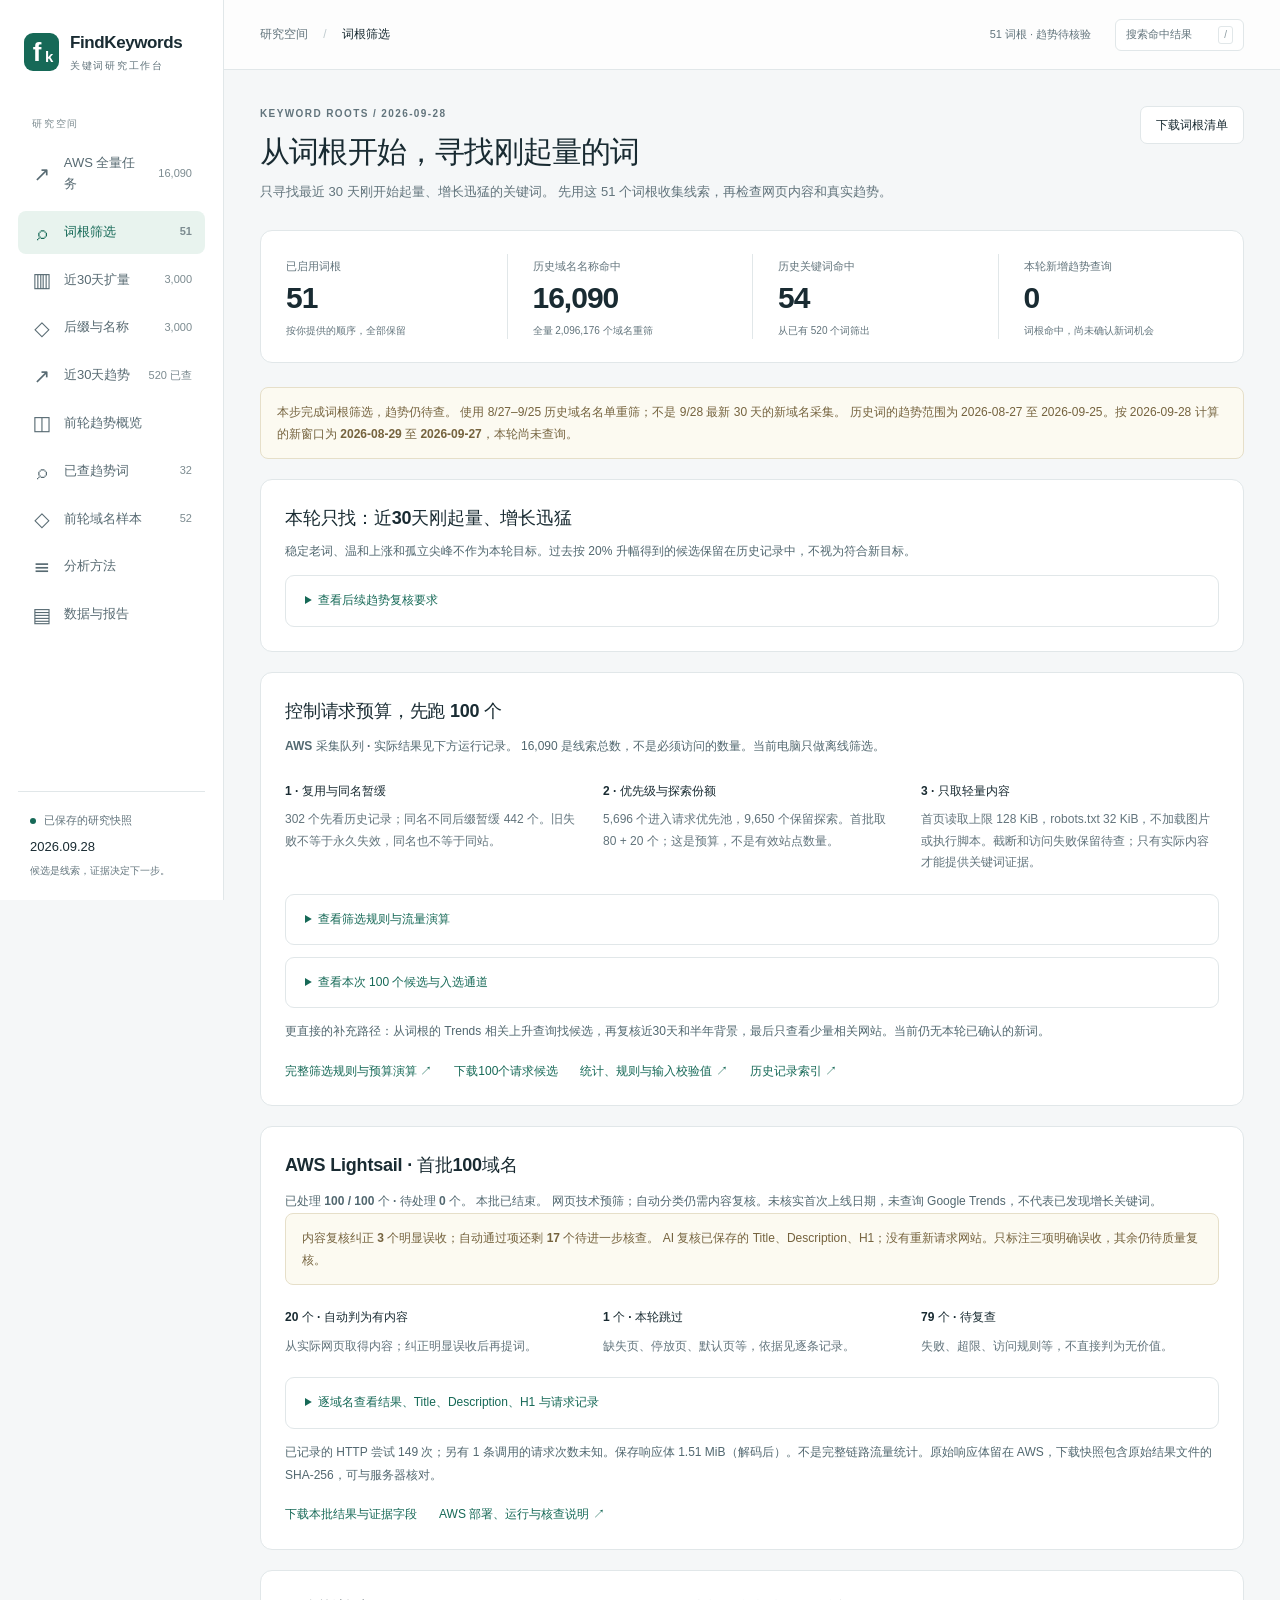
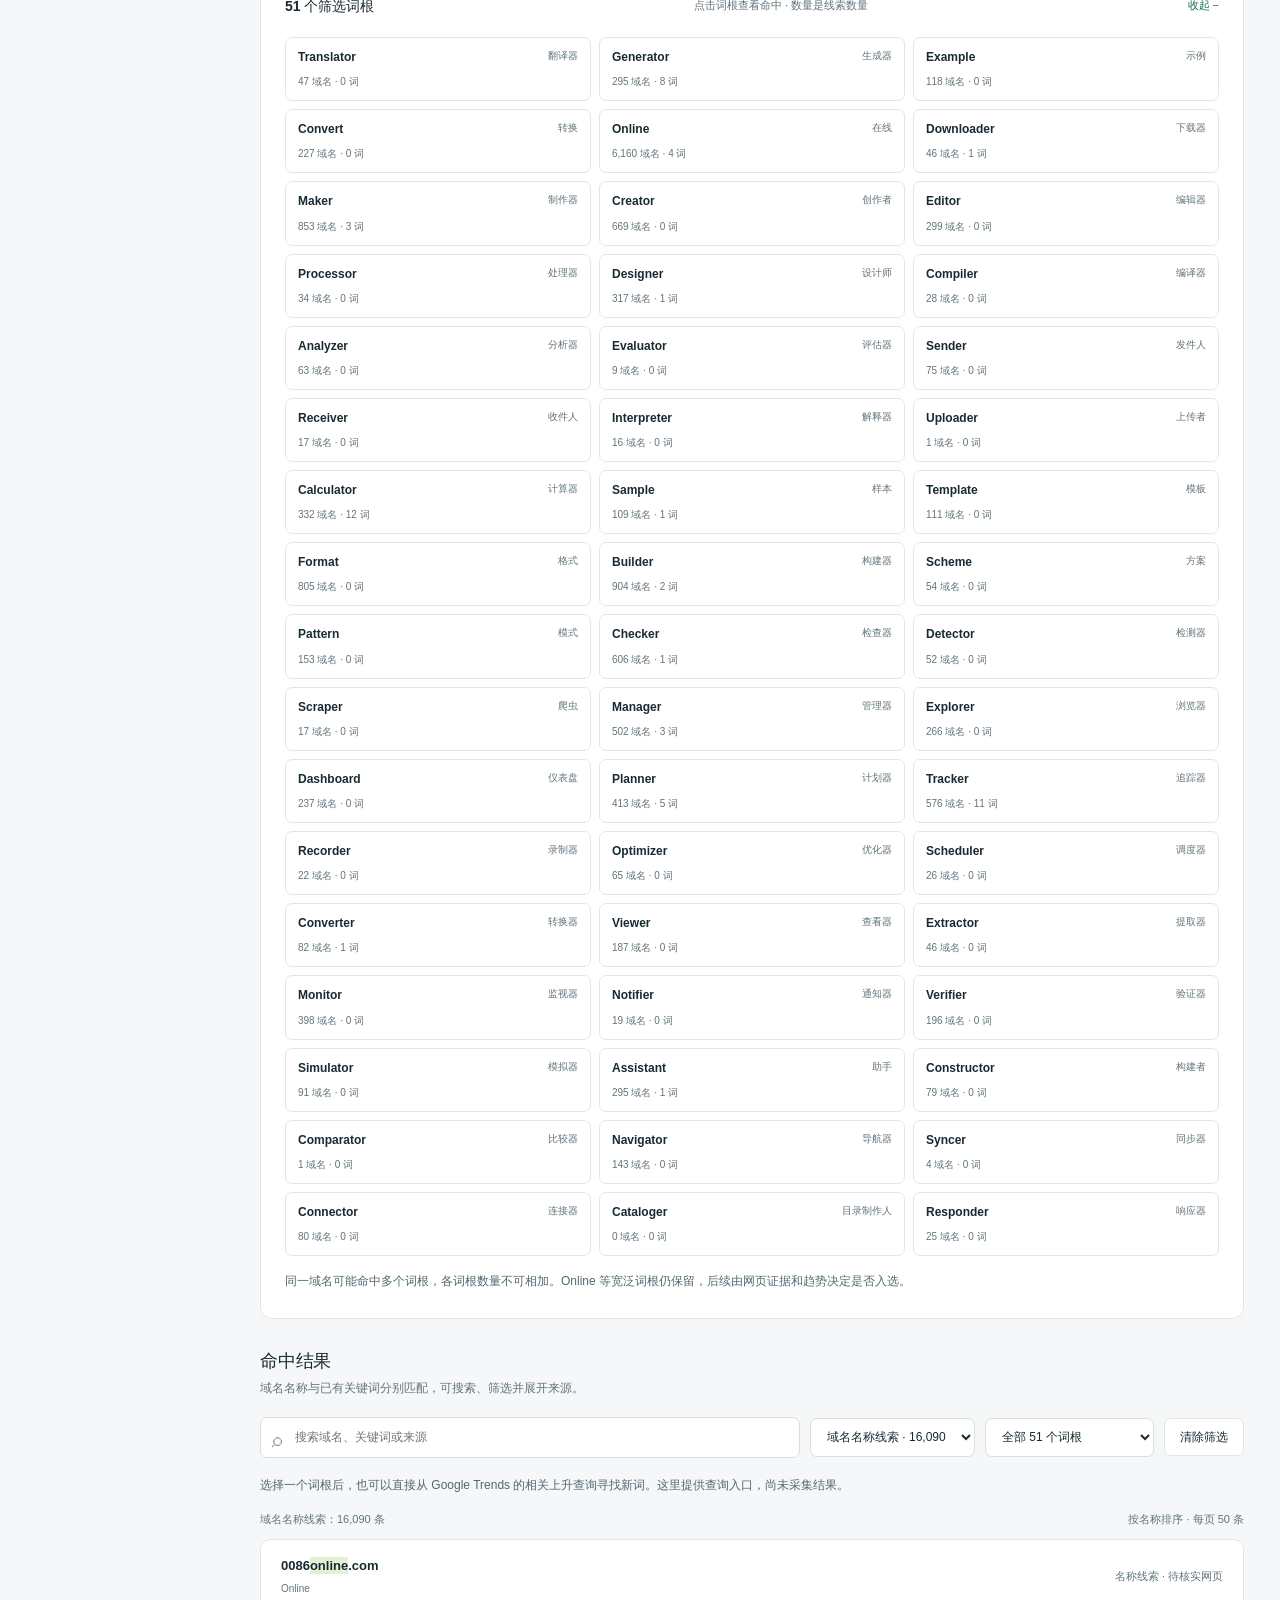
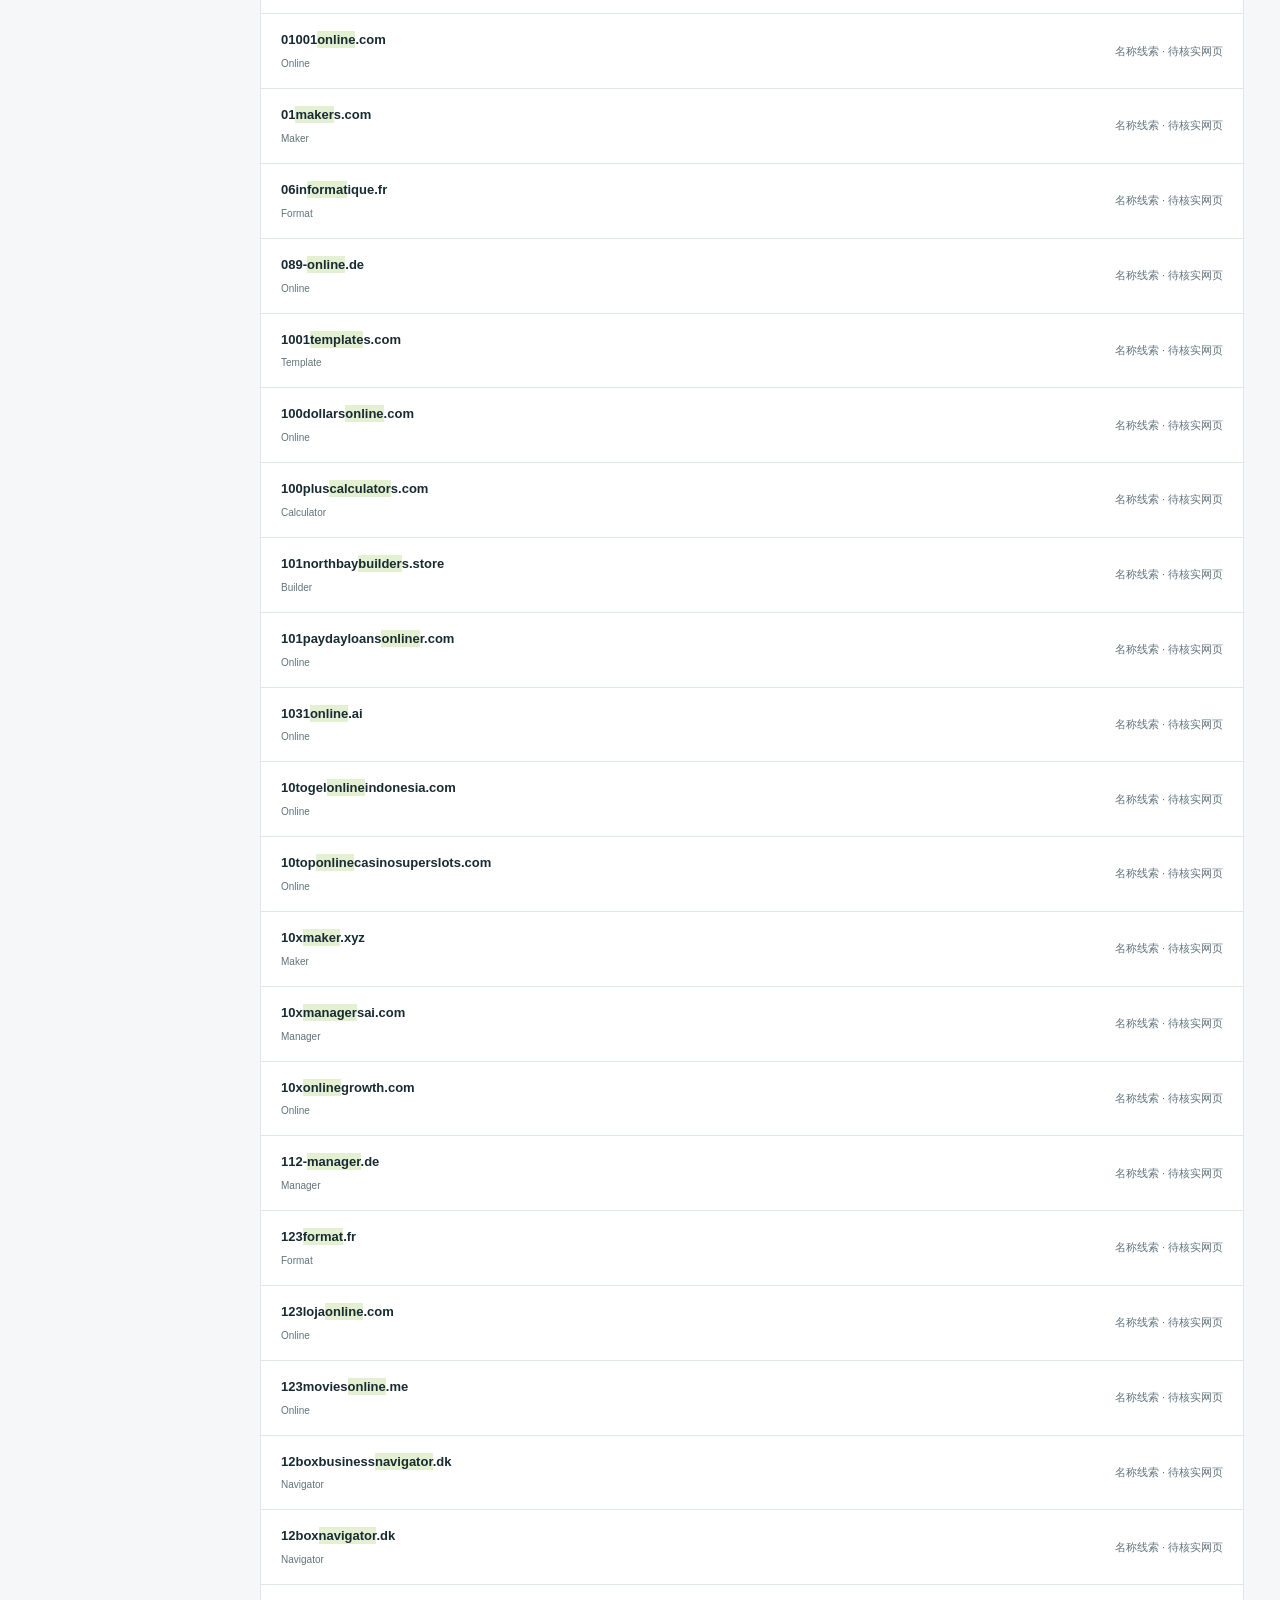
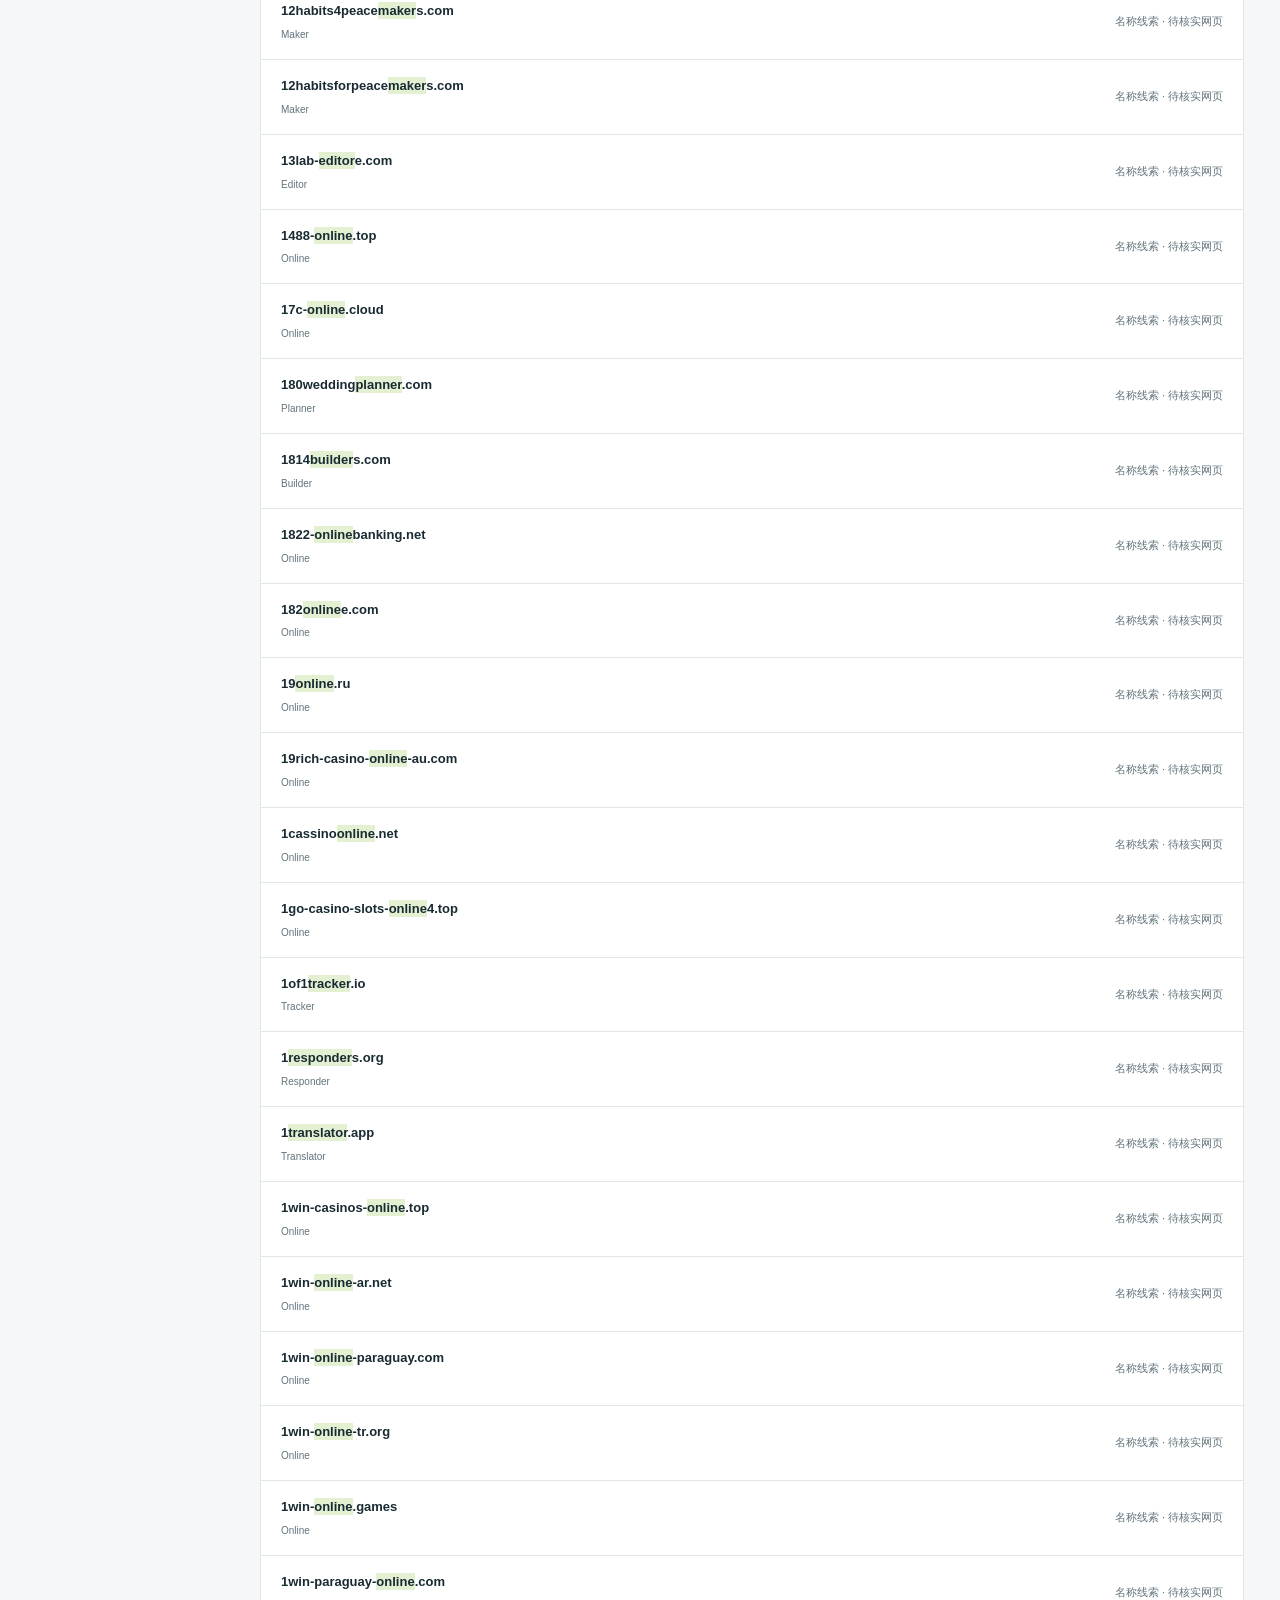
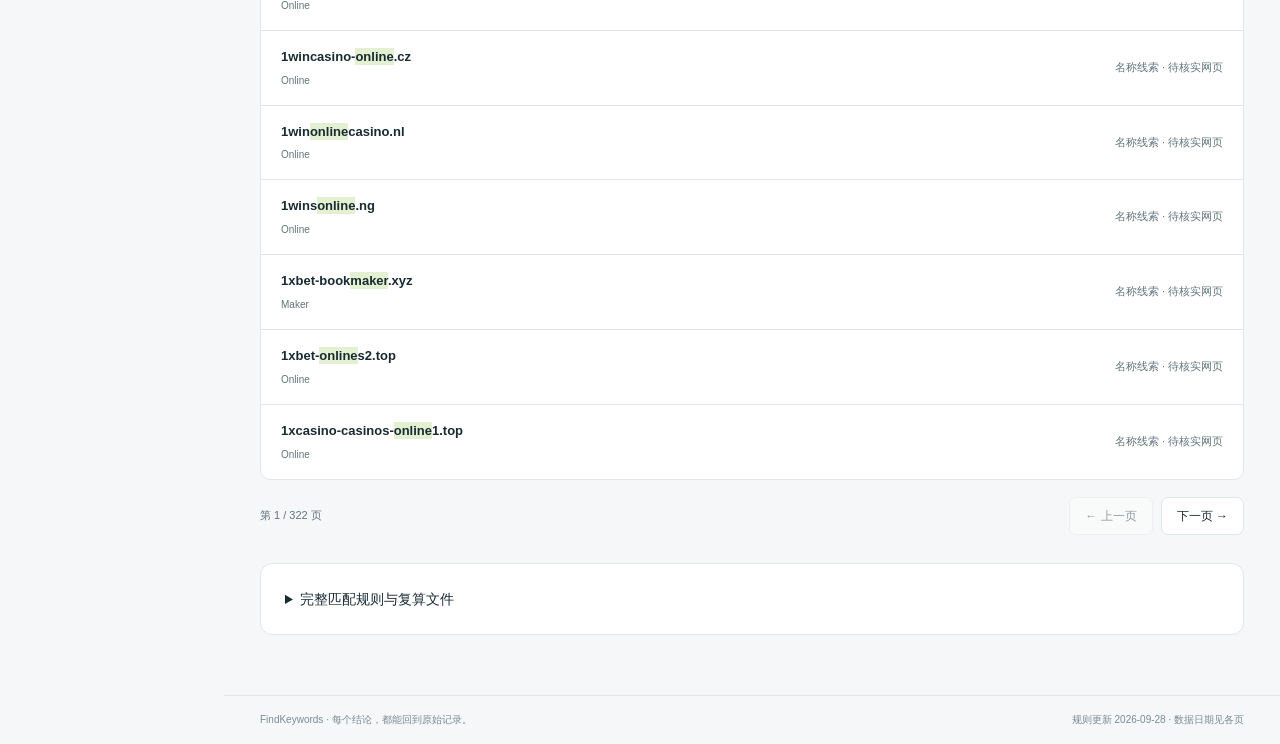
<file: site/index.html>
<!doctype html>
<html lang="zh-CN">
<head>
<meta charset="utf-8">
<meta name="viewport" content="width=device-width,initial-scale=1">
<meta name="description" content="从域名线索到关键词验证。查看筛选方法、真实趋势、量级试算与原始证据。">
<meta http-equiv="Content-Security-Policy" content="default-src 'self'; script-src 'self'; style-src 'self'; img-src 'self' data:; connect-src 'none'; object-src 'none'; base-uri 'self'; form-action 'none'">
<title>FindKeywords · 关键词研究工作台</title>
<link rel="stylesheet" href="styles.css">
<link rel="stylesheet" href="month.css">
<link rel="stylesheet" href="trends30.css">
<link rel="stylesheet" href="roots.css">
<script src="data.js" defer></script>
<script src="month-data.js" defer></script>
<script src="tld-data.js" defer></script>
<script src="trends30-data.js" defer></script>
<script src="roots-data.js" defer></script>
<script src="cost-plan.js" defer></script>
<script src="prescreen-results.js" defer></script>
<script src="tld.js" defer></script>
<script src="month.js" defer></script>
<script src="methods.js" defer></script>
<script src="trends30.js" defer></script>
<script src="roots.js" defer></script>
<script src="app.js" defer></script>
</head>
<body>
<a class="skip-link" href="#view">跳到主要内容</a>
<div class="app-shell">
<aside class="sidebar">
<a class="brand" href="#roots" aria-label="FindKeywords 首页"><span class="brand-mark">f<span>k</span></span><span>FindKeywords<small>关键词研究工作台</small></span></a>
<div class="nav-label">研究空间</div>
<nav aria-label="主导航">
<a href="full-run.html"><span class="nav-icon">↗</span>AWS 全量任务<span class="nav-count">16,090</span></a>
<a href="#roots" data-nav="roots"><span class="nav-icon">⌕</span>词根筛选<span class="nav-count" id="nav-roots">51</span></a>
<a href="#month" data-nav="month"><span class="nav-icon">▥</span>近30天扩量<span class="nav-count" id="nav-month">3,000</span></a>
<a href="#tld" data-nav="tld"><span class="nav-icon">◇</span>后缀与名称<span class="nav-count" id="nav-tld">待核验</span></a>
<a href="#trends30" data-nav="trends30"><span class="nav-icon">↗</span>近30天趋势<span class="nav-count" id="nav-trends30">整理中</span></a>
<a href="#overview" data-nav="overview"><span class="nav-icon">◫</span>前轮趋势概览</a>
<a href="#keywords" data-nav="keywords"><span class="nav-icon">⌕</span>已查趋势词<span class="nav-count" id="nav-keywords">32</span></a>
<a href="#domains" data-nav="domains"><span class="nav-icon">◇</span>前轮域名样本<span class="nav-count" id="nav-domains">52</span></a>
<a href="#methods" data-nav="methods"><span class="nav-icon">≡</span>分析方法</a>
<a href="#sources" data-nav="sources"><span class="nav-icon">▤</span>数据与报告</a>
</nav>
<div class="sidebar-bottom"><span class="snapshot-dot"></span> 已保存的研究快照<p id="sidebar-date">2026.09.26</p><small>候选是线索，证据决定下一步。</small></div>
</aside>
<div class="workspace">
<header class="topbar"><div class="breadcrumb">研究空间 <span>/</span> <strong id="page-name">研究概览</strong></div><div class="top-actions"><span class="market">美国 · 网页搜索</span><button class="quick-search" id="quick-search">搜索关键词 <kbd>/</kbd></button></div></header>
<main id="view" tabindex="-1"><div class="loading-state">正在整理已保存的研究记录…</div></main>
<footer class="app-footer"><span>FindKeywords · 每个结论，都能回到原始记录。</span><span id="footer-date"></span></footer>
</div>
</div>
<div id="toast" class="toast" role="status" aria-live="polite"></div>
<noscript><p class="notice">请启用 JavaScript，或打开 <a href="../reports/round2-2026-09-26.html">第二轮静态报告</a> 查看全部结果。</p></noscript>
</body>
</html>
</file>
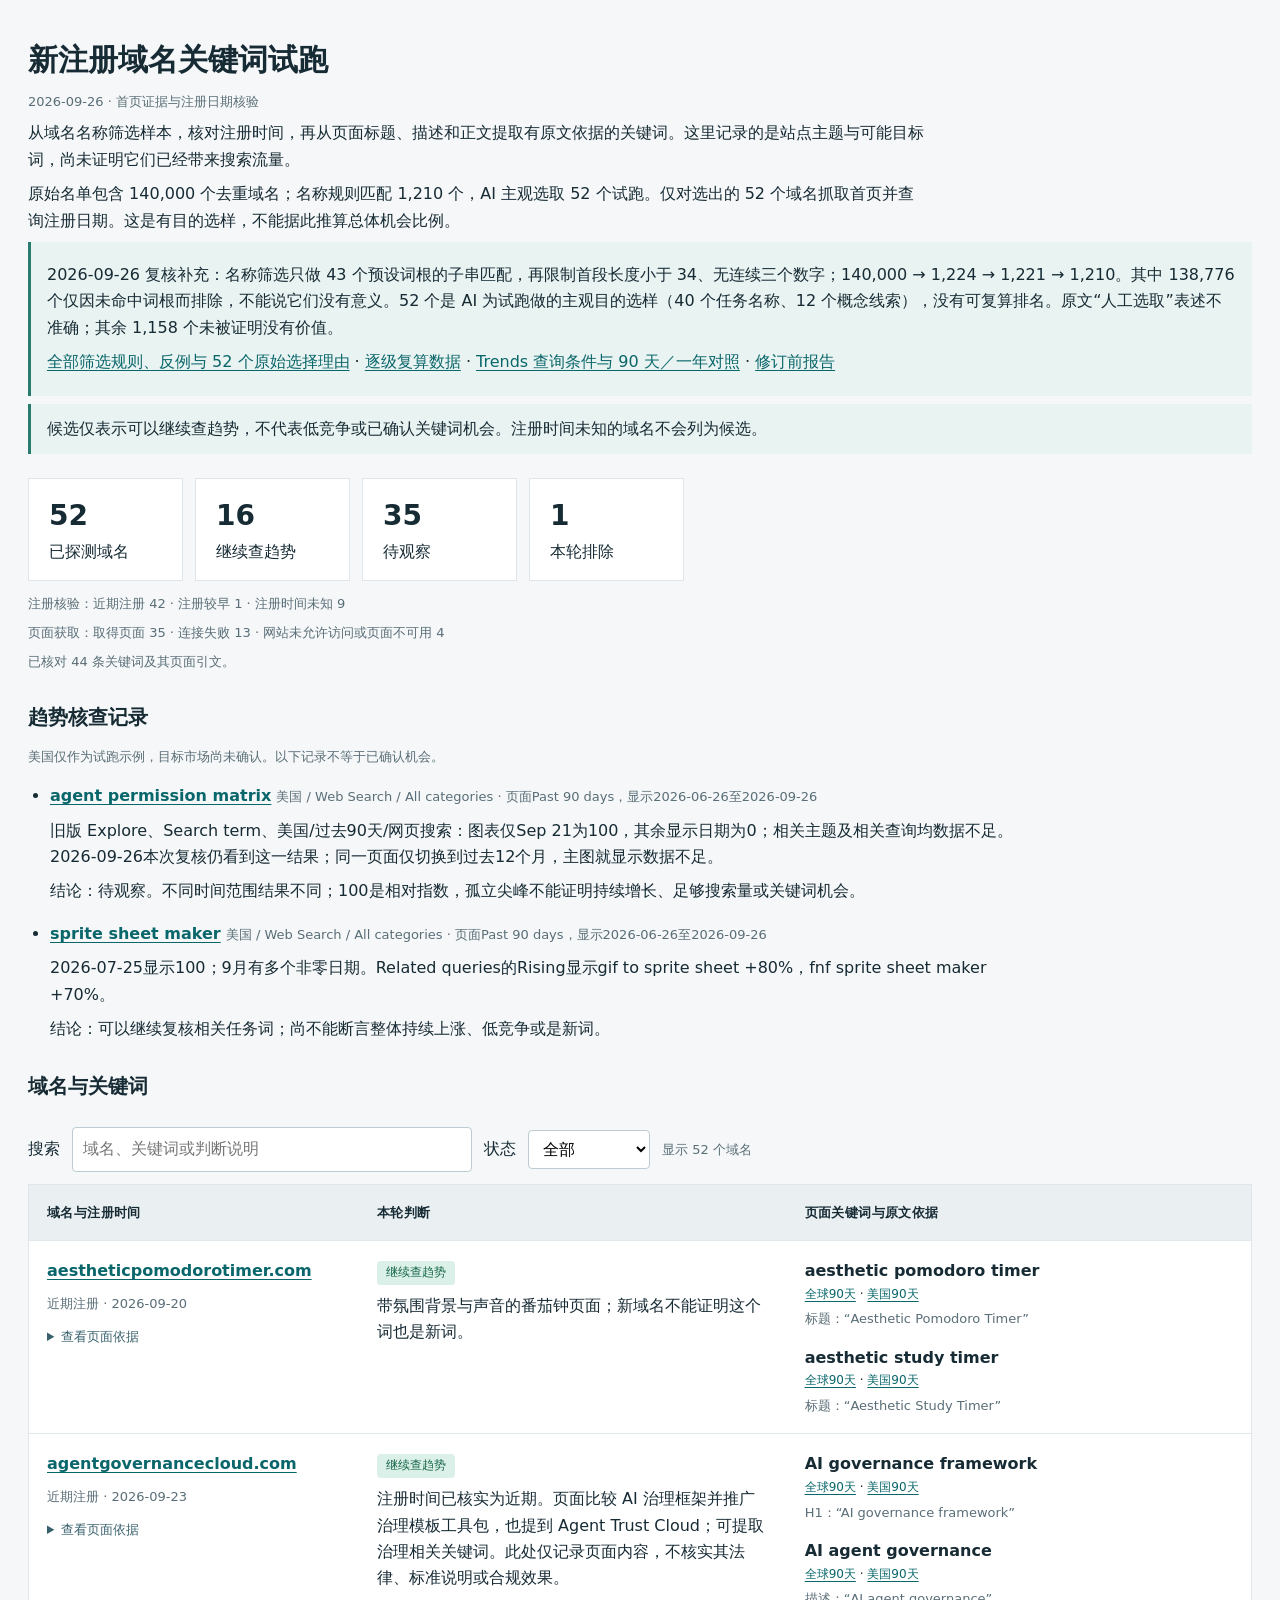
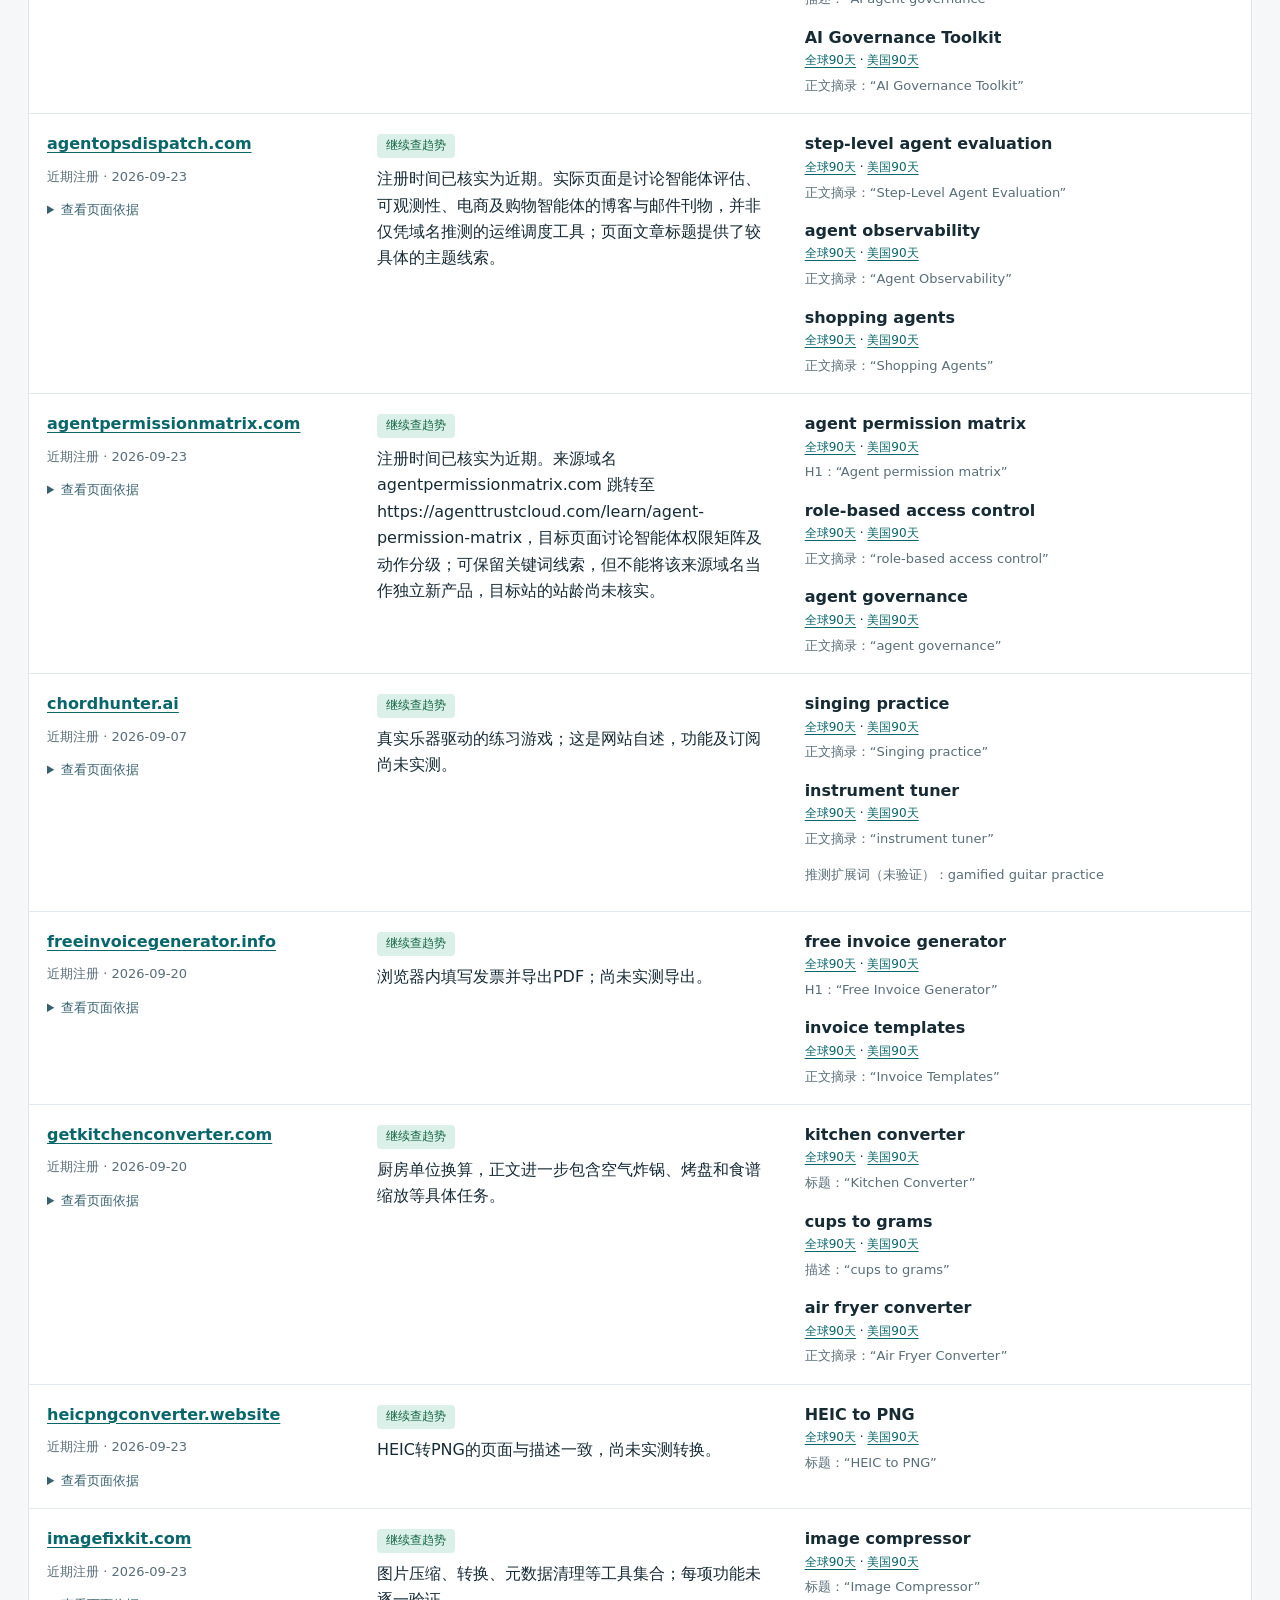
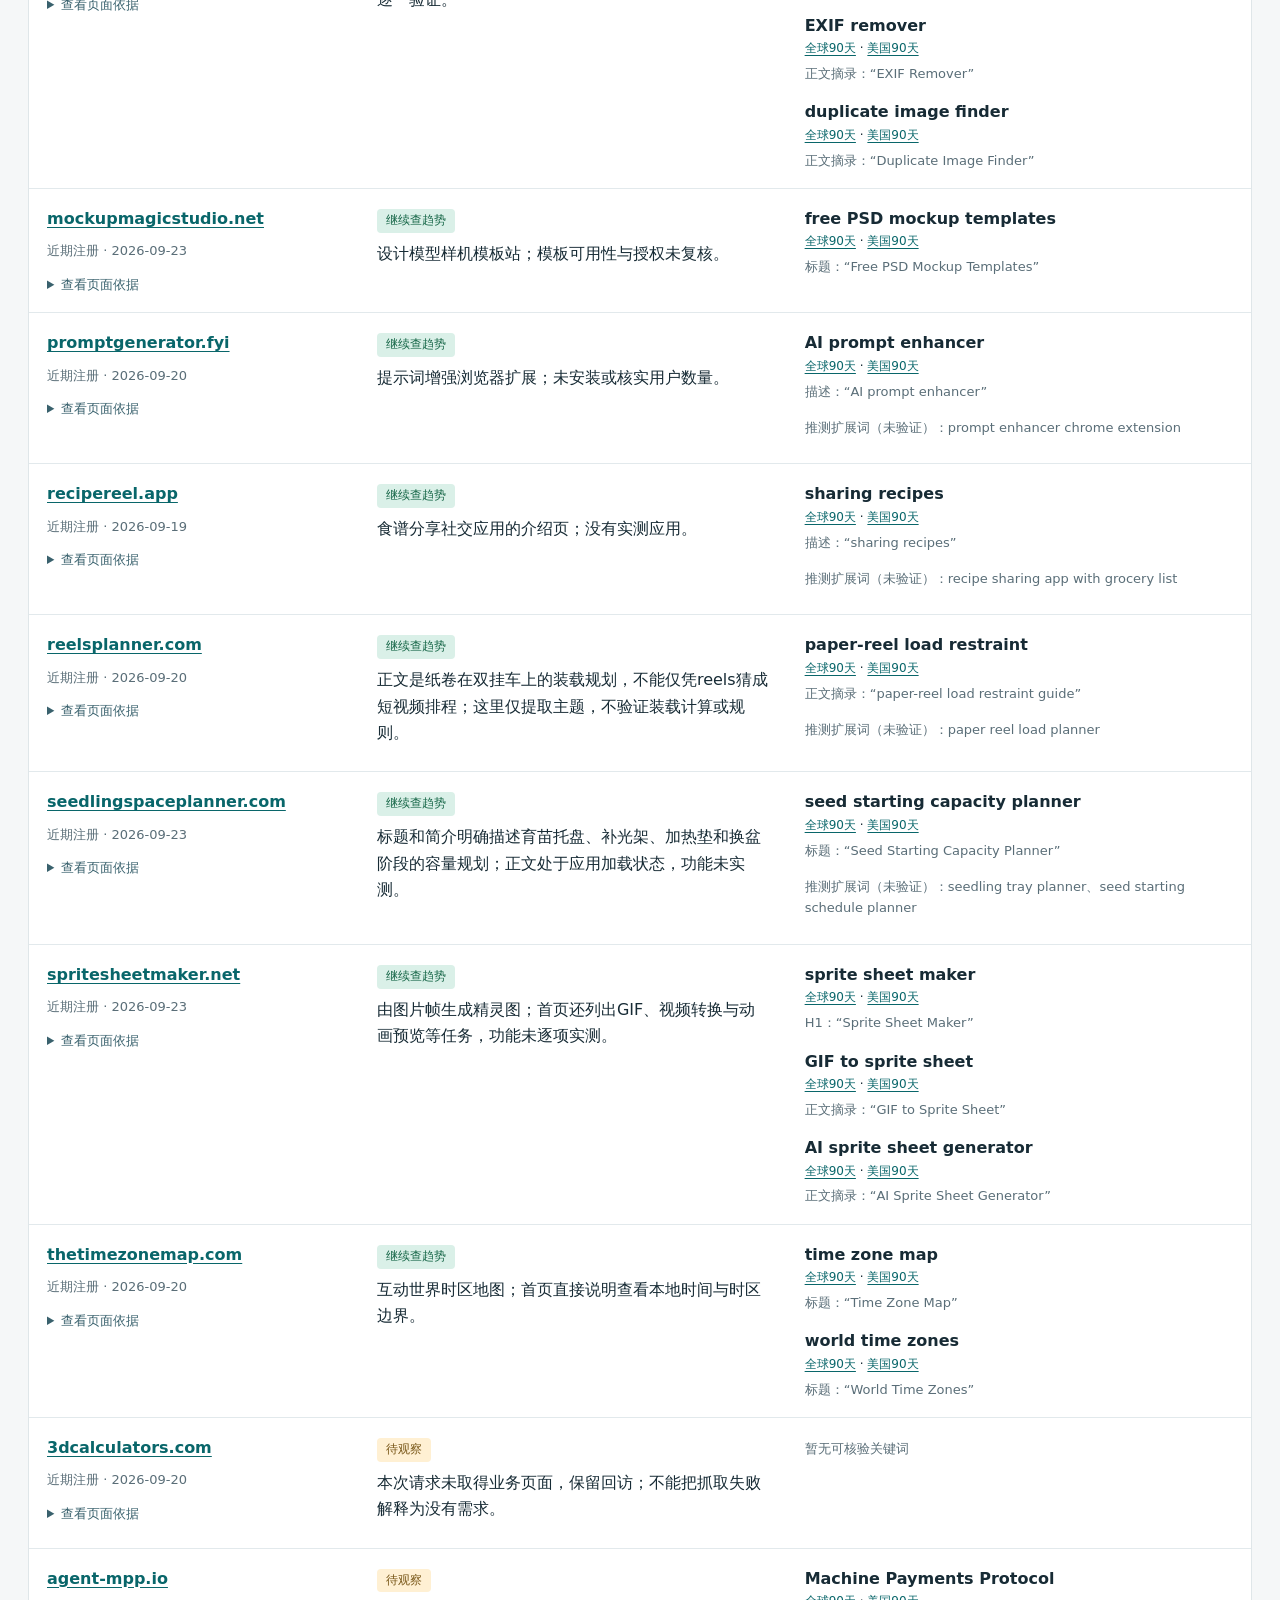
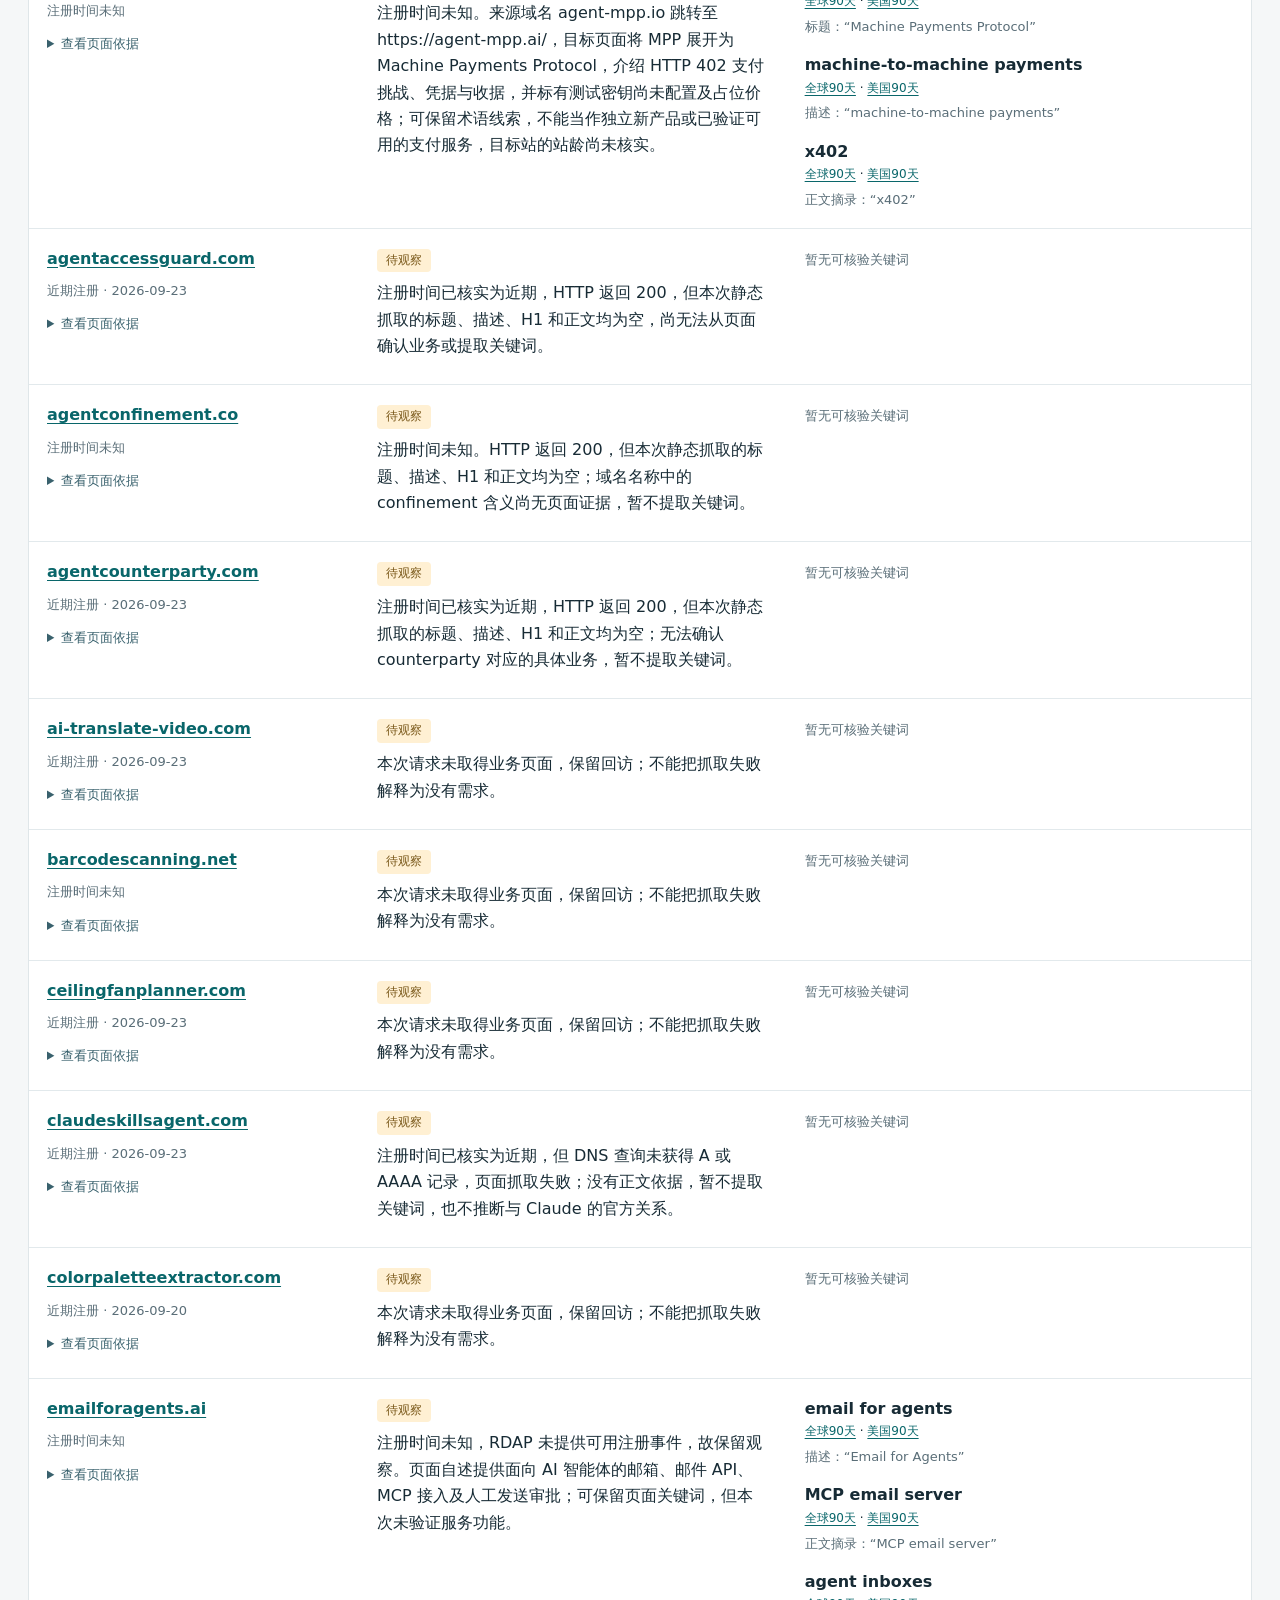
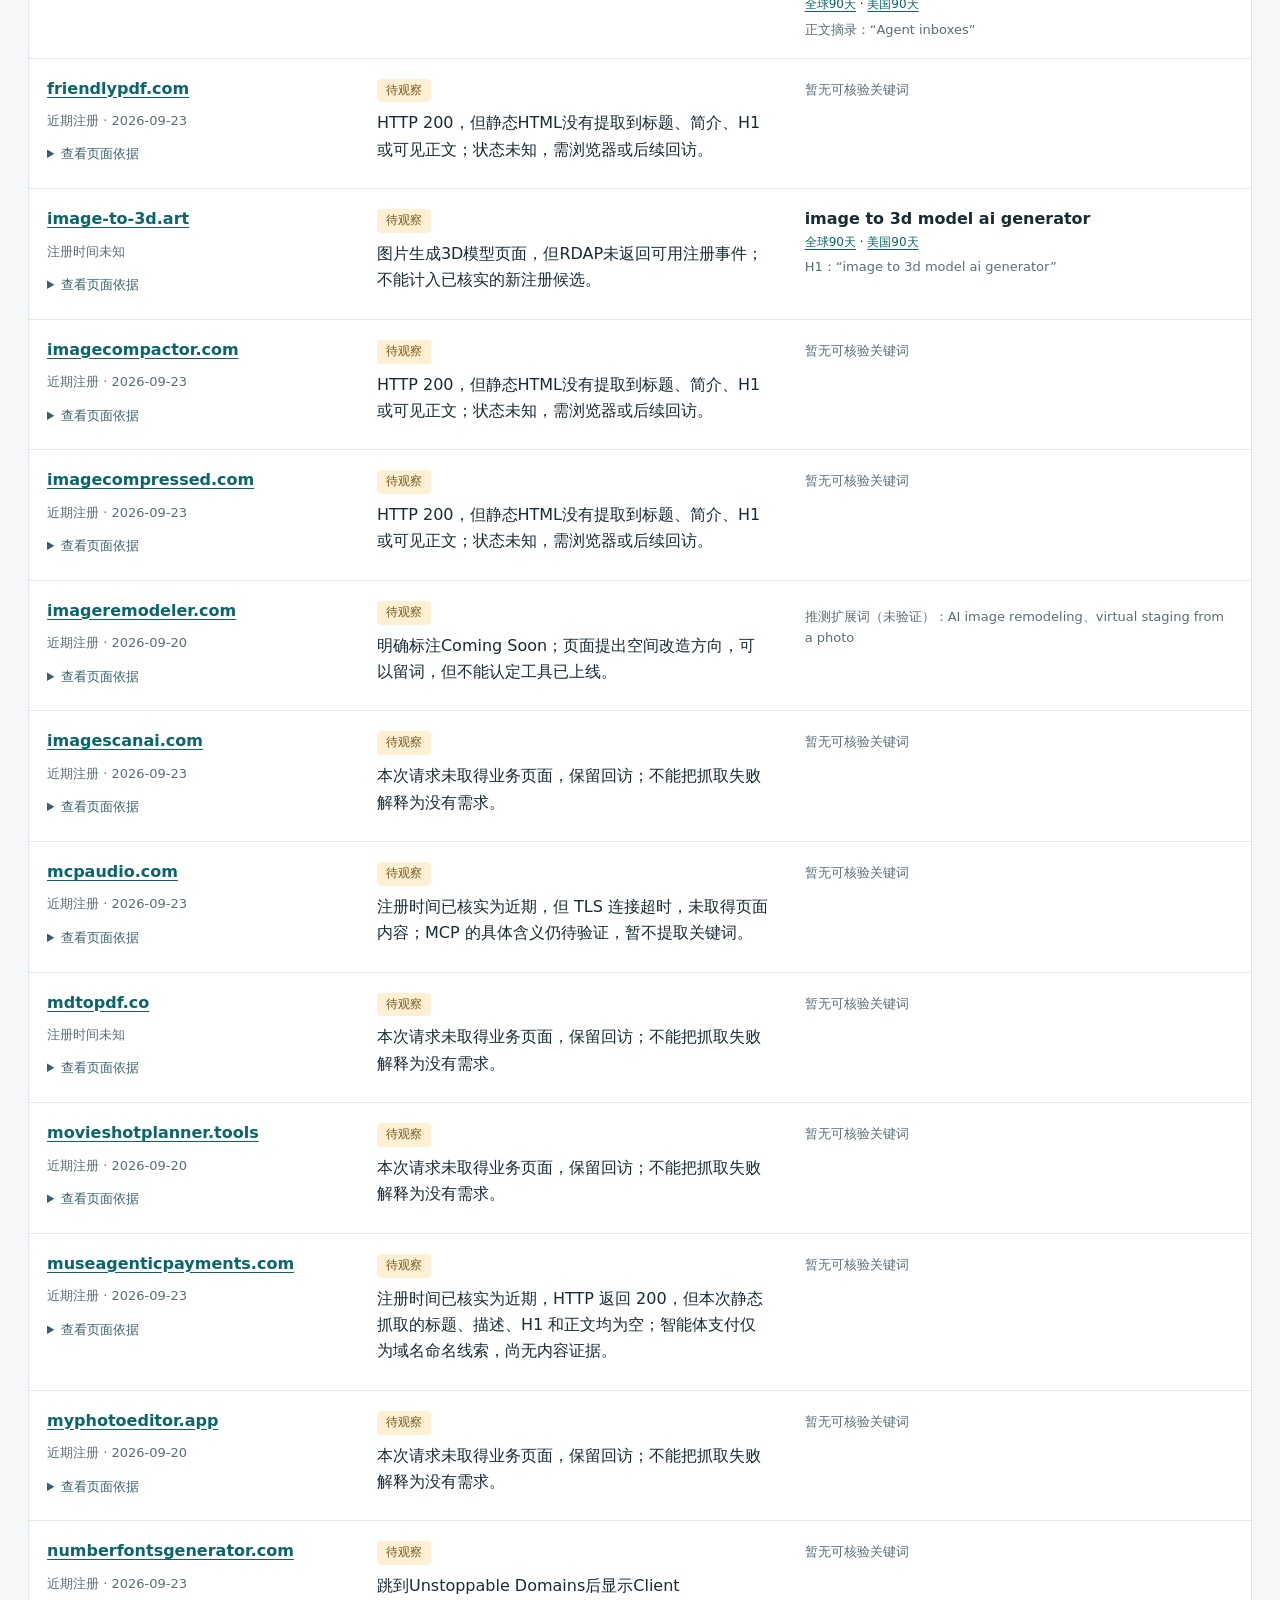
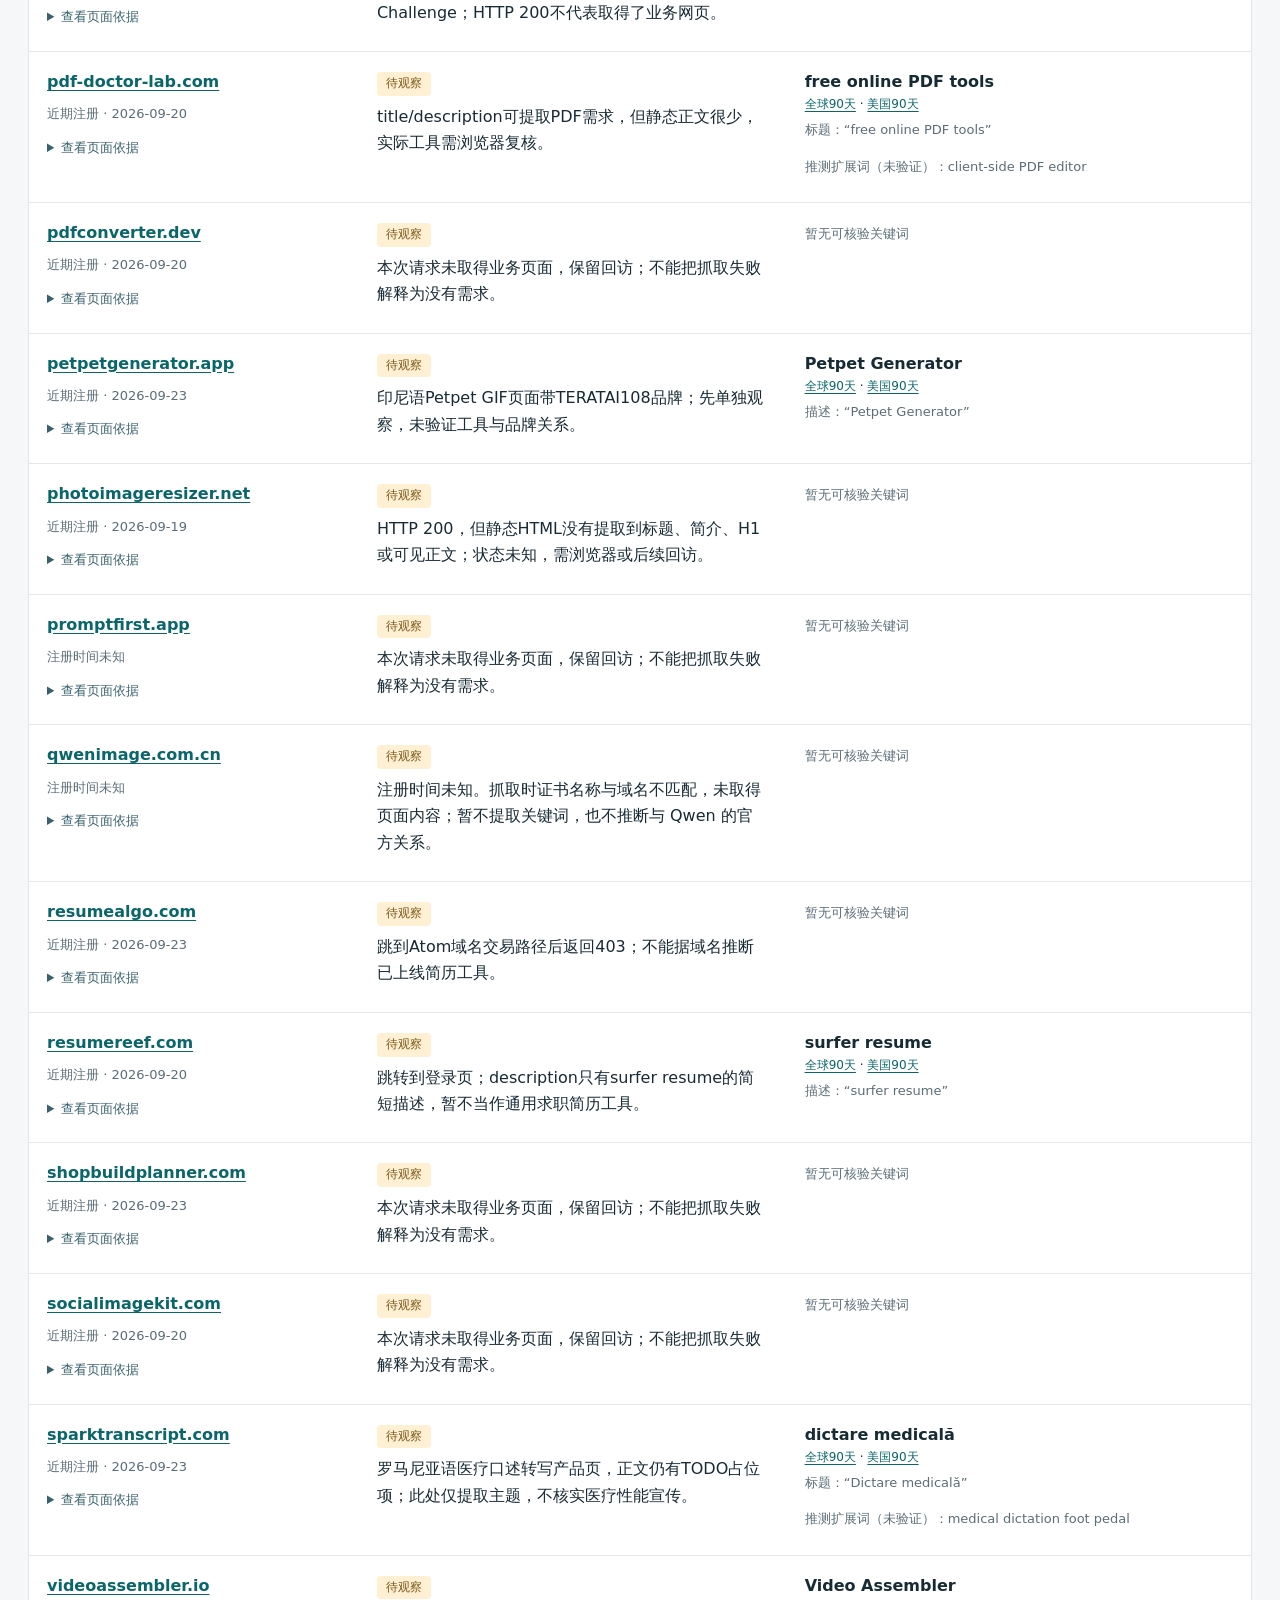
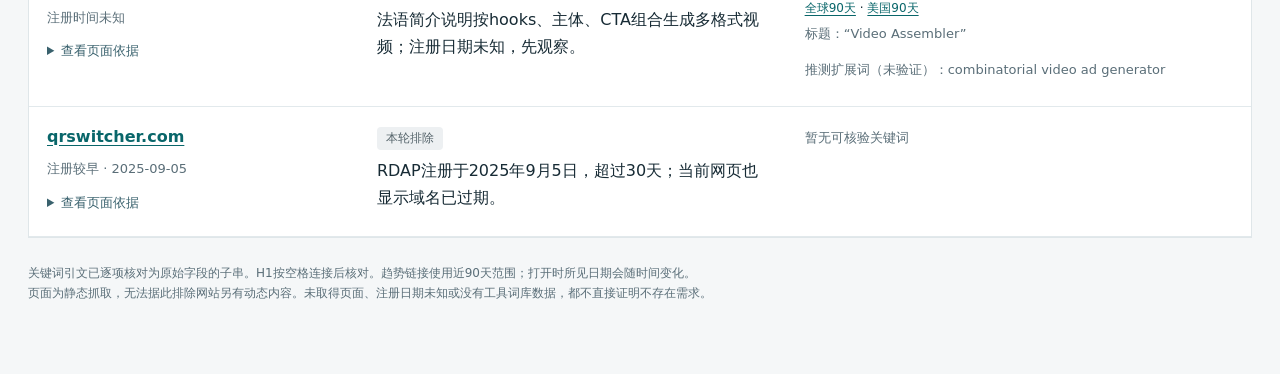
<file: reports/pilot-2026-09-26.html>
<!doctype html><html lang="zh-CN"><head><meta charset="utf-8">
<meta name="viewport" content="width=device-width, initial-scale=1">
<meta http-equiv="Content-Security-Policy" content="default-src 'none'; style-src 'unsafe-inline'; script-src 'unsafe-inline'; base-uri 'none'; form-action 'none'">
<title>新注册域名关键词试跑 · 2026-09-26</title>
<style>
:root{color-scheme:light;font-family:system-ui,-apple-system,"PingFang SC",sans-serif;color:#172b35;background:#f5f7f8}
*{box-sizing:border-box}body{margin:0;line-height:1.65}main{max-width:1440px;margin:auto;padding:40px 28px 70px}
h1{font-size:30px;line-height:1.3;margin:0 0 12px}h2{font-size:20px;margin:28px 0 12px}p{margin:8px 0}
a{color:#09666a;text-underline-offset:3px;overflow-wrap:anywhere}.intro{max-width:900px}.muted,small{color:#5a6e78;font-size:13px}
.note{padding:12px 16px;background:#e9f3f1;border-left:3px solid #287b6d}.metrics{display:flex;gap:12px;flex-wrap:wrap;margin:24px 0 12px}
.metric{padding:14px 20px;background:white;border:1px solid #dfe6e9;min-width:155px}.metric b{display:block;font-size:28px}
.filters{display:flex;align-items:center;gap:12px;flex-wrap:wrap;margin:24px 0 12px}input,select{font:inherit;padding:8px 10px;border:1px solid #bdccd2;background:white;border-radius:4px}input{width:min(400px,100%)}
.table-wrap{overflow-x:auto;background:white;border:1px solid #dfe6e9}table{border-collapse:collapse;width:100%;table-layout:fixed;min-width:850px}th{text-align:left;background:#eaf0f2;font-size:13px;letter-spacing:.03em}th,td{padding:17px 18px;vertical-align:top;border-bottom:1px solid #e2e9ec}th:nth-child(1){width:27%}th:nth-child(2){width:35%}th:nth-child(3){width:38%}
.domain{font-weight:650;overflow-wrap:anywhere}.badge{display:inline-block;padding:2px 9px;border-radius:4px;font-size:12px;background:#edf0f2;color:#46555c}.candidate{background:#daf0e8;color:#176748}.observe{background:#fff0d3;color:#775516}.exclude{background:#edf0f2;color:#54636a}
.keyword{margin-bottom:15px}.keyword:last-child{margin:0}.keyword strong{font-weight:650}.links{display:block;font-size:12px}.keyword small{display:block;margin-top:4px}q{quotes:"“" "”"}.checks{padding-left:22px;max-width:1000px}.checks li{margin:16px 0}
summary{cursor:pointer;color:#39616d;font-size:13px}details{margin-top:12px}dl{font-size:12px;overflow-wrap:anywhere}dt{font-weight:650;margin-top:10px}dd{margin:3px 0 0;color:#526771}footer{margin-top:26px;font-size:12px;color:#5a6e78}[hidden]{display:none!important}
@media(max-width:700px){main{padding:25px 14px}h1{font-size:25px}.metric{flex:1;min-width:130px;padding:10px 14px}}
</style></head><body><main>
<header><h1>新注册域名关键词试跑</h1><p class="muted">2026-09-26 · 首页证据与注册日期核验</p>
<p class="intro">从域名名称筛选样本，核对注册时间，再从页面标题、描述和正文提取有原文依据的关键词。这里记录的是站点主题与可能目标词，尚未证明它们已经带来搜索流量。</p>
<p class="intro">原始名单包含 140,000 个去重域名；名称规则匹配 1,210 个，AI 主观选取 52 个试跑。仅对选出的 52 个域名抓取首页并查询注册日期。这是有目的选样，不能据此推算总体机会比例。</p>
<div class="note"><p>2026-09-26 复核补充：名称筛选只做 43 个预设词根的子串匹配，再限制首段长度小于 34、无连续三个数字；140,000 → 1,224 → 1,221 → 1,210。其中 138,776 个仅因未命中词根而排除，不能说它们没有意义。52 个是 AI 为试跑做的主观目的选样（40 个任务名称、12 个概念线索），没有可复算排名。原文“人工选取”表述不准确；其余 1,158 个未被证明没有价值。</p><p><a href="screening-audit-2026-09-26.md">全部筛选规则、反例与 52 个原始选择理由</a> · <a href="screening-audit-data-2026-09-26.json">逐级复算数据</a> · <a href="trends-audit-2026-09-26.md">Trends 查询条件与 90 天／一年对照</a> · <a href="evidence/pilot-before-audit-2026-09-26.html">修订前报告</a></p></div>
<p class="note">候选仅表示可以继续查趋势，不代表低竞争或已确认关键词机会。注册时间未知的域名不会列为候选。</p></header>
<div class="metrics"><div class="metric"><b>52</b>已探测域名</div><div class="metric"><b>16</b>继续查趋势</div><div class="metric"><b>35</b>待观察</div><div class="metric"><b>1</b>本轮排除</div></div>
<p class="muted">注册核验：近期注册 42 · 注册较早 1 · 注册时间未知 9</p><p class="muted">页面获取：取得页面 35 · 连接失败 13 · 网站未允许访问或页面不可用 4</p>
<p class="muted">已核对 44 条关键词及其页面引文。</p>
<h2>趋势核查记录</h2><p class="muted">美国仅作为试跑示例，目标市场尚未确认。以下记录不等于已确认机会。</p><ul class="checks"><li><strong><a href="https://trends.google.com/trends/explore?date=today%203-m&amp;geo=US&amp;q=agent%20permission%20matrix&amp;hl=en" target="_blank" rel="noopener noreferrer">agent permission matrix</a></strong>
<span class="muted">美国 / Web Search / All categories · 页面Past 90 days，显示2026-06-26至2026-09-26</span>
<p>旧版 Explore、Search term、美国/过去90天/网页搜索：图表仅Sep 21为100，其余显示日期为0；相关主题及相关查询均数据不足。2026-09-26本次复核仍看到这一结果；同一页面仅切换到过去12个月，主图就显示数据不足。</p><p>结论：待观察。不同时间范围结果不同；100是相对指数，孤立尖峰不能证明持续增长、足够搜索量或关键词机会。</p></li><li><strong><a href="https://trends.google.com/trends/explore?date=today%203-m&amp;geo=US&amp;q=sprite%20sheet%20maker&amp;hl=en" target="_blank" rel="noopener noreferrer">sprite sheet maker</a></strong>
<span class="muted">美国 / Web Search / All categories · 页面Past 90 days，显示2026-06-26至2026-09-26</span>
<p>2026-07-25显示100；9月有多个非零日期。Related queries的Rising显示gif to sprite sheet +80%，fnf sprite sheet maker +70%。</p><p>结论：可以继续复核相关任务词；尚不能断言整体持续上涨、低竞争或是新词。</p></li></ul>
<h2>域名与关键词</h2><div class="filters"><label for="search">搜索</label><input id="search" type="search" placeholder="域名、关键词或判断说明" autocomplete="off">
<label for="decision">状态</label><select id="decision"><option value="all">全部</option><option value="candidate">继续查趋势</option><option value="observe">待观察</option><option value="exclude">本轮排除</option></select>
<span id="shown" class="muted" aria-live="polite">显示 52 个域名</span></div>
<div class="table-wrap"><table><thead><tr><th>域名与注册时间</th><th>本轮判断</th><th>页面关键词与原文依据</th></tr></thead><tbody><tr data-decision="candidate" data-search="aestheticpomodorotimer.com 带氛围背景与声音的番茄钟页面；新域名不能证明这个词也是新词。 content aesthetic pomodoro timer | best free aesthetic study timer online aesthetic pomodoro timer aesthetic study timer">
<td><div class="domain"><a href="https://aestheticpomodorotimer.com/" target="_blank" rel="noopener noreferrer">aestheticpomodorotimer.com</a></div>
<p class="muted">近期注册 · 2026-09-20</p>
<details><summary>查看页面依据</summary><dl><dt>标题</dt><dd>Aesthetic Pomodoro Timer | Best Free Aesthetic Study Timer Online</dd><dt>描述</dt><dd>The best aesthetic pomodoro timer for peaceful study and deep work. Scenic landscapes, procedural lofi audio, dark mode circle glow, and focus tracking with no login.</dd><dt>分享描述</dt><dd>The best aesthetic pomodoro timer for peaceful study and deep work. Scenic landscapes, procedural lofi audio, dark mode circle glow, and focus tracking with no login.</dd><dt>H1</dt><dd>Aesthetic Pomodoro Timer | Zero-Friction Flow &amp; Calm Focus Aesthetic Pomodoro Timer for Calm Study &amp; Deep Flow</dd><dt>访问结果</dt><dd>取得页面 · HTTP 200</dd><dt>实际页面</dt><dd><a href="https://aestheticpomodorotimer.com/" target="_blank" rel="noopener noreferrer">https://aestheticpomodorotimer.com/</a></dd><dt>注册日期来源</dt><dd><a href="https://rdap.verisign.com/com/v1/domain/aestheticpomodorotimer.com" target="_blank" rel="noopener noreferrer">RDAP记录</a></dd></dl></details></td>
<td><span class="badge candidate">继续查趋势</span><p>带氛围背景与声音的番茄钟页面；新域名不能证明这个词也是新词。</p>
</td>
<td><div class="keyword"><strong>aesthetic pomodoro timer</strong>
<span class="links"><a href="https://trends.google.com/trends/explore?date=today%203-m&amp;geo=&amp;q=aesthetic%20pomodoro%20timer&amp;hl=zh-CN" target="_blank" rel="noopener noreferrer">全球90天</a> · <a href="https://trends.google.com/trends/explore?date=today%203-m&amp;geo=US&amp;q=aesthetic%20pomodoro%20timer&amp;hl=zh-CN" target="_blank" rel="noopener noreferrer">美国90天</a></span>
<small>标题：<q>Aesthetic Pomodoro Timer</q></small></div><div class="keyword"><strong>aesthetic study timer</strong>
<span class="links"><a href="https://trends.google.com/trends/explore?date=today%203-m&amp;geo=&amp;q=aesthetic%20study%20timer&amp;hl=zh-CN" target="_blank" rel="noopener noreferrer">全球90天</a> · <a href="https://trends.google.com/trends/explore?date=today%203-m&amp;geo=US&amp;q=aesthetic%20study%20timer&amp;hl=zh-CN" target="_blank" rel="noopener noreferrer">美国90天</a></span>
<small>标题：<q>Aesthetic Study Timer</q></small></div></td></tr><tr data-decision="candidate" data-search="agentgovernancecloud.com 注册时间已核实为近期。页面比较 ai 治理框架并推广治理模板工具包，也提到 agent trust cloud；可提取治理相关关键词。此处仅记录页面内容，不核实其法律、标准说明或合规效果。 content ai governance framework: eu ai act vs nist ai rmf vs iso/iec 42001, and where to start ai governance framework ai agent governance ai governance toolkit">
<td><div class="domain"><a href="https://agentgovernancecloud.com/" target="_blank" rel="noopener noreferrer">agentgovernancecloud.com</a></div>
<p class="muted">近期注册 · 2026-09-23</p>
<details><summary>查看页面依据</summary><dl><dt>标题</dt><dd>AI Governance Framework: EU AI Act vs NIST AI RMF vs ISO/IEC 42001, and where to start</dd><dt>描述</dt><dd>Compare the three AI governance frameworks that matter (EU AI Act, NIST AI RMF, ISO/IEC 42001), see what AI agent governance adds, and get the templates to put them in place, from $199.</dd><dt>分享描述</dt><dd>—</dd><dt>H1</dt><dd>AI governance framework: what applies to you, and where to start</dd><dt>访问结果</dt><dd>取得页面 · HTTP 200</dd><dt>实际页面</dt><dd><a href="https://agentgovernancecloud.com/" target="_blank" rel="noopener noreferrer">https://agentgovernancecloud.com/</a></dd><dt>注册日期来源</dt><dd><a href="https://rdap.verisign.com/com/v1/domain/agentgovernancecloud.com" target="_blank" rel="noopener noreferrer">RDAP记录</a></dd></dl></details></td>
<td><span class="badge candidate">继续查趋势</span><p>注册时间已核实为近期。页面比较 AI 治理框架并推广治理模板工具包，也提到 Agent Trust Cloud；可提取治理相关关键词。此处仅记录页面内容，不核实其法律、标准说明或合规效果。</p>
</td>
<td><div class="keyword"><strong>AI governance framework</strong>
<span class="links"><a href="https://trends.google.com/trends/explore?date=today%203-m&amp;geo=&amp;q=AI%20governance%20framework&amp;hl=zh-CN" target="_blank" rel="noopener noreferrer">全球90天</a> · <a href="https://trends.google.com/trends/explore?date=today%203-m&amp;geo=US&amp;q=AI%20governance%20framework&amp;hl=zh-CN" target="_blank" rel="noopener noreferrer">美国90天</a></span>
<small>H1：<q>AI governance framework</q></small></div><div class="keyword"><strong>AI agent governance</strong>
<span class="links"><a href="https://trends.google.com/trends/explore?date=today%203-m&amp;geo=&amp;q=AI%20agent%20governance&amp;hl=zh-CN" target="_blank" rel="noopener noreferrer">全球90天</a> · <a href="https://trends.google.com/trends/explore?date=today%203-m&amp;geo=US&amp;q=AI%20agent%20governance&amp;hl=zh-CN" target="_blank" rel="noopener noreferrer">美国90天</a></span>
<small>描述：<q>AI agent governance</q></small></div><div class="keyword"><strong>AI Governance Toolkit</strong>
<span class="links"><a href="https://trends.google.com/trends/explore?date=today%203-m&amp;geo=&amp;q=AI%20Governance%20Toolkit&amp;hl=zh-CN" target="_blank" rel="noopener noreferrer">全球90天</a> · <a href="https://trends.google.com/trends/explore?date=today%203-m&amp;geo=US&amp;q=AI%20Governance%20Toolkit&amp;hl=zh-CN" target="_blank" rel="noopener noreferrer">美国90天</a></span>
<small>正文摘录：<q>AI Governance Toolkit</q></small></div></td></tr><tr data-decision="candidate" data-search="agentopsdispatch.com 注册时间已核实为近期。实际页面是讨论智能体评估、可观测性、电商及购物智能体的博客与邮件刊物，并非仅凭域名推测的运维调度工具；页面文章标题提供了较具体的主题线索。 content agentops dispatch step-level agent evaluation agent observability shopping agents">
<td><div class="domain"><a href="https://agentopsdispatch.com/" target="_blank" rel="noopener noreferrer">agentopsdispatch.com</a></div>
<p class="muted">近期注册 · 2026-09-23</p>
<details><summary>查看页面依据</summary><dl><dt>标题</dt><dd>AgentOps Dispatch</dd><dt>描述</dt><dd>A blog and newsletter on AI agent evaluation methodology and benchmarking and E-commerce and shopping agent capabilities.</dd><dt>分享描述</dt><dd>A blog and newsletter on AI agent evaluation methodology and benchmarking and E-commerce and shopping agent capabilities.</dd><dt>H1</dt><dd>AgentOps Dispatch</dd><dt>访问结果</dt><dd>取得页面 · HTTP 200</dd><dt>实际页面</dt><dd><a href="https://agentopsdispatch.com/" target="_blank" rel="noopener noreferrer">https://agentopsdispatch.com/</a></dd><dt>注册日期来源</dt><dd><a href="https://rdap.verisign.com/com/v1/domain/agentopsdispatch.com" target="_blank" rel="noopener noreferrer">RDAP记录</a></dd></dl></details></td>
<td><span class="badge candidate">继续查趋势</span><p>注册时间已核实为近期。实际页面是讨论智能体评估、可观测性、电商及购物智能体的博客与邮件刊物，并非仅凭域名推测的运维调度工具；页面文章标题提供了较具体的主题线索。</p>
</td>
<td><div class="keyword"><strong>step-level agent evaluation</strong>
<span class="links"><a href="https://trends.google.com/trends/explore?date=today%203-m&amp;geo=&amp;q=step-level%20agent%20evaluation&amp;hl=zh-CN" target="_blank" rel="noopener noreferrer">全球90天</a> · <a href="https://trends.google.com/trends/explore?date=today%203-m&amp;geo=US&amp;q=step-level%20agent%20evaluation&amp;hl=zh-CN" target="_blank" rel="noopener noreferrer">美国90天</a></span>
<small>正文摘录：<q>Step-Level Agent Evaluation</q></small></div><div class="keyword"><strong>agent observability</strong>
<span class="links"><a href="https://trends.google.com/trends/explore?date=today%203-m&amp;geo=&amp;q=agent%20observability&amp;hl=zh-CN" target="_blank" rel="noopener noreferrer">全球90天</a> · <a href="https://trends.google.com/trends/explore?date=today%203-m&amp;geo=US&amp;q=agent%20observability&amp;hl=zh-CN" target="_blank" rel="noopener noreferrer">美国90天</a></span>
<small>正文摘录：<q>Agent Observability</q></small></div><div class="keyword"><strong>shopping agents</strong>
<span class="links"><a href="https://trends.google.com/trends/explore?date=today%203-m&amp;geo=&amp;q=shopping%20agents&amp;hl=zh-CN" target="_blank" rel="noopener noreferrer">全球90天</a> · <a href="https://trends.google.com/trends/explore?date=today%203-m&amp;geo=US&amp;q=shopping%20agents&amp;hl=zh-CN" target="_blank" rel="noopener noreferrer">美国90天</a></span>
<small>正文摘录：<q>Shopping Agents</q></small></div></td></tr><tr data-decision="candidate" data-search="agentpermissionmatrix.com 注册时间已核实为近期。来源域名 agentpermissionmatrix.com 跳转至 https://agenttrustcloud.com/learn/agent-permission-matrix，目标页面讨论智能体权限矩阵及动作分级；可保留关键词线索，但不能将该来源域名当作独立新产品，目标站的站龄尚未核实。 content agent permission matrix: modelling what an ai agent may do — agent trust cloud agent permission matrix role-based access control agent governance">
<td><div class="domain"><a href="https://agentpermissionmatrix.com/" target="_blank" rel="noopener noreferrer">agentpermissionmatrix.com</a></div>
<p class="muted">近期注册 · 2026-09-23</p>
<details><summary>查看页面依据</summary><dl><dt>标题</dt><dd>Agent Permission Matrix: Modelling What an AI Agent May Do — Agent Trust Cloud</dd><dt>描述</dt><dd>An agent permission matrix maps AI agents against actions and conditions. Why RBAC breaks for agents, the read/propose/act tiers, and a worked matrix.</dd><dt>分享描述</dt><dd>An agent permission matrix maps AI agents against actions and conditions. Why RBAC breaks for agents, the read/propose/act tiers, and a worked matrix.</dd><dt>H1</dt><dd>Agent permission matrix</dd><dt>访问结果</dt><dd>取得页面 · HTTP 200</dd><dt>实际页面</dt><dd><a href="https://agenttrustcloud.com/learn/agent-permission-matrix" target="_blank" rel="noopener noreferrer">https://agenttrustcloud.com/learn/agent-permission-matrix</a></dd><dt>注册日期来源</dt><dd><a href="https://rdap.verisign.com/com/v1/domain/agentpermissionmatrix.com" target="_blank" rel="noopener noreferrer">RDAP记录</a></dd></dl></details></td>
<td><span class="badge candidate">继续查趋势</span><p>注册时间已核实为近期。来源域名 agentpermissionmatrix.com 跳转至 https://agenttrustcloud.com/learn/agent-permission-matrix，目标页面讨论智能体权限矩阵及动作分级；可保留关键词线索，但不能将该来源域名当作独立新产品，目标站的站龄尚未核实。</p>
</td>
<td><div class="keyword"><strong>agent permission matrix</strong>
<span class="links"><a href="https://trends.google.com/trends/explore?date=today%203-m&amp;geo=&amp;q=agent%20permission%20matrix&amp;hl=zh-CN" target="_blank" rel="noopener noreferrer">全球90天</a> · <a href="https://trends.google.com/trends/explore?date=today%203-m&amp;geo=US&amp;q=agent%20permission%20matrix&amp;hl=zh-CN" target="_blank" rel="noopener noreferrer">美国90天</a></span>
<small>H1：<q>Agent permission matrix</q></small></div><div class="keyword"><strong>role-based access control</strong>
<span class="links"><a href="https://trends.google.com/trends/explore?date=today%203-m&amp;geo=&amp;q=role-based%20access%20control&amp;hl=zh-CN" target="_blank" rel="noopener noreferrer">全球90天</a> · <a href="https://trends.google.com/trends/explore?date=today%203-m&amp;geo=US&amp;q=role-based%20access%20control&amp;hl=zh-CN" target="_blank" rel="noopener noreferrer">美国90天</a></span>
<small>正文摘录：<q>role-based access control</q></small></div><div class="keyword"><strong>agent governance</strong>
<span class="links"><a href="https://trends.google.com/trends/explore?date=today%203-m&amp;geo=&amp;q=agent%20governance&amp;hl=zh-CN" target="_blank" rel="noopener noreferrer">全球90天</a> · <a href="https://trends.google.com/trends/explore?date=today%203-m&amp;geo=US&amp;q=agent%20governance&amp;hl=zh-CN" target="_blank" rel="noopener noreferrer">美国90天</a></span>
<small>正文摘录：<q>agent governance</q></small></div></td></tr><tr data-decision="candidate" data-search="chordhunter.ai 真实乐器驱动的练习游戏；这是网站自述，功能及订阅尚未实测。 content chordhunter — play music. hunt monsters. singing practice instrument tuner">
<td><div class="domain"><a href="https://chordhunter.ai/" target="_blank" rel="noopener noreferrer">chordhunter.ai</a></div>
<p class="muted">近期注册 · 2026-09-07</p>
<details><summary>查看页面依据</summary><dl><dt>标题</dt><dd>ChordHunter — Play music. Hunt monsters.</dd><dt>描述</dt><dd>Practice guitar, bass, piano and singing with musical guides, private reviewed MIDI arrangements and monster battles. Real-instrument input requires compatible hardware.</dd><dt>分享描述</dt><dd>Practice guitar, bass, piano and singing with musical guides, private reviewed MIDI arrangements and monster battles. Real-instrument input requires compatible hardware.</dd><dt>H1</dt><dd>Turn your music into a spell.</dd><dt>访问结果</dt><dd>取得页面 · HTTP 200</dd><dt>实际页面</dt><dd><a href="https://www.chordhunter.ai/" target="_blank" rel="noopener noreferrer">https://www.chordhunter.ai/</a></dd><dt>注册日期来源</dt><dd><a href="https://rdap.identitydigital.services/rdap/domain/chordhunter.ai" target="_blank" rel="noopener noreferrer">RDAP记录</a></dd></dl></details></td>
<td><span class="badge candidate">继续查趋势</span><p>真实乐器驱动的练习游戏；这是网站自述，功能及订阅尚未实测。</p>
</td>
<td><div class="keyword"><strong>singing practice</strong>
<span class="links"><a href="https://trends.google.com/trends/explore?date=today%203-m&amp;geo=&amp;q=singing%20practice&amp;hl=zh-CN" target="_blank" rel="noopener noreferrer">全球90天</a> · <a href="https://trends.google.com/trends/explore?date=today%203-m&amp;geo=US&amp;q=singing%20practice&amp;hl=zh-CN" target="_blank" rel="noopener noreferrer">美国90天</a></span>
<small>正文摘录：<q>Singing practice</q></small></div><div class="keyword"><strong>instrument tuner</strong>
<span class="links"><a href="https://trends.google.com/trends/explore?date=today%203-m&amp;geo=&amp;q=instrument%20tuner&amp;hl=zh-CN" target="_blank" rel="noopener noreferrer">全球90天</a> · <a href="https://trends.google.com/trends/explore?date=today%203-m&amp;geo=US&amp;q=instrument%20tuner&amp;hl=zh-CN" target="_blank" rel="noopener noreferrer">美国90天</a></span>
<small>正文摘录：<q>instrument tuner</q></small></div><p class="muted">推测扩展词（未验证）：gamified guitar practice</p></td></tr><tr data-decision="candidate" data-search="freeinvoicegenerator.info 浏览器内填写发票并导出pdf；尚未实测导出。 content free invoice generator – no sign up, instant pdf free invoice generator invoice templates">
<td><div class="domain"><a href="https://freeinvoicegenerator.info/" target="_blank" rel="noopener noreferrer">freeinvoicegenerator.info</a></div>
<p class="muted">近期注册 · 2026-09-20</p>
<details><summary>查看页面依据</summary><dl><dt>标题</dt><dd>Free Invoice Generator – No Sign Up, Instant PDF</dd><dt>描述</dt><dd>Create a professional invoice in your browser and download a clean PDF in seconds. No signup, no watermark, no cost. Start invoicing now.</dd><dt>分享描述</dt><dd>Create a professional invoice in your browser and download a clean PDF in seconds. No signup, no watermark, no cost. Start invoicing now.</dd><dt>H1</dt><dd>Free Invoice Generator</dd><dt>访问结果</dt><dd>取得页面 · HTTP 200</dd><dt>实际页面</dt><dd><a href="https://freeinvoicegenerator.info/" target="_blank" rel="noopener noreferrer">https://freeinvoicegenerator.info/</a></dd><dt>注册日期来源</dt><dd><a href="https://rdap.identitydigital.services/rdap/domain/freeinvoicegenerator.info" target="_blank" rel="noopener noreferrer">RDAP记录</a></dd></dl></details></td>
<td><span class="badge candidate">继续查趋势</span><p>浏览器内填写发票并导出PDF；尚未实测导出。</p>
</td>
<td><div class="keyword"><strong>free invoice generator</strong>
<span class="links"><a href="https://trends.google.com/trends/explore?date=today%203-m&amp;geo=&amp;q=free%20invoice%20generator&amp;hl=zh-CN" target="_blank" rel="noopener noreferrer">全球90天</a> · <a href="https://trends.google.com/trends/explore?date=today%203-m&amp;geo=US&amp;q=free%20invoice%20generator&amp;hl=zh-CN" target="_blank" rel="noopener noreferrer">美国90天</a></span>
<small>H1：<q>Free Invoice Generator</q></small></div><div class="keyword"><strong>invoice templates</strong>
<span class="links"><a href="https://trends.google.com/trends/explore?date=today%203-m&amp;geo=&amp;q=invoice%20templates&amp;hl=zh-CN" target="_blank" rel="noopener noreferrer">全球90天</a> · <a href="https://trends.google.com/trends/explore?date=today%203-m&amp;geo=US&amp;q=invoice%20templates&amp;hl=zh-CN" target="_blank" rel="noopener noreferrer">美国90天</a></span>
<small>正文摘录：<q>Invoice Templates</q></small></div></td></tr><tr data-decision="candidate" data-search="getkitchenconverter.com 厨房单位换算，正文进一步包含空气炸锅、烤盘和食谱缩放等具体任务。 content kitchen converter – precise cooking &amp; baking unit converter kitchen converter cups to grams air fryer converter">
<td><div class="domain"><a href="https://getkitchenconverter.com/" target="_blank" rel="noopener noreferrer">getkitchenconverter.com</a></div>
<p class="muted">近期注册 · 2026-09-20</p>
<details><summary>查看页面依据</summary><dl><dt>标题</dt><dd>Kitchen Converter – Precise Cooking &amp; Baking Unit Converter</dd><dt>描述</dt><dd>Convert cups to grams, ounces, milliliters, oven temperatures, and air fryer times. Fast, accurate, density-aware kitchen converter for bakers and cooks.</dd><dt>分享描述</dt><dd>Convert cups to grams, ounces, milliliters, oven temperatures, and air fryer times. Fast, accurate, density-aware kitchen converter for bakers and cooks.</dd><dt>H1</dt><dd>Bake and cook with confidence. Never guess a cup again.</dd><dt>访问结果</dt><dd>取得页面 · HTTP 200</dd><dt>实际页面</dt><dd><a href="https://getkitchenconverter.com/" target="_blank" rel="noopener noreferrer">https://getkitchenconverter.com/</a></dd><dt>注册日期来源</dt><dd><a href="https://rdap.verisign.com/com/v1/domain/getkitchenconverter.com" target="_blank" rel="noopener noreferrer">RDAP记录</a></dd></dl></details></td>
<td><span class="badge candidate">继续查趋势</span><p>厨房单位换算，正文进一步包含空气炸锅、烤盘和食谱缩放等具体任务。</p>
</td>
<td><div class="keyword"><strong>kitchen converter</strong>
<span class="links"><a href="https://trends.google.com/trends/explore?date=today%203-m&amp;geo=&amp;q=kitchen%20converter&amp;hl=zh-CN" target="_blank" rel="noopener noreferrer">全球90天</a> · <a href="https://trends.google.com/trends/explore?date=today%203-m&amp;geo=US&amp;q=kitchen%20converter&amp;hl=zh-CN" target="_blank" rel="noopener noreferrer">美国90天</a></span>
<small>标题：<q>Kitchen Converter</q></small></div><div class="keyword"><strong>cups to grams</strong>
<span class="links"><a href="https://trends.google.com/trends/explore?date=today%203-m&amp;geo=&amp;q=cups%20to%20grams&amp;hl=zh-CN" target="_blank" rel="noopener noreferrer">全球90天</a> · <a href="https://trends.google.com/trends/explore?date=today%203-m&amp;geo=US&amp;q=cups%20to%20grams&amp;hl=zh-CN" target="_blank" rel="noopener noreferrer">美国90天</a></span>
<small>描述：<q>cups to grams</q></small></div><div class="keyword"><strong>air fryer converter</strong>
<span class="links"><a href="https://trends.google.com/trends/explore?date=today%203-m&amp;geo=&amp;q=air%20fryer%20converter&amp;hl=zh-CN" target="_blank" rel="noopener noreferrer">全球90天</a> · <a href="https://trends.google.com/trends/explore?date=today%203-m&amp;geo=US&amp;q=air%20fryer%20converter&amp;hl=zh-CN" target="_blank" rel="noopener noreferrer">美国90天</a></span>
<small>正文摘录：<q>Air Fryer Converter</q></small></div></td></tr><tr data-decision="candidate" data-search="heicpngconverter.website heic转png的页面与描述一致，尚未实测转换。 content heicpngconverter - convert heic to png online heic to png">
<td><div class="domain"><a href="https://heicpngconverter.website/" target="_blank" rel="noopener noreferrer">heicpngconverter.website</a></div>
<p class="muted">近期注册 · 2026-09-23</p>
<details><summary>查看页面依据</summary><dl><dt>标题</dt><dd>HEICPNGCONVERTER - Convert HEIC to PNG Online</dd><dt>描述</dt><dd>Convert HEIC images into universally compatible PNG files directly in your browser. Fast, private, and free.</dd><dt>分享描述</dt><dd>Convert HEIC images into universally compatible PNG files directly in your browser. Fast, private, and free.</dd><dt>H1</dt><dd>HEICPNGCONVERTER - Convert HEIC to PNG Online</dd><dt>访问结果</dt><dd>取得页面 · HTTP 200</dd><dt>实际页面</dt><dd><a href="https://heicpngconverter.website/" target="_blank" rel="noopener noreferrer">https://heicpngconverter.website/</a></dd><dt>注册日期来源</dt><dd><a href="https://rdap.radix.host/rdap/domain/heicpngconverter.website" target="_blank" rel="noopener noreferrer">RDAP记录</a></dd></dl></details></td>
<td><span class="badge candidate">继续查趋势</span><p>HEIC转PNG的页面与描述一致，尚未实测转换。</p>
</td>
<td><div class="keyword"><strong>HEIC to PNG</strong>
<span class="links"><a href="https://trends.google.com/trends/explore?date=today%203-m&amp;geo=&amp;q=HEIC%20to%20PNG&amp;hl=zh-CN" target="_blank" rel="noopener noreferrer">全球90天</a> · <a href="https://trends.google.com/trends/explore?date=today%203-m&amp;geo=US&amp;q=HEIC%20to%20PNG&amp;hl=zh-CN" target="_blank" rel="noopener noreferrer">美国90天</a></span>
<small>标题：<q>HEIC to PNG</q></small></div></td></tr><tr data-decision="candidate" data-search="imagefixkit.com 图片压缩、转换、元数据清理等工具集合；每项功能未逐一验证。 content free image compressor, resizer &amp; converter | imagefixkit image compressor exif remover duplicate image finder">
<td><div class="domain"><a href="https://imagefixkit.com/" target="_blank" rel="noopener noreferrer">imagefixkit.com</a></div>
<p class="muted">近期注册 · 2026-09-23</p>
<details><summary>查看页面依据</summary><dl><dt>标题</dt><dd>Free Image Compressor, Resizer &amp; Converter | ImageFixKit</dd><dt>描述</dt><dd>Compress, resize, convert, crop, and edit JPG, PNG, WebP, and HEIC images online for free. Private browser processing with no uploads or signup.</dd><dt>分享描述</dt><dd>Compress, resize, convert, crop, and edit JPG, PNG, WebP, and HEIC images online for free. Private browser processing with no uploads or signup.</dd><dt>H1</dt><dd>Free Image Tools</dd><dt>访问结果</dt><dd>取得页面 · HTTP 200</dd><dt>实际页面</dt><dd><a href="https://imagefixkit.com/en" target="_blank" rel="noopener noreferrer">https://imagefixkit.com/en</a></dd><dt>注册日期来源</dt><dd><a href="https://rdap.verisign.com/com/v1/domain/imagefixkit.com" target="_blank" rel="noopener noreferrer">RDAP记录</a></dd></dl></details></td>
<td><span class="badge candidate">继续查趋势</span><p>图片压缩、转换、元数据清理等工具集合；每项功能未逐一验证。</p>
</td>
<td><div class="keyword"><strong>image compressor</strong>
<span class="links"><a href="https://trends.google.com/trends/explore?date=today%203-m&amp;geo=&amp;q=image%20compressor&amp;hl=zh-CN" target="_blank" rel="noopener noreferrer">全球90天</a> · <a href="https://trends.google.com/trends/explore?date=today%203-m&amp;geo=US&amp;q=image%20compressor&amp;hl=zh-CN" target="_blank" rel="noopener noreferrer">美国90天</a></span>
<small>标题：<q>Image Compressor</q></small></div><div class="keyword"><strong>EXIF remover</strong>
<span class="links"><a href="https://trends.google.com/trends/explore?date=today%203-m&amp;geo=&amp;q=EXIF%20remover&amp;hl=zh-CN" target="_blank" rel="noopener noreferrer">全球90天</a> · <a href="https://trends.google.com/trends/explore?date=today%203-m&amp;geo=US&amp;q=EXIF%20remover&amp;hl=zh-CN" target="_blank" rel="noopener noreferrer">美国90天</a></span>
<small>正文摘录：<q>EXIF Remover</q></small></div><div class="keyword"><strong>duplicate image finder</strong>
<span class="links"><a href="https://trends.google.com/trends/explore?date=today%203-m&amp;geo=&amp;q=duplicate%20image%20finder&amp;hl=zh-CN" target="_blank" rel="noopener noreferrer">全球90天</a> · <a href="https://trends.google.com/trends/explore?date=today%203-m&amp;geo=US&amp;q=duplicate%20image%20finder&amp;hl=zh-CN" target="_blank" rel="noopener noreferrer">美国90天</a></span>
<small>正文摘录：<q>Duplicate Image Finder</q></small></div></td></tr><tr data-decision="candidate" data-search="mockupmagicstudio.net 设计模型样机模板站；模板可用性与授权未复核。 content mockup magic studio – free psd mockup templates for designers &amp; brands free psd mockup templates">
<td><div class="domain"><a href="https://mockupmagicstudio.net/" target="_blank" rel="noopener noreferrer">mockupmagicstudio.net</a></div>
<p class="muted">近期注册 · 2026-09-23</p>
<details><summary>查看页面依据</summary><dl><dt>标题</dt><dd>Mockup Magic Studio – Free PSD Mockup Templates for Designers &amp; Brands</dd><dt>描述</dt><dd>—</dd><dt>分享描述</dt><dd>—</dd><dt>H1</dt><dd>Mockups</dd><dt>访问结果</dt><dd>取得页面 · HTTP 200</dd><dt>实际页面</dt><dd><a href="https://mockupmagicstudio.net/" target="_blank" rel="noopener noreferrer">https://mockupmagicstudio.net/</a></dd><dt>注册日期来源</dt><dd><a href="https://rdap.verisign.com/net/v1/domain/mockupmagicstudio.net" target="_blank" rel="noopener noreferrer">RDAP记录</a></dd></dl></details></td>
<td><span class="badge candidate">继续查趋势</span><p>设计模型样机模板站；模板可用性与授权未复核。</p>
</td>
<td><div class="keyword"><strong>free PSD mockup templates</strong>
<span class="links"><a href="https://trends.google.com/trends/explore?date=today%203-m&amp;geo=&amp;q=free%20PSD%20mockup%20templates&amp;hl=zh-CN" target="_blank" rel="noopener noreferrer">全球90天</a> · <a href="https://trends.google.com/trends/explore?date=today%203-m&amp;geo=US&amp;q=free%20PSD%20mockup%20templates&amp;hl=zh-CN" target="_blank" rel="noopener noreferrer">美国90天</a></span>
<small>标题：<q>Free PSD Mockup Templates</q></small></div></td></tr><tr data-decision="candidate" data-search="promptgenerator.fyi 提示词增强浏览器扩展；未安装或核实用户数量。 content prompt helper gemini — better prompts for chatgpt, gemini, claude &amp; more ai prompt enhancer">
<td><div class="domain"><a href="https://promptgenerator.fyi/" target="_blank" rel="noopener noreferrer">promptgenerator.fyi</a></div>
<p class="muted">近期注册 · 2026-09-20</p>
<details><summary>查看页面依据</summary><dl><dt>标题</dt><dd>Prompt Helper Gemini — Better Prompts for ChatGPT, Gemini, Claude &amp; More</dd><dt>描述</dt><dd>One-click AI prompt enhancer for ChatGPT, Claude, Gemini &amp; Grok. PHG turns rough ideas into sharp, structured prompts. Free Chrome extension.</dd><dt>分享描述</dt><dd>One-click AI prompt enhancer for ChatGPT, Claude, Gemini &amp; Grok. PHG turns rough ideas into sharp, structured prompts. Free Chrome extension.</dd><dt>H1</dt><dd>Upgrade Your Prompts for ChatGPT, Gemini, Claude &amp; More</dd><dt>访问结果</dt><dd>取得页面 · HTTP 200</dd><dt>实际页面</dt><dd><a href="https://promptgenerator.fyi/" target="_blank" rel="noopener noreferrer">https://promptgenerator.fyi/</a></dd><dt>注册日期来源</dt><dd><a href="https://rdap.identitydigital.services/rdap/domain/promptgenerator.fyi" target="_blank" rel="noopener noreferrer">RDAP记录</a></dd></dl></details></td>
<td><span class="badge candidate">继续查趋势</span><p>提示词增强浏览器扩展；未安装或核实用户数量。</p>
</td>
<td><div class="keyword"><strong>AI prompt enhancer</strong>
<span class="links"><a href="https://trends.google.com/trends/explore?date=today%203-m&amp;geo=&amp;q=AI%20prompt%20enhancer&amp;hl=zh-CN" target="_blank" rel="noopener noreferrer">全球90天</a> · <a href="https://trends.google.com/trends/explore?date=today%203-m&amp;geo=US&amp;q=AI%20prompt%20enhancer&amp;hl=zh-CN" target="_blank" rel="noopener noreferrer">美国90天</a></span>
<small>描述：<q>AI prompt enhancer</q></small></div><p class="muted">推测扩展词（未验证）：prompt enhancer chrome extension</p></td></tr><tr data-decision="candidate" data-search="recipereel.app 食谱分享社交应用的介绍页；没有实测应用。 content recipereel – cook it. reel it. share it. sharing recipes">
<td><div class="domain"><a href="https://recipereel.app/" target="_blank" rel="noopener noreferrer">recipereel.app</a></div>
<p class="muted">近期注册 · 2026-09-19</p>
<details><summary>查看页面依据</summary><dl><dt>标题</dt><dd>RecipeReel – Cook it. Reel it. Share it.</dd><dt>描述</dt><dd>RecipeReel is a social app for sharing recipes with photos, step-by-step instructions, grocery lists and messages.</dd><dt>分享描述</dt><dd>—</dd><dt>H1</dt><dd>Cook it. Reel it. Share it.</dd><dt>访问结果</dt><dd>取得页面 · HTTP 200</dd><dt>实际页面</dt><dd><a href="https://recipereel.app/" target="_blank" rel="noopener noreferrer">https://recipereel.app/</a></dd><dt>注册日期来源</dt><dd><a href="https://pubapi.registry.google/rdap/domain/recipereel.app" target="_blank" rel="noopener noreferrer">RDAP记录</a></dd></dl></details></td>
<td><span class="badge candidate">继续查趋势</span><p>食谱分享社交应用的介绍页；没有实测应用。</p>
</td>
<td><div class="keyword"><strong>sharing recipes</strong>
<span class="links"><a href="https://trends.google.com/trends/explore?date=today%203-m&amp;geo=&amp;q=sharing%20recipes&amp;hl=zh-CN" target="_blank" rel="noopener noreferrer">全球90天</a> · <a href="https://trends.google.com/trends/explore?date=today%203-m&amp;geo=US&amp;q=sharing%20recipes&amp;hl=zh-CN" target="_blank" rel="noopener noreferrer">美国90天</a></span>
<small>描述：<q>sharing recipes</q></small></div><p class="muted">推测扩展词（未验证）：recipe sharing app with grocery list</p></td></tr><tr data-decision="candidate" data-search="reelsplanner.com 正文是纸卷在双挂车上的装载规划，不能仅凭reels猜成短视频排程；这里仅提取主题，不验证装载计算或规则。 content reelsplanner paper-reel load restraint">
<td><div class="domain"><a href="https://reelsplanner.com/" target="_blank" rel="noopener noreferrer">reelsplanner.com</a></div>
<p class="muted">近期注册 · 2026-09-20</p>
<details><summary>查看页面依据</summary><dl><dt>标题</dt><dd>ReelsPlanner</dd><dt>描述</dt><dd>—</dd><dt>分享描述</dt><dd>—</dd><dt>H1</dt><dd>—</dd><dt>访问结果</dt><dd>取得页面 · HTTP 200</dd><dt>实际页面</dt><dd><a href="https://reelsplanner.com/" target="_blank" rel="noopener noreferrer">https://reelsplanner.com/</a></dd><dt>注册日期来源</dt><dd><a href="https://rdap.verisign.com/com/v1/domain/reelsplanner.com" target="_blank" rel="noopener noreferrer">RDAP记录</a></dd></dl></details></td>
<td><span class="badge candidate">继续查趋势</span><p>正文是纸卷在双挂车上的装载规划，不能仅凭reels猜成短视频排程；这里仅提取主题，不验证装载计算或规则。</p>
</td>
<td><div class="keyword"><strong>paper-reel load restraint</strong>
<span class="links"><a href="https://trends.google.com/trends/explore?date=today%203-m&amp;geo=&amp;q=paper-reel%20load%20restraint&amp;hl=zh-CN" target="_blank" rel="noopener noreferrer">全球90天</a> · <a href="https://trends.google.com/trends/explore?date=today%203-m&amp;geo=US&amp;q=paper-reel%20load%20restraint&amp;hl=zh-CN" target="_blank" rel="noopener noreferrer">美国90天</a></span>
<small>正文摘录：<q>paper-reel load restraint guide</q></small></div><p class="muted">推测扩展词（未验证）：paper reel load planner</p></td></tr><tr data-decision="candidate" data-search="seedlingspaceplanner.com 标题和简介明确描述育苗托盘、补光架、加热垫和换盆阶段的容量规划；正文处于应用加载状态，功能未实测。 metadata_only seedling space — seed starting capacity planner seed starting capacity planner">
<td><div class="domain"><a href="https://seedlingspaceplanner.com/" target="_blank" rel="noopener noreferrer">seedlingspaceplanner.com</a></div>
<p class="muted">近期注册 · 2026-09-23</p>
<details><summary>查看页面依据</summary><dl><dt>标题</dt><dd>Seedling Space — Seed Starting Capacity Planner</dd><dt>描述</dt><dd>Plan your seedling trays, grow-light shelves, heat mats, and pot-up stages. Find crowded weeks and repair your seed-starting schedule.</dd><dt>分享描述</dt><dd>Check whether your seedlings fit from sowing through pot-up and transplant.</dd><dt>H1</dt><dd>Seedling Space</dd><dt>访问结果</dt><dd>取得页面 · HTTP 200</dd><dt>实际页面</dt><dd><a href="https://seedlingspaceplanner.com/" target="_blank" rel="noopener noreferrer">https://seedlingspaceplanner.com/</a></dd><dt>注册日期来源</dt><dd><a href="https://rdap.verisign.com/com/v1/domain/seedlingspaceplanner.com" target="_blank" rel="noopener noreferrer">RDAP记录</a></dd></dl></details></td>
<td><span class="badge candidate">继续查趋势</span><p>标题和简介明确描述育苗托盘、补光架、加热垫和换盆阶段的容量规划；正文处于应用加载状态，功能未实测。</p>
</td>
<td><div class="keyword"><strong>seed starting capacity planner</strong>
<span class="links"><a href="https://trends.google.com/trends/explore?date=today%203-m&amp;geo=&amp;q=seed%20starting%20capacity%20planner&amp;hl=zh-CN" target="_blank" rel="noopener noreferrer">全球90天</a> · <a href="https://trends.google.com/trends/explore?date=today%203-m&amp;geo=US&amp;q=seed%20starting%20capacity%20planner&amp;hl=zh-CN" target="_blank" rel="noopener noreferrer">美国90天</a></span>
<small>标题：<q>Seed Starting Capacity Planner</q></small></div><p class="muted">推测扩展词（未验证）：seedling tray planner、seed starting schedule planner</p></td></tr><tr data-decision="candidate" data-search="spritesheetmaker.net 由图片帧生成精灵图；首页还列出gif、视频转换与动画预览等任务，功能未逐项实测。 content sprite sheet maker – free online sprite sheet generator sprite sheet maker gif to sprite sheet ai sprite sheet generator">
<td><div class="domain"><a href="https://spritesheetmaker.net/" target="_blank" rel="noopener noreferrer">spritesheetmaker.net</a></div>
<p class="muted">近期注册 · 2026-09-23</p>
<details><summary>查看页面依据</summary><dl><dt>标题</dt><dd>Sprite Sheet Maker – Free Online Sprite Sheet Generator</dd><dt>描述</dt><dd>Use Sprite Sheet Maker to create sprite sheets from PNG, JPG and WebP frames in your browser. Arrange frames, preview animation, adjust the grid, and export PNG.</dd><dt>分享描述</dt><dd>Use Sprite Sheet Maker to create sprite sheets from PNG, JPG and WebP frames in your browser. Arrange frames, preview animation, adjust the grid, and export PNG.</dd><dt>H1</dt><dd>Sprite Sheet Maker</dd><dt>访问结果</dt><dd>取得页面 · HTTP 200</dd><dt>实际页面</dt><dd><a href="https://spritesheetmaker.net/" target="_blank" rel="noopener noreferrer">https://spritesheetmaker.net/</a></dd><dt>注册日期来源</dt><dd><a href="https://rdap.verisign.com/net/v1/domain/spritesheetmaker.net" target="_blank" rel="noopener noreferrer">RDAP记录</a></dd></dl></details></td>
<td><span class="badge candidate">继续查趋势</span><p>由图片帧生成精灵图；首页还列出GIF、视频转换与动画预览等任务，功能未逐项实测。</p>
</td>
<td><div class="keyword"><strong>sprite sheet maker</strong>
<span class="links"><a href="https://trends.google.com/trends/explore?date=today%203-m&amp;geo=&amp;q=sprite%20sheet%20maker&amp;hl=zh-CN" target="_blank" rel="noopener noreferrer">全球90天</a> · <a href="https://trends.google.com/trends/explore?date=today%203-m&amp;geo=US&amp;q=sprite%20sheet%20maker&amp;hl=zh-CN" target="_blank" rel="noopener noreferrer">美国90天</a></span>
<small>H1：<q>Sprite Sheet Maker</q></small></div><div class="keyword"><strong>GIF to sprite sheet</strong>
<span class="links"><a href="https://trends.google.com/trends/explore?date=today%203-m&amp;geo=&amp;q=GIF%20to%20sprite%20sheet&amp;hl=zh-CN" target="_blank" rel="noopener noreferrer">全球90天</a> · <a href="https://trends.google.com/trends/explore?date=today%203-m&amp;geo=US&amp;q=GIF%20to%20sprite%20sheet&amp;hl=zh-CN" target="_blank" rel="noopener noreferrer">美国90天</a></span>
<small>正文摘录：<q>GIF to Sprite Sheet</q></small></div><div class="keyword"><strong>AI sprite sheet generator</strong>
<span class="links"><a href="https://trends.google.com/trends/explore?date=today%203-m&amp;geo=&amp;q=AI%20sprite%20sheet%20generator&amp;hl=zh-CN" target="_blank" rel="noopener noreferrer">全球90天</a> · <a href="https://trends.google.com/trends/explore?date=today%203-m&amp;geo=US&amp;q=AI%20sprite%20sheet%20generator&amp;hl=zh-CN" target="_blank" rel="noopener noreferrer">美国90天</a></span>
<small>正文摘录：<q>AI Sprite Sheet Generator</q></small></div></td></tr><tr data-decision="candidate" data-search="thetimezonemap.com 互动世界时区地图；首页直接说明查看本地时间与时区边界。 content time zone map - world time zones with current local time time zone map world time zones">
<td><div class="domain"><a href="https://thetimezonemap.com/" target="_blank" rel="noopener noreferrer">thetimezonemap.com</a></div>
<p class="muted">近期注册 · 2026-09-20</p>
<details><summary>查看页面依据</summary><dl><dt>标题</dt><dd>Time Zone Map - World Time Zones with Current Local Time</dd><dt>描述</dt><dd>Free interactive world time zone map. See the current local time in every zone, switch to UTC, and zoom to street level to see exactly where each border runs.</dd><dt>分享描述</dt><dd>Free interactive world time zone map. See the current local time in every zone and zoom to street level to see exactly where each border runs.</dd><dt>H1</dt><dd>The Time Zone Map</dd><dt>访问结果</dt><dd>取得页面 · HTTP 200</dd><dt>实际页面</dt><dd><a href="https://thetimezonemap.com/" target="_blank" rel="noopener noreferrer">https://thetimezonemap.com/</a></dd><dt>注册日期来源</dt><dd><a href="https://rdap.verisign.com/com/v1/domain/thetimezonemap.com" target="_blank" rel="noopener noreferrer">RDAP记录</a></dd></dl></details></td>
<td><span class="badge candidate">继续查趋势</span><p>互动世界时区地图；首页直接说明查看本地时间与时区边界。</p>
</td>
<td><div class="keyword"><strong>time zone map</strong>
<span class="links"><a href="https://trends.google.com/trends/explore?date=today%203-m&amp;geo=&amp;q=time%20zone%20map&amp;hl=zh-CN" target="_blank" rel="noopener noreferrer">全球90天</a> · <a href="https://trends.google.com/trends/explore?date=today%203-m&amp;geo=US&amp;q=time%20zone%20map&amp;hl=zh-CN" target="_blank" rel="noopener noreferrer">美国90天</a></span>
<small>标题：<q>Time Zone Map</q></small></div><div class="keyword"><strong>world time zones</strong>
<span class="links"><a href="https://trends.google.com/trends/explore?date=today%203-m&amp;geo=&amp;q=world%20time%20zones&amp;hl=zh-CN" target="_blank" rel="noopener noreferrer">全球90天</a> · <a href="https://trends.google.com/trends/explore?date=today%203-m&amp;geo=US&amp;q=world%20time%20zones&amp;hl=zh-CN" target="_blank" rel="noopener noreferrer">美国90天</a></span>
<small>标题：<q>World Time Zones</q></small></div></td></tr><tr data-decision="observe" data-search="3dcalculators.com 本次请求未取得业务页面，保留回访；不能把抓取失败解释为没有需求。 fetch_failed  ">
<td><div class="domain"><a href="https://3dcalculators.com/" target="_blank" rel="noopener noreferrer">3dcalculators.com</a></div>
<p class="muted">近期注册 · 2026-09-20</p>
<details><summary>查看页面依据</summary><dl><dt>标题</dt><dd>—</dd><dt>描述</dt><dd>—</dd><dt>分享描述</dt><dd>—</dd><dt>H1</dt><dd>—</dd><dt>抓取说明</dt><dd>public DNS-over-HTTPS lookup failed: DNS response was not successful</dd><dt>访问结果</dt><dd>连接失败</dd><dt>实际页面</dt><dd><a href="https://3dcalculators.com/" target="_blank" rel="noopener noreferrer">https://3dcalculators.com/</a></dd><dt>注册日期来源</dt><dd><a href="https://rdap.verisign.com/com/v1/domain/3dcalculators.com" target="_blank" rel="noopener noreferrer">RDAP记录</a></dd></dl></details></td>
<td><span class="badge observe">待观察</span><p>本次请求未取得业务页面，保留回访；不能把抓取失败解释为没有需求。</p>
</td>
<td><span class="muted">暂无可核验关键词</span></td></tr><tr data-decision="observe" data-search="agent-mpp.io 注册时间未知。来源域名 agent-mpp.io 跳转至 https://agent-mpp.ai/，目标页面将 mpp 展开为 machine payments protocol，介绍 http 402 支付挑战、凭据与收据，并标有测试密钥尚未配置及占位价格；可保留术语线索，不能当作独立新产品或已验证可用的支付服务，目标站的站龄尚未核实。 content machine payments protocol (mpp) — financial comptroller machine payments protocol machine-to-machine payments x402">
<td><div class="domain"><a href="https://agent-mpp.io/" target="_blank" rel="noopener noreferrer">agent-mpp.io</a></div>
<p class="muted">注册时间未知</p>
<details><summary>查看页面依据</summary><dl><dt>标题</dt><dd>Machine Payments Protocol (MPP) — Financial Comptroller</dd><dt>描述</dt><dd>The Machine Payments Protocol (MPP) is an open standard for machine-to-machine payments over HTTP 402. A resource that costs money answers 402 with a</dd><dt>分享描述</dt><dd>—</dd><dt>H1</dt><dd>Machine Payments Protocol — a 402 challenge, a credential, a receipt</dd><dt>访问结果</dt><dd>取得页面 · HTTP 200</dd><dt>实际页面</dt><dd><a href="https://agent-mpp.ai/" target="_blank" rel="noopener noreferrer">https://agent-mpp.ai/</a></dd><dt>注册日期来源</dt><dd><a href="https://rdap.org/domain/agent-mpp.io" target="_blank" rel="noopener noreferrer">RDAP记录</a></dd><dt>注册查询说明</dt><dd>HTTP 404</dd></dl></details></td>
<td><span class="badge observe">待观察</span><p>注册时间未知。来源域名 agent-mpp.io 跳转至 https://agent-mpp.ai/，目标页面将 MPP 展开为 Machine Payments Protocol，介绍 HTTP 402 支付挑战、凭据与收据，并标有测试密钥尚未配置及占位价格；可保留术语线索，不能当作独立新产品或已验证可用的支付服务，目标站的站龄尚未核实。</p>
</td>
<td><div class="keyword"><strong>Machine Payments Protocol</strong>
<span class="links"><a href="https://trends.google.com/trends/explore?date=today%203-m&amp;geo=&amp;q=Machine%20Payments%20Protocol&amp;hl=zh-CN" target="_blank" rel="noopener noreferrer">全球90天</a> · <a href="https://trends.google.com/trends/explore?date=today%203-m&amp;geo=US&amp;q=Machine%20Payments%20Protocol&amp;hl=zh-CN" target="_blank" rel="noopener noreferrer">美国90天</a></span>
<small>标题：<q>Machine Payments Protocol</q></small></div><div class="keyword"><strong>machine-to-machine payments</strong>
<span class="links"><a href="https://trends.google.com/trends/explore?date=today%203-m&amp;geo=&amp;q=machine-to-machine%20payments&amp;hl=zh-CN" target="_blank" rel="noopener noreferrer">全球90天</a> · <a href="https://trends.google.com/trends/explore?date=today%203-m&amp;geo=US&amp;q=machine-to-machine%20payments&amp;hl=zh-CN" target="_blank" rel="noopener noreferrer">美国90天</a></span>
<small>描述：<q>machine-to-machine payments</q></small></div><div class="keyword"><strong>x402</strong>
<span class="links"><a href="https://trends.google.com/trends/explore?date=today%203-m&amp;geo=&amp;q=x402&amp;hl=zh-CN" target="_blank" rel="noopener noreferrer">全球90天</a> · <a href="https://trends.google.com/trends/explore?date=today%203-m&amp;geo=US&amp;q=x402&amp;hl=zh-CN" target="_blank" rel="noopener noreferrer">美国90天</a></span>
<small>正文摘录：<q>x402</q></small></div></td></tr><tr data-decision="observe" data-search="agentaccessguard.com 注册时间已核实为近期，http 返回 200，但本次静态抓取的标题、描述、h1 和正文均为空，尚无法从页面确认业务或提取关键词。 empty_static  ">
<td><div class="domain"><a href="https://agentaccessguard.com/" target="_blank" rel="noopener noreferrer">agentaccessguard.com</a></div>
<p class="muted">近期注册 · 2026-09-23</p>
<details><summary>查看页面依据</summary><dl><dt>标题</dt><dd>—</dd><dt>描述</dt><dd>—</dd><dt>分享描述</dt><dd>—</dd><dt>H1</dt><dd>—</dd><dt>访问结果</dt><dd>取得页面 · HTTP 200</dd><dt>实际页面</dt><dd><a href="https://agentaccessguard.com/" target="_blank" rel="noopener noreferrer">https://agentaccessguard.com/</a></dd><dt>注册日期来源</dt><dd><a href="https://rdap.verisign.com/com/v1/domain/agentaccessguard.com" target="_blank" rel="noopener noreferrer">RDAP记录</a></dd></dl></details></td>
<td><span class="badge observe">待观察</span><p>注册时间已核实为近期，HTTP 返回 200，但本次静态抓取的标题、描述、H1 和正文均为空，尚无法从页面确认业务或提取关键词。</p>
</td>
<td><span class="muted">暂无可核验关键词</span></td></tr><tr data-decision="observe" data-search="agentconfinement.co 注册时间未知。http 返回 200，但本次静态抓取的标题、描述、h1 和正文均为空；域名名称中的 confinement 含义尚无页面证据，暂不提取关键词。 empty_static  ">
<td><div class="domain"><a href="https://agentconfinement.co/" target="_blank" rel="noopener noreferrer">agentconfinement.co</a></div>
<p class="muted">注册时间未知</p>
<details><summary>查看页面依据</summary><dl><dt>标题</dt><dd>—</dd><dt>描述</dt><dd>—</dd><dt>分享描述</dt><dd>—</dd><dt>H1</dt><dd>—</dd><dt>访问结果</dt><dd>取得页面 · HTTP 200</dd><dt>实际页面</dt><dd><a href="https://agentconfinement.co/" target="_blank" rel="noopener noreferrer">https://agentconfinement.co/</a></dd><dt>注册日期来源</dt><dd><a href="https://rdap.org/domain/agentconfinement.co" target="_blank" rel="noopener noreferrer">RDAP记录</a></dd><dt>注册查询说明</dt><dd>HTTP 404</dd></dl></details></td>
<td><span class="badge observe">待观察</span><p>注册时间未知。HTTP 返回 200，但本次静态抓取的标题、描述、H1 和正文均为空；域名名称中的 confinement 含义尚无页面证据，暂不提取关键词。</p>
</td>
<td><span class="muted">暂无可核验关键词</span></td></tr><tr data-decision="observe" data-search="agentcounterparty.com 注册时间已核实为近期，http 返回 200，但本次静态抓取的标题、描述、h1 和正文均为空；无法确认 counterparty 对应的具体业务，暂不提取关键词。 empty_static  ">
<td><div class="domain"><a href="https://agentcounterparty.com/" target="_blank" rel="noopener noreferrer">agentcounterparty.com</a></div>
<p class="muted">近期注册 · 2026-09-23</p>
<details><summary>查看页面依据</summary><dl><dt>标题</dt><dd>—</dd><dt>描述</dt><dd>—</dd><dt>分享描述</dt><dd>—</dd><dt>H1</dt><dd>—</dd><dt>访问结果</dt><dd>取得页面 · HTTP 200</dd><dt>实际页面</dt><dd><a href="https://agentcounterparty.com/" target="_blank" rel="noopener noreferrer">https://agentcounterparty.com/</a></dd><dt>注册日期来源</dt><dd><a href="https://rdap.verisign.com/com/v1/domain/agentcounterparty.com" target="_blank" rel="noopener noreferrer">RDAP记录</a></dd></dl></details></td>
<td><span class="badge observe">待观察</span><p>注册时间已核实为近期，HTTP 返回 200，但本次静态抓取的标题、描述、H1 和正文均为空；无法确认 counterparty 对应的具体业务，暂不提取关键词。</p>
</td>
<td><span class="muted">暂无可核验关键词</span></td></tr><tr data-decision="observe" data-search="ai-translate-video.com 本次请求未取得业务页面，保留回访；不能把抓取失败解释为没有需求。 fetch_failed  ">
<td><div class="domain"><a href="https://ai-translate-video.com/" target="_blank" rel="noopener noreferrer">ai-translate-video.com</a></div>
<p class="muted">近期注册 · 2026-09-23</p>
<details><summary>查看页面依据</summary><dl><dt>标题</dt><dd>—</dd><dt>描述</dt><dd>—</dd><dt>分享描述</dt><dd>—</dd><dt>H1</dt><dd>—</dd><dt>抓取说明</dt><dd>HTTP 404</dd><dt>访问结果</dt><dd>网站未允许访问或页面不可用 · HTTP 404</dd><dt>实际页面</dt><dd><a href="https://ai-translate-video.com/" target="_blank" rel="noopener noreferrer">https://ai-translate-video.com/</a></dd><dt>注册日期来源</dt><dd><a href="https://rdap.verisign.com/com/v1/domain/ai-translate-video.com" target="_blank" rel="noopener noreferrer">RDAP记录</a></dd></dl></details></td>
<td><span class="badge observe">待观察</span><p>本次请求未取得业务页面，保留回访；不能把抓取失败解释为没有需求。</p>
</td>
<td><span class="muted">暂无可核验关键词</span></td></tr><tr data-decision="observe" data-search="barcodescanning.net 本次请求未取得业务页面，保留回访；不能把抓取失败解释为没有需求。 fetch_failed  ">
<td><div class="domain"><a href="https://barcodescanning.net/" target="_blank" rel="noopener noreferrer">barcodescanning.net</a></div>
<p class="muted">注册时间未知</p>
<details><summary>查看页面依据</summary><dl><dt>标题</dt><dd>—</dd><dt>描述</dt><dd>—</dd><dt>分享描述</dt><dd>—</dd><dt>H1</dt><dd>—</dd><dt>抓取说明</dt><dd>public DNS-over-HTTPS lookup failed: DNS response was not successful</dd><dt>访问结果</dt><dd>连接失败</dd><dt>实际页面</dt><dd><a href="https://barcodescanning.net/" target="_blank" rel="noopener noreferrer">https://barcodescanning.net/</a></dd><dt>注册日期来源</dt><dd><a href="https://rdap.verisign.com/net/v1/domain/barcodescanning.net" target="_blank" rel="noopener noreferrer">RDAP记录</a></dd><dt>注册查询说明</dt><dd>HTTP 404</dd></dl></details></td>
<td><span class="badge observe">待观察</span><p>本次请求未取得业务页面，保留回访；不能把抓取失败解释为没有需求。</p>
</td>
<td><span class="muted">暂无可核验关键词</span></td></tr><tr data-decision="observe" data-search="ceilingfanplanner.com 本次请求未取得业务页面，保留回访；不能把抓取失败解释为没有需求。 fetch_failed  ">
<td><div class="domain"><a href="https://ceilingfanplanner.com/" target="_blank" rel="noopener noreferrer">ceilingfanplanner.com</a></div>
<p class="muted">近期注册 · 2026-09-23</p>
<details><summary>查看页面依据</summary><dl><dt>标题</dt><dd>—</dd><dt>描述</dt><dd>—</dd><dt>分享描述</dt><dd>—</dd><dt>H1</dt><dd>—</dd><dt>抓取说明</dt><dd>public DNS-over-HTTPS lookup failed: DNS response has no A/AAAA records</dd><dt>访问结果</dt><dd>连接失败</dd><dt>实际页面</dt><dd><a href="https://ceilingfanplanner.com/" target="_blank" rel="noopener noreferrer">https://ceilingfanplanner.com/</a></dd><dt>注册日期来源</dt><dd><a href="https://rdap.verisign.com/com/v1/domain/ceilingfanplanner.com" target="_blank" rel="noopener noreferrer">RDAP记录</a></dd></dl></details></td>
<td><span class="badge observe">待观察</span><p>本次请求未取得业务页面，保留回访；不能把抓取失败解释为没有需求。</p>
</td>
<td><span class="muted">暂无可核验关键词</span></td></tr><tr data-decision="observe" data-search="claudeskillsagent.com 注册时间已核实为近期，但 dns 查询未获得 a 或 aaaa 记录，页面抓取失败；没有正文依据，暂不提取关键词，也不推断与 claude 的官方关系。 fetch_failed  ">
<td><div class="domain"><a href="https://claudeskillsagent.com/" target="_blank" rel="noopener noreferrer">claudeskillsagent.com</a></div>
<p class="muted">近期注册 · 2026-09-23</p>
<details><summary>查看页面依据</summary><dl><dt>标题</dt><dd>—</dd><dt>描述</dt><dd>—</dd><dt>分享描述</dt><dd>—</dd><dt>H1</dt><dd>—</dd><dt>抓取说明</dt><dd>public DNS-over-HTTPS lookup failed: DNS response has no A/AAAA records</dd><dt>访问结果</dt><dd>连接失败</dd><dt>实际页面</dt><dd><a href="https://claudeskillsagent.com/" target="_blank" rel="noopener noreferrer">https://claudeskillsagent.com/</a></dd><dt>注册日期来源</dt><dd><a href="https://rdap.verisign.com/com/v1/domain/claudeskillsagent.com" target="_blank" rel="noopener noreferrer">RDAP记录</a></dd></dl></details></td>
<td><span class="badge observe">待观察</span><p>注册时间已核实为近期，但 DNS 查询未获得 A 或 AAAA 记录，页面抓取失败；没有正文依据，暂不提取关键词，也不推断与 Claude 的官方关系。</p>
</td>
<td><span class="muted">暂无可核验关键词</span></td></tr><tr data-decision="observe" data-search="colorpaletteextractor.com 本次请求未取得业务页面，保留回访；不能把抓取失败解释为没有需求。 blocked  ">
<td><div class="domain"><a href="https://colorpaletteextractor.com/" target="_blank" rel="noopener noreferrer">colorpaletteextractor.com</a></div>
<p class="muted">近期注册 · 2026-09-20</p>
<details><summary>查看页面依据</summary><dl><dt>标题</dt><dd>—</dd><dt>描述</dt><dd>—</dd><dt>分享描述</dt><dd>—</dd><dt>H1</dt><dd>—</dd><dt>抓取说明</dt><dd>HTTP 403</dd><dt>访问结果</dt><dd>网站未允许访问或页面不可用 · HTTP 403</dd><dt>实际页面</dt><dd><a href="https://colorpaletteextractor.com/" target="_blank" rel="noopener noreferrer">https://colorpaletteextractor.com/</a></dd><dt>注册日期来源</dt><dd><a href="https://rdap.verisign.com/com/v1/domain/colorpaletteextractor.com" target="_blank" rel="noopener noreferrer">RDAP记录</a></dd></dl></details></td>
<td><span class="badge observe">待观察</span><p>本次请求未取得业务页面，保留回访；不能把抓取失败解释为没有需求。</p>
</td>
<td><span class="muted">暂无可核验关键词</span></td></tr><tr data-decision="observe" data-search="emailforagents.ai 注册时间未知，rdap 未提供可用注册事件，故保留观察。页面自述提供面向 ai 智能体的邮箱、邮件 api、mcp 接入及人工发送审批；可保留页面关键词，但本次未验证服务功能。 content give your ai agent a real email inbox · email for agents email for agents mcp email server agent inboxes">
<td><div class="domain"><a href="https://emailforagents.ai/" target="_blank" rel="noopener noreferrer">emailforagents.ai</a></div>
<p class="muted">注册时间未知</p>
<details><summary>查看页面依据</summary><dl><dt>标题</dt><dd>Give Your AI Agent a Real Email Inbox · Email for Agents</dd><dt>描述</dt><dd>Email for Agents is an email API and MCP server that gives an AI agent its own inbox to read and reply from, with a console where a human approves what sends.</dd><dt>分享描述</dt><dd>Email for Agents is an email API and MCP server that gives an AI agent its own inbox to read and reply from, with a console where a human approves what sends.</dd><dt>H1</dt><dd>Your AI agent needs an email address.</dd><dt>访问结果</dt><dd>取得页面 · HTTP 200</dd><dt>实际页面</dt><dd><a href="https://emailforagents.ai/" target="_blank" rel="noopener noreferrer">https://emailforagents.ai/</a></dd><dt>注册日期来源</dt><dd><a href="https://rdap.identitydigital.services/rdap/domain/emailforagents.ai" target="_blank" rel="noopener noreferrer">RDAP记录</a></dd><dt>注册查询说明</dt><dd>RDAP has no usable registration event</dd></dl></details></td>
<td><span class="badge observe">待观察</span><p>注册时间未知，RDAP 未提供可用注册事件，故保留观察。页面自述提供面向 AI 智能体的邮箱、邮件 API、MCP 接入及人工发送审批；可保留页面关键词，但本次未验证服务功能。</p>
</td>
<td><div class="keyword"><strong>email for agents</strong>
<span class="links"><a href="https://trends.google.com/trends/explore?date=today%203-m&amp;geo=&amp;q=email%20for%20agents&amp;hl=zh-CN" target="_blank" rel="noopener noreferrer">全球90天</a> · <a href="https://trends.google.com/trends/explore?date=today%203-m&amp;geo=US&amp;q=email%20for%20agents&amp;hl=zh-CN" target="_blank" rel="noopener noreferrer">美国90天</a></span>
<small>描述：<q>Email for Agents</q></small></div><div class="keyword"><strong>MCP email server</strong>
<span class="links"><a href="https://trends.google.com/trends/explore?date=today%203-m&amp;geo=&amp;q=MCP%20email%20server&amp;hl=zh-CN" target="_blank" rel="noopener noreferrer">全球90天</a> · <a href="https://trends.google.com/trends/explore?date=today%203-m&amp;geo=US&amp;q=MCP%20email%20server&amp;hl=zh-CN" target="_blank" rel="noopener noreferrer">美国90天</a></span>
<small>正文摘录：<q>MCP email server</q></small></div><div class="keyword"><strong>agent inboxes</strong>
<span class="links"><a href="https://trends.google.com/trends/explore?date=today%203-m&amp;geo=&amp;q=agent%20inboxes&amp;hl=zh-CN" target="_blank" rel="noopener noreferrer">全球90天</a> · <a href="https://trends.google.com/trends/explore?date=today%203-m&amp;geo=US&amp;q=agent%20inboxes&amp;hl=zh-CN" target="_blank" rel="noopener noreferrer">美国90天</a></span>
<small>正文摘录：<q>Agent inboxes</q></small></div></td></tr><tr data-decision="observe" data-search="friendlypdf.com http 200，但静态html没有提取到标题、简介、h1或可见正文；状态未知，需浏览器或后续回访。 empty_static  ">
<td><div class="domain"><a href="https://friendlypdf.com/" target="_blank" rel="noopener noreferrer">friendlypdf.com</a></div>
<p class="muted">近期注册 · 2026-09-23</p>
<details><summary>查看页面依据</summary><dl><dt>标题</dt><dd>—</dd><dt>描述</dt><dd>—</dd><dt>分享描述</dt><dd>—</dd><dt>H1</dt><dd>—</dd><dt>访问结果</dt><dd>取得页面 · HTTP 200</dd><dt>实际页面</dt><dd><a href="https://friendlypdf.com/" target="_blank" rel="noopener noreferrer">https://friendlypdf.com/</a></dd><dt>注册日期来源</dt><dd><a href="https://rdap.verisign.com/com/v1/domain/friendlypdf.com" target="_blank" rel="noopener noreferrer">RDAP记录</a></dd></dl></details></td>
<td><span class="badge observe">待观察</span><p>HTTP 200，但静态HTML没有提取到标题、简介、H1或可见正文；状态未知，需浏览器或后续回访。</p>
</td>
<td><span class="muted">暂无可核验关键词</span></td></tr><tr data-decision="observe" data-search="image-to-3d.art 图片生成3d模型页面，但rdap未返回可用注册事件；不能计入已核实的新注册候选。 content free image to 3d model ai generator | image to 3d image to 3d model ai generator">
<td><div class="domain"><a href="https://image-to-3d.art/" target="_blank" rel="noopener noreferrer">image-to-3d.art</a></div>
<p class="muted">注册时间未知</p>
<details><summary>查看页面依据</summary><dl><dt>标题</dt><dd>Free image to 3d model ai generator | Image To 3d</dd><dt>描述</dt><dd>Turn a reference image into a 3D asset with image to 3d model ai. Explore examples, learn how to choose a clear image, and start creating for free.</dd><dt>分享描述</dt><dd>Turn a reference image into a 3D asset with image to 3d model ai. Explore examples, learn how to choose a clear image, and start creating for free.</dd><dt>H1</dt><dd>Free image to 3d model ai generator</dd><dt>访问结果</dt><dd>取得页面 · HTTP 200</dd><dt>实际页面</dt><dd><a href="https://image-to-3d.art/" target="_blank" rel="noopener noreferrer">https://image-to-3d.art/</a></dd><dt>注册日期来源</dt><dd><a href="https://rdap.centralnic.com/art/domain/image-to-3d.art" target="_blank" rel="noopener noreferrer">RDAP记录</a></dd><dt>注册查询说明</dt><dd>RDAP has no usable registration event</dd></dl></details></td>
<td><span class="badge observe">待观察</span><p>图片生成3D模型页面，但RDAP未返回可用注册事件；不能计入已核实的新注册候选。</p>
</td>
<td><div class="keyword"><strong>image to 3d model ai generator</strong>
<span class="links"><a href="https://trends.google.com/trends/explore?date=today%203-m&amp;geo=&amp;q=image%20to%203d%20model%20ai%20generator&amp;hl=zh-CN" target="_blank" rel="noopener noreferrer">全球90天</a> · <a href="https://trends.google.com/trends/explore?date=today%203-m&amp;geo=US&amp;q=image%20to%203d%20model%20ai%20generator&amp;hl=zh-CN" target="_blank" rel="noopener noreferrer">美国90天</a></span>
<small>H1：<q>image to 3d model ai generator</q></small></div></td></tr><tr data-decision="observe" data-search="imagecompactor.com http 200，但静态html没有提取到标题、简介、h1或可见正文；状态未知，需浏览器或后续回访。 empty_static  ">
<td><div class="domain"><a href="https://imagecompactor.com/" target="_blank" rel="noopener noreferrer">imagecompactor.com</a></div>
<p class="muted">近期注册 · 2026-09-23</p>
<details><summary>查看页面依据</summary><dl><dt>标题</dt><dd>—</dd><dt>描述</dt><dd>—</dd><dt>分享描述</dt><dd>—</dd><dt>H1</dt><dd>—</dd><dt>访问结果</dt><dd>取得页面 · HTTP 200</dd><dt>实际页面</dt><dd><a href="https://imagecompactor.com/" target="_blank" rel="noopener noreferrer">https://imagecompactor.com/</a></dd><dt>注册日期来源</dt><dd><a href="https://rdap.verisign.com/com/v1/domain/imagecompactor.com" target="_blank" rel="noopener noreferrer">RDAP记录</a></dd></dl></details></td>
<td><span class="badge observe">待观察</span><p>HTTP 200，但静态HTML没有提取到标题、简介、H1或可见正文；状态未知，需浏览器或后续回访。</p>
</td>
<td><span class="muted">暂无可核验关键词</span></td></tr><tr data-decision="observe" data-search="imagecompressed.com http 200，但静态html没有提取到标题、简介、h1或可见正文；状态未知，需浏览器或后续回访。 empty_static  ">
<td><div class="domain"><a href="https://imagecompressed.com/" target="_blank" rel="noopener noreferrer">imagecompressed.com</a></div>
<p class="muted">近期注册 · 2026-09-23</p>
<details><summary>查看页面依据</summary><dl><dt>标题</dt><dd>—</dd><dt>描述</dt><dd>—</dd><dt>分享描述</dt><dd>—</dd><dt>H1</dt><dd>—</dd><dt>访问结果</dt><dd>取得页面 · HTTP 200</dd><dt>实际页面</dt><dd><a href="https://imagecompressed.com/" target="_blank" rel="noopener noreferrer">https://imagecompressed.com/</a></dd><dt>注册日期来源</dt><dd><a href="https://rdap.verisign.com/com/v1/domain/imagecompressed.com" target="_blank" rel="noopener noreferrer">RDAP记录</a></dd></dl></details></td>
<td><span class="badge observe">待观察</span><p>HTTP 200，但静态HTML没有提取到标题、简介、H1或可见正文；状态未知，需浏览器或后续回访。</p>
</td>
<td><span class="muted">暂无可核验关键词</span></td></tr><tr data-decision="observe" data-search="imageremodeler.com 明确标注coming soon；页面提出空间改造方向，可以留词，但不能认定工具已上线。 coming_soon image remodeler — coming soon ">
<td><div class="domain"><a href="https://imageremodeler.com/" target="_blank" rel="noopener noreferrer">imageremodeler.com</a></div>
<p class="muted">近期注册 · 2026-09-20</p>
<details><summary>查看页面依据</summary><dl><dt>标题</dt><dd>Image Remodeler — Coming Soon</dd><dt>描述</dt><dd>Image Remodeler is building a more intelligent way to stage, renovate and reimagine spaces from a single image.</dd><dt>分享描述</dt><dd>—</dd><dt>H1</dt><dd>Image Remodeler</dd><dt>访问结果</dt><dd>取得页面 · HTTP 200</dd><dt>实际页面</dt><dd><a href="https://imageremodeler.com/" target="_blank" rel="noopener noreferrer">https://imageremodeler.com/</a></dd><dt>注册日期来源</dt><dd><a href="https://rdap.verisign.com/com/v1/domain/imageremodeler.com" target="_blank" rel="noopener noreferrer">RDAP记录</a></dd></dl></details></td>
<td><span class="badge observe">待观察</span><p>明确标注Coming Soon；页面提出空间改造方向，可以留词，但不能认定工具已上线。</p>
</td>
<td><p class="muted">推测扩展词（未验证）：AI image remodeling、virtual staging from a photo</p></td></tr><tr data-decision="observe" data-search="imagescanai.com 本次请求未取得业务页面，保留回访；不能把抓取失败解释为没有需求。 fetch_failed  ">
<td><div class="domain"><a href="https://imagescanai.com/" target="_blank" rel="noopener noreferrer">imagescanai.com</a></div>
<p class="muted">近期注册 · 2026-09-23</p>
<details><summary>查看页面依据</summary><dl><dt>标题</dt><dd>—</dd><dt>描述</dt><dd>—</dd><dt>分享描述</dt><dd>—</dd><dt>H1</dt><dd>—</dd><dt>抓取说明</dt><dd>curl: (28) SSL connection timeout</dd><dt>访问结果</dt><dd>连接失败</dd><dt>实际页面</dt><dd><a href="https://imagescanai.com/" target="_blank" rel="noopener noreferrer">https://imagescanai.com/</a></dd><dt>注册日期来源</dt><dd><a href="https://rdap.verisign.com/com/v1/domain/imagescanai.com" target="_blank" rel="noopener noreferrer">RDAP记录</a></dd></dl></details></td>
<td><span class="badge observe">待观察</span><p>本次请求未取得业务页面，保留回访；不能把抓取失败解释为没有需求。</p>
</td>
<td><span class="muted">暂无可核验关键词</span></td></tr><tr data-decision="observe" data-search="mcpaudio.com 注册时间已核实为近期，但 tls 连接超时，未取得页面内容；mcp 的具体含义仍待验证，暂不提取关键词。 fetch_failed  ">
<td><div class="domain"><a href="https://mcpaudio.com/" target="_blank" rel="noopener noreferrer">mcpaudio.com</a></div>
<p class="muted">近期注册 · 2026-09-23</p>
<details><summary>查看页面依据</summary><dl><dt>标题</dt><dd>—</dd><dt>描述</dt><dd>—</dd><dt>分享描述</dt><dd>—</dd><dt>H1</dt><dd>—</dd><dt>抓取说明</dt><dd>curl: (28) SSL connection timeout</dd><dt>访问结果</dt><dd>连接失败</dd><dt>实际页面</dt><dd><a href="https://mcpaudio.com/" target="_blank" rel="noopener noreferrer">https://mcpaudio.com/</a></dd><dt>注册日期来源</dt><dd><a href="https://rdap.verisign.com/com/v1/domain/mcpaudio.com" target="_blank" rel="noopener noreferrer">RDAP记录</a></dd></dl></details></td>
<td><span class="badge observe">待观察</span><p>注册时间已核实为近期，但 TLS 连接超时，未取得页面内容；MCP 的具体含义仍待验证，暂不提取关键词。</p>
</td>
<td><span class="muted">暂无可核验关键词</span></td></tr><tr data-decision="observe" data-search="mdtopdf.co 本次请求未取得业务页面，保留回访；不能把抓取失败解释为没有需求。 fetch_failed  ">
<td><div class="domain"><a href="https://mdtopdf.co/" target="_blank" rel="noopener noreferrer">mdtopdf.co</a></div>
<p class="muted">注册时间未知</p>
<details><summary>查看页面依据</summary><dl><dt>标题</dt><dd>—</dd><dt>描述</dt><dd>—</dd><dt>分享描述</dt><dd>—</dd><dt>H1</dt><dd>—</dd><dt>抓取说明</dt><dd>public DNS-over-HTTPS lookup failed: DNS response has no A/AAAA records</dd><dt>访问结果</dt><dd>连接失败</dd><dt>实际页面</dt><dd><a href="https://mdtopdf.co/" target="_blank" rel="noopener noreferrer">https://mdtopdf.co/</a></dd><dt>注册日期来源</dt><dd><a href="https://rdap.org/domain/mdtopdf.co" target="_blank" rel="noopener noreferrer">RDAP记录</a></dd><dt>注册查询说明</dt><dd>HTTP 404</dd></dl></details></td>
<td><span class="badge observe">待观察</span><p>本次请求未取得业务页面，保留回访；不能把抓取失败解释为没有需求。</p>
</td>
<td><span class="muted">暂无可核验关键词</span></td></tr><tr data-decision="observe" data-search="movieshotplanner.tools 本次请求未取得业务页面，保留回访；不能把抓取失败解释为没有需求。 fetch_failed  ">
<td><div class="domain"><a href="https://movieshotplanner.tools/" target="_blank" rel="noopener noreferrer">movieshotplanner.tools</a></div>
<p class="muted">近期注册 · 2026-09-20</p>
<details><summary>查看页面依据</summary><dl><dt>标题</dt><dd>—</dd><dt>描述</dt><dd>—</dd><dt>分享描述</dt><dd>—</dd><dt>H1</dt><dd>—</dd><dt>抓取说明</dt><dd>public DNS-over-HTTPS lookup failed: DNS response has no A/AAAA records</dd><dt>访问结果</dt><dd>连接失败</dd><dt>实际页面</dt><dd><a href="https://movieshotplanner.tools/" target="_blank" rel="noopener noreferrer">https://movieshotplanner.tools/</a></dd><dt>注册日期来源</dt><dd><a href="https://rdap.identitydigital.services/rdap/domain/movieshotplanner.tools" target="_blank" rel="noopener noreferrer">RDAP记录</a></dd></dl></details></td>
<td><span class="badge observe">待观察</span><p>本次请求未取得业务页面，保留回访；不能把抓取失败解释为没有需求。</p>
</td>
<td><span class="muted">暂无可核验关键词</span></td></tr><tr data-decision="observe" data-search="museagenticpayments.com 注册时间已核实为近期，http 返回 200，但本次静态抓取的标题、描述、h1 和正文均为空；智能体支付仅为域名命名线索，尚无内容证据。 empty_static  ">
<td><div class="domain"><a href="https://museagenticpayments.com/" target="_blank" rel="noopener noreferrer">museagenticpayments.com</a></div>
<p class="muted">近期注册 · 2026-09-23</p>
<details><summary>查看页面依据</summary><dl><dt>标题</dt><dd>—</dd><dt>描述</dt><dd>—</dd><dt>分享描述</dt><dd>—</dd><dt>H1</dt><dd>—</dd><dt>访问结果</dt><dd>取得页面 · HTTP 200</dd><dt>实际页面</dt><dd><a href="https://museagenticpayments.com/" target="_blank" rel="noopener noreferrer">https://museagenticpayments.com/</a></dd><dt>注册日期来源</dt><dd><a href="https://rdap.verisign.com/com/v1/domain/museagenticpayments.com" target="_blank" rel="noopener noreferrer">RDAP记录</a></dd></dl></details></td>
<td><span class="badge observe">待观察</span><p>注册时间已核实为近期，HTTP 返回 200，但本次静态抓取的标题、描述、H1 和正文均为空；智能体支付仅为域名命名线索，尚无内容证据。</p>
</td>
<td><span class="muted">暂无可核验关键词</span></td></tr><tr data-decision="observe" data-search="myphotoeditor.app 本次请求未取得业务页面，保留回访；不能把抓取失败解释为没有需求。 fetch_failed  ">
<td><div class="domain"><a href="https://myphotoeditor.app/" target="_blank" rel="noopener noreferrer">myphotoeditor.app</a></div>
<p class="muted">近期注册 · 2026-09-20</p>
<details><summary>查看页面依据</summary><dl><dt>标题</dt><dd>—</dd><dt>描述</dt><dd>—</dd><dt>分享描述</dt><dd>—</dd><dt>H1</dt><dd>—</dd><dt>抓取说明</dt><dd>public DNS-over-HTTPS lookup failed: DNS response has no A/AAAA records</dd><dt>访问结果</dt><dd>连接失败</dd><dt>实际页面</dt><dd><a href="https://myphotoeditor.app/" target="_blank" rel="noopener noreferrer">https://myphotoeditor.app/</a></dd><dt>注册日期来源</dt><dd><a href="https://pubapi.registry.google/rdap/domain/myphotoeditor.app" target="_blank" rel="noopener noreferrer">RDAP记录</a></dd></dl></details></td>
<td><span class="badge observe">待观察</span><p>本次请求未取得业务页面，保留回访；不能把抓取失败解释为没有需求。</p>
</td>
<td><span class="muted">暂无可核验关键词</span></td></tr><tr data-decision="observe" data-search="numberfontsgenerator.com 跳到unstoppable domains后显示client challenge；http 200不代表取得了业务网页。 blocked client challenge ">
<td><div class="domain"><a href="https://numberfontsgenerator.com/" target="_blank" rel="noopener noreferrer">numberfontsgenerator.com</a></div>
<p class="muted">近期注册 · 2026-09-23</p>
<details><summary>查看页面依据</summary><dl><dt>标题</dt><dd>Client Challenge</dd><dt>描述</dt><dd>—</dd><dt>分享描述</dt><dd>—</dd><dt>H1</dt><dd>—</dd><dt>访问结果</dt><dd>取得页面 · HTTP 200</dd><dt>实际页面</dt><dd><a href="https://unstoppabledomains.com/d/numberfontsgenerator.com" target="_blank" rel="noopener noreferrer">https://unstoppabledomains.com/d/numberfontsgenerator.com</a></dd><dt>注册日期来源</dt><dd><a href="https://rdap.verisign.com/com/v1/domain/numberfontsgenerator.com" target="_blank" rel="noopener noreferrer">RDAP记录</a></dd></dl></details></td>
<td><span class="badge observe">待观察</span><p>跳到Unstoppable Domains后显示Client Challenge；HTTP 200不代表取得了业务网页。</p>
</td>
<td><span class="muted">暂无可核验关键词</span></td></tr><tr data-decision="observe" data-search="pdf-doctor-lab.com title/description可提取pdf需求，但静态正文很少，实际工具需浏览器复核。 metadata_only pdf-doctor-pdf | free online pdf tools free online pdf tools">
<td><div class="domain"><a href="https://pdf-doctor-lab.com/" target="_blank" rel="noopener noreferrer">pdf-doctor-lab.com</a></div>
<p class="muted">近期注册 · 2026-09-20</p>
<details><summary>查看页面依据</summary><dl><dt>标题</dt><dd>pdf-doctor-pdf | free online PDF tools</dd><dt>描述</dt><dd>PDF Doctor Lab provides free online PDF tools to merge, split, and compress files directly in your browser. Our secure client-side PDF editor ensures your sensitive documents never leave your device. Fast, private, and free.</dd><dt>分享描述</dt><dd>PDF Doctor Lab provides free online PDF tools to merge, split, and compress files directly in your browser. Our secure client-side PDF editor ensures your sensitive documents never leave your device. Fast, private, and free.</dd><dt>H1</dt><dd>—</dd><dt>访问结果</dt><dd>取得页面 · HTTP 200</dd><dt>实际页面</dt><dd><a href="https://www.pdf-doctor-lab.com/" target="_blank" rel="noopener noreferrer">https://www.pdf-doctor-lab.com/</a></dd><dt>注册日期来源</dt><dd><a href="https://rdap.verisign.com/com/v1/domain/pdf-doctor-lab.com" target="_blank" rel="noopener noreferrer">RDAP记录</a></dd></dl></details></td>
<td><span class="badge observe">待观察</span><p>title/description可提取PDF需求，但静态正文很少，实际工具需浏览器复核。</p>
</td>
<td><div class="keyword"><strong>free online PDF tools</strong>
<span class="links"><a href="https://trends.google.com/trends/explore?date=today%203-m&amp;geo=&amp;q=free%20online%20PDF%20tools&amp;hl=zh-CN" target="_blank" rel="noopener noreferrer">全球90天</a> · <a href="https://trends.google.com/trends/explore?date=today%203-m&amp;geo=US&amp;q=free%20online%20PDF%20tools&amp;hl=zh-CN" target="_blank" rel="noopener noreferrer">美国90天</a></span>
<small>标题：<q>free online PDF tools</q></small></div><p class="muted">推测扩展词（未验证）：client-side PDF editor</p></td></tr><tr data-decision="observe" data-search="pdfconverter.dev 本次请求未取得业务页面，保留回访；不能把抓取失败解释为没有需求。 fetch_failed  ">
<td><div class="domain"><a href="https://pdfconverter.dev/" target="_blank" rel="noopener noreferrer">pdfconverter.dev</a></div>
<p class="muted">近期注册 · 2026-09-20</p>
<details><summary>查看页面依据</summary><dl><dt>标题</dt><dd>—</dd><dt>描述</dt><dd>—</dd><dt>分享描述</dt><dd>—</dd><dt>H1</dt><dd>—</dd><dt>抓取说明</dt><dd>public DNS-over-HTTPS lookup failed: DNS response has no A/AAAA records</dd><dt>访问结果</dt><dd>连接失败</dd><dt>实际页面</dt><dd><a href="https://pdfconverter.dev/" target="_blank" rel="noopener noreferrer">https://pdfconverter.dev/</a></dd><dt>注册日期来源</dt><dd><a href="https://pubapi.registry.google/rdap/domain/pdfconverter.dev" target="_blank" rel="noopener noreferrer">RDAP记录</a></dd></dl></details></td>
<td><span class="badge observe">待观察</span><p>本次请求未取得业务页面，保留回访；不能把抓取失败解释为没有需求。</p>
</td>
<td><span class="muted">暂无可核验关键词</span></td></tr><tr data-decision="observe" data-search="petpetgenerator.app 印尼语petpet gif页面带teratai108品牌；先单独观察，未验证工具与品牌关系。 content teratai108 - buat gif meme usap kepala lucu petpet generator petpet generator">
<td><div class="domain"><a href="https://petpetgenerator.app/" target="_blank" rel="noopener noreferrer">petpetgenerator.app</a></div>
<p class="muted">近期注册 · 2026-09-23</p>
<details><summary>查看页面依据</summary><dl><dt>标题</dt><dd>TERATAI108 - Buat GIF Meme Usap Kepala Lucu Petpet Generator</dd><dt>描述</dt><dd>TERATAI108 Tempat Unggah foto atau gambar pilihanmu dan ubah menjadi animasi GIF usap kepala yang lucu secara gratis dengan Petpet Generator.</dd><dt>分享描述</dt><dd>—</dd><dt>H1</dt><dd>Buat Meme Usap Kepala (Petpet) Lucu Secara Gratis</dd><dt>访问结果</dt><dd>取得页面 · HTTP 200</dd><dt>实际页面</dt><dd><a href="https://petpetgenerator.app/" target="_blank" rel="noopener noreferrer">https://petpetgenerator.app/</a></dd><dt>注册日期来源</dt><dd><a href="https://pubapi.registry.google/rdap/domain/petpetgenerator.app" target="_blank" rel="noopener noreferrer">RDAP记录</a></dd></dl></details></td>
<td><span class="badge observe">待观察</span><p>印尼语Petpet GIF页面带TERATAI108品牌；先单独观察，未验证工具与品牌关系。</p>
</td>
<td><div class="keyword"><strong>Petpet Generator</strong>
<span class="links"><a href="https://trends.google.com/trends/explore?date=today%203-m&amp;geo=&amp;q=Petpet%20Generator&amp;hl=zh-CN" target="_blank" rel="noopener noreferrer">全球90天</a> · <a href="https://trends.google.com/trends/explore?date=today%203-m&amp;geo=US&amp;q=Petpet%20Generator&amp;hl=zh-CN" target="_blank" rel="noopener noreferrer">美国90天</a></span>
<small>描述：<q>Petpet Generator</q></small></div></td></tr><tr data-decision="observe" data-search="photoimageresizer.net http 200，但静态html没有提取到标题、简介、h1或可见正文；状态未知，需浏览器或后续回访。 empty_static  ">
<td><div class="domain"><a href="https://photoimageresizer.net/" target="_blank" rel="noopener noreferrer">photoimageresizer.net</a></div>
<p class="muted">近期注册 · 2026-09-19</p>
<details><summary>查看页面依据</summary><dl><dt>标题</dt><dd>—</dd><dt>描述</dt><dd>—</dd><dt>分享描述</dt><dd>—</dd><dt>H1</dt><dd>—</dd><dt>访问结果</dt><dd>取得页面 · HTTP 200</dd><dt>实际页面</dt><dd><a href="https://photoimageresizer.net/" target="_blank" rel="noopener noreferrer">https://photoimageresizer.net/</a></dd><dt>注册日期来源</dt><dd><a href="https://rdap.verisign.com/net/v1/domain/photoimageresizer.net" target="_blank" rel="noopener noreferrer">RDAP记录</a></dd></dl></details></td>
<td><span class="badge observe">待观察</span><p>HTTP 200，但静态HTML没有提取到标题、简介、H1或可见正文；状态未知，需浏览器或后续回访。</p>
</td>
<td><span class="muted">暂无可核验关键词</span></td></tr><tr data-decision="observe" data-search="promptfirst.app 本次请求未取得业务页面，保留回访；不能把抓取失败解释为没有需求。 fetch_failed  ">
<td><div class="domain"><a href="https://promptfirst.app/" target="_blank" rel="noopener noreferrer">promptfirst.app</a></div>
<p class="muted">注册时间未知</p>
<details><summary>查看页面依据</summary><dl><dt>标题</dt><dd>—</dd><dt>描述</dt><dd>—</dd><dt>分享描述</dt><dd>—</dd><dt>H1</dt><dd>—</dd><dt>抓取说明</dt><dd>public DNS-over-HTTPS lookup failed: DNS response was not successful</dd><dt>访问结果</dt><dd>连接失败</dd><dt>实际页面</dt><dd><a href="https://promptfirst.app/" target="_blank" rel="noopener noreferrer">https://promptfirst.app/</a></dd><dt>注册日期来源</dt><dd><a href="https://pubapi.registry.google/rdap/domain/promptfirst.app" target="_blank" rel="noopener noreferrer">RDAP记录</a></dd><dt>注册查询说明</dt><dd>HTTP 404</dd></dl></details></td>
<td><span class="badge observe">待观察</span><p>本次请求未取得业务页面，保留回访；不能把抓取失败解释为没有需求。</p>
</td>
<td><span class="muted">暂无可核验关键词</span></td></tr><tr data-decision="observe" data-search="qwenimage.com.cn 注册时间未知。抓取时证书名称与域名不匹配，未取得页面内容；暂不提取关键词，也不推断与 qwen 的官方关系。 fetch_failed  ">
<td><div class="domain"><a href="https://qwenimage.com.cn/" target="_blank" rel="noopener noreferrer">qwenimage.com.cn</a></div>
<p class="muted">注册时间未知</p>
<details><summary>查看页面依据</summary><dl><dt>标题</dt><dd>—</dd><dt>描述</dt><dd>—</dd><dt>分享描述</dt><dd>—</dd><dt>H1</dt><dd>—</dd><dt>抓取说明</dt><dd>curl: (60) SSL: no alternative certificate subject name matches target host name &#x27;qwenimage.com.cn&#x27;
More details here: https://curl.se/docs/sslcerts.html

curl failed to verify the legitimacy of the server and therefore could not
establish a secure connection to it. To learn more about this situation and
how to fix it, please visit the web page mentioned above.</dd><dt>访问结果</dt><dd>连接失败</dd><dt>实际页面</dt><dd><a href="https://qwenimage.com.cn/" target="_blank" rel="noopener noreferrer">https://qwenimage.com.cn/</a></dd><dt>注册日期来源</dt><dd><a href="https://rdap.org/domain/qwenimage.com.cn" target="_blank" rel="noopener noreferrer">RDAP记录</a></dd><dt>注册查询说明</dt><dd>HTTP 404</dd></dl></details></td>
<td><span class="badge observe">待观察</span><p>注册时间未知。抓取时证书名称与域名不匹配，未取得页面内容；暂不提取关键词，也不推断与 Qwen 的官方关系。</p>
</td>
<td><span class="muted">暂无可核验关键词</span></td></tr><tr data-decision="observe" data-search="resumealgo.com 跳到atom域名交易路径后返回403；不能据域名推断已上线简历工具。 blocked  ">
<td><div class="domain"><a href="https://resumealgo.com/" target="_blank" rel="noopener noreferrer">resumealgo.com</a></div>
<p class="muted">近期注册 · 2026-09-23</p>
<details><summary>查看页面依据</summary><dl><dt>标题</dt><dd>—</dd><dt>描述</dt><dd>—</dd><dt>分享描述</dt><dd>—</dd><dt>H1</dt><dd>—</dd><dt>抓取说明</dt><dd>HTTP 403</dd><dt>访问结果</dt><dd>网站未允许访问或页面不可用 · HTTP 403</dd><dt>实际页面</dt><dd><a href="https://www.atom.com/name/ResumeAlgo" target="_blank" rel="noopener noreferrer">https://www.atom.com/name/ResumeAlgo</a></dd><dt>注册日期来源</dt><dd><a href="https://rdap.verisign.com/com/v1/domain/resumealgo.com" target="_blank" rel="noopener noreferrer">RDAP记录</a></dd></dl></details></td>
<td><span class="badge observe">待观察</span><p>跳到Atom域名交易路径后返回403；不能据域名推断已上线简历工具。</p>
</td>
<td><span class="muted">暂无可核验关键词</span></td></tr><tr data-decision="observe" data-search="resumereef.com 跳转到登录页；description只有surfer resume的简短描述，暂不当作通用求职简历工具。 login resume reef surfer resume">
<td><div class="domain"><a href="https://resumereef.com/" target="_blank" rel="noopener noreferrer">resumereef.com</a></div>
<p class="muted">近期注册 · 2026-09-20</p>
<details><summary>查看页面依据</summary><dl><dt>标题</dt><dd>Resume Reef</dd><dt>描述</dt><dd>The surfer resume you actually want to send.</dd><dt>分享描述</dt><dd>—</dd><dt>H1</dt><dd>—</dd><dt>访问结果</dt><dd>取得页面 · HTTP 200</dd><dt>实际页面</dt><dd><a href="https://www.resumereef.com/login" target="_blank" rel="noopener noreferrer">https://www.resumereef.com/login</a></dd><dt>注册日期来源</dt><dd><a href="https://rdap.verisign.com/com/v1/domain/resumereef.com" target="_blank" rel="noopener noreferrer">RDAP记录</a></dd></dl></details></td>
<td><span class="badge observe">待观察</span><p>跳转到登录页；description只有surfer resume的简短描述，暂不当作通用求职简历工具。</p>
</td>
<td><div class="keyword"><strong>surfer resume</strong>
<span class="links"><a href="https://trends.google.com/trends/explore?date=today%203-m&amp;geo=&amp;q=surfer%20resume&amp;hl=zh-CN" target="_blank" rel="noopener noreferrer">全球90天</a> · <a href="https://trends.google.com/trends/explore?date=today%203-m&amp;geo=US&amp;q=surfer%20resume&amp;hl=zh-CN" target="_blank" rel="noopener noreferrer">美国90天</a></span>
<small>描述：<q>surfer resume</q></small></div></td></tr><tr data-decision="observe" data-search="shopbuildplanner.com 本次请求未取得业务页面，保留回访；不能把抓取失败解释为没有需求。 fetch_failed  ">
<td><div class="domain"><a href="https://shopbuildplanner.com/" target="_blank" rel="noopener noreferrer">shopbuildplanner.com</a></div>
<p class="muted">近期注册 · 2026-09-23</p>
<details><summary>查看页面依据</summary><dl><dt>标题</dt><dd>—</dd><dt>描述</dt><dd>—</dd><dt>分享描述</dt><dd>—</dd><dt>H1</dt><dd>—</dd><dt>抓取说明</dt><dd>curl: (28) SSL connection timeout</dd><dt>访问结果</dt><dd>连接失败</dd><dt>实际页面</dt><dd><a href="https://shopbuildplanner.com/" target="_blank" rel="noopener noreferrer">https://shopbuildplanner.com/</a></dd><dt>注册日期来源</dt><dd><a href="https://rdap.verisign.com/com/v1/domain/shopbuildplanner.com" target="_blank" rel="noopener noreferrer">RDAP记录</a></dd></dl></details></td>
<td><span class="badge observe">待观察</span><p>本次请求未取得业务页面，保留回访；不能把抓取失败解释为没有需求。</p>
</td>
<td><span class="muted">暂无可核验关键词</span></td></tr><tr data-decision="observe" data-search="socialimagekit.com 本次请求未取得业务页面，保留回访；不能把抓取失败解释为没有需求。 blocked  ">
<td><div class="domain"><a href="https://socialimagekit.com/" target="_blank" rel="noopener noreferrer">socialimagekit.com</a></div>
<p class="muted">近期注册 · 2026-09-20</p>
<details><summary>查看页面依据</summary><dl><dt>标题</dt><dd>—</dd><dt>描述</dt><dd>—</dd><dt>分享描述</dt><dd>—</dd><dt>H1</dt><dd>—</dd><dt>抓取说明</dt><dd>HTTP 403</dd><dt>访问结果</dt><dd>网站未允许访问或页面不可用 · HTTP 403</dd><dt>实际页面</dt><dd><a href="https://socialimagekit.com/" target="_blank" rel="noopener noreferrer">https://socialimagekit.com/</a></dd><dt>注册日期来源</dt><dd><a href="https://rdap.verisign.com/com/v1/domain/socialimagekit.com" target="_blank" rel="noopener noreferrer">RDAP记录</a></dd></dl></details></td>
<td><span class="badge observe">待观察</span><p>本次请求未取得业务页面，保留回访；不能把抓取失败解释为没有需求。</p>
</td>
<td><span class="muted">暂无可核验关键词</span></td></tr><tr data-decision="observe" data-search="sparktranscript.com 罗马尼亚语医疗口述转写产品页，正文仍有todo占位项；此处仅提取主题，不核实医疗性能宣传。 content sparktranscript | dictare medicală dictare medicală">
<td><div class="domain"><a href="https://sparktranscript.com/" target="_blank" rel="noopener noreferrer">sparktranscript.com</a></div>
<p class="muted">近期注册 · 2026-09-23</p>
<details><summary>查看页面依据</summary><dl><dt>标题</dt><dd>SparkTranscript | Dictare medicală</dd><dt>描述</dt><dd>SparkTranscript transcrie dictarea medicală. Pornești înregistrarea cu o pedală, iar un model antrenat pe terminologie medicală scrie ce spui. Un produs PhotonSpark.</dd><dt>分享描述</dt><dd>SparkTranscript transcrie dictarea medicală. Pornești înregistrarea cu o pedală, iar un model antrenat pe terminologie medicală scrie ce spui. Un produs PhotonSpark.</dd><dt>H1</dt><dd>Apeși pedala și dictezi. Textul apare pe ecran.</dd><dt>访问结果</dt><dd>取得页面 · HTTP 200</dd><dt>实际页面</dt><dd><a href="https://sparktranscript.com/" target="_blank" rel="noopener noreferrer">https://sparktranscript.com/</a></dd><dt>注册日期来源</dt><dd><a href="https://rdap.verisign.com/com/v1/domain/sparktranscript.com" target="_blank" rel="noopener noreferrer">RDAP记录</a></dd></dl></details></td>
<td><span class="badge observe">待观察</span><p>罗马尼亚语医疗口述转写产品页，正文仍有TODO占位项；此处仅提取主题，不核实医疗性能宣传。</p>
</td>
<td><div class="keyword"><strong>dictare medicală</strong>
<span class="links"><a href="https://trends.google.com/trends/explore?date=today%203-m&amp;geo=&amp;q=dictare%20medical%C4%83&amp;hl=zh-CN" target="_blank" rel="noopener noreferrer">全球90天</a> · <a href="https://trends.google.com/trends/explore?date=today%203-m&amp;geo=US&amp;q=dictare%20medical%C4%83&amp;hl=zh-CN" target="_blank" rel="noopener noreferrer">美国90天</a></span>
<small>标题：<q>Dictare medicală</q></small></div><p class="muted">推测扩展词（未验证）：medical dictation foot pedal</p></td></tr><tr data-decision="observe" data-search="videoassembler.io 法语简介说明按hooks、主体、cta组合生成多格式视频；注册日期未知，先观察。 metadata_only video assembler video assembler">
<td><div class="domain"><a href="https://videoassembler.io/" target="_blank" rel="noopener noreferrer">videoassembler.io</a></div>
<p class="muted">注册时间未知</p>
<details><summary>查看页面依据</summary><dl><dt>标题</dt><dd>Video Assembler</dd><dt>描述</dt><dd>Upload tes hooks, bodies et CTAs. Sélectionne la matrice. Video Assembler génère chaque combinaison × chaque format : YouTube, Instagram, Facebook. En parallèle.</dd><dt>分享描述</dt><dd>Outil d&#x27;assemblage vidéo combinatoire pour créateurs de contenu short-form. Matrice de sélection, export multi-format, rendu parallèle FFmpeg.</dd><dt>H1</dt><dd>—</dd><dt>访问结果</dt><dd>取得页面 · HTTP 200</dd><dt>实际页面</dt><dd><a href="https://videoassembler.io/" target="_blank" rel="noopener noreferrer">https://videoassembler.io/</a></dd><dt>注册日期来源</dt><dd><a href="https://rdap.org/domain/videoassembler.io" target="_blank" rel="noopener noreferrer">RDAP记录</a></dd><dt>注册查询说明</dt><dd>HTTP 404</dd></dl></details></td>
<td><span class="badge observe">待观察</span><p>法语简介说明按hooks、主体、CTA组合生成多格式视频；注册日期未知，先观察。</p>
</td>
<td><div class="keyword"><strong>Video Assembler</strong>
<span class="links"><a href="https://trends.google.com/trends/explore?date=today%203-m&amp;geo=&amp;q=Video%20Assembler&amp;hl=zh-CN" target="_blank" rel="noopener noreferrer">全球90天</a> · <a href="https://trends.google.com/trends/explore?date=today%203-m&amp;geo=US&amp;q=Video%20Assembler&amp;hl=zh-CN" target="_blank" rel="noopener noreferrer">美国90天</a></span>
<small>标题：<q>Video Assembler</q></small></div><p class="muted">推测扩展词（未验证）：combinatorial video ad generator</p></td></tr><tr data-decision="exclude" data-search="qrswitcher.com rdap注册于2025年9月5日，超过30天；当前网页也显示域名已过期。 expired porkbun.com | expired domain ">
<td><div class="domain"><a href="https://qrswitcher.com/" target="_blank" rel="noopener noreferrer">qrswitcher.com</a></div>
<p class="muted">注册较早 · 2025-09-05</p>
<details><summary>查看页面依据</summary><dl><dt>标题</dt><dd>porkbun.com | expired domain</dd><dt>描述</dt><dd>—</dd><dt>分享描述</dt><dd>—</dd><dt>H1</dt><dd>This domain is expired.</dd><dt>访问结果</dt><dd>取得页面 · HTTP 200</dd><dt>实际页面</dt><dd><a href="https://qrswitcher.com/" target="_blank" rel="noopener noreferrer">https://qrswitcher.com/</a></dd><dt>注册日期来源</dt><dd><a href="https://rdap.verisign.com/com/v1/domain/qrswitcher.com" target="_blank" rel="noopener noreferrer">RDAP记录</a></dd></dl></details></td>
<td><span class="badge exclude">本轮排除</span><p>RDAP注册于2025年9月5日，超过30天；当前网页也显示域名已过期。</p>
</td>
<td><span class="muted">暂无可核验关键词</span></td></tr></tbody></table></div>
<footer>关键词引文已逐项核对为原始字段的子串。H1按空格连接后核对。趋势链接使用近90天范围；打开时所见日期会随时间变化。
<br>页面为静态抓取，无法据此排除网站另有动态内容。未取得页面、注册日期未知或没有工具词库数据，都不直接证明不存在需求。</footer>
</main><script>
const search=document.getElementById('search'), decision=document.getElementById('decision');
const rows=Array.from(document.querySelectorAll('tbody tr'));
function applyFilters(){const query=search.value.trim().toLocaleLowerCase(), choice=decision.value;let shown=0;
for(const row of rows){row.hidden=!(choice==='all'||row.dataset.decision===choice)||!row.dataset.search.includes(query);if(!row.hidden)shown++;}
document.getElementById('shown').textContent='显示 '+shown+' / '+rows.length+' 个域名';}
search.addEventListener('input',applyFilters);decision.addEventListener('change',applyFilters);
</script></body></html>
</file>
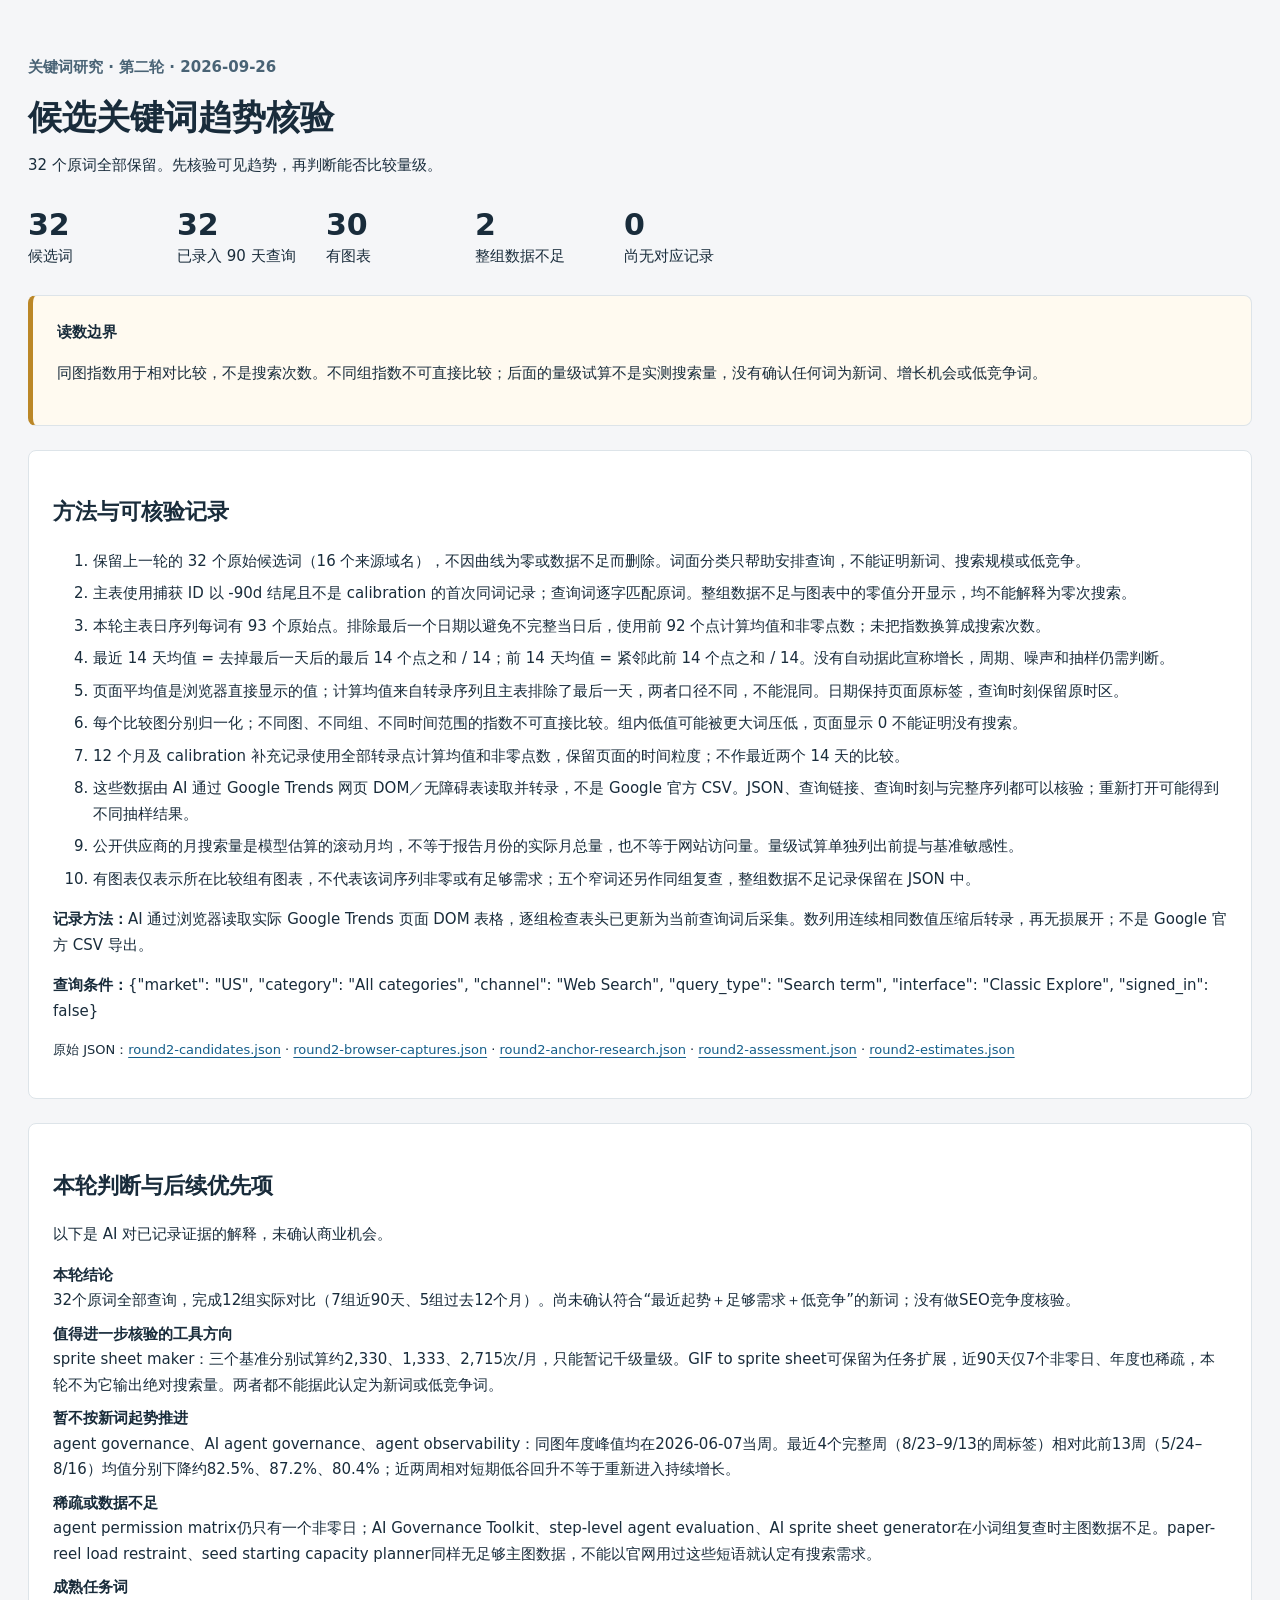
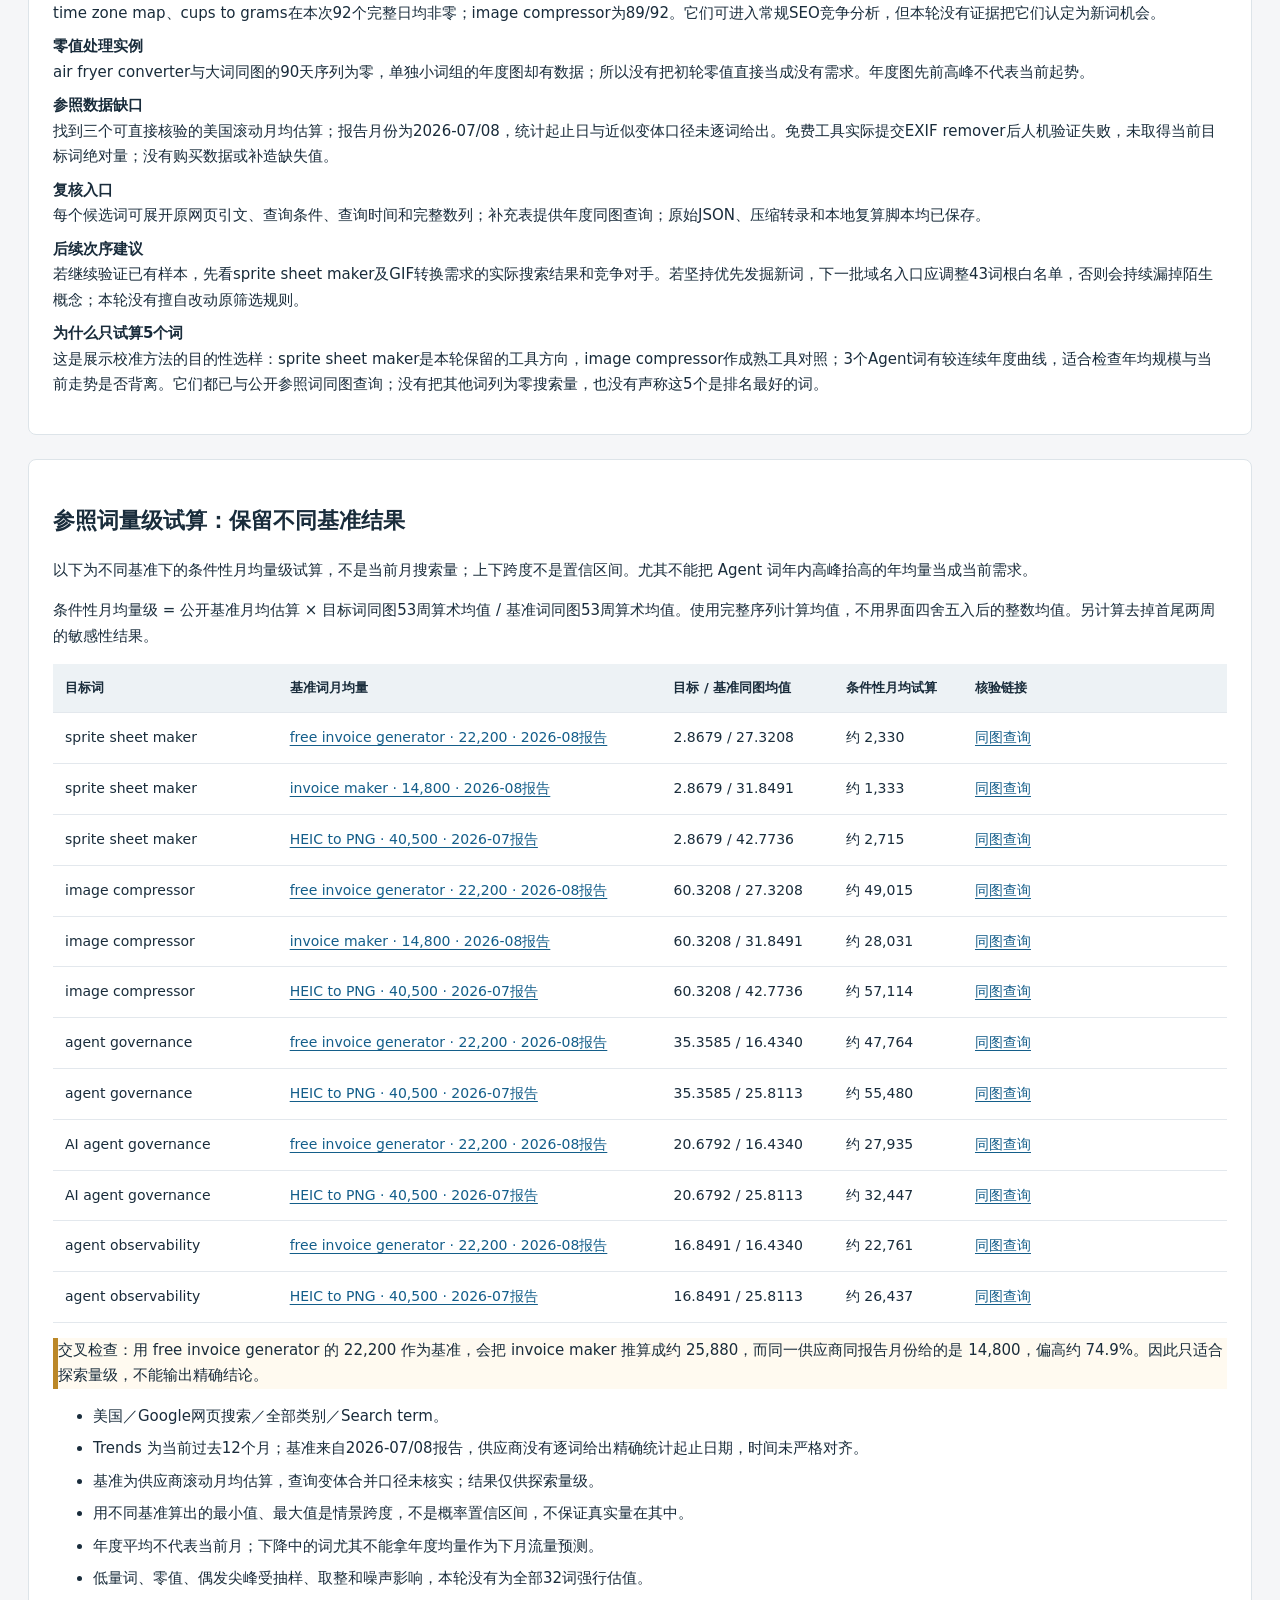
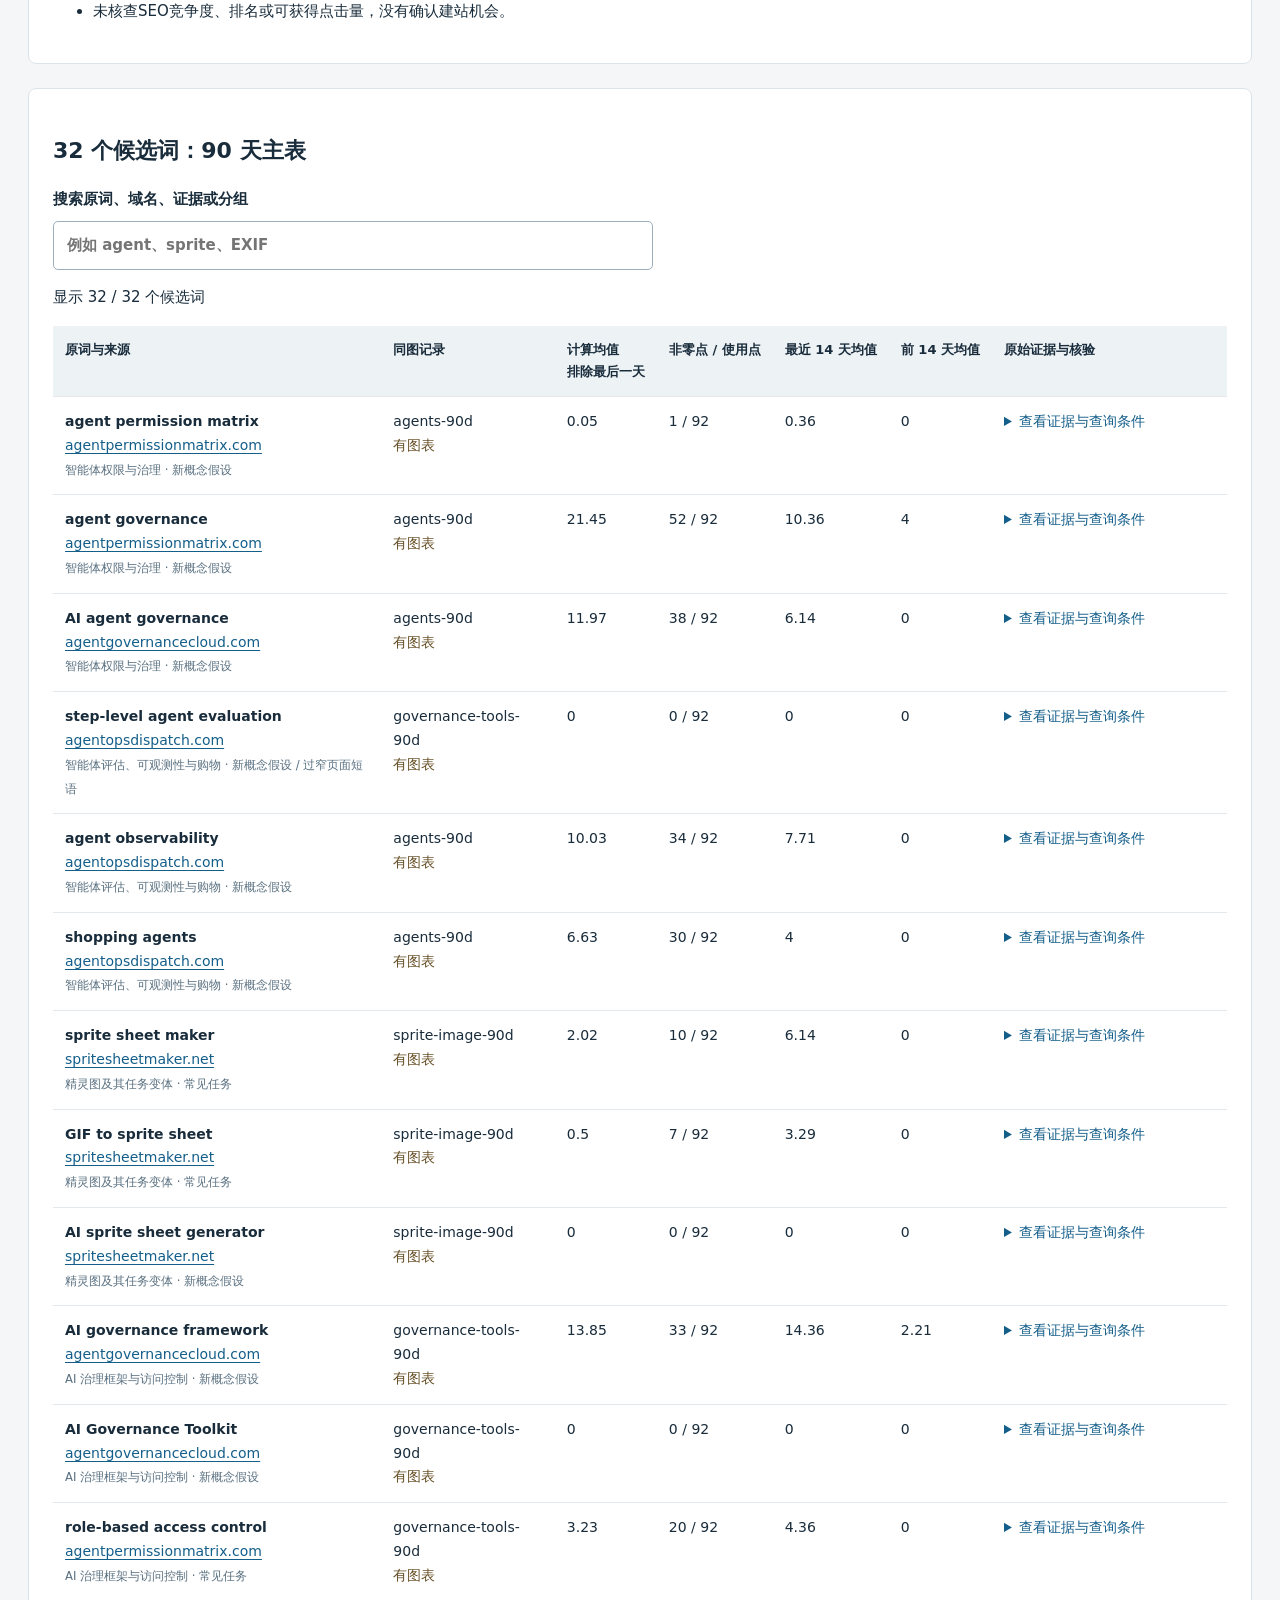
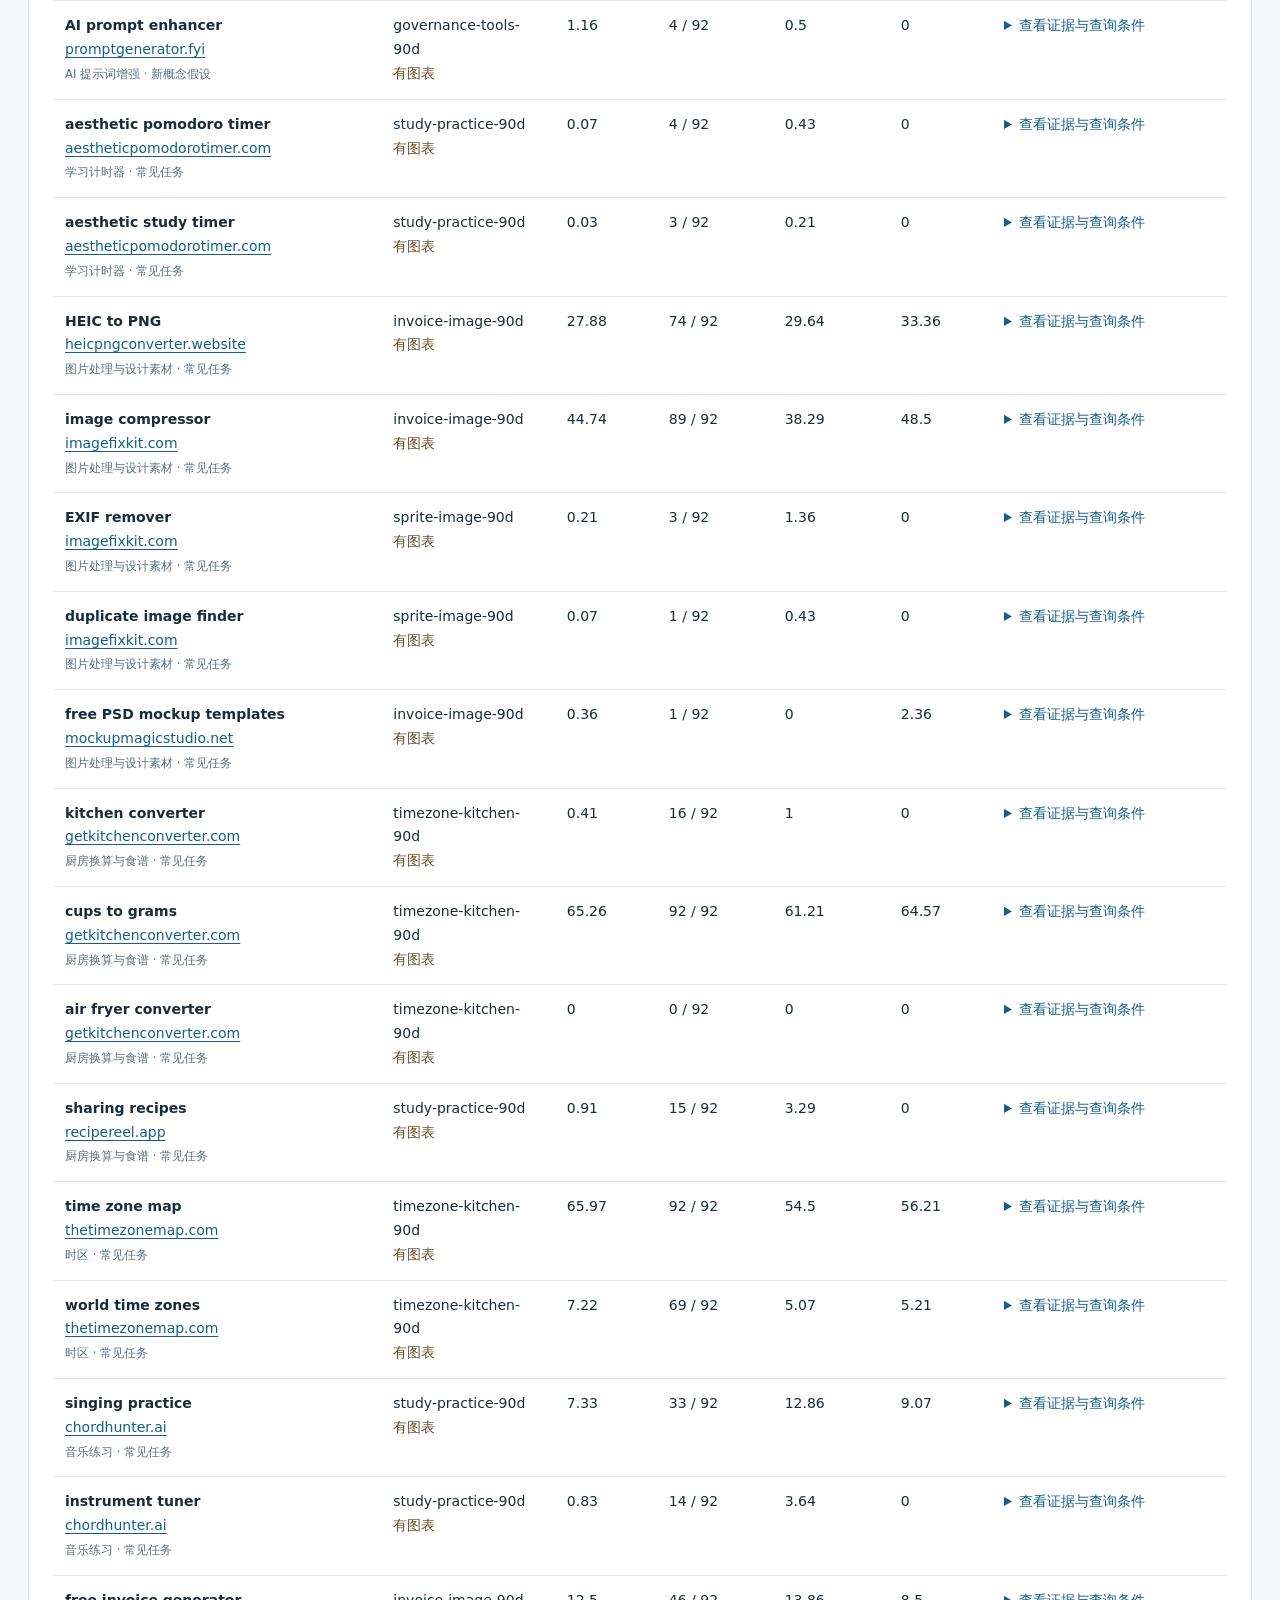
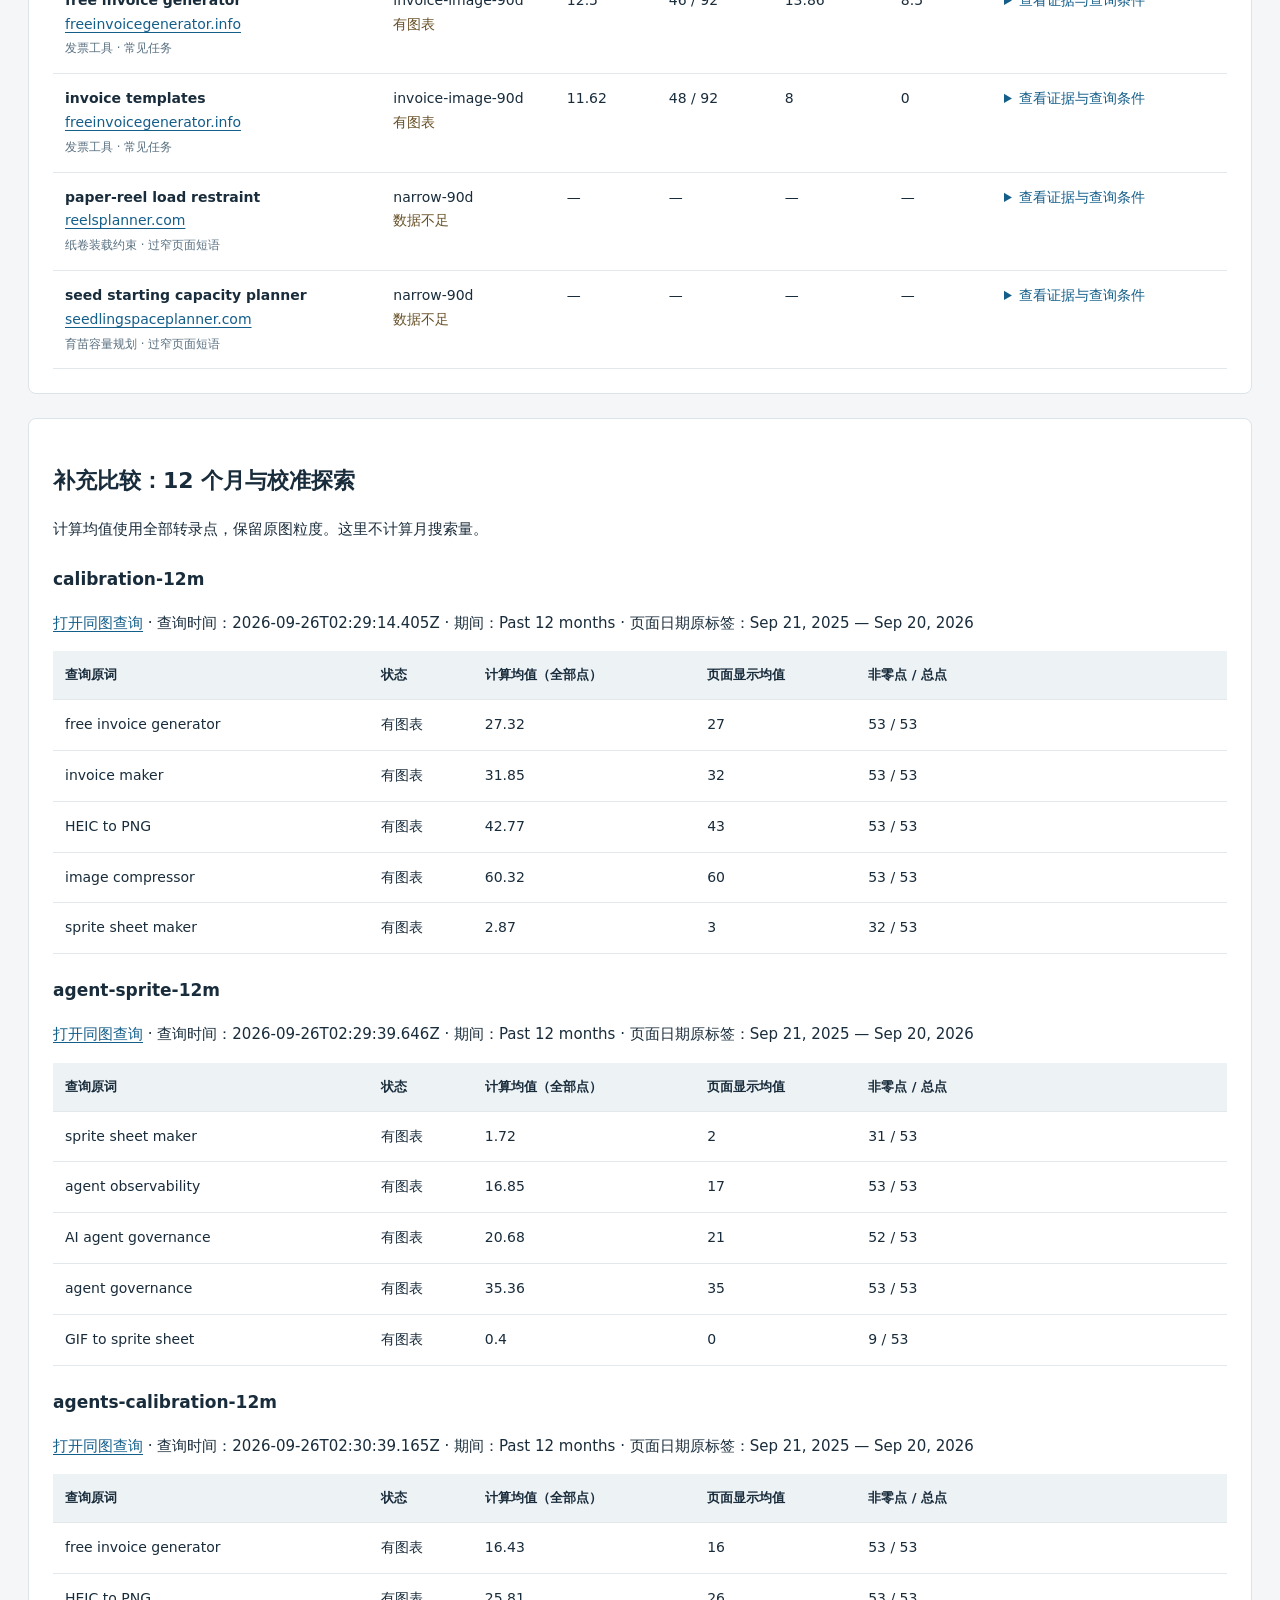
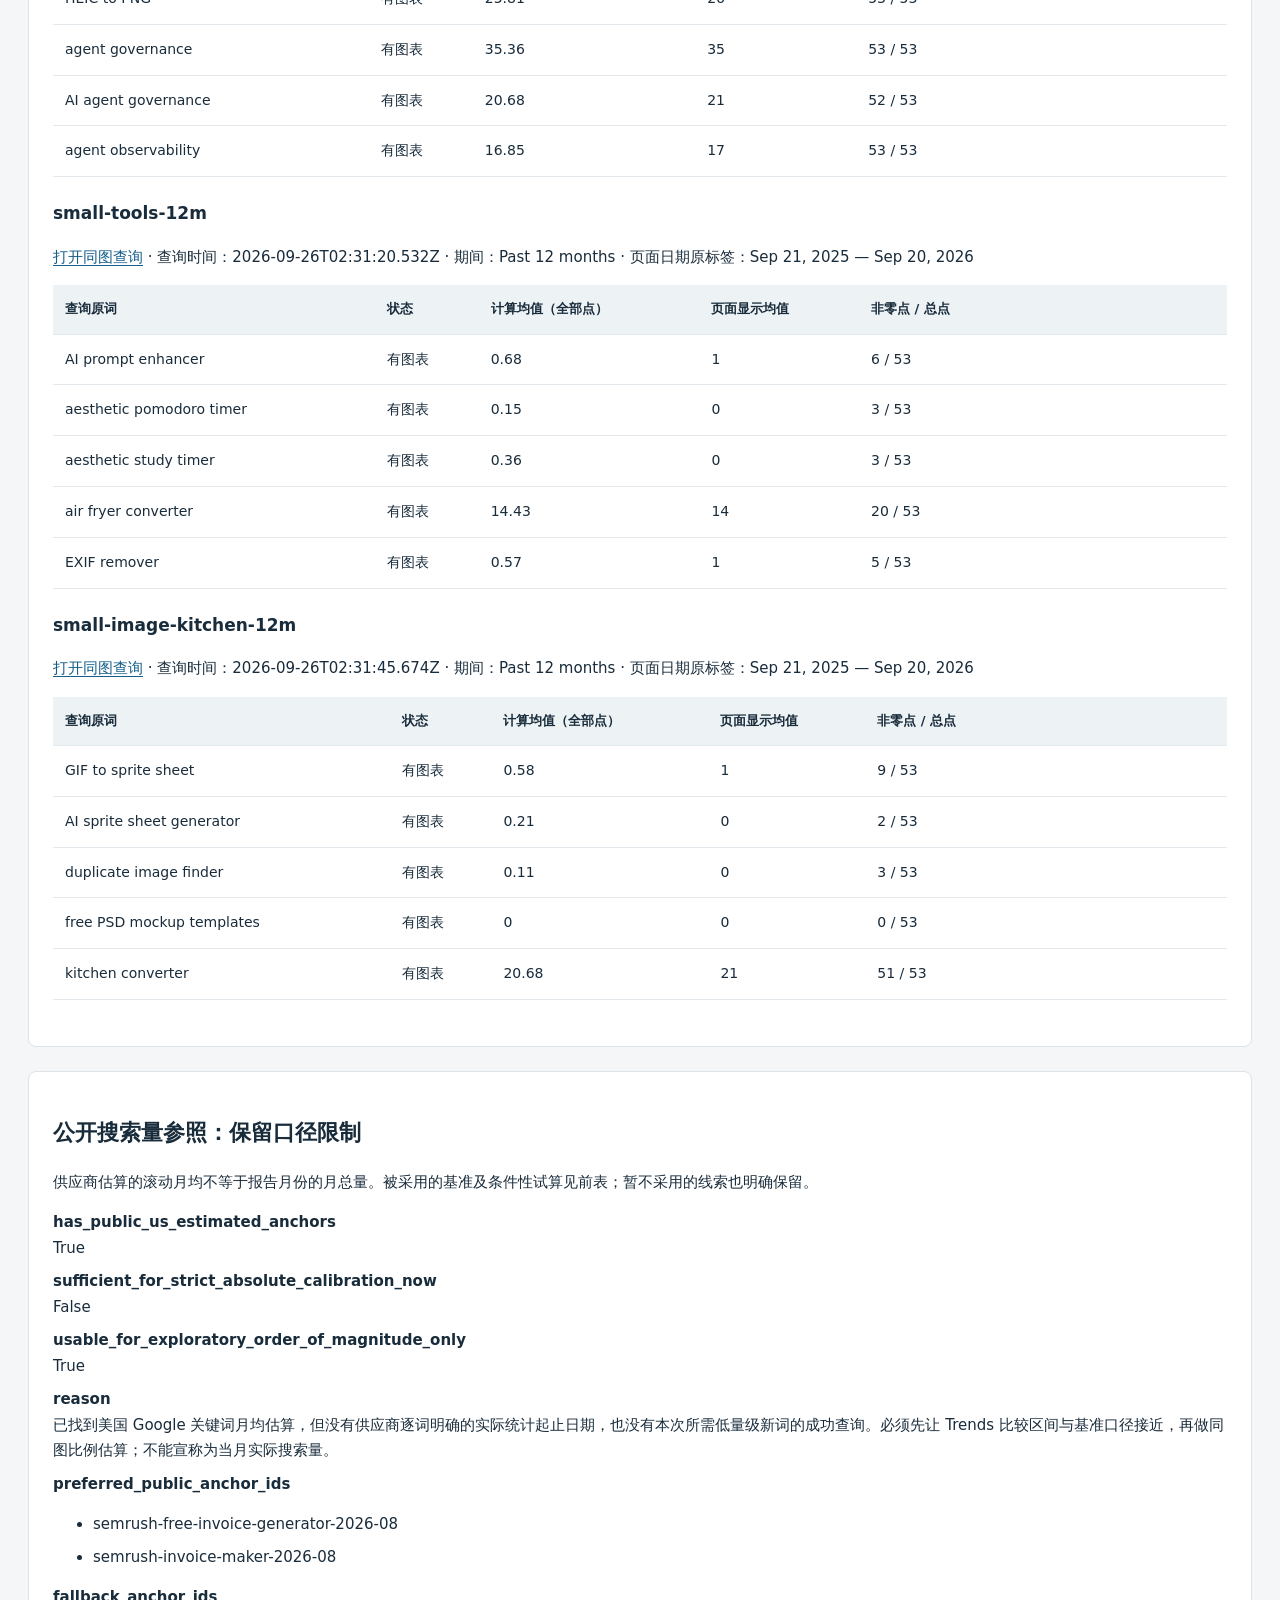
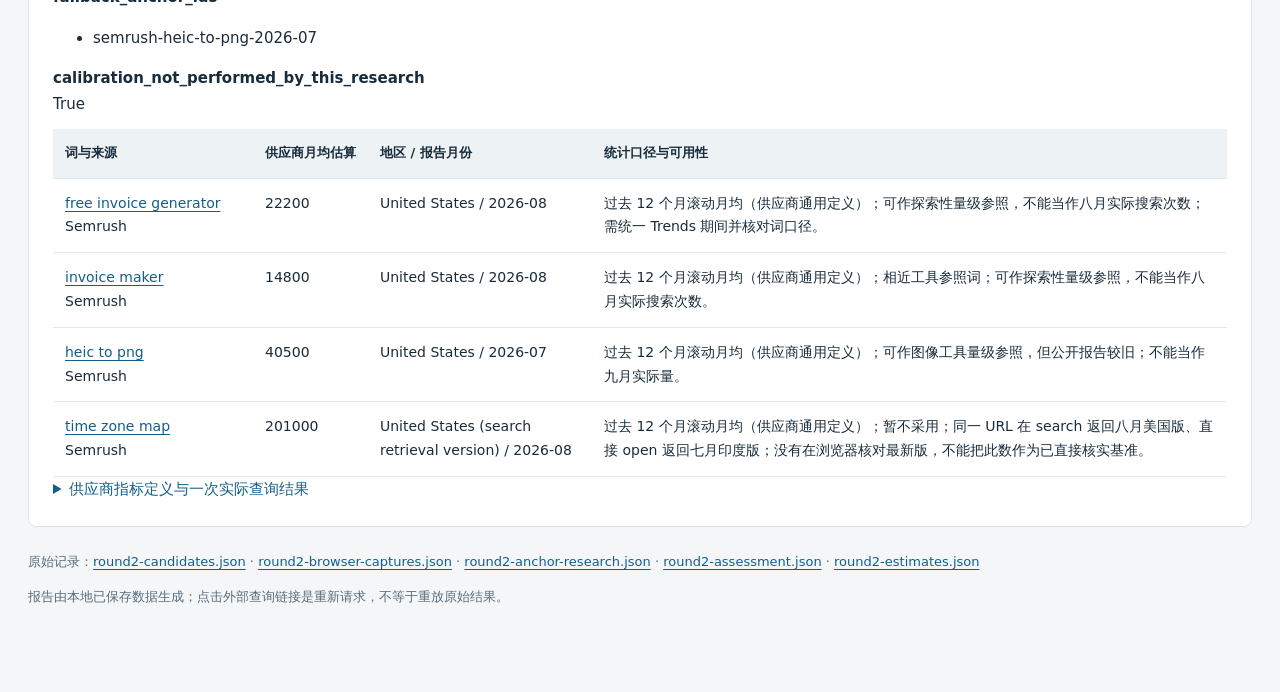
<file: reports/round2-2026-09-26.html>
<!doctype html><html lang="zh-CN"><head><meta charset="utf-8"><meta name="viewport" content="width=device-width,initial-scale=1"><title>关键词第二轮核验 · 2026-09-26</title><style>*{box-sizing:border-box}body{margin:0;background:#f5f6f8;color:#192c3b;font:15px/1.7 system-ui,-apple-system,"PingFang SC",sans-serif}main{max-width:1480px;margin:auto;padding:40px 28px 70px}h1{font-size:34px;line-height:1.25;margin:8px 0}h2{font-size:22px}h3{font-size:17px}.eyebrow{color:#496375;font-weight:650}.stats{display:flex;flex-wrap:wrap;gap:24px;margin:26px 0}.stats span{min-width:125px}.stats b{display:block;font-size:30px;line-height:1.3}section{background:#fff;border:1px solid #dde4e9;border-radius:8px;padding:24px;margin:24px 0}.notice{border-left:5px solid #bb8727;background:#fffaf0}a{color:#145e8a;text-underline-offset:3px}li{margin:7px 0}.table-wrap{overflow:auto}table{border-collapse:collapse;width:100%;font-size:14px}th,td{text-align:left;vertical-align:top;padding:13px 12px;border-bottom:1px solid #e3e8ed}th{background:#edf2f5;font-size:13px;white-space:nowrap}td:nth-child(1){min-width:200px}td:last-child{min-width:235px}small{color:#597080}.status{color:#675027}details summary{cursor:pointer;color:#145e8a}details p{margin:10px 0}dl{margin:12px 0}dt{font-weight:650;margin-top:8px}dd{margin:0 0 8px;overflow-wrap:anywhere}pre{white-space:pre-wrap;overflow-wrap:anywhere;font-size:12px;background:#f5f7f9;padding:12px;max-height:400px;overflow:auto}.search{display:block;font-weight:600}.search input{display:block;width:min(100%,600px);border:1px solid #9dafbc;border-radius:5px;padding:11px 13px;margin-top:8px;font:inherit}.raw,footer{font-size:13px;overflow-wrap:anywhere}article{margin:22px 0}footer{color:#566d7d}[hidden]{display:none!important}@media(max-width:650px){main{padding:20px 12px}section{padding:16px}.stats{gap:15px}h1{font-size:27px}}</style></head><body><main><header><p class="eyebrow">关键词研究 · 第二轮 · 2026-09-26</p><h1>候选关键词趋势核验</h1><p>32 个原词全部保留。先核验可见趋势，再判断能否比较量级。</p><div class="stats"><span><b>32</b>候选词</span><span><b>32</b>已录入 90 天查询</span><span><b>30</b>有图表</span><span><b>2</b>整组数据不足</span><span><b>0</b>尚无对应记录</span></div></header><section class="notice"><strong>读数边界</strong><p>同图指数用于相对比较，不是搜索次数。不同组指数不可直接比较；后面的量级试算不是实测搜索量，没有确认任何词为新词、增长机会或低竞争词。</p></section><section><h2>方法与可核验记录</h2><ol><li>保留上一轮的 32 个原始候选词（16 个来源域名），不因曲线为零或数据不足而删除。词面分类只帮助安排查询，不能证明新词、搜索规模或低竞争。</li><li>主表使用捕获 ID 以 -90d 结尾且不是 calibration 的首次同词记录；查询词逐字匹配原词。整组数据不足与图表中的零值分开显示，均不能解释为零次搜索。</li><li>本轮主表日序列每词有 93 个原始点。排除最后一个日期以避免不完整当日后，使用前 92 个点计算均值和非零点数；未把指数换算成搜索次数。</li><li>最近 14 天均值 = 去掉最后一天后的最后 14 个点之和 / 14；前 14 天均值 = 紧邻此前 14 个点之和 / 14。没有自动据此宣称增长，周期、噪声和抽样仍需判断。</li><li>页面平均值是浏览器直接显示的值；计算均值来自转录序列且主表排除了最后一天，两者口径不同，不能混同。日期保持页面原标签，查询时刻保留原时区。</li><li>每个比较图分别归一化；不同图、不同组、不同时间范围的指数不可直接比较。组内低值可能被更大词压低，页面显示 0 不能证明没有搜索。</li><li>12 个月及 calibration 补充记录使用全部转录点计算均值和非零点数，保留页面的时间粒度；不作最近两个 14 天的比较。</li><li>这些数据由 AI 通过 Google Trends 网页 DOM／无障碍表读取并转录，不是 Google 官方 CSV。JSON、查询链接、查询时刻与完整序列都可以核验；重新打开可能得到不同抽样结果。</li><li>公开供应商的月搜索量是模型估算的滚动月均，不等于报告月份的实际月总量，也不等于网站访问量。量级试算单独列出前提与基准敏感性。</li><li>有图表仅表示所在比较组有图表，不代表该词序列非零或有足够需求；五个窄词还另作同组复查，整组数据不足记录保留在 JSON 中。</li></ol><p><strong>记录方法：</strong>AI 通过浏览器读取实际 Google Trends 页面 DOM 表格，逐组检查表头已更新为当前查询词后采集。数列用连续相同数值压缩后转录，再无损展开；不是 Google 官方 CSV 导出。</p><p><strong>查询条件：</strong>{&quot;market&quot;: &quot;US&quot;, &quot;category&quot;: &quot;All categories&quot;, &quot;channel&quot;: &quot;Web Search&quot;, &quot;query_type&quot;: &quot;Search term&quot;, &quot;interface&quot;: &quot;Classic Explore&quot;, &quot;signed_in&quot;: false}</p><p class="raw">原始 JSON：<a href="../data/runs/2026-09-26/round2-candidates.json" download>round2-candidates.json</a> · <a href="../data/runs/2026-09-26/round2-browser-captures.json" download>round2-browser-captures.json</a> · <a href="../data/runs/2026-09-26/round2-anchor-research.json" download>round2-anchor-research.json</a> · <a href="../data/runs/2026-09-26/round2-assessment.json" download>round2-assessment.json</a> · <a href="../data/runs/2026-09-26/round2-estimates.json" download>round2-estimates.json</a></p></section><section><h2>本轮判断与后续优先项</h2><p>以下是 AI 对已记录证据的解释，未确认商业机会。</p><dl><dt>本轮结论</dt><dd><span>32个原词全部查询，完成12组实际对比（7组近90天、5组过去12个月）。尚未确认符合“最近起势＋足够需求＋低竞争”的新词；没有做SEO竞争度核验。</span></dd><dt>值得进一步核验的工具方向</dt><dd><span>sprite sheet maker：三个基准分别试算约2,330、1,333、2,715次/月，只能暂记千级量级。GIF to sprite sheet可保留为任务扩展，近90天仅7个非零日、年度也稀疏，本轮不为它输出绝对搜索量。两者都不能据此认定为新词或低竞争词。</span></dd><dt>暂不按新词起势推进</dt><dd><span>agent governance、AI agent governance、agent observability：同图年度峰值均在2026-06-07当周。最近4个完整周（8/23–9/13的周标签）相对此前13周（5/24–8/16）均值分别下降约82.5%、87.2%、80.4%；近两周相对短期低谷回升不等于重新进入持续增长。</span></dd><dt>稀疏或数据不足</dt><dd><span>agent permission matrix仍只有一个非零日；AI Governance Toolkit、step-level agent evaluation、AI sprite sheet generator在小词组复查时主图数据不足。paper-reel load restraint、seed starting capacity planner同样无足够主图数据，不能以官网用过这些短语就认定有搜索需求。</span></dd><dt>成熟任务词</dt><dd><span>time zone map、cups to grams在本次92个完整日均非零；image compressor为89/92。它们可进入常规SEO竞争分析，但本轮没有证据把它们认定为新词机会。</span></dd><dt>零值处理实例</dt><dd><span>air fryer converter与大词同图的90天序列为零，单独小词组的年度图却有数据；所以没有把初轮零值直接当成没有需求。年度图先前高峰不代表当前起势。</span></dd><dt>参照数据缺口</dt><dd><span>找到三个可直接核验的美国滚动月均估算；报告月份为2026-07/08，统计起止日与近似变体口径未逐词给出。免费工具实际提交EXIF remover后人机验证失败，未取得当前目标词绝对量；没有购买数据或补造缺失值。</span></dd><dt>复核入口</dt><dd><span>每个候选词可展开原网页引文、查询条件、查询时间和完整数列；补充表提供年度同图查询；原始JSON、压缩转录和本地复算脚本均已保存。</span></dd><dt>后续次序建议</dt><dd><span>若继续验证已有样本，先看sprite sheet maker及GIF转换需求的实际搜索结果和竞争对手。若坚持优先发掘新词，下一批域名入口应调整43词根白名单，否则会持续漏掉陌生概念；本轮没有擅自改动原筛选规则。</span></dd><dt>为什么只试算5个词</dt><dd><span>这是展示校准方法的目的性选样：sprite sheet maker是本轮保留的工具方向，image compressor作成熟工具对照；3个Agent词有较连续年度曲线，适合检查年均规模与当前走势是否背离。它们都已与公开参照词同图查询；没有把其他词列为零搜索量，也没有声称这5个是排名最好的词。</span></dd></dl></section><section><h2>参照词量级试算：保留不同基准结果</h2><p>以下为不同基准下的条件性月均量级试算，不是当前月搜索量；上下跨度不是置信区间。尤其不能把 Agent 词年内高峰抬高的年均量当成当前需求。</p><p>条件性月均量级 = 公开基准月均估算 × 目标词同图53周算术均值 / 基准词同图53周算术均值。使用完整序列计算均值，不用界面四舍五入后的整数均值。另计算去掉首尾两周的敏感性结果。</p><div class="table-wrap"><table><thead><tr><th>目标词</th><th>基准词月均量</th><th>目标 / 基准同图均值</th><th>条件性月均试算</th><th>核验链接</th></tr></thead><tbody><tr><td>sprite sheet maker</td><td><a href="https://www.semrush.com/website/invoice-generator.com/overview/" target="_blank" rel="noopener noreferrer">free invoice generator · 22,200 · 2026-08报告</a></td><td>2.8679 / 27.3208</td><td>约 2,330</td><td><a href="https://trends.google.com/trends/explore?geo=US&amp;q=free%20invoice%20generator,invoice%20maker,HEIC%20to%20PNG,image%20compressor,sprite%20sheet%20maker&amp;hl=en" target="_blank" rel="noopener noreferrer">同图查询</a></td></tr><tr><td>sprite sheet maker</td><td><a href="https://www.semrush.com/website/invoice-generator.com/overview/" target="_blank" rel="noopener noreferrer">invoice maker · 14,800 · 2026-08报告</a></td><td>2.8679 / 31.8491</td><td>约 1,333</td><td><a href="https://trends.google.com/trends/explore?geo=US&amp;q=free%20invoice%20generator,invoice%20maker,HEIC%20to%20PNG,image%20compressor,sprite%20sheet%20maker&amp;hl=en" target="_blank" rel="noopener noreferrer">同图查询</a></td></tr><tr><td>sprite sheet maker</td><td><a href="https://www.semrush.com/website/aftershoot.com/overview/" target="_blank" rel="noopener noreferrer">HEIC to PNG · 40,500 · 2026-07报告</a></td><td>2.8679 / 42.7736</td><td>约 2,715</td><td><a href="https://trends.google.com/trends/explore?geo=US&amp;q=free%20invoice%20generator,invoice%20maker,HEIC%20to%20PNG,image%20compressor,sprite%20sheet%20maker&amp;hl=en" target="_blank" rel="noopener noreferrer">同图查询</a></td></tr><tr><td>image compressor</td><td><a href="https://www.semrush.com/website/invoice-generator.com/overview/" target="_blank" rel="noopener noreferrer">free invoice generator · 22,200 · 2026-08报告</a></td><td>60.3208 / 27.3208</td><td>约 49,015</td><td><a href="https://trends.google.com/trends/explore?geo=US&amp;q=free%20invoice%20generator,invoice%20maker,HEIC%20to%20PNG,image%20compressor,sprite%20sheet%20maker&amp;hl=en" target="_blank" rel="noopener noreferrer">同图查询</a></td></tr><tr><td>image compressor</td><td><a href="https://www.semrush.com/website/invoice-generator.com/overview/" target="_blank" rel="noopener noreferrer">invoice maker · 14,800 · 2026-08报告</a></td><td>60.3208 / 31.8491</td><td>约 28,031</td><td><a href="https://trends.google.com/trends/explore?geo=US&amp;q=free%20invoice%20generator,invoice%20maker,HEIC%20to%20PNG,image%20compressor,sprite%20sheet%20maker&amp;hl=en" target="_blank" rel="noopener noreferrer">同图查询</a></td></tr><tr><td>image compressor</td><td><a href="https://www.semrush.com/website/aftershoot.com/overview/" target="_blank" rel="noopener noreferrer">HEIC to PNG · 40,500 · 2026-07报告</a></td><td>60.3208 / 42.7736</td><td>约 57,114</td><td><a href="https://trends.google.com/trends/explore?geo=US&amp;q=free%20invoice%20generator,invoice%20maker,HEIC%20to%20PNG,image%20compressor,sprite%20sheet%20maker&amp;hl=en" target="_blank" rel="noopener noreferrer">同图查询</a></td></tr><tr><td>agent governance</td><td><a href="https://www.semrush.com/website/invoice-generator.com/overview/" target="_blank" rel="noopener noreferrer">free invoice generator · 22,200 · 2026-08报告</a></td><td>35.3585 / 16.4340</td><td>约 47,764</td><td><a href="https://trends.google.com/trends/explore?geo=US&amp;q=free%20invoice%20generator,HEIC%20to%20PNG,agent%20governance,AI%20agent%20governance,agent%20observability&amp;hl=en" target="_blank" rel="noopener noreferrer">同图查询</a></td></tr><tr><td>agent governance</td><td><a href="https://www.semrush.com/website/aftershoot.com/overview/" target="_blank" rel="noopener noreferrer">HEIC to PNG · 40,500 · 2026-07报告</a></td><td>35.3585 / 25.8113</td><td>约 55,480</td><td><a href="https://trends.google.com/trends/explore?geo=US&amp;q=free%20invoice%20generator,HEIC%20to%20PNG,agent%20governance,AI%20agent%20governance,agent%20observability&amp;hl=en" target="_blank" rel="noopener noreferrer">同图查询</a></td></tr><tr><td>AI agent governance</td><td><a href="https://www.semrush.com/website/invoice-generator.com/overview/" target="_blank" rel="noopener noreferrer">free invoice generator · 22,200 · 2026-08报告</a></td><td>20.6792 / 16.4340</td><td>约 27,935</td><td><a href="https://trends.google.com/trends/explore?geo=US&amp;q=free%20invoice%20generator,HEIC%20to%20PNG,agent%20governance,AI%20agent%20governance,agent%20observability&amp;hl=en" target="_blank" rel="noopener noreferrer">同图查询</a></td></tr><tr><td>AI agent governance</td><td><a href="https://www.semrush.com/website/aftershoot.com/overview/" target="_blank" rel="noopener noreferrer">HEIC to PNG · 40,500 · 2026-07报告</a></td><td>20.6792 / 25.8113</td><td>约 32,447</td><td><a href="https://trends.google.com/trends/explore?geo=US&amp;q=free%20invoice%20generator,HEIC%20to%20PNG,agent%20governance,AI%20agent%20governance,agent%20observability&amp;hl=en" target="_blank" rel="noopener noreferrer">同图查询</a></td></tr><tr><td>agent observability</td><td><a href="https://www.semrush.com/website/invoice-generator.com/overview/" target="_blank" rel="noopener noreferrer">free invoice generator · 22,200 · 2026-08报告</a></td><td>16.8491 / 16.4340</td><td>约 22,761</td><td><a href="https://trends.google.com/trends/explore?geo=US&amp;q=free%20invoice%20generator,HEIC%20to%20PNG,agent%20governance,AI%20agent%20governance,agent%20observability&amp;hl=en" target="_blank" rel="noopener noreferrer">同图查询</a></td></tr><tr><td>agent observability</td><td><a href="https://www.semrush.com/website/aftershoot.com/overview/" target="_blank" rel="noopener noreferrer">HEIC to PNG · 40,500 · 2026-07报告</a></td><td>16.8491 / 25.8113</td><td>约 26,437</td><td><a href="https://trends.google.com/trends/explore?geo=US&amp;q=free%20invoice%20generator,HEIC%20to%20PNG,agent%20governance,AI%20agent%20governance,agent%20observability&amp;hl=en" target="_blank" rel="noopener noreferrer">同图查询</a></td></tr></tbody></table></div><p class="notice">交叉检查：用 free invoice generator 的 22,200 作为基准，会把 invoice maker 推算成约 25,880，而同一供应商同报告月份给的是 14,800，偏高约 74.9%。因此只适合探索量级，不能输出精确结论。</p><ul><li>美国／Google网页搜索／全部类别／Search term。</li><li>Trends 为当前过去12个月；基准来自2026-07/08报告，供应商没有逐词给出精确统计起止日期，时间未严格对齐。</li><li>基准为供应商滚动月均估算，查询变体合并口径未核实；结果仅供探索量级。</li><li>用不同基准算出的最小值、最大值是情景跨度，不是概率置信区间，不保证真实量在其中。</li><li>年度平均不代表当前月；下降中的词尤其不能拿年度均量作为下月流量预测。</li><li>低量词、零值、偶发尖峰受抽样、取整和噪声影响，本轮没有为全部32词强行估值。</li><li>未核查SEO竞争度、排名或可获得点击量，没有确认建站机会。</li></ul></section><section><h2>32 个候选词：90 天主表</h2><label class="search">搜索原词、域名、证据或分组<input id="search" type="search" placeholder="例如 agent、sprite、EXIF" autocomplete="off"></label><p id="count" aria-live="polite">显示 32 / 32 个候选词</p><div class="table-wrap"><table id="candidates"><thead><tr><th>原词与来源</th><th>同图记录</th><th>计算均值<br>排除最后一天</th><th>非零点 / 使用点</th><th>最近 14 天均值</th><th>前 14 天均值</th><th>原始证据与核验</th></tr></thead><tbody><tr><td><strong>agent permission matrix</strong><br><a href="https://agentpermissionmatrix.com" target="_blank" rel="noopener noreferrer">agentpermissionmatrix.com</a><br><small>智能体权限与治理 · 新概念假设</small></td><td>agents-90d<br><span class="status">有图表</span></td><td>0.05</td><td>1 / 92</td><td>0.36</td><td>0</td><td><details><summary>查看证据与查询条件</summary><p>h1：Agent permission matrix</p><p>注册时间已核实为近期。来源域名 agentpermissionmatrix.com 跳转至 https://agenttrustcloud.com/learn/agent-permission-matrix，目标页面讨论智能体权限矩阵及动作分级；可保留关键词线索，但不能将该来源域名当作独立新产品，目标站的站龄尚未核实。</p><dl><dt>查询时间</dt><dd>2026-09-26T02:24:21.104Z</dd><dt>请求期间</dt><dd>Past 90 days</dd><dt>页面日期原标签</dt><dd>Jun 26 — Sep 26</dd><dt>同图词</dt><dd>agent permission matrix / agent governance / AI agent governance / agent observability / shopping agents</dd><dt>页面显示平均值</dt><dd>0</dd><dt>计算使用日期</dt><dd>Jun 26 — Sep 25</dd><dt>原始点 / 使用点</dt><dd>93 / 92</dd><dt>排除的最后日期</dt><dd>Sep 26</dd><dt>最近 14 天窗口</dt><dd>Sep 12 — Sep 25</dd><dt>前 14 天窗口</dt><dd>Aug 29 — Sep 11</dd></dl><p><a href="https://trends.google.com/trends/explore?date=today%203-m&amp;geo=US&amp;q=agent%20permission%20matrix,agent%20governance,AI%20agent%20governance,agent%20observability,shopping%20agents&amp;hl=en" target="_blank" rel="noopener noreferrer">打开原同图查询</a></p><details><summary>原始日期与该词完整序列</summary><pre>{
  &quot;dates&quot;: [
    &quot;Jun 26&quot;,
    &quot;Jun 27&quot;,
    &quot;Jun 28&quot;,
    &quot;Jun 29&quot;,
    &quot;Jun 30&quot;,
    &quot;Jul 1&quot;,
    &quot;Jul 2&quot;,
    &quot;Jul 3&quot;,
    &quot;Jul 4&quot;,
    &quot;Jul 5&quot;,
    &quot;Jul 6&quot;,
    &quot;Jul 7&quot;,
    &quot;Jul 8&quot;,
    &quot;Jul 9&quot;,
    &quot;Jul 10&quot;,
    &quot;Jul 11&quot;,
    &quot;Jul 12&quot;,
    &quot;Jul 13&quot;,
    &quot;Jul 14&quot;,
    &quot;Jul 15&quot;,
    &quot;Jul 16&quot;,
    &quot;Jul 17&quot;,
    &quot;Jul 18&quot;,
    &quot;Jul 19&quot;,
    &quot;Jul 20&quot;,
    &quot;Jul 21&quot;,
    &quot;Jul 22&quot;,
    &quot;Jul 23&quot;,
    &quot;Jul 24&quot;,
    &quot;Jul 25&quot;,
    &quot;Jul 26&quot;,
    &quot;Jul 27&quot;,
    &quot;Jul 28&quot;,
    &quot;Jul 29&quot;,
    &quot;Jul 30&quot;,
    &quot;Jul 31&quot;,
    &quot;Aug 1&quot;,
    &quot;Aug 2&quot;,
    &quot;Aug 3&quot;,
    &quot;Aug 4&quot;,
    &quot;Aug 5&quot;,
    &quot;Aug 6&quot;,
    &quot;Aug 7&quot;,
    &quot;Aug 8&quot;,
    &quot;Aug 9&quot;,
    &quot;Aug 10&quot;,
    &quot;Aug 11&quot;,
    &quot;Aug 12&quot;,
    &quot;Aug 13&quot;,
    &quot;Aug 14&quot;,
    &quot;Aug 15&quot;,
    &quot;Aug 16&quot;,
    &quot;Aug 17&quot;,
    &quot;Aug 18&quot;,
    &quot;Aug 19&quot;,
    &quot;Aug 20&quot;,
    &quot;Aug 21&quot;,
    &quot;Aug 22&quot;,
    &quot;Aug 23&quot;,
    &quot;Aug 24&quot;,
    &quot;Aug 25&quot;,
    &quot;Aug 26&quot;,
    &quot;Aug 27&quot;,
    &quot;Aug 28&quot;,
    &quot;Aug 29&quot;,
    &quot;Aug 30&quot;,
    &quot;Aug 31&quot;,
    &quot;Sep 1&quot;,
    &quot;Sep 2&quot;,
    &quot;Sep 3&quot;,
    &quot;Sep 4&quot;,
    &quot;Sep 5&quot;,
    &quot;Sep 6&quot;,
    &quot;Sep 7&quot;,
    &quot;Sep 8&quot;,
    &quot;Sep 9&quot;,
    &quot;Sep 10&quot;,
    &quot;Sep 11&quot;,
    &quot;Sep 12&quot;,
    &quot;Sep 13&quot;,
    &quot;Sep 14&quot;,
    &quot;Sep 15&quot;,
    &quot;Sep 16&quot;,
    &quot;Sep 17&quot;,
    &quot;Sep 18&quot;,
    &quot;Sep 19&quot;,
    &quot;Sep 20&quot;,
    &quot;Sep 21&quot;,
    &quot;Sep 22&quot;,
    &quot;Sep 23&quot;,
    &quot;Sep 24&quot;,
    &quot;Sep 25&quot;,
    &quot;Sep 26&quot;
  ],
  &quot;series&quot;: [
    0,
    0,
    0,
    0,
    0,
    0,
    0,
    0,
    0,
    0,
    0,
    0,
    0,
    0,
    0,
    0,
    0,
    0,
    0,
    0,
    0,
    0,
    0,
    0,
    0,
    0,
    0,
    0,
    0,
    0,
    0,
    0,
    0,
    0,
    0,
    0,
    0,
    0,
    0,
    0,
    0,
    0,
    0,
    0,
    0,
    0,
    0,
    0,
    0,
    0,
    0,
    0,
    0,
    0,
    0,
    0,
    0,
    0,
    0,
    0,
    0,
    0,
    0,
    0,
    0,
    0,
    0,
    0,
    0,
    0,
    0,
    0,
    0,
    0,
    0,
    0,
    0,
    0,
    0,
    0,
    0,
    0,
    0,
    0,
    0,
    0,
    0,
    5,
    0,
    0,
    0,
    0,
    0
  ]
}</pre></details></details></td></tr><tr><td><strong>agent governance</strong><br><a href="https://agentpermissionmatrix.com" target="_blank" rel="noopener noreferrer">agentpermissionmatrix.com</a><br><small>智能体权限与治理 · 新概念假设</small></td><td>agents-90d<br><span class="status">有图表</span></td><td>21.45</td><td>52 / 92</td><td>10.36</td><td>4</td><td><details><summary>查看证据与查询条件</summary><p>visible_text：agent governance</p><p>注册时间已核实为近期。来源域名 agentpermissionmatrix.com 跳转至 https://agenttrustcloud.com/learn/agent-permission-matrix，目标页面讨论智能体权限矩阵及动作分级；可保留关键词线索，但不能将该来源域名当作独立新产品，目标站的站龄尚未核实。</p><dl><dt>查询时间</dt><dd>2026-09-26T02:24:21.104Z</dd><dt>请求期间</dt><dd>Past 90 days</dd><dt>页面日期原标签</dt><dd>Jun 26 — Sep 26</dd><dt>同图词</dt><dd>agent permission matrix / agent governance / AI agent governance / agent observability / shopping agents</dd><dt>页面显示平均值</dt><dd>21</dd><dt>计算使用日期</dt><dd>Jun 26 — Sep 25</dd><dt>原始点 / 使用点</dt><dd>93 / 92</dd><dt>排除的最后日期</dt><dd>Sep 26</dd><dt>最近 14 天窗口</dt><dd>Sep 12 — Sep 25</dd><dt>前 14 天窗口</dt><dd>Aug 29 — Sep 11</dd></dl><p><a href="https://trends.google.com/trends/explore?date=today%203-m&amp;geo=US&amp;q=agent%20permission%20matrix,agent%20governance,AI%20agent%20governance,agent%20observability,shopping%20agents&amp;hl=en" target="_blank" rel="noopener noreferrer">打开原同图查询</a></p><details><summary>原始日期与该词完整序列</summary><pre>{
  &quot;dates&quot;: [
    &quot;Jun 26&quot;,
    &quot;Jun 27&quot;,
    &quot;Jun 28&quot;,
    &quot;Jun 29&quot;,
    &quot;Jun 30&quot;,
    &quot;Jul 1&quot;,
    &quot;Jul 2&quot;,
    &quot;Jul 3&quot;,
    &quot;Jul 4&quot;,
    &quot;Jul 5&quot;,
    &quot;Jul 6&quot;,
    &quot;Jul 7&quot;,
    &quot;Jul 8&quot;,
    &quot;Jul 9&quot;,
    &quot;Jul 10&quot;,
    &quot;Jul 11&quot;,
    &quot;Jul 12&quot;,
    &quot;Jul 13&quot;,
    &quot;Jul 14&quot;,
    &quot;Jul 15&quot;,
    &quot;Jul 16&quot;,
    &quot;Jul 17&quot;,
    &quot;Jul 18&quot;,
    &quot;Jul 19&quot;,
    &quot;Jul 20&quot;,
    &quot;Jul 21&quot;,
    &quot;Jul 22&quot;,
    &quot;Jul 23&quot;,
    &quot;Jul 24&quot;,
    &quot;Jul 25&quot;,
    &quot;Jul 26&quot;,
    &quot;Jul 27&quot;,
    &quot;Jul 28&quot;,
    &quot;Jul 29&quot;,
    &quot;Jul 30&quot;,
    &quot;Jul 31&quot;,
    &quot;Aug 1&quot;,
    &quot;Aug 2&quot;,
    &quot;Aug 3&quot;,
    &quot;Aug 4&quot;,
    &quot;Aug 5&quot;,
    &quot;Aug 6&quot;,
    &quot;Aug 7&quot;,
    &quot;Aug 8&quot;,
    &quot;Aug 9&quot;,
    &quot;Aug 10&quot;,
    &quot;Aug 11&quot;,
    &quot;Aug 12&quot;,
    &quot;Aug 13&quot;,
    &quot;Aug 14&quot;,
    &quot;Aug 15&quot;,
    &quot;Aug 16&quot;,
    &quot;Aug 17&quot;,
    &quot;Aug 18&quot;,
    &quot;Aug 19&quot;,
    &quot;Aug 20&quot;,
    &quot;Aug 21&quot;,
    &quot;Aug 22&quot;,
    &quot;Aug 23&quot;,
    &quot;Aug 24&quot;,
    &quot;Aug 25&quot;,
    &quot;Aug 26&quot;,
    &quot;Aug 27&quot;,
    &quot;Aug 28&quot;,
    &quot;Aug 29&quot;,
    &quot;Aug 30&quot;,
    &quot;Aug 31&quot;,
    &quot;Sep 1&quot;,
    &quot;Sep 2&quot;,
    &quot;Sep 3&quot;,
    &quot;Sep 4&quot;,
    &quot;Sep 5&quot;,
    &quot;Sep 6&quot;,
    &quot;Sep 7&quot;,
    &quot;Sep 8&quot;,
    &quot;Sep 9&quot;,
    &quot;Sep 10&quot;,
    &quot;Sep 11&quot;,
    &quot;Sep 12&quot;,
    &quot;Sep 13&quot;,
    &quot;Sep 14&quot;,
    &quot;Sep 15&quot;,
    &quot;Sep 16&quot;,
    &quot;Sep 17&quot;,
    &quot;Sep 18&quot;,
    &quot;Sep 19&quot;,
    &quot;Sep 20&quot;,
    &quot;Sep 21&quot;,
    &quot;Sep 22&quot;,
    &quot;Sep 23&quot;,
    &quot;Sep 24&quot;,
    &quot;Sep 25&quot;,
    &quot;Sep 26&quot;
  ],
  &quot;series&quot;: [
    62,
    77,
    73,
    100,
    93,
    84,
    82,
    62,
    65,
    71,
    85,
    81,
    92,
    91,
    76,
    70,
    56,
    60,
    32,
    0,
    20,
    27,
    26,
    0,
    22,
    0,
    0,
    26,
    0,
    0,
    0,
    25,
    18,
    22,
    19,
    0,
    0,
    0,
    0,
    28,
    22,
    0,
    0,
    0,
    0,
    20,
    0,
    0,
    0,
    29,
    0,
    0,
    20,
    18,
    18,
    0,
    0,
    0,
    0,
    0,
    0,
    0,
    0,
    0,
    0,
    0,
    0,
    0,
    0,
    0,
    0,
    0,
    0,
    0,
    17,
    21,
    18,
    0,
    6,
    5,
    5,
    9,
    8,
    13,
    9,
    16,
    16,
    21,
    13,
    9,
    8,
    7,
    0
  ]
}</pre></details></details></td></tr><tr><td><strong>AI agent governance</strong><br><a href="https://agentgovernancecloud.com" target="_blank" rel="noopener noreferrer">agentgovernancecloud.com</a><br><small>智能体权限与治理 · 新概念假设</small></td><td>agents-90d<br><span class="status">有图表</span></td><td>11.97</td><td>38 / 92</td><td>6.14</td><td>0</td><td><details><summary>查看证据与查询条件</summary><p>description：AI agent governance</p><p>注册时间已核实为近期。页面比较 AI 治理框架并推广治理模板工具包，也提到 Agent Trust Cloud；可提取治理相关关键词。此处仅记录页面内容，不核实其法律、标准说明或合规效果。</p><dl><dt>查询时间</dt><dd>2026-09-26T02:24:21.104Z</dd><dt>请求期间</dt><dd>Past 90 days</dd><dt>页面日期原标签</dt><dd>Jun 26 — Sep 26</dd><dt>同图词</dt><dd>agent permission matrix / agent governance / AI agent governance / agent observability / shopping agents</dd><dt>页面显示平均值</dt><dd>12</dd><dt>计算使用日期</dt><dd>Jun 26 — Sep 25</dd><dt>原始点 / 使用点</dt><dd>93 / 92</dd><dt>排除的最后日期</dt><dd>Sep 26</dd><dt>最近 14 天窗口</dt><dd>Sep 12 — Sep 25</dd><dt>前 14 天窗口</dt><dd>Aug 29 — Sep 11</dd></dl><p><a href="https://trends.google.com/trends/explore?date=today%203-m&amp;geo=US&amp;q=agent%20permission%20matrix,agent%20governance,AI%20agent%20governance,agent%20observability,shopping%20agents&amp;hl=en" target="_blank" rel="noopener noreferrer">打开原同图查询</a></p><details><summary>原始日期与该词完整序列</summary><pre>{
  &quot;dates&quot;: [
    &quot;Jun 26&quot;,
    &quot;Jun 27&quot;,
    &quot;Jun 28&quot;,
    &quot;Jun 29&quot;,
    &quot;Jun 30&quot;,
    &quot;Jul 1&quot;,
    &quot;Jul 2&quot;,
    &quot;Jul 3&quot;,
    &quot;Jul 4&quot;,
    &quot;Jul 5&quot;,
    &quot;Jul 6&quot;,
    &quot;Jul 7&quot;,
    &quot;Jul 8&quot;,
    &quot;Jul 9&quot;,
    &quot;Jul 10&quot;,
    &quot;Jul 11&quot;,
    &quot;Jul 12&quot;,
    &quot;Jul 13&quot;,
    &quot;Jul 14&quot;,
    &quot;Jul 15&quot;,
    &quot;Jul 16&quot;,
    &quot;Jul 17&quot;,
    &quot;Jul 18&quot;,
    &quot;Jul 19&quot;,
    &quot;Jul 20&quot;,
    &quot;Jul 21&quot;,
    &quot;Jul 22&quot;,
    &quot;Jul 23&quot;,
    &quot;Jul 24&quot;,
    &quot;Jul 25&quot;,
    &quot;Jul 26&quot;,
    &quot;Jul 27&quot;,
    &quot;Jul 28&quot;,
    &quot;Jul 29&quot;,
    &quot;Jul 30&quot;,
    &quot;Jul 31&quot;,
    &quot;Aug 1&quot;,
    &quot;Aug 2&quot;,
    &quot;Aug 3&quot;,
    &quot;Aug 4&quot;,
    &quot;Aug 5&quot;,
    &quot;Aug 6&quot;,
    &quot;Aug 7&quot;,
    &quot;Aug 8&quot;,
    &quot;Aug 9&quot;,
    &quot;Aug 10&quot;,
    &quot;Aug 11&quot;,
    &quot;Aug 12&quot;,
    &quot;Aug 13&quot;,
    &quot;Aug 14&quot;,
    &quot;Aug 15&quot;,
    &quot;Aug 16&quot;,
    &quot;Aug 17&quot;,
    &quot;Aug 18&quot;,
    &quot;Aug 19&quot;,
    &quot;Aug 20&quot;,
    &quot;Aug 21&quot;,
    &quot;Aug 22&quot;,
    &quot;Aug 23&quot;,
    &quot;Aug 24&quot;,
    &quot;Aug 25&quot;,
    &quot;Aug 26&quot;,
    &quot;Aug 27&quot;,
    &quot;Aug 28&quot;,
    &quot;Aug 29&quot;,
    &quot;Aug 30&quot;,
    &quot;Aug 31&quot;,
    &quot;Sep 1&quot;,
    &quot;Sep 2&quot;,
    &quot;Sep 3&quot;,
    &quot;Sep 4&quot;,
    &quot;Sep 5&quot;,
    &quot;Sep 6&quot;,
    &quot;Sep 7&quot;,
    &quot;Sep 8&quot;,
    &quot;Sep 9&quot;,
    &quot;Sep 10&quot;,
    &quot;Sep 11&quot;,
    &quot;Sep 12&quot;,
    &quot;Sep 13&quot;,
    &quot;Sep 14&quot;,
    &quot;Sep 15&quot;,
    &quot;Sep 16&quot;,
    &quot;Sep 17&quot;,
    &quot;Sep 18&quot;,
    &quot;Sep 19&quot;,
    &quot;Sep 20&quot;,
    &quot;Sep 21&quot;,
    &quot;Sep 22&quot;,
    &quot;Sep 23&quot;,
    &quot;Sep 24&quot;,
    &quot;Sep 25&quot;,
    &quot;Sep 26&quot;
  ],
  &quot;series&quot;: [
    48,
    57,
    38,
    68,
    61,
    51,
    63,
    35,
    44,
    55,
    58,
    38,
    69,
    52,
    44,
    39,
    35,
    39,
    18,
    0,
    0,
    20,
    0,
    0,
    0,
    0,
    0,
    0,
    0,
    0,
    0,
    0,
    0,
    0,
    0,
    0,
    0,
    0,
    0,
    0,
    0,
    20,
    20,
    0,
    0,
    20,
    0,
    0,
    0,
    23,
    0,
    0,
    0,
    0,
    0,
    0,
    0,
    0,
    0,
    0,
    0,
    0,
    0,
    0,
    0,
    0,
    0,
    0,
    0,
    0,
    0,
    0,
    0,
    0,
    0,
    0,
    0,
    0,
    4,
    3,
    4,
    5,
    4,
    7,
    4,
    12,
    10,
    11,
    9,
    5,
    5,
    3,
    0
  ]
}</pre></details></details></td></tr><tr><td><strong>step-level agent evaluation</strong><br><a href="https://agentopsdispatch.com" target="_blank" rel="noopener noreferrer">agentopsdispatch.com</a><br><small>智能体评估、可观测性与购物 · 新概念假设 / 过窄页面短语</small></td><td>governance-tools-90d<br><span class="status">有图表</span></td><td>0</td><td>0 / 92</td><td>0</td><td>0</td><td><details><summary>查看证据与查询条件</summary><p>visible_text：Step-Level Agent Evaluation</p><p>注册时间已核实为近期。实际页面是讨论智能体评估、可观测性、电商及购物智能体的博客与邮件刊物，并非仅凭域名推测的运维调度工具；页面文章标题提供了较具体的主题线索。</p><dl><dt>查询时间</dt><dd>2026-09-26T02:25:34.706Z</dd><dt>请求期间</dt><dd>Past 90 days</dd><dt>页面日期原标签</dt><dd>Jun 26 — Sep 26</dd><dt>同图词</dt><dd>role-based access control / AI governance framework / AI Governance Toolkit / step-level agent evaluation / AI prompt enhancer</dd><dt>页面显示平均值</dt><dd>0</dd><dt>计算使用日期</dt><dd>Jun 26 — Sep 25</dd><dt>原始点 / 使用点</dt><dd>93 / 92</dd><dt>排除的最后日期</dt><dd>Sep 26</dd><dt>最近 14 天窗口</dt><dd>Sep 12 — Sep 25</dd><dt>前 14 天窗口</dt><dd>Aug 29 — Sep 11</dd></dl><p><a href="https://trends.google.com/trends/explore?date=today%203-m&amp;geo=US&amp;q=role-based%20access%20control,AI%20governance%20framework,AI%20Governance%20Toolkit,step-level%20agent%20evaluation,AI%20prompt%20enhancer&amp;hl=en" target="_blank" rel="noopener noreferrer">打开原同图查询</a></p><details><summary>原始日期与该词完整序列</summary><pre>{
  &quot;dates&quot;: [
    &quot;Jun 26&quot;,
    &quot;Jun 27&quot;,
    &quot;Jun 28&quot;,
    &quot;Jun 29&quot;,
    &quot;Jun 30&quot;,
    &quot;Jul 1&quot;,
    &quot;Jul 2&quot;,
    &quot;Jul 3&quot;,
    &quot;Jul 4&quot;,
    &quot;Jul 5&quot;,
    &quot;Jul 6&quot;,
    &quot;Jul 7&quot;,
    &quot;Jul 8&quot;,
    &quot;Jul 9&quot;,
    &quot;Jul 10&quot;,
    &quot;Jul 11&quot;,
    &quot;Jul 12&quot;,
    &quot;Jul 13&quot;,
    &quot;Jul 14&quot;,
    &quot;Jul 15&quot;,
    &quot;Jul 16&quot;,
    &quot;Jul 17&quot;,
    &quot;Jul 18&quot;,
    &quot;Jul 19&quot;,
    &quot;Jul 20&quot;,
    &quot;Jul 21&quot;,
    &quot;Jul 22&quot;,
    &quot;Jul 23&quot;,
    &quot;Jul 24&quot;,
    &quot;Jul 25&quot;,
    &quot;Jul 26&quot;,
    &quot;Jul 27&quot;,
    &quot;Jul 28&quot;,
    &quot;Jul 29&quot;,
    &quot;Jul 30&quot;,
    &quot;Jul 31&quot;,
    &quot;Aug 1&quot;,
    &quot;Aug 2&quot;,
    &quot;Aug 3&quot;,
    &quot;Aug 4&quot;,
    &quot;Aug 5&quot;,
    &quot;Aug 6&quot;,
    &quot;Aug 7&quot;,
    &quot;Aug 8&quot;,
    &quot;Aug 9&quot;,
    &quot;Aug 10&quot;,
    &quot;Aug 11&quot;,
    &quot;Aug 12&quot;,
    &quot;Aug 13&quot;,
    &quot;Aug 14&quot;,
    &quot;Aug 15&quot;,
    &quot;Aug 16&quot;,
    &quot;Aug 17&quot;,
    &quot;Aug 18&quot;,
    &quot;Aug 19&quot;,
    &quot;Aug 20&quot;,
    &quot;Aug 21&quot;,
    &quot;Aug 22&quot;,
    &quot;Aug 23&quot;,
    &quot;Aug 24&quot;,
    &quot;Aug 25&quot;,
    &quot;Aug 26&quot;,
    &quot;Aug 27&quot;,
    &quot;Aug 28&quot;,
    &quot;Aug 29&quot;,
    &quot;Aug 30&quot;,
    &quot;Aug 31&quot;,
    &quot;Sep 1&quot;,
    &quot;Sep 2&quot;,
    &quot;Sep 3&quot;,
    &quot;Sep 4&quot;,
    &quot;Sep 5&quot;,
    &quot;Sep 6&quot;,
    &quot;Sep 7&quot;,
    &quot;Sep 8&quot;,
    &quot;Sep 9&quot;,
    &quot;Sep 10&quot;,
    &quot;Sep 11&quot;,
    &quot;Sep 12&quot;,
    &quot;Sep 13&quot;,
    &quot;Sep 14&quot;,
    &quot;Sep 15&quot;,
    &quot;Sep 16&quot;,
    &quot;Sep 17&quot;,
    &quot;Sep 18&quot;,
    &quot;Sep 19&quot;,
    &quot;Sep 20&quot;,
    &quot;Sep 21&quot;,
    &quot;Sep 22&quot;,
    &quot;Sep 23&quot;,
    &quot;Sep 24&quot;,
    &quot;Sep 25&quot;,
    &quot;Sep 26&quot;
  ],
  &quot;series&quot;: [
    0,
    0,
    0,
    0,
    0,
    0,
    0,
    0,
    0,
    0,
    0,
    0,
    0,
    0,
    0,
    0,
    0,
    0,
    0,
    0,
    0,
    0,
    0,
    0,
    0,
    0,
    0,
    0,
    0,
    0,
    0,
    0,
    0,
    0,
    0,
    0,
    0,
    0,
    0,
    0,
    0,
    0,
    0,
    0,
    0,
    0,
    0,
    0,
    0,
    0,
    0,
    0,
    0,
    0,
    0,
    0,
    0,
    0,
    0,
    0,
    0,
    0,
    0,
    0,
    0,
    0,
    0,
    0,
    0,
    0,
    0,
    0,
    0,
    0,
    0,
    0,
    0,
    0,
    0,
    0,
    0,
    0,
    0,
    0,
    0,
    0,
    0,
    0,
    0,
    0,
    0,
    0,
    0
  ]
}</pre></details></details></td></tr><tr><td><strong>agent observability</strong><br><a href="https://agentopsdispatch.com" target="_blank" rel="noopener noreferrer">agentopsdispatch.com</a><br><small>智能体评估、可观测性与购物 · 新概念假设</small></td><td>agents-90d<br><span class="status">有图表</span></td><td>10.03</td><td>34 / 92</td><td>7.71</td><td>0</td><td><details><summary>查看证据与查询条件</summary><p>visible_text：Agent Observability</p><p>注册时间已核实为近期。实际页面是讨论智能体评估、可观测性、电商及购物智能体的博客与邮件刊物，并非仅凭域名推测的运维调度工具；页面文章标题提供了较具体的主题线索。</p><dl><dt>查询时间</dt><dd>2026-09-26T02:24:21.104Z</dd><dt>请求期间</dt><dd>Past 90 days</dd><dt>页面日期原标签</dt><dd>Jun 26 — Sep 26</dd><dt>同图词</dt><dd>agent permission matrix / agent governance / AI agent governance / agent observability / shopping agents</dd><dt>页面显示平均值</dt><dd>10</dd><dt>计算使用日期</dt><dd>Jun 26 — Sep 25</dd><dt>原始点 / 使用点</dt><dd>93 / 92</dd><dt>排除的最后日期</dt><dd>Sep 26</dd><dt>最近 14 天窗口</dt><dd>Sep 12 — Sep 25</dd><dt>前 14 天窗口</dt><dd>Aug 29 — Sep 11</dd></dl><p><a href="https://trends.google.com/trends/explore?date=today%203-m&amp;geo=US&amp;q=agent%20permission%20matrix,agent%20governance,AI%20agent%20governance,agent%20observability,shopping%20agents&amp;hl=en" target="_blank" rel="noopener noreferrer">打开原同图查询</a></p><details><summary>原始日期与该词完整序列</summary><pre>{
  &quot;dates&quot;: [
    &quot;Jun 26&quot;,
    &quot;Jun 27&quot;,
    &quot;Jun 28&quot;,
    &quot;Jun 29&quot;,
    &quot;Jun 30&quot;,
    &quot;Jul 1&quot;,
    &quot;Jul 2&quot;,
    &quot;Jul 3&quot;,
    &quot;Jul 4&quot;,
    &quot;Jul 5&quot;,
    &quot;Jul 6&quot;,
    &quot;Jul 7&quot;,
    &quot;Jul 8&quot;,
    &quot;Jul 9&quot;,
    &quot;Jul 10&quot;,
    &quot;Jul 11&quot;,
    &quot;Jul 12&quot;,
    &quot;Jul 13&quot;,
    &quot;Jul 14&quot;,
    &quot;Jul 15&quot;,
    &quot;Jul 16&quot;,
    &quot;Jul 17&quot;,
    &quot;Jul 18&quot;,
    &quot;Jul 19&quot;,
    &quot;Jul 20&quot;,
    &quot;Jul 21&quot;,
    &quot;Jul 22&quot;,
    &quot;Jul 23&quot;,
    &quot;Jul 24&quot;,
    &quot;Jul 25&quot;,
    &quot;Jul 26&quot;,
    &quot;Jul 27&quot;,
    &quot;Jul 28&quot;,
    &quot;Jul 29&quot;,
    &quot;Jul 30&quot;,
    &quot;Jul 31&quot;,
    &quot;Aug 1&quot;,
    &quot;Aug 2&quot;,
    &quot;Aug 3&quot;,
    &quot;Aug 4&quot;,
    &quot;Aug 5&quot;,
    &quot;Aug 6&quot;,
    &quot;Aug 7&quot;,
    &quot;Aug 8&quot;,
    &quot;Aug 9&quot;,
    &quot;Aug 10&quot;,
    &quot;Aug 11&quot;,
    &quot;Aug 12&quot;,
    &quot;Aug 13&quot;,
    &quot;Aug 14&quot;,
    &quot;Aug 15&quot;,
    &quot;Aug 16&quot;,
    &quot;Aug 17&quot;,
    &quot;Aug 18&quot;,
    &quot;Aug 19&quot;,
    &quot;Aug 20&quot;,
    &quot;Aug 21&quot;,
    &quot;Aug 22&quot;,
    &quot;Aug 23&quot;,
    &quot;Aug 24&quot;,
    &quot;Aug 25&quot;,
    &quot;Aug 26&quot;,
    &quot;Aug 27&quot;,
    &quot;Aug 28&quot;,
    &quot;Aug 29&quot;,
    &quot;Aug 30&quot;,
    &quot;Aug 31&quot;,
    &quot;Sep 1&quot;,
    &quot;Sep 2&quot;,
    &quot;Sep 3&quot;,
    &quot;Sep 4&quot;,
    &quot;Sep 5&quot;,
    &quot;Sep 6&quot;,
    &quot;Sep 7&quot;,
    &quot;Sep 8&quot;,
    &quot;Sep 9&quot;,
    &quot;Sep 10&quot;,
    &quot;Sep 11&quot;,
    &quot;Sep 12&quot;,
    &quot;Sep 13&quot;,
    &quot;Sep 14&quot;,
    &quot;Sep 15&quot;,
    &quot;Sep 16&quot;,
    &quot;Sep 17&quot;,
    &quot;Sep 18&quot;,
    &quot;Sep 19&quot;,
    &quot;Sep 20&quot;,
    &quot;Sep 21&quot;,
    &quot;Sep 22&quot;,
    &quot;Sep 23&quot;,
    &quot;Sep 24&quot;,
    &quot;Sep 25&quot;,
    &quot;Sep 26&quot;
  ],
  &quot;series&quot;: [
    48,
    55,
    29,
    62,
    73,
    45,
    43,
    51,
    48,
    34,
    38,
    36,
    47,
    44,
    46,
    24,
    0,
    23,
    0,
    26,
    0,
    0,
    0,
    0,
    0,
    0,
    0,
    0,
    21,
    0,
    0,
    0,
    0,
    0,
    0,
    0,
    22,
    0,
    0,
    0,
    0,
    0,
    0,
    0,
    0,
    0,
    0,
    0,
    0,
    0,
    0,
    0,
    0,
    0,
    0,
    0,
    0,
    0,
    0,
    0,
    0,
    0,
    0,
    0,
    0,
    0,
    0,
    0,
    0,
    0,
    0,
    0,
    0,
    0,
    0,
    0,
    0,
    0,
    4,
    3,
    5,
    7,
    6,
    9,
    7,
    15,
    14,
    13,
    8,
    7,
    6,
    4,
    0
  ]
}</pre></details></details></td></tr><tr><td><strong>shopping agents</strong><br><a href="https://agentopsdispatch.com" target="_blank" rel="noopener noreferrer">agentopsdispatch.com</a><br><small>智能体评估、可观测性与购物 · 新概念假设</small></td><td>agents-90d<br><span class="status">有图表</span></td><td>6.63</td><td>30 / 92</td><td>4</td><td>0</td><td><details><summary>查看证据与查询条件</summary><p>visible_text：Shopping Agents</p><p>注册时间已核实为近期。实际页面是讨论智能体评估、可观测性、电商及购物智能体的博客与邮件刊物，并非仅凭域名推测的运维调度工具；页面文章标题提供了较具体的主题线索。</p><dl><dt>查询时间</dt><dd>2026-09-26T02:24:21.104Z</dd><dt>请求期间</dt><dd>Past 90 days</dd><dt>页面日期原标签</dt><dd>Jun 26 — Sep 26</dd><dt>同图词</dt><dd>agent permission matrix / agent governance / AI agent governance / agent observability / shopping agents</dd><dt>页面显示平均值</dt><dd>7</dd><dt>计算使用日期</dt><dd>Jun 26 — Sep 25</dd><dt>原始点 / 使用点</dt><dd>93 / 92</dd><dt>排除的最后日期</dt><dd>Sep 26</dd><dt>最近 14 天窗口</dt><dd>Sep 12 — Sep 25</dd><dt>前 14 天窗口</dt><dd>Aug 29 — Sep 11</dd></dl><p><a href="https://trends.google.com/trends/explore?date=today%203-m&amp;geo=US&amp;q=agent%20permission%20matrix,agent%20governance,AI%20agent%20governance,agent%20observability,shopping%20agents&amp;hl=en" target="_blank" rel="noopener noreferrer">打开原同图查询</a></p><details><summary>原始日期与该词完整序列</summary><pre>{
  &quot;dates&quot;: [
    &quot;Jun 26&quot;,
    &quot;Jun 27&quot;,
    &quot;Jun 28&quot;,
    &quot;Jun 29&quot;,
    &quot;Jun 30&quot;,
    &quot;Jul 1&quot;,
    &quot;Jul 2&quot;,
    &quot;Jul 3&quot;,
    &quot;Jul 4&quot;,
    &quot;Jul 5&quot;,
    &quot;Jul 6&quot;,
    &quot;Jul 7&quot;,
    &quot;Jul 8&quot;,
    &quot;Jul 9&quot;,
    &quot;Jul 10&quot;,
    &quot;Jul 11&quot;,
    &quot;Jul 12&quot;,
    &quot;Jul 13&quot;,
    &quot;Jul 14&quot;,
    &quot;Jul 15&quot;,
    &quot;Jul 16&quot;,
    &quot;Jul 17&quot;,
    &quot;Jul 18&quot;,
    &quot;Jul 19&quot;,
    &quot;Jul 20&quot;,
    &quot;Jul 21&quot;,
    &quot;Jul 22&quot;,
    &quot;Jul 23&quot;,
    &quot;Jul 24&quot;,
    &quot;Jul 25&quot;,
    &quot;Jul 26&quot;,
    &quot;Jul 27&quot;,
    &quot;Jul 28&quot;,
    &quot;Jul 29&quot;,
    &quot;Jul 30&quot;,
    &quot;Jul 31&quot;,
    &quot;Aug 1&quot;,
    &quot;Aug 2&quot;,
    &quot;Aug 3&quot;,
    &quot;Aug 4&quot;,
    &quot;Aug 5&quot;,
    &quot;Aug 6&quot;,
    &quot;Aug 7&quot;,
    &quot;Aug 8&quot;,
    &quot;Aug 9&quot;,
    &quot;Aug 10&quot;,
    &quot;Aug 11&quot;,
    &quot;Aug 12&quot;,
    &quot;Aug 13&quot;,
    &quot;Aug 14&quot;,
    &quot;Aug 15&quot;,
    &quot;Aug 16&quot;,
    &quot;Aug 17&quot;,
    &quot;Aug 18&quot;,
    &quot;Aug 19&quot;,
    &quot;Aug 20&quot;,
    &quot;Aug 21&quot;,
    &quot;Aug 22&quot;,
    &quot;Aug 23&quot;,
    &quot;Aug 24&quot;,
    &quot;Aug 25&quot;,
    &quot;Aug 26&quot;,
    &quot;Aug 27&quot;,
    &quot;Aug 28&quot;,
    &quot;Aug 29&quot;,
    &quot;Aug 30&quot;,
    &quot;Aug 31&quot;,
    &quot;Sep 1&quot;,
    &quot;Sep 2&quot;,
    &quot;Sep 3&quot;,
    &quot;Sep 4&quot;,
    &quot;Sep 5&quot;,
    &quot;Sep 6&quot;,
    &quot;Sep 7&quot;,
    &quot;Sep 8&quot;,
    &quot;Sep 9&quot;,
    &quot;Sep 10&quot;,
    &quot;Sep 11&quot;,
    &quot;Sep 12&quot;,
    &quot;Sep 13&quot;,
    &quot;Sep 14&quot;,
    &quot;Sep 15&quot;,
    &quot;Sep 16&quot;,
    &quot;Sep 17&quot;,
    &quot;Sep 18&quot;,
    &quot;Sep 19&quot;,
    &quot;Sep 20&quot;,
    &quot;Sep 21&quot;,
    &quot;Sep 22&quot;,
    &quot;Sep 23&quot;,
    &quot;Sep 24&quot;,
    &quot;Sep 25&quot;,
    &quot;Sep 26&quot;
  ],
  &quot;series&quot;: [
    28,
    42,
    37,
    41,
    31,
    30,
    49,
    26,
    33,
    34,
    29,
    21,
    48,
    28,
    30,
    24,
    23,
    0,
    0,
    0,
    0,
    0,
    0,
    0,
    0,
    0,
    0,
    0,
    0,
    0,
    0,
    0,
    0,
    0,
    0,
    0,
    0,
    0,
    0,
    0,
    0,
    0,
    0,
    0,
    0,
    0,
    0,
    0,
    0,
    0,
    0,
    0,
    0,
    0,
    0,
    0,
    0,
    0,
    0,
    0,
    0,
    0,
    0,
    0,
    0,
    0,
    0,
    0,
    0,
    0,
    0,
    0,
    0,
    0,
    0,
    0,
    0,
    0,
    2,
    3,
    3,
    4,
    3,
    5,
    3,
    8,
    0,
    7,
    6,
    4,
    4,
    4,
    0
  ]
}</pre></details></details></td></tr><tr><td><strong>sprite sheet maker</strong><br><a href="https://spritesheetmaker.net" target="_blank" rel="noopener noreferrer">spritesheetmaker.net</a><br><small>精灵图及其任务变体 · 常见任务</small></td><td>sprite-image-90d<br><span class="status">有图表</span></td><td>2.02</td><td>10 / 92</td><td>6.14</td><td>0</td><td><details><summary>查看证据与查询条件</summary><p>h1：Sprite Sheet Maker</p><p>由图片帧生成精灵图；首页还列出GIF、视频转换与动画预览等任务，功能未逐项实测。</p><dl><dt>查询时间</dt><dd>2026-09-26T02:25:50.280Z</dd><dt>请求期间</dt><dd>Past 90 days</dd><dt>页面日期原标签</dt><dd>Jun 26 — Sep 26</dd><dt>同图词</dt><dd>sprite sheet maker / GIF to sprite sheet / AI sprite sheet generator / EXIF remover / duplicate image finder</dd><dt>页面显示平均值</dt><dd>2</dd><dt>计算使用日期</dt><dd>Jun 26 — Sep 25</dd><dt>原始点 / 使用点</dt><dd>93 / 92</dd><dt>排除的最后日期</dt><dd>Sep 26</dd><dt>最近 14 天窗口</dt><dd>Sep 12 — Sep 25</dd><dt>前 14 天窗口</dt><dd>Aug 29 — Sep 11</dd></dl><p><a href="https://trends.google.com/trends/explore?date=today%203-m&amp;geo=US&amp;q=sprite%20sheet%20maker,GIF%20to%20sprite%20sheet,AI%20sprite%20sheet%20generator,EXIF%20remover,duplicate%20image%20finder&amp;hl=en" target="_blank" rel="noopener noreferrer">打开原同图查询</a></p><details><summary>原始日期与该词完整序列</summary><pre>{
  &quot;dates&quot;: [
    &quot;Jun 26&quot;,
    &quot;Jun 27&quot;,
    &quot;Jun 28&quot;,
    &quot;Jun 29&quot;,
    &quot;Jun 30&quot;,
    &quot;Jul 1&quot;,
    &quot;Jul 2&quot;,
    &quot;Jul 3&quot;,
    &quot;Jul 4&quot;,
    &quot;Jul 5&quot;,
    &quot;Jul 6&quot;,
    &quot;Jul 7&quot;,
    &quot;Jul 8&quot;,
    &quot;Jul 9&quot;,
    &quot;Jul 10&quot;,
    &quot;Jul 11&quot;,
    &quot;Jul 12&quot;,
    &quot;Jul 13&quot;,
    &quot;Jul 14&quot;,
    &quot;Jul 15&quot;,
    &quot;Jul 16&quot;,
    &quot;Jul 17&quot;,
    &quot;Jul 18&quot;,
    &quot;Jul 19&quot;,
    &quot;Jul 20&quot;,
    &quot;Jul 21&quot;,
    &quot;Jul 22&quot;,
    &quot;Jul 23&quot;,
    &quot;Jul 24&quot;,
    &quot;Jul 25&quot;,
    &quot;Jul 26&quot;,
    &quot;Jul 27&quot;,
    &quot;Jul 28&quot;,
    &quot;Jul 29&quot;,
    &quot;Jul 30&quot;,
    &quot;Jul 31&quot;,
    &quot;Aug 1&quot;,
    &quot;Aug 2&quot;,
    &quot;Aug 3&quot;,
    &quot;Aug 4&quot;,
    &quot;Aug 5&quot;,
    &quot;Aug 6&quot;,
    &quot;Aug 7&quot;,
    &quot;Aug 8&quot;,
    &quot;Aug 9&quot;,
    &quot;Aug 10&quot;,
    &quot;Aug 11&quot;,
    &quot;Aug 12&quot;,
    &quot;Aug 13&quot;,
    &quot;Aug 14&quot;,
    &quot;Aug 15&quot;,
    &quot;Aug 16&quot;,
    &quot;Aug 17&quot;,
    &quot;Aug 18&quot;,
    &quot;Aug 19&quot;,
    &quot;Aug 20&quot;,
    &quot;Aug 21&quot;,
    &quot;Aug 22&quot;,
    &quot;Aug 23&quot;,
    &quot;Aug 24&quot;,
    &quot;Aug 25&quot;,
    &quot;Aug 26&quot;,
    &quot;Aug 27&quot;,
    &quot;Aug 28&quot;,
    &quot;Aug 29&quot;,
    &quot;Aug 30&quot;,
    &quot;Aug 31&quot;,
    &quot;Sep 1&quot;,
    &quot;Sep 2&quot;,
    &quot;Sep 3&quot;,
    &quot;Sep 4&quot;,
    &quot;Sep 5&quot;,
    &quot;Sep 6&quot;,
    &quot;Sep 7&quot;,
    &quot;Sep 8&quot;,
    &quot;Sep 9&quot;,
    &quot;Sep 10&quot;,
    &quot;Sep 11&quot;,
    &quot;Sep 12&quot;,
    &quot;Sep 13&quot;,
    &quot;Sep 14&quot;,
    &quot;Sep 15&quot;,
    &quot;Sep 16&quot;,
    &quot;Sep 17&quot;,
    &quot;Sep 18&quot;,
    &quot;Sep 19&quot;,
    &quot;Sep 20&quot;,
    &quot;Sep 21&quot;,
    &quot;Sep 22&quot;,
    &quot;Sep 23&quot;,
    &quot;Sep 24&quot;,
    &quot;Sep 25&quot;,
    &quot;Sep 26&quot;
  ],
  &quot;series&quot;: [
    0,
    0,
    0,
    0,
    0,
    0,
    0,
    0,
    0,
    0,
    0,
    0,
    0,
    0,
    0,
    0,
    0,
    0,
    0,
    0,
    0,
    0,
    0,
    0,
    0,
    0,
    0,
    0,
    0,
    100,
    0,
    0,
    0,
    0,
    0,
    0,
    0,
    0,
    0,
    0,
    0,
    0,
    0,
    0,
    0,
    0,
    0,
    0,
    0,
    0,
    0,
    0,
    0,
    0,
    0,
    0,
    0,
    0,
    0,
    0,
    0,
    0,
    0,
    0,
    0,
    0,
    0,
    0,
    0,
    0,
    0,
    0,
    0,
    0,
    0,
    0,
    0,
    0,
    11,
    7,
    11,
    12,
    8,
    9,
    0,
    0,
    0,
    0,
    11,
    9,
    8,
    0,
    0
  ]
}</pre></details></details></td></tr><tr><td><strong>GIF to sprite sheet</strong><br><a href="https://spritesheetmaker.net" target="_blank" rel="noopener noreferrer">spritesheetmaker.net</a><br><small>精灵图及其任务变体 · 常见任务</small></td><td>sprite-image-90d<br><span class="status">有图表</span></td><td>0.5</td><td>7 / 92</td><td>3.29</td><td>0</td><td><details><summary>查看证据与查询条件</summary><p>visible_text：GIF to Sprite Sheet</p><p>由图片帧生成精灵图；首页还列出GIF、视频转换与动画预览等任务，功能未逐项实测。</p><dl><dt>查询时间</dt><dd>2026-09-26T02:25:50.280Z</dd><dt>请求期间</dt><dd>Past 90 days</dd><dt>页面日期原标签</dt><dd>Jun 26 — Sep 26</dd><dt>同图词</dt><dd>sprite sheet maker / GIF to sprite sheet / AI sprite sheet generator / EXIF remover / duplicate image finder</dd><dt>页面显示平均值</dt><dd>0</dd><dt>计算使用日期</dt><dd>Jun 26 — Sep 25</dd><dt>原始点 / 使用点</dt><dd>93 / 92</dd><dt>排除的最后日期</dt><dd>Sep 26</dd><dt>最近 14 天窗口</dt><dd>Sep 12 — Sep 25</dd><dt>前 14 天窗口</dt><dd>Aug 29 — Sep 11</dd></dl><p><a href="https://trends.google.com/trends/explore?date=today%203-m&amp;geo=US&amp;q=sprite%20sheet%20maker,GIF%20to%20sprite%20sheet,AI%20sprite%20sheet%20generator,EXIF%20remover,duplicate%20image%20finder&amp;hl=en" target="_blank" rel="noopener noreferrer">打开原同图查询</a></p><details><summary>原始日期与该词完整序列</summary><pre>{
  &quot;dates&quot;: [
    &quot;Jun 26&quot;,
    &quot;Jun 27&quot;,
    &quot;Jun 28&quot;,
    &quot;Jun 29&quot;,
    &quot;Jun 30&quot;,
    &quot;Jul 1&quot;,
    &quot;Jul 2&quot;,
    &quot;Jul 3&quot;,
    &quot;Jul 4&quot;,
    &quot;Jul 5&quot;,
    &quot;Jul 6&quot;,
    &quot;Jul 7&quot;,
    &quot;Jul 8&quot;,
    &quot;Jul 9&quot;,
    &quot;Jul 10&quot;,
    &quot;Jul 11&quot;,
    &quot;Jul 12&quot;,
    &quot;Jul 13&quot;,
    &quot;Jul 14&quot;,
    &quot;Jul 15&quot;,
    &quot;Jul 16&quot;,
    &quot;Jul 17&quot;,
    &quot;Jul 18&quot;,
    &quot;Jul 19&quot;,
    &quot;Jul 20&quot;,
    &quot;Jul 21&quot;,
    &quot;Jul 22&quot;,
    &quot;Jul 23&quot;,
    &quot;Jul 24&quot;,
    &quot;Jul 25&quot;,
    &quot;Jul 26&quot;,
    &quot;Jul 27&quot;,
    &quot;Jul 28&quot;,
    &quot;Jul 29&quot;,
    &quot;Jul 30&quot;,
    &quot;Jul 31&quot;,
    &quot;Aug 1&quot;,
    &quot;Aug 2&quot;,
    &quot;Aug 3&quot;,
    &quot;Aug 4&quot;,
    &quot;Aug 5&quot;,
    &quot;Aug 6&quot;,
    &quot;Aug 7&quot;,
    &quot;Aug 8&quot;,
    &quot;Aug 9&quot;,
    &quot;Aug 10&quot;,
    &quot;Aug 11&quot;,
    &quot;Aug 12&quot;,
    &quot;Aug 13&quot;,
    &quot;Aug 14&quot;,
    &quot;Aug 15&quot;,
    &quot;Aug 16&quot;,
    &quot;Aug 17&quot;,
    &quot;Aug 18&quot;,
    &quot;Aug 19&quot;,
    &quot;Aug 20&quot;,
    &quot;Aug 21&quot;,
    &quot;Aug 22&quot;,
    &quot;Aug 23&quot;,
    &quot;Aug 24&quot;,
    &quot;Aug 25&quot;,
    &quot;Aug 26&quot;,
    &quot;Aug 27&quot;,
    &quot;Aug 28&quot;,
    &quot;Aug 29&quot;,
    &quot;Aug 30&quot;,
    &quot;Aug 31&quot;,
    &quot;Sep 1&quot;,
    &quot;Sep 2&quot;,
    &quot;Sep 3&quot;,
    &quot;Sep 4&quot;,
    &quot;Sep 5&quot;,
    &quot;Sep 6&quot;,
    &quot;Sep 7&quot;,
    &quot;Sep 8&quot;,
    &quot;Sep 9&quot;,
    &quot;Sep 10&quot;,
    &quot;Sep 11&quot;,
    &quot;Sep 12&quot;,
    &quot;Sep 13&quot;,
    &quot;Sep 14&quot;,
    &quot;Sep 15&quot;,
    &quot;Sep 16&quot;,
    &quot;Sep 17&quot;,
    &quot;Sep 18&quot;,
    &quot;Sep 19&quot;,
    &quot;Sep 20&quot;,
    &quot;Sep 21&quot;,
    &quot;Sep 22&quot;,
    &quot;Sep 23&quot;,
    &quot;Sep 24&quot;,
    &quot;Sep 25&quot;,
    &quot;Sep 26&quot;
  ],
  &quot;series&quot;: [
    0,
    0,
    0,
    0,
    0,
    0,
    0,
    0,
    0,
    0,
    0,
    0,
    0,
    0,
    0,
    0,
    0,
    0,
    0,
    0,
    0,
    0,
    0,
    0,
    0,
    0,
    0,
    0,
    0,
    0,
    0,
    0,
    0,
    0,
    0,
    0,
    0,
    0,
    0,
    0,
    0,
    0,
    0,
    0,
    0,
    0,
    0,
    0,
    0,
    0,
    0,
    0,
    0,
    0,
    0,
    0,
    0,
    0,
    0,
    0,
    0,
    0,
    0,
    0,
    0,
    0,
    0,
    0,
    0,
    0,
    0,
    0,
    0,
    0,
    0,
    0,
    0,
    0,
    7,
    7,
    0,
    7,
    6,
    5,
    7,
    0,
    0,
    0,
    0,
    0,
    7,
    0,
    0
  ]
}</pre></details></details></td></tr><tr><td><strong>AI sprite sheet generator</strong><br><a href="https://spritesheetmaker.net" target="_blank" rel="noopener noreferrer">spritesheetmaker.net</a><br><small>精灵图及其任务变体 · 新概念假设</small></td><td>sprite-image-90d<br><span class="status">有图表</span></td><td>0</td><td>0 / 92</td><td>0</td><td>0</td><td><details><summary>查看证据与查询条件</summary><p>visible_text：AI Sprite Sheet Generator</p><p>由图片帧生成精灵图；首页还列出GIF、视频转换与动画预览等任务，功能未逐项实测。</p><dl><dt>查询时间</dt><dd>2026-09-26T02:25:50.280Z</dd><dt>请求期间</dt><dd>Past 90 days</dd><dt>页面日期原标签</dt><dd>Jun 26 — Sep 26</dd><dt>同图词</dt><dd>sprite sheet maker / GIF to sprite sheet / AI sprite sheet generator / EXIF remover / duplicate image finder</dd><dt>页面显示平均值</dt><dd>0</dd><dt>计算使用日期</dt><dd>Jun 26 — Sep 25</dd><dt>原始点 / 使用点</dt><dd>93 / 92</dd><dt>排除的最后日期</dt><dd>Sep 26</dd><dt>最近 14 天窗口</dt><dd>Sep 12 — Sep 25</dd><dt>前 14 天窗口</dt><dd>Aug 29 — Sep 11</dd></dl><p><a href="https://trends.google.com/trends/explore?date=today%203-m&amp;geo=US&amp;q=sprite%20sheet%20maker,GIF%20to%20sprite%20sheet,AI%20sprite%20sheet%20generator,EXIF%20remover,duplicate%20image%20finder&amp;hl=en" target="_blank" rel="noopener noreferrer">打开原同图查询</a></p><details><summary>原始日期与该词完整序列</summary><pre>{
  &quot;dates&quot;: [
    &quot;Jun 26&quot;,
    &quot;Jun 27&quot;,
    &quot;Jun 28&quot;,
    &quot;Jun 29&quot;,
    &quot;Jun 30&quot;,
    &quot;Jul 1&quot;,
    &quot;Jul 2&quot;,
    &quot;Jul 3&quot;,
    &quot;Jul 4&quot;,
    &quot;Jul 5&quot;,
    &quot;Jul 6&quot;,
    &quot;Jul 7&quot;,
    &quot;Jul 8&quot;,
    &quot;Jul 9&quot;,
    &quot;Jul 10&quot;,
    &quot;Jul 11&quot;,
    &quot;Jul 12&quot;,
    &quot;Jul 13&quot;,
    &quot;Jul 14&quot;,
    &quot;Jul 15&quot;,
    &quot;Jul 16&quot;,
    &quot;Jul 17&quot;,
    &quot;Jul 18&quot;,
    &quot;Jul 19&quot;,
    &quot;Jul 20&quot;,
    &quot;Jul 21&quot;,
    &quot;Jul 22&quot;,
    &quot;Jul 23&quot;,
    &quot;Jul 24&quot;,
    &quot;Jul 25&quot;,
    &quot;Jul 26&quot;,
    &quot;Jul 27&quot;,
    &quot;Jul 28&quot;,
    &quot;Jul 29&quot;,
    &quot;Jul 30&quot;,
    &quot;Jul 31&quot;,
    &quot;Aug 1&quot;,
    &quot;Aug 2&quot;,
    &quot;Aug 3&quot;,
    &quot;Aug 4&quot;,
    &quot;Aug 5&quot;,
    &quot;Aug 6&quot;,
    &quot;Aug 7&quot;,
    &quot;Aug 8&quot;,
    &quot;Aug 9&quot;,
    &quot;Aug 10&quot;,
    &quot;Aug 11&quot;,
    &quot;Aug 12&quot;,
    &quot;Aug 13&quot;,
    &quot;Aug 14&quot;,
    &quot;Aug 15&quot;,
    &quot;Aug 16&quot;,
    &quot;Aug 17&quot;,
    &quot;Aug 18&quot;,
    &quot;Aug 19&quot;,
    &quot;Aug 20&quot;,
    &quot;Aug 21&quot;,
    &quot;Aug 22&quot;,
    &quot;Aug 23&quot;,
    &quot;Aug 24&quot;,
    &quot;Aug 25&quot;,
    &quot;Aug 26&quot;,
    &quot;Aug 27&quot;,
    &quot;Aug 28&quot;,
    &quot;Aug 29&quot;,
    &quot;Aug 30&quot;,
    &quot;Aug 31&quot;,
    &quot;Sep 1&quot;,
    &quot;Sep 2&quot;,
    &quot;Sep 3&quot;,
    &quot;Sep 4&quot;,
    &quot;Sep 5&quot;,
    &quot;Sep 6&quot;,
    &quot;Sep 7&quot;,
    &quot;Sep 8&quot;,
    &quot;Sep 9&quot;,
    &quot;Sep 10&quot;,
    &quot;Sep 11&quot;,
    &quot;Sep 12&quot;,
    &quot;Sep 13&quot;,
    &quot;Sep 14&quot;,
    &quot;Sep 15&quot;,
    &quot;Sep 16&quot;,
    &quot;Sep 17&quot;,
    &quot;Sep 18&quot;,
    &quot;Sep 19&quot;,
    &quot;Sep 20&quot;,
    &quot;Sep 21&quot;,
    &quot;Sep 22&quot;,
    &quot;Sep 23&quot;,
    &quot;Sep 24&quot;,
    &quot;Sep 25&quot;,
    &quot;Sep 26&quot;
  ],
  &quot;series&quot;: [
    0,
    0,
    0,
    0,
    0,
    0,
    0,
    0,
    0,
    0,
    0,
    0,
    0,
    0,
    0,
    0,
    0,
    0,
    0,
    0,
    0,
    0,
    0,
    0,
    0,
    0,
    0,
    0,
    0,
    0,
    0,
    0,
    0,
    0,
    0,
    0,
    0,
    0,
    0,
    0,
    0,
    0,
    0,
    0,
    0,
    0,
    0,
    0,
    0,
    0,
    0,
    0,
    0,
    0,
    0,
    0,
    0,
    0,
    0,
    0,
    0,
    0,
    0,
    0,
    0,
    0,
    0,
    0,
    0,
    0,
    0,
    0,
    0,
    0,
    0,
    0,
    0,
    0,
    0,
    0,
    0,
    0,
    0,
    0,
    0,
    0,
    0,
    0,
    0,
    0,
    0,
    0,
    0
  ]
}</pre></details></details></td></tr><tr><td><strong>AI governance framework</strong><br><a href="https://agentgovernancecloud.com" target="_blank" rel="noopener noreferrer">agentgovernancecloud.com</a><br><small>AI 治理框架与访问控制 · 新概念假设</small></td><td>governance-tools-90d<br><span class="status">有图表</span></td><td>13.85</td><td>33 / 92</td><td>14.36</td><td>2.21</td><td><details><summary>查看证据与查询条件</summary><p>h1：AI governance framework</p><p>注册时间已核实为近期。页面比较 AI 治理框架并推广治理模板工具包，也提到 Agent Trust Cloud；可提取治理相关关键词。此处仅记录页面内容，不核实其法律、标准说明或合规效果。</p><dl><dt>查询时间</dt><dd>2026-09-26T02:25:34.706Z</dd><dt>请求期间</dt><dd>Past 90 days</dd><dt>页面日期原标签</dt><dd>Jun 26 — Sep 26</dd><dt>同图词</dt><dd>role-based access control / AI governance framework / AI Governance Toolkit / step-level agent evaluation / AI prompt enhancer</dd><dt>页面显示平均值</dt><dd>14</dd><dt>计算使用日期</dt><dd>Jun 26 — Sep 25</dd><dt>原始点 / 使用点</dt><dd>93 / 92</dd><dt>排除的最后日期</dt><dd>Sep 26</dd><dt>最近 14 天窗口</dt><dd>Sep 12 — Sep 25</dd><dt>前 14 天窗口</dt><dd>Aug 29 — Sep 11</dd></dl><p><a href="https://trends.google.com/trends/explore?date=today%203-m&amp;geo=US&amp;q=role-based%20access%20control,AI%20governance%20framework,AI%20Governance%20Toolkit,step-level%20agent%20evaluation,AI%20prompt%20enhancer&amp;hl=en" target="_blank" rel="noopener noreferrer">打开原同图查询</a></p><details><summary>原始日期与该词完整序列</summary><pre>{
  &quot;dates&quot;: [
    &quot;Jun 26&quot;,
    &quot;Jun 27&quot;,
    &quot;Jun 28&quot;,
    &quot;Jun 29&quot;,
    &quot;Jun 30&quot;,
    &quot;Jul 1&quot;,
    &quot;Jul 2&quot;,
    &quot;Jul 3&quot;,
    &quot;Jul 4&quot;,
    &quot;Jul 5&quot;,
    &quot;Jul 6&quot;,
    &quot;Jul 7&quot;,
    &quot;Jul 8&quot;,
    &quot;Jul 9&quot;,
    &quot;Jul 10&quot;,
    &quot;Jul 11&quot;,
    &quot;Jul 12&quot;,
    &quot;Jul 13&quot;,
    &quot;Jul 14&quot;,
    &quot;Jul 15&quot;,
    &quot;Jul 16&quot;,
    &quot;Jul 17&quot;,
    &quot;Jul 18&quot;,
    &quot;Jul 19&quot;,
    &quot;Jul 20&quot;,
    &quot;Jul 21&quot;,
    &quot;Jul 22&quot;,
    &quot;Jul 23&quot;,
    &quot;Jul 24&quot;,
    &quot;Jul 25&quot;,
    &quot;Jul 26&quot;,
    &quot;Jul 27&quot;,
    &quot;Jul 28&quot;,
    &quot;Jul 29&quot;,
    &quot;Jul 30&quot;,
    &quot;Jul 31&quot;,
    &quot;Aug 1&quot;,
    &quot;Aug 2&quot;,
    &quot;Aug 3&quot;,
    &quot;Aug 4&quot;,
    &quot;Aug 5&quot;,
    &quot;Aug 6&quot;,
    &quot;Aug 7&quot;,
    &quot;Aug 8&quot;,
    &quot;Aug 9&quot;,
    &quot;Aug 10&quot;,
    &quot;Aug 11&quot;,
    &quot;Aug 12&quot;,
    &quot;Aug 13&quot;,
    &quot;Aug 14&quot;,
    &quot;Aug 15&quot;,
    &quot;Aug 16&quot;,
    &quot;Aug 17&quot;,
    &quot;Aug 18&quot;,
    &quot;Aug 19&quot;,
    &quot;Aug 20&quot;,
    &quot;Aug 21&quot;,
    &quot;Aug 22&quot;,
    &quot;Aug 23&quot;,
    &quot;Aug 24&quot;,
    &quot;Aug 25&quot;,
    &quot;Aug 26&quot;,
    &quot;Aug 27&quot;,
    &quot;Aug 28&quot;,
    &quot;Aug 29&quot;,
    &quot;Aug 30&quot;,
    &quot;Aug 31&quot;,
    &quot;Sep 1&quot;,
    &quot;Sep 2&quot;,
    &quot;Sep 3&quot;,
    &quot;Sep 4&quot;,
    &quot;Sep 5&quot;,
    &quot;Sep 6&quot;,
    &quot;Sep 7&quot;,
    &quot;Sep 8&quot;,
    &quot;Sep 9&quot;,
    &quot;Sep 10&quot;,
    &quot;Sep 11&quot;,
    &quot;Sep 12&quot;,
    &quot;Sep 13&quot;,
    &quot;Sep 14&quot;,
    &quot;Sep 15&quot;,
    &quot;Sep 16&quot;,
    &quot;Sep 17&quot;,
    &quot;Sep 18&quot;,
    &quot;Sep 19&quot;,
    &quot;Sep 20&quot;,
    &quot;Sep 21&quot;,
    &quot;Sep 22&quot;,
    &quot;Sep 23&quot;,
    &quot;Sep 24&quot;,
    &quot;Sep 25&quot;,
    &quot;Sep 26&quot;
  ],
  &quot;series&quot;: [
    50,
    64,
    68,
    77,
    55,
    77,
    74,
    36,
    46,
    64,
    68,
    60,
    91,
    64,
    44,
    36,
    39,
    0,
    0,
    0,
    0,
    0,
    0,
    0,
    0,
    0,
    0,
    0,
    0,
    0,
    0,
    0,
    0,
    0,
    0,
    0,
    0,
    0,
    0,
    0,
    29,
    0,
    0,
    0,
    0,
    0,
    0,
    0,
    0,
    0,
    0,
    0,
    0,
    0,
    0,
    0,
    0,
    0,
    0,
    0,
    0,
    0,
    0,
    0,
    0,
    0,
    31,
    0,
    0,
    0,
    0,
    0,
    0,
    0,
    0,
    0,
    0,
    0,
    7,
    6,
    9,
    11,
    8,
    16,
    7,
    14,
    33,
    29,
    25,
    15,
    12,
    9,
    0
  ]
}</pre></details></details></td></tr><tr><td><strong>AI Governance Toolkit</strong><br><a href="https://agentgovernancecloud.com" target="_blank" rel="noopener noreferrer">agentgovernancecloud.com</a><br><small>AI 治理框架与访问控制 · 新概念假设</small></td><td>governance-tools-90d<br><span class="status">有图表</span></td><td>0</td><td>0 / 92</td><td>0</td><td>0</td><td><details><summary>查看证据与查询条件</summary><p>visible_text：AI Governance Toolkit</p><p>注册时间已核实为近期。页面比较 AI 治理框架并推广治理模板工具包，也提到 Agent Trust Cloud；可提取治理相关关键词。此处仅记录页面内容，不核实其法律、标准说明或合规效果。</p><dl><dt>查询时间</dt><dd>2026-09-26T02:25:34.706Z</dd><dt>请求期间</dt><dd>Past 90 days</dd><dt>页面日期原标签</dt><dd>Jun 26 — Sep 26</dd><dt>同图词</dt><dd>role-based access control / AI governance framework / AI Governance Toolkit / step-level agent evaluation / AI prompt enhancer</dd><dt>页面显示平均值</dt><dd>0</dd><dt>计算使用日期</dt><dd>Jun 26 — Sep 25</dd><dt>原始点 / 使用点</dt><dd>93 / 92</dd><dt>排除的最后日期</dt><dd>Sep 26</dd><dt>最近 14 天窗口</dt><dd>Sep 12 — Sep 25</dd><dt>前 14 天窗口</dt><dd>Aug 29 — Sep 11</dd></dl><p><a href="https://trends.google.com/trends/explore?date=today%203-m&amp;geo=US&amp;q=role-based%20access%20control,AI%20governance%20framework,AI%20Governance%20Toolkit,step-level%20agent%20evaluation,AI%20prompt%20enhancer&amp;hl=en" target="_blank" rel="noopener noreferrer">打开原同图查询</a></p><details><summary>原始日期与该词完整序列</summary><pre>{
  &quot;dates&quot;: [
    &quot;Jun 26&quot;,
    &quot;Jun 27&quot;,
    &quot;Jun 28&quot;,
    &quot;Jun 29&quot;,
    &quot;Jun 30&quot;,
    &quot;Jul 1&quot;,
    &quot;Jul 2&quot;,
    &quot;Jul 3&quot;,
    &quot;Jul 4&quot;,
    &quot;Jul 5&quot;,
    &quot;Jul 6&quot;,
    &quot;Jul 7&quot;,
    &quot;Jul 8&quot;,
    &quot;Jul 9&quot;,
    &quot;Jul 10&quot;,
    &quot;Jul 11&quot;,
    &quot;Jul 12&quot;,
    &quot;Jul 13&quot;,
    &quot;Jul 14&quot;,
    &quot;Jul 15&quot;,
    &quot;Jul 16&quot;,
    &quot;Jul 17&quot;,
    &quot;Jul 18&quot;,
    &quot;Jul 19&quot;,
    &quot;Jul 20&quot;,
    &quot;Jul 21&quot;,
    &quot;Jul 22&quot;,
    &quot;Jul 23&quot;,
    &quot;Jul 24&quot;,
    &quot;Jul 25&quot;,
    &quot;Jul 26&quot;,
    &quot;Jul 27&quot;,
    &quot;Jul 28&quot;,
    &quot;Jul 29&quot;,
    &quot;Jul 30&quot;,
    &quot;Jul 31&quot;,
    &quot;Aug 1&quot;,
    &quot;Aug 2&quot;,
    &quot;Aug 3&quot;,
    &quot;Aug 4&quot;,
    &quot;Aug 5&quot;,
    &quot;Aug 6&quot;,
    &quot;Aug 7&quot;,
    &quot;Aug 8&quot;,
    &quot;Aug 9&quot;,
    &quot;Aug 10&quot;,
    &quot;Aug 11&quot;,
    &quot;Aug 12&quot;,
    &quot;Aug 13&quot;,
    &quot;Aug 14&quot;,
    &quot;Aug 15&quot;,
    &quot;Aug 16&quot;,
    &quot;Aug 17&quot;,
    &quot;Aug 18&quot;,
    &quot;Aug 19&quot;,
    &quot;Aug 20&quot;,
    &quot;Aug 21&quot;,
    &quot;Aug 22&quot;,
    &quot;Aug 23&quot;,
    &quot;Aug 24&quot;,
    &quot;Aug 25&quot;,
    &quot;Aug 26&quot;,
    &quot;Aug 27&quot;,
    &quot;Aug 28&quot;,
    &quot;Aug 29&quot;,
    &quot;Aug 30&quot;,
    &quot;Aug 31&quot;,
    &quot;Sep 1&quot;,
    &quot;Sep 2&quot;,
    &quot;Sep 3&quot;,
    &quot;Sep 4&quot;,
    &quot;Sep 5&quot;,
    &quot;Sep 6&quot;,
    &quot;Sep 7&quot;,
    &quot;Sep 8&quot;,
    &quot;Sep 9&quot;,
    &quot;Sep 10&quot;,
    &quot;Sep 11&quot;,
    &quot;Sep 12&quot;,
    &quot;Sep 13&quot;,
    &quot;Sep 14&quot;,
    &quot;Sep 15&quot;,
    &quot;Sep 16&quot;,
    &quot;Sep 17&quot;,
    &quot;Sep 18&quot;,
    &quot;Sep 19&quot;,
    &quot;Sep 20&quot;,
    &quot;Sep 21&quot;,
    &quot;Sep 22&quot;,
    &quot;Sep 23&quot;,
    &quot;Sep 24&quot;,
    &quot;Sep 25&quot;,
    &quot;Sep 26&quot;
  ],
  &quot;series&quot;: [
    0,
    0,
    0,
    0,
    0,
    0,
    0,
    0,
    0,
    0,
    0,
    0,
    0,
    0,
    0,
    0,
    0,
    0,
    0,
    0,
    0,
    0,
    0,
    0,
    0,
    0,
    0,
    0,
    0,
    0,
    0,
    0,
    0,
    0,
    0,
    0,
    0,
    0,
    0,
    0,
    0,
    0,
    0,
    0,
    0,
    0,
    0,
    0,
    0,
    0,
    0,
    0,
    0,
    0,
    0,
    0,
    0,
    0,
    0,
    0,
    0,
    0,
    0,
    0,
    0,
    0,
    0,
    0,
    0,
    0,
    0,
    0,
    0,
    0,
    0,
    0,
    0,
    0,
    0,
    0,
    0,
    0,
    0,
    0,
    0,
    0,
    0,
    0,
    0,
    0,
    0,
    0,
    0
  ]
}</pre></details></details></td></tr><tr><td><strong>role-based access control</strong><br><a href="https://agentpermissionmatrix.com" target="_blank" rel="noopener noreferrer">agentpermissionmatrix.com</a><br><small>AI 治理框架与访问控制 · 常见任务</small></td><td>governance-tools-90d<br><span class="status">有图表</span></td><td>3.23</td><td>20 / 92</td><td>4.36</td><td>0</td><td><details><summary>查看证据与查询条件</summary><p>visible_text：role-based access control</p><p>注册时间已核实为近期。来源域名 agentpermissionmatrix.com 跳转至 https://agenttrustcloud.com/learn/agent-permission-matrix，目标页面讨论智能体权限矩阵及动作分级；可保留关键词线索，但不能将该来源域名当作独立新产品，目标站的站龄尚未核实。</p><dl><dt>查询时间</dt><dd>2026-09-26T02:25:34.706Z</dd><dt>请求期间</dt><dd>Past 90 days</dd><dt>页面日期原标签</dt><dd>Jun 26 — Sep 26</dd><dt>同图词</dt><dd>role-based access control / AI governance framework / AI Governance Toolkit / step-level agent evaluation / AI prompt enhancer</dd><dt>页面显示平均值</dt><dd>3</dd><dt>计算使用日期</dt><dd>Jun 26 — Sep 25</dd><dt>原始点 / 使用点</dt><dd>93 / 92</dd><dt>排除的最后日期</dt><dd>Sep 26</dd><dt>最近 14 天窗口</dt><dd>Sep 12 — Sep 25</dd><dt>前 14 天窗口</dt><dd>Aug 29 — Sep 11</dd></dl><p><a href="https://trends.google.com/trends/explore?date=today%203-m&amp;geo=US&amp;q=role-based%20access%20control,AI%20governance%20framework,AI%20Governance%20Toolkit,step-level%20agent%20evaluation,AI%20prompt%20enhancer&amp;hl=en" target="_blank" rel="noopener noreferrer">打开原同图查询</a></p><details><summary>原始日期与该词完整序列</summary><pre>{
  &quot;dates&quot;: [
    &quot;Jun 26&quot;,
    &quot;Jun 27&quot;,
    &quot;Jun 28&quot;,
    &quot;Jun 29&quot;,
    &quot;Jun 30&quot;,
    &quot;Jul 1&quot;,
    &quot;Jul 2&quot;,
    &quot;Jul 3&quot;,
    &quot;Jul 4&quot;,
    &quot;Jul 5&quot;,
    &quot;Jul 6&quot;,
    &quot;Jul 7&quot;,
    &quot;Jul 8&quot;,
    &quot;Jul 9&quot;,
    &quot;Jul 10&quot;,
    &quot;Jul 11&quot;,
    &quot;Jul 12&quot;,
    &quot;Jul 13&quot;,
    &quot;Jul 14&quot;,
    &quot;Jul 15&quot;,
    &quot;Jul 16&quot;,
    &quot;Jul 17&quot;,
    &quot;Jul 18&quot;,
    &quot;Jul 19&quot;,
    &quot;Jul 20&quot;,
    &quot;Jul 21&quot;,
    &quot;Jul 22&quot;,
    &quot;Jul 23&quot;,
    &quot;Jul 24&quot;,
    &quot;Jul 25&quot;,
    &quot;Jul 26&quot;,
    &quot;Jul 27&quot;,
    &quot;Jul 28&quot;,
    &quot;Jul 29&quot;,
    &quot;Jul 30&quot;,
    &quot;Jul 31&quot;,
    &quot;Aug 1&quot;,
    &quot;Aug 2&quot;,
    &quot;Aug 3&quot;,
    &quot;Aug 4&quot;,
    &quot;Aug 5&quot;,
    &quot;Aug 6&quot;,
    &quot;Aug 7&quot;,
    &quot;Aug 8&quot;,
    &quot;Aug 9&quot;,
    &quot;Aug 10&quot;,
    &quot;Aug 11&quot;,
    &quot;Aug 12&quot;,
    &quot;Aug 13&quot;,
    &quot;Aug 14&quot;,
    &quot;Aug 15&quot;,
    &quot;Aug 16&quot;,
    &quot;Aug 17&quot;,
    &quot;Aug 18&quot;,
    &quot;Aug 19&quot;,
    &quot;Aug 20&quot;,
    &quot;Aug 21&quot;,
    &quot;Aug 22&quot;,
    &quot;Aug 23&quot;,
    &quot;Aug 24&quot;,
    &quot;Aug 25&quot;,
    &quot;Aug 26&quot;,
    &quot;Aug 27&quot;,
    &quot;Aug 28&quot;,
    &quot;Aug 29&quot;,
    &quot;Aug 30&quot;,
    &quot;Aug 31&quot;,
    &quot;Sep 1&quot;,
    &quot;Sep 2&quot;,
    &quot;Sep 3&quot;,
    &quot;Sep 4&quot;,
    &quot;Sep 5&quot;,
    &quot;Sep 6&quot;,
    &quot;Sep 7&quot;,
    &quot;Sep 8&quot;,
    &quot;Sep 9&quot;,
    &quot;Sep 10&quot;,
    &quot;Sep 11&quot;,
    &quot;Sep 12&quot;,
    &quot;Sep 13&quot;,
    &quot;Sep 14&quot;,
    &quot;Sep 15&quot;,
    &quot;Sep 16&quot;,
    &quot;Sep 17&quot;,
    &quot;Sep 18&quot;,
    &quot;Sep 19&quot;,
    &quot;Sep 20&quot;,
    &quot;Sep 21&quot;,
    &quot;Sep 22&quot;,
    &quot;Sep 23&quot;,
    &quot;Sep 24&quot;,
    &quot;Sep 25&quot;,
    &quot;Sep 26&quot;
  ],
  &quot;series&quot;: [
    0,
    32,
    0,
    29,
    26,
    0,
    26,
    0,
    0,
    0,
    28,
    0,
    27,
    0,
    40,
    0,
    0,
    0,
    28,
    0,
    0,
    0,
    0,
    0,
    0,
    0,
    0,
    0,
    0,
    0,
    0,
    0,
    0,
    0,
    0,
    0,
    0,
    0,
    0,
    0,
    0,
    0,
    0,
    0,
    0,
    0,
    0,
    0,
    0,
    0,
    0,
    0,
    0,
    0,
    0,
    0,
    0,
    0,
    0,
    0,
    0,
    0,
    0,
    0,
    0,
    0,
    0,
    0,
    0,
    0,
    0,
    0,
    0,
    0,
    0,
    0,
    0,
    0,
    0,
    4,
    3,
    3,
    3,
    7,
    3,
    5,
    9,
    9,
    7,
    5,
    3,
    0,
    0
  ]
}</pre></details></details></td></tr><tr><td><strong>AI prompt enhancer</strong><br><a href="https://promptgenerator.fyi" target="_blank" rel="noopener noreferrer">promptgenerator.fyi</a><br><small>AI 提示词增强 · 新概念假设</small></td><td>governance-tools-90d<br><span class="status">有图表</span></td><td>1.16</td><td>4 / 92</td><td>0.5</td><td>0</td><td><details><summary>查看证据与查询条件</summary><p>description：AI prompt enhancer</p><p>提示词增强浏览器扩展；未安装或核实用户数量。</p><dl><dt>查询时间</dt><dd>2026-09-26T02:25:34.706Z</dd><dt>请求期间</dt><dd>Past 90 days</dd><dt>页面日期原标签</dt><dd>Jun 26 — Sep 26</dd><dt>同图词</dt><dd>role-based access control / AI governance framework / AI Governance Toolkit / step-level agent evaluation / AI prompt enhancer</dd><dt>页面显示平均值</dt><dd>1</dd><dt>计算使用日期</dt><dd>Jun 26 — Sep 25</dd><dt>原始点 / 使用点</dt><dd>93 / 92</dd><dt>排除的最后日期</dt><dd>Sep 26</dd><dt>最近 14 天窗口</dt><dd>Sep 12 — Sep 25</dd><dt>前 14 天窗口</dt><dd>Aug 29 — Sep 11</dd></dl><p><a href="https://trends.google.com/trends/explore?date=today%203-m&amp;geo=US&amp;q=role-based%20access%20control,AI%20governance%20framework,AI%20Governance%20Toolkit,step-level%20agent%20evaluation,AI%20prompt%20enhancer&amp;hl=en" target="_blank" rel="noopener noreferrer">打开原同图查询</a></p><details><summary>原始日期与该词完整序列</summary><pre>{
  &quot;dates&quot;: [
    &quot;Jun 26&quot;,
    &quot;Jun 27&quot;,
    &quot;Jun 28&quot;,
    &quot;Jun 29&quot;,
    &quot;Jun 30&quot;,
    &quot;Jul 1&quot;,
    &quot;Jul 2&quot;,
    &quot;Jul 3&quot;,
    &quot;Jul 4&quot;,
    &quot;Jul 5&quot;,
    &quot;Jul 6&quot;,
    &quot;Jul 7&quot;,
    &quot;Jul 8&quot;,
    &quot;Jul 9&quot;,
    &quot;Jul 10&quot;,
    &quot;Jul 11&quot;,
    &quot;Jul 12&quot;,
    &quot;Jul 13&quot;,
    &quot;Jul 14&quot;,
    &quot;Jul 15&quot;,
    &quot;Jul 16&quot;,
    &quot;Jul 17&quot;,
    &quot;Jul 18&quot;,
    &quot;Jul 19&quot;,
    &quot;Jul 20&quot;,
    &quot;Jul 21&quot;,
    &quot;Jul 22&quot;,
    &quot;Jul 23&quot;,
    &quot;Jul 24&quot;,
    &quot;Jul 25&quot;,
    &quot;Jul 26&quot;,
    &quot;Jul 27&quot;,
    &quot;Jul 28&quot;,
    &quot;Jul 29&quot;,
    &quot;Jul 30&quot;,
    &quot;Jul 31&quot;,
    &quot;Aug 1&quot;,
    &quot;Aug 2&quot;,
    &quot;Aug 3&quot;,
    &quot;Aug 4&quot;,
    &quot;Aug 5&quot;,
    &quot;Aug 6&quot;,
    &quot;Aug 7&quot;,
    &quot;Aug 8&quot;,
    &quot;Aug 9&quot;,
    &quot;Aug 10&quot;,
    &quot;Aug 11&quot;,
    &quot;Aug 12&quot;,
    &quot;Aug 13&quot;,
    &quot;Aug 14&quot;,
    &quot;Aug 15&quot;,
    &quot;Aug 16&quot;,
    &quot;Aug 17&quot;,
    &quot;Aug 18&quot;,
    &quot;Aug 19&quot;,
    &quot;Aug 20&quot;,
    &quot;Aug 21&quot;,
    &quot;Aug 22&quot;,
    &quot;Aug 23&quot;,
    &quot;Aug 24&quot;,
    &quot;Aug 25&quot;,
    &quot;Aug 26&quot;,
    &quot;Aug 27&quot;,
    &quot;Aug 28&quot;,
    &quot;Aug 29&quot;,
    &quot;Aug 30&quot;,
    &quot;Aug 31&quot;,
    &quot;Sep 1&quot;,
    &quot;Sep 2&quot;,
    &quot;Sep 3&quot;,
    &quot;Sep 4&quot;,
    &quot;Sep 5&quot;,
    &quot;Sep 6&quot;,
    &quot;Sep 7&quot;,
    &quot;Sep 8&quot;,
    &quot;Sep 9&quot;,
    &quot;Sep 10&quot;,
    &quot;Sep 11&quot;,
    &quot;Sep 12&quot;,
    &quot;Sep 13&quot;,
    &quot;Sep 14&quot;,
    &quot;Sep 15&quot;,
    &quot;Sep 16&quot;,
    &quot;Sep 17&quot;,
    &quot;Sep 18&quot;,
    &quot;Sep 19&quot;,
    &quot;Sep 20&quot;,
    &quot;Sep 21&quot;,
    &quot;Sep 22&quot;,
    &quot;Sep 23&quot;,
    &quot;Sep 24&quot;,
    &quot;Sep 25&quot;,
    &quot;Sep 26&quot;
  ],
  &quot;series&quot;: [
    0,
    0,
    0,
    0,
    0,
    0,
    0,
    0,
    0,
    0,
    0,
    0,
    0,
    0,
    0,
    0,
    0,
    0,
    0,
    0,
    0,
    0,
    0,
    100,
    0,
    0,
    0,
    0,
    0,
    0,
    0,
    0,
    0,
    0,
    0,
    0,
    0,
    0,
    0,
    0,
    0,
    0,
    0,
    0,
    0,
    0,
    0,
    0,
    0,
    0,
    0,
    0,
    0,
    0,
    0,
    0,
    0,
    0,
    0,
    0,
    0,
    0,
    0,
    0,
    0,
    0,
    0,
    0,
    0,
    0,
    0,
    0,
    0,
    0,
    0,
    0,
    0,
    0,
    0,
    2,
    2,
    0,
    0,
    0,
    0,
    0,
    0,
    0,
    3,
    0,
    0,
    0,
    0
  ]
}</pre></details></details></td></tr><tr><td><strong>aesthetic pomodoro timer</strong><br><a href="https://aestheticpomodorotimer.com" target="_blank" rel="noopener noreferrer">aestheticpomodorotimer.com</a><br><small>学习计时器 · 常见任务</small></td><td>study-practice-90d<br><span class="status">有图表</span></td><td>0.07</td><td>4 / 92</td><td>0.43</td><td>0</td><td><details><summary>查看证据与查询条件</summary><p>title：Aesthetic Pomodoro Timer</p><p>带氛围背景与声音的番茄钟页面；新域名不能证明这个词也是新词。</p><dl><dt>查询时间</dt><dd>2026-09-26T02:26:43.387Z</dd><dt>请求期间</dt><dd>Past 90 days</dd><dt>页面日期原标签</dt><dd>Jun 26 — Sep 26</dd><dt>同图词</dt><dd>aesthetic pomodoro timer / aesthetic study timer / singing practice / instrument tuner / sharing recipes</dd><dt>页面显示平均值</dt><dd>0</dd><dt>计算使用日期</dt><dd>Jun 26 — Sep 25</dd><dt>原始点 / 使用点</dt><dd>93 / 92</dd><dt>排除的最后日期</dt><dd>Sep 26</dd><dt>最近 14 天窗口</dt><dd>Sep 12 — Sep 25</dd><dt>前 14 天窗口</dt><dd>Aug 29 — Sep 11</dd></dl><p><a href="https://trends.google.com/trends/explore?date=today%203-m&amp;geo=US&amp;q=aesthetic%20pomodoro%20timer,aesthetic%20study%20timer,singing%20practice,instrument%20tuner,sharing%20recipes&amp;hl=en" target="_blank" rel="noopener noreferrer">打开原同图查询</a></p><details><summary>原始日期与该词完整序列</summary><pre>{
  &quot;dates&quot;: [
    &quot;Jun 26&quot;,
    &quot;Jun 27&quot;,
    &quot;Jun 28&quot;,
    &quot;Jun 29&quot;,
    &quot;Jun 30&quot;,
    &quot;Jul 1&quot;,
    &quot;Jul 2&quot;,
    &quot;Jul 3&quot;,
    &quot;Jul 4&quot;,
    &quot;Jul 5&quot;,
    &quot;Jul 6&quot;,
    &quot;Jul 7&quot;,
    &quot;Jul 8&quot;,
    &quot;Jul 9&quot;,
    &quot;Jul 10&quot;,
    &quot;Jul 11&quot;,
    &quot;Jul 12&quot;,
    &quot;Jul 13&quot;,
    &quot;Jul 14&quot;,
    &quot;Jul 15&quot;,
    &quot;Jul 16&quot;,
    &quot;Jul 17&quot;,
    &quot;Jul 18&quot;,
    &quot;Jul 19&quot;,
    &quot;Jul 20&quot;,
    &quot;Jul 21&quot;,
    &quot;Jul 22&quot;,
    &quot;Jul 23&quot;,
    &quot;Jul 24&quot;,
    &quot;Jul 25&quot;,
    &quot;Jul 26&quot;,
    &quot;Jul 27&quot;,
    &quot;Jul 28&quot;,
    &quot;Jul 29&quot;,
    &quot;Jul 30&quot;,
    &quot;Jul 31&quot;,
    &quot;Aug 1&quot;,
    &quot;Aug 2&quot;,
    &quot;Aug 3&quot;,
    &quot;Aug 4&quot;,
    &quot;Aug 5&quot;,
    &quot;Aug 6&quot;,
    &quot;Aug 7&quot;,
    &quot;Aug 8&quot;,
    &quot;Aug 9&quot;,
    &quot;Aug 10&quot;,
    &quot;Aug 11&quot;,
    &quot;Aug 12&quot;,
    &quot;Aug 13&quot;,
    &quot;Aug 14&quot;,
    &quot;Aug 15&quot;,
    &quot;Aug 16&quot;,
    &quot;Aug 17&quot;,
    &quot;Aug 18&quot;,
    &quot;Aug 19&quot;,
    &quot;Aug 20&quot;,
    &quot;Aug 21&quot;,
    &quot;Aug 22&quot;,
    &quot;Aug 23&quot;,
    &quot;Aug 24&quot;,
    &quot;Aug 25&quot;,
    &quot;Aug 26&quot;,
    &quot;Aug 27&quot;,
    &quot;Aug 28&quot;,
    &quot;Aug 29&quot;,
    &quot;Aug 30&quot;,
    &quot;Aug 31&quot;,
    &quot;Sep 1&quot;,
    &quot;Sep 2&quot;,
    &quot;Sep 3&quot;,
    &quot;Sep 4&quot;,
    &quot;Sep 5&quot;,
    &quot;Sep 6&quot;,
    &quot;Sep 7&quot;,
    &quot;Sep 8&quot;,
    &quot;Sep 9&quot;,
    &quot;Sep 10&quot;,
    &quot;Sep 11&quot;,
    &quot;Sep 12&quot;,
    &quot;Sep 13&quot;,
    &quot;Sep 14&quot;,
    &quot;Sep 15&quot;,
    &quot;Sep 16&quot;,
    &quot;Sep 17&quot;,
    &quot;Sep 18&quot;,
    &quot;Sep 19&quot;,
    &quot;Sep 20&quot;,
    &quot;Sep 21&quot;,
    &quot;Sep 22&quot;,
    &quot;Sep 23&quot;,
    &quot;Sep 24&quot;,
    &quot;Sep 25&quot;,
    &quot;Sep 26&quot;
  ],
  &quot;series&quot;: [
    0,
    0,
    0,
    0,
    0,
    0,
    0,
    0,
    0,
    0,
    0,
    0,
    0,
    0,
    0,
    0,
    0,
    0,
    0,
    0,
    0,
    0,
    0,
    0,
    0,
    0,
    0,
    0,
    0,
    0,
    0,
    0,
    0,
    0,
    0,
    0,
    0,
    0,
    0,
    0,
    0,
    0,
    0,
    0,
    0,
    0,
    0,
    0,
    0,
    0,
    0,
    0,
    0,
    0,
    0,
    0,
    0,
    0,
    0,
    0,
    0,
    0,
    0,
    0,
    0,
    0,
    0,
    0,
    0,
    0,
    0,
    0,
    0,
    0,
    0,
    0,
    0,
    0,
    0,
    2,
    0,
    2,
    1,
    0,
    1,
    0,
    0,
    0,
    0,
    0,
    0,
    0,
    0
  ]
}</pre></details></details></td></tr><tr><td><strong>aesthetic study timer</strong><br><a href="https://aestheticpomodorotimer.com" target="_blank" rel="noopener noreferrer">aestheticpomodorotimer.com</a><br><small>学习计时器 · 常见任务</small></td><td>study-practice-90d<br><span class="status">有图表</span></td><td>0.03</td><td>3 / 92</td><td>0.21</td><td>0</td><td><details><summary>查看证据与查询条件</summary><p>title：Aesthetic Study Timer</p><p>带氛围背景与声音的番茄钟页面；新域名不能证明这个词也是新词。</p><dl><dt>查询时间</dt><dd>2026-09-26T02:26:43.387Z</dd><dt>请求期间</dt><dd>Past 90 days</dd><dt>页面日期原标签</dt><dd>Jun 26 — Sep 26</dd><dt>同图词</dt><dd>aesthetic pomodoro timer / aesthetic study timer / singing practice / instrument tuner / sharing recipes</dd><dt>页面显示平均值</dt><dd>0</dd><dt>计算使用日期</dt><dd>Jun 26 — Sep 25</dd><dt>原始点 / 使用点</dt><dd>93 / 92</dd><dt>排除的最后日期</dt><dd>Sep 26</dd><dt>最近 14 天窗口</dt><dd>Sep 12 — Sep 25</dd><dt>前 14 天窗口</dt><dd>Aug 29 — Sep 11</dd></dl><p><a href="https://trends.google.com/trends/explore?date=today%203-m&amp;geo=US&amp;q=aesthetic%20pomodoro%20timer,aesthetic%20study%20timer,singing%20practice,instrument%20tuner,sharing%20recipes&amp;hl=en" target="_blank" rel="noopener noreferrer">打开原同图查询</a></p><details><summary>原始日期与该词完整序列</summary><pre>{
  &quot;dates&quot;: [
    &quot;Jun 26&quot;,
    &quot;Jun 27&quot;,
    &quot;Jun 28&quot;,
    &quot;Jun 29&quot;,
    &quot;Jun 30&quot;,
    &quot;Jul 1&quot;,
    &quot;Jul 2&quot;,
    &quot;Jul 3&quot;,
    &quot;Jul 4&quot;,
    &quot;Jul 5&quot;,
    &quot;Jul 6&quot;,
    &quot;Jul 7&quot;,
    &quot;Jul 8&quot;,
    &quot;Jul 9&quot;,
    &quot;Jul 10&quot;,
    &quot;Jul 11&quot;,
    &quot;Jul 12&quot;,
    &quot;Jul 13&quot;,
    &quot;Jul 14&quot;,
    &quot;Jul 15&quot;,
    &quot;Jul 16&quot;,
    &quot;Jul 17&quot;,
    &quot;Jul 18&quot;,
    &quot;Jul 19&quot;,
    &quot;Jul 20&quot;,
    &quot;Jul 21&quot;,
    &quot;Jul 22&quot;,
    &quot;Jul 23&quot;,
    &quot;Jul 24&quot;,
    &quot;Jul 25&quot;,
    &quot;Jul 26&quot;,
    &quot;Jul 27&quot;,
    &quot;Jul 28&quot;,
    &quot;Jul 29&quot;,
    &quot;Jul 30&quot;,
    &quot;Jul 31&quot;,
    &quot;Aug 1&quot;,
    &quot;Aug 2&quot;,
    &quot;Aug 3&quot;,
    &quot;Aug 4&quot;,
    &quot;Aug 5&quot;,
    &quot;Aug 6&quot;,
    &quot;Aug 7&quot;,
    &quot;Aug 8&quot;,
    &quot;Aug 9&quot;,
    &quot;Aug 10&quot;,
    &quot;Aug 11&quot;,
    &quot;Aug 12&quot;,
    &quot;Aug 13&quot;,
    &quot;Aug 14&quot;,
    &quot;Aug 15&quot;,
    &quot;Aug 16&quot;,
    &quot;Aug 17&quot;,
    &quot;Aug 18&quot;,
    &quot;Aug 19&quot;,
    &quot;Aug 20&quot;,
    &quot;Aug 21&quot;,
    &quot;Aug 22&quot;,
    &quot;Aug 23&quot;,
    &quot;Aug 24&quot;,
    &quot;Aug 25&quot;,
    &quot;Aug 26&quot;,
    &quot;Aug 27&quot;,
    &quot;Aug 28&quot;,
    &quot;Aug 29&quot;,
    &quot;Aug 30&quot;,
    &quot;Aug 31&quot;,
    &quot;Sep 1&quot;,
    &quot;Sep 2&quot;,
    &quot;Sep 3&quot;,
    &quot;Sep 4&quot;,
    &quot;Sep 5&quot;,
    &quot;Sep 6&quot;,
    &quot;Sep 7&quot;,
    &quot;Sep 8&quot;,
    &quot;Sep 9&quot;,
    &quot;Sep 10&quot;,
    &quot;Sep 11&quot;,
    &quot;Sep 12&quot;,
    &quot;Sep 13&quot;,
    &quot;Sep 14&quot;,
    &quot;Sep 15&quot;,
    &quot;Sep 16&quot;,
    &quot;Sep 17&quot;,
    &quot;Sep 18&quot;,
    &quot;Sep 19&quot;,
    &quot;Sep 20&quot;,
    &quot;Sep 21&quot;,
    &quot;Sep 22&quot;,
    &quot;Sep 23&quot;,
    &quot;Sep 24&quot;,
    &quot;Sep 25&quot;,
    &quot;Sep 26&quot;
  ],
  &quot;series&quot;: [
    0,
    0,
    0,
    0,
    0,
    0,
    0,
    0,
    0,
    0,
    0,
    0,
    0,
    0,
    0,
    0,
    0,
    0,
    0,
    0,
    0,
    0,
    0,
    0,
    0,
    0,
    0,
    0,
    0,
    0,
    0,
    0,
    0,
    0,
    0,
    0,
    0,
    0,
    0,
    0,
    0,
    0,
    0,
    0,
    0,
    0,
    0,
    0,
    0,
    0,
    0,
    0,
    0,
    0,
    0,
    0,
    0,
    0,
    0,
    0,
    0,
    0,
    0,
    0,
    0,
    0,
    0,
    0,
    0,
    0,
    0,
    0,
    0,
    0,
    0,
    0,
    0,
    0,
    0,
    1,
    0,
    1,
    1,
    0,
    0,
    0,
    0,
    0,
    0,
    0,
    0,
    0,
    0
  ]
}</pre></details></details></td></tr><tr><td><strong>HEIC to PNG</strong><br><a href="https://heicpngconverter.website" target="_blank" rel="noopener noreferrer">heicpngconverter.website</a><br><small>图片处理与设计素材 · 常见任务</small></td><td>invoice-image-90d<br><span class="status">有图表</span></td><td>27.88</td><td>74 / 92</td><td>29.64</td><td>33.36</td><td><details><summary>查看证据与查询条件</summary><p>title：HEIC to PNG</p><p>HEIC转PNG的页面与描述一致，尚未实测转换。</p><dl><dt>查询时间</dt><dd>2026-09-26T02:27:17.902Z</dd><dt>请求期间</dt><dd>Past 90 days</dd><dt>页面日期原标签</dt><dd>Jun 26 — Sep 26</dd><dt>同图词</dt><dd>free invoice generator / invoice templates / HEIC to PNG / image compressor / free PSD mockup templates</dd><dt>页面显示平均值</dt><dd>28</dd><dt>计算使用日期</dt><dd>Jun 26 — Sep 25</dd><dt>原始点 / 使用点</dt><dd>93 / 92</dd><dt>排除的最后日期</dt><dd>Sep 26</dd><dt>最近 14 天窗口</dt><dd>Sep 12 — Sep 25</dd><dt>前 14 天窗口</dt><dd>Aug 29 — Sep 11</dd></dl><p><a href="https://trends.google.com/trends/explore?date=today%203-m&amp;geo=US&amp;q=free%20invoice%20generator,invoice%20templates,HEIC%20to%20PNG,image%20compressor,free%20PSD%20mockup%20templates&amp;hl=en" target="_blank" rel="noopener noreferrer">打开原同图查询</a></p><details><summary>原始日期与该词完整序列</summary><pre>{
  &quot;dates&quot;: [
    &quot;Jun 26&quot;,
    &quot;Jun 27&quot;,
    &quot;Jun 28&quot;,
    &quot;Jun 29&quot;,
    &quot;Jun 30&quot;,
    &quot;Jul 1&quot;,
    &quot;Jul 2&quot;,
    &quot;Jul 3&quot;,
    &quot;Jul 4&quot;,
    &quot;Jul 5&quot;,
    &quot;Jul 6&quot;,
    &quot;Jul 7&quot;,
    &quot;Jul 8&quot;,
    &quot;Jul 9&quot;,
    &quot;Jul 10&quot;,
    &quot;Jul 11&quot;,
    &quot;Jul 12&quot;,
    &quot;Jul 13&quot;,
    &quot;Jul 14&quot;,
    &quot;Jul 15&quot;,
    &quot;Jul 16&quot;,
    &quot;Jul 17&quot;,
    &quot;Jul 18&quot;,
    &quot;Jul 19&quot;,
    &quot;Jul 20&quot;,
    &quot;Jul 21&quot;,
    &quot;Jul 22&quot;,
    &quot;Jul 23&quot;,
    &quot;Jul 24&quot;,
    &quot;Jul 25&quot;,
    &quot;Jul 26&quot;,
    &quot;Jul 27&quot;,
    &quot;Jul 28&quot;,
    &quot;Jul 29&quot;,
    &quot;Jul 30&quot;,
    &quot;Jul 31&quot;,
    &quot;Aug 1&quot;,
    &quot;Aug 2&quot;,
    &quot;Aug 3&quot;,
    &quot;Aug 4&quot;,
    &quot;Aug 5&quot;,
    &quot;Aug 6&quot;,
    &quot;Aug 7&quot;,
    &quot;Aug 8&quot;,
    &quot;Aug 9&quot;,
    &quot;Aug 10&quot;,
    &quot;Aug 11&quot;,
    &quot;Aug 12&quot;,
    &quot;Aug 13&quot;,
    &quot;Aug 14&quot;,
    &quot;Aug 15&quot;,
    &quot;Aug 16&quot;,
    &quot;Aug 17&quot;,
    &quot;Aug 18&quot;,
    &quot;Aug 19&quot;,
    &quot;Aug 20&quot;,
    &quot;Aug 21&quot;,
    &quot;Aug 22&quot;,
    &quot;Aug 23&quot;,
    &quot;Aug 24&quot;,
    &quot;Aug 25&quot;,
    &quot;Aug 26&quot;,
    &quot;Aug 27&quot;,
    &quot;Aug 28&quot;,
    &quot;Aug 29&quot;,
    &quot;Aug 30&quot;,
    &quot;Aug 31&quot;,
    &quot;Sep 1&quot;,
    &quot;Sep 2&quot;,
    &quot;Sep 3&quot;,
    &quot;Sep 4&quot;,
    &quot;Sep 5&quot;,
    &quot;Sep 6&quot;,
    &quot;Sep 7&quot;,
    &quot;Sep 8&quot;,
    &quot;Sep 9&quot;,
    &quot;Sep 10&quot;,
    &quot;Sep 11&quot;,
    &quot;Sep 12&quot;,
    &quot;Sep 13&quot;,
    &quot;Sep 14&quot;,
    &quot;Sep 15&quot;,
    &quot;Sep 16&quot;,
    &quot;Sep 17&quot;,
    &quot;Sep 18&quot;,
    &quot;Sep 19&quot;,
    &quot;Sep 20&quot;,
    &quot;Sep 21&quot;,
    &quot;Sep 22&quot;,
    &quot;Sep 23&quot;,
    &quot;Sep 24&quot;,
    &quot;Sep 25&quot;,
    &quot;Sep 26&quot;
  ],
  &quot;series&quot;: [
    31,
    0,
    0,
    43,
    34,
    38,
    36,
    0,
    0,
    0,
    28,
    29,
    43,
    40,
    31,
    0,
    24,
    42,
    34,
    40,
    35,
    40,
    35,
    0,
    0,
    23,
    27,
    29,
    33,
    0,
    0,
    32,
    49,
    29,
    34,
    36,
    44,
    0,
    38,
    26,
    28,
    30,
    43,
    0,
    0,
    25,
    48,
    22,
    34,
    30,
    0,
    0,
    40,
    28,
    59,
    51,
    26,
    0,
    31,
    36,
    32,
    48,
    37,
    32,
    39,
    0,
    47,
    55,
    32,
    43,
    36,
    0,
    24,
    33,
    35,
    27,
    55,
    41,
    21,
    25,
    31,
    33,
    35,
    31,
    28,
    44,
    18,
    16,
    36,
    36,
    34,
    27,
    33
  ]
}</pre></details></details></td></tr><tr><td><strong>image compressor</strong><br><a href="https://imagefixkit.com" target="_blank" rel="noopener noreferrer">imagefixkit.com</a><br><small>图片处理与设计素材 · 常见任务</small></td><td>invoice-image-90d<br><span class="status">有图表</span></td><td>44.74</td><td>89 / 92</td><td>38.29</td><td>48.5</td><td><details><summary>查看证据与查询条件</summary><p>title：Image Compressor</p><p>图片压缩、转换、元数据清理等工具集合；每项功能未逐一验证。</p><dl><dt>查询时间</dt><dd>2026-09-26T02:27:17.902Z</dd><dt>请求期间</dt><dd>Past 90 days</dd><dt>页面日期原标签</dt><dd>Jun 26 — Sep 26</dd><dt>同图词</dt><dd>free invoice generator / invoice templates / HEIC to PNG / image compressor / free PSD mockup templates</dd><dt>页面显示平均值</dt><dd>45</dd><dt>计算使用日期</dt><dd>Jun 26 — Sep 25</dd><dt>原始点 / 使用点</dt><dd>93 / 92</dd><dt>排除的最后日期</dt><dd>Sep 26</dd><dt>最近 14 天窗口</dt><dd>Sep 12 — Sep 25</dd><dt>前 14 天窗口</dt><dd>Aug 29 — Sep 11</dd></dl><p><a href="https://trends.google.com/trends/explore?date=today%203-m&amp;geo=US&amp;q=free%20invoice%20generator,invoice%20templates,HEIC%20to%20PNG,image%20compressor,free%20PSD%20mockup%20templates&amp;hl=en" target="_blank" rel="noopener noreferrer">打开原同图查询</a></p><details><summary>原始日期与该词完整序列</summary><pre>{
  &quot;dates&quot;: [
    &quot;Jun 26&quot;,
    &quot;Jun 27&quot;,
    &quot;Jun 28&quot;,
    &quot;Jun 29&quot;,
    &quot;Jun 30&quot;,
    &quot;Jul 1&quot;,
    &quot;Jul 2&quot;,
    &quot;Jul 3&quot;,
    &quot;Jul 4&quot;,
    &quot;Jul 5&quot;,
    &quot;Jul 6&quot;,
    &quot;Jul 7&quot;,
    &quot;Jul 8&quot;,
    &quot;Jul 9&quot;,
    &quot;Jul 10&quot;,
    &quot;Jul 11&quot;,
    &quot;Jul 12&quot;,
    &quot;Jul 13&quot;,
    &quot;Jul 14&quot;,
    &quot;Jul 15&quot;,
    &quot;Jul 16&quot;,
    &quot;Jul 17&quot;,
    &quot;Jul 18&quot;,
    &quot;Jul 19&quot;,
    &quot;Jul 20&quot;,
    &quot;Jul 21&quot;,
    &quot;Jul 22&quot;,
    &quot;Jul 23&quot;,
    &quot;Jul 24&quot;,
    &quot;Jul 25&quot;,
    &quot;Jul 26&quot;,
    &quot;Jul 27&quot;,
    &quot;Jul 28&quot;,
    &quot;Jul 29&quot;,
    &quot;Jul 30&quot;,
    &quot;Jul 31&quot;,
    &quot;Aug 1&quot;,
    &quot;Aug 2&quot;,
    &quot;Aug 3&quot;,
    &quot;Aug 4&quot;,
    &quot;Aug 5&quot;,
    &quot;Aug 6&quot;,
    &quot;Aug 7&quot;,
    &quot;Aug 8&quot;,
    &quot;Aug 9&quot;,
    &quot;Aug 10&quot;,
    &quot;Aug 11&quot;,
    &quot;Aug 12&quot;,
    &quot;Aug 13&quot;,
    &quot;Aug 14&quot;,
    &quot;Aug 15&quot;,
    &quot;Aug 16&quot;,
    &quot;Aug 17&quot;,
    &quot;Aug 18&quot;,
    &quot;Aug 19&quot;,
    &quot;Aug 20&quot;,
    &quot;Aug 21&quot;,
    &quot;Aug 22&quot;,
    &quot;Aug 23&quot;,
    &quot;Aug 24&quot;,
    &quot;Aug 25&quot;,
    &quot;Aug 26&quot;,
    &quot;Aug 27&quot;,
    &quot;Aug 28&quot;,
    &quot;Aug 29&quot;,
    &quot;Aug 30&quot;,
    &quot;Aug 31&quot;,
    &quot;Sep 1&quot;,
    &quot;Sep 2&quot;,
    &quot;Sep 3&quot;,
    &quot;Sep 4&quot;,
    &quot;Sep 5&quot;,
    &quot;Sep 6&quot;,
    &quot;Sep 7&quot;,
    &quot;Sep 8&quot;,
    &quot;Sep 9&quot;,
    &quot;Sep 10&quot;,
    &quot;Sep 11&quot;,
    &quot;Sep 12&quot;,
    &quot;Sep 13&quot;,
    &quot;Sep 14&quot;,
    &quot;Sep 15&quot;,
    &quot;Sep 16&quot;,
    &quot;Sep 17&quot;,
    &quot;Sep 18&quot;,
    &quot;Sep 19&quot;,
    &quot;Sep 20&quot;,
    &quot;Sep 21&quot;,
    &quot;Sep 22&quot;,
    &quot;Sep 23&quot;,
    &quot;Sep 24&quot;,
    &quot;Sep 25&quot;,
    &quot;Sep 26&quot;
  ],
  &quot;series&quot;: [
    45,
    71,
    47,
    67,
    67,
    84,
    100,
    88,
    69,
    44,
    70,
    60,
    65,
    58,
    53,
    51,
    48,
    58,
    52,
    46,
    52,
    34,
    0,
    0,
    36,
    47,
    39,
    45,
    39,
    24,
    25,
    35,
    35,
    35,
    48,
    48,
    35,
    34,
    48,
    78,
    29,
    34,
    26,
    0,
    38,
    44,
    32,
    33,
    43,
    44,
    33,
    41,
    48,
    42,
    24,
    36,
    21,
    45,
    49,
    50,
    47,
    50,
    66,
    46,
    41,
    32,
    58,
    36,
    47,
    31,
    42,
    48,
    49,
    47,
    78,
    71,
    55,
    44,
    39,
    28,
    34,
    38,
    38,
    38,
    33,
    55,
    48,
    59,
    39,
    35,
    28,
    24,
    24
  ]
}</pre></details></details></td></tr><tr><td><strong>EXIF remover</strong><br><a href="https://imagefixkit.com" target="_blank" rel="noopener noreferrer">imagefixkit.com</a><br><small>图片处理与设计素材 · 常见任务</small></td><td>sprite-image-90d<br><span class="status">有图表</span></td><td>0.21</td><td>3 / 92</td><td>1.36</td><td>0</td><td><details><summary>查看证据与查询条件</summary><p>visible_text：EXIF Remover</p><p>图片压缩、转换、元数据清理等工具集合；每项功能未逐一验证。</p><dl><dt>查询时间</dt><dd>2026-09-26T02:25:50.280Z</dd><dt>请求期间</dt><dd>Past 90 days</dd><dt>页面日期原标签</dt><dd>Jun 26 — Sep 26</dd><dt>同图词</dt><dd>sprite sheet maker / GIF to sprite sheet / AI sprite sheet generator / EXIF remover / duplicate image finder</dd><dt>页面显示平均值</dt><dd>0</dd><dt>计算使用日期</dt><dd>Jun 26 — Sep 25</dd><dt>原始点 / 使用点</dt><dd>93 / 92</dd><dt>排除的最后日期</dt><dd>Sep 26</dd><dt>最近 14 天窗口</dt><dd>Sep 12 — Sep 25</dd><dt>前 14 天窗口</dt><dd>Aug 29 — Sep 11</dd></dl><p><a href="https://trends.google.com/trends/explore?date=today%203-m&amp;geo=US&amp;q=sprite%20sheet%20maker,GIF%20to%20sprite%20sheet,AI%20sprite%20sheet%20generator,EXIF%20remover,duplicate%20image%20finder&amp;hl=en" target="_blank" rel="noopener noreferrer">打开原同图查询</a></p><details><summary>原始日期与该词完整序列</summary><pre>{
  &quot;dates&quot;: [
    &quot;Jun 26&quot;,
    &quot;Jun 27&quot;,
    &quot;Jun 28&quot;,
    &quot;Jun 29&quot;,
    &quot;Jun 30&quot;,
    &quot;Jul 1&quot;,
    &quot;Jul 2&quot;,
    &quot;Jul 3&quot;,
    &quot;Jul 4&quot;,
    &quot;Jul 5&quot;,
    &quot;Jul 6&quot;,
    &quot;Jul 7&quot;,
    &quot;Jul 8&quot;,
    &quot;Jul 9&quot;,
    &quot;Jul 10&quot;,
    &quot;Jul 11&quot;,
    &quot;Jul 12&quot;,
    &quot;Jul 13&quot;,
    &quot;Jul 14&quot;,
    &quot;Jul 15&quot;,
    &quot;Jul 16&quot;,
    &quot;Jul 17&quot;,
    &quot;Jul 18&quot;,
    &quot;Jul 19&quot;,
    &quot;Jul 20&quot;,
    &quot;Jul 21&quot;,
    &quot;Jul 22&quot;,
    &quot;Jul 23&quot;,
    &quot;Jul 24&quot;,
    &quot;Jul 25&quot;,
    &quot;Jul 26&quot;,
    &quot;Jul 27&quot;,
    &quot;Jul 28&quot;,
    &quot;Jul 29&quot;,
    &quot;Jul 30&quot;,
    &quot;Jul 31&quot;,
    &quot;Aug 1&quot;,
    &quot;Aug 2&quot;,
    &quot;Aug 3&quot;,
    &quot;Aug 4&quot;,
    &quot;Aug 5&quot;,
    &quot;Aug 6&quot;,
    &quot;Aug 7&quot;,
    &quot;Aug 8&quot;,
    &quot;Aug 9&quot;,
    &quot;Aug 10&quot;,
    &quot;Aug 11&quot;,
    &quot;Aug 12&quot;,
    &quot;Aug 13&quot;,
    &quot;Aug 14&quot;,
    &quot;Aug 15&quot;,
    &quot;Aug 16&quot;,
    &quot;Aug 17&quot;,
    &quot;Aug 18&quot;,
    &quot;Aug 19&quot;,
    &quot;Aug 20&quot;,
    &quot;Aug 21&quot;,
    &quot;Aug 22&quot;,
    &quot;Aug 23&quot;,
    &quot;Aug 24&quot;,
    &quot;Aug 25&quot;,
    &quot;Aug 26&quot;,
    &quot;Aug 27&quot;,
    &quot;Aug 28&quot;,
    &quot;Aug 29&quot;,
    &quot;Aug 30&quot;,
    &quot;Aug 31&quot;,
    &quot;Sep 1&quot;,
    &quot;Sep 2&quot;,
    &quot;Sep 3&quot;,
    &quot;Sep 4&quot;,
    &quot;Sep 5&quot;,
    &quot;Sep 6&quot;,
    &quot;Sep 7&quot;,
    &quot;Sep 8&quot;,
    &quot;Sep 9&quot;,
    &quot;Sep 10&quot;,
    &quot;Sep 11&quot;,
    &quot;Sep 12&quot;,
    &quot;Sep 13&quot;,
    &quot;Sep 14&quot;,
    &quot;Sep 15&quot;,
    &quot;Sep 16&quot;,
    &quot;Sep 17&quot;,
    &quot;Sep 18&quot;,
    &quot;Sep 19&quot;,
    &quot;Sep 20&quot;,
    &quot;Sep 21&quot;,
    &quot;Sep 22&quot;,
    &quot;Sep 23&quot;,
    &quot;Sep 24&quot;,
    &quot;Sep 25&quot;,
    &quot;Sep 26&quot;
  ],
  &quot;series&quot;: [
    0,
    0,
    0,
    0,
    0,
    0,
    0,
    0,
    0,
    0,
    0,
    0,
    0,
    0,
    0,
    0,
    0,
    0,
    0,
    0,
    0,
    0,
    0,
    0,
    0,
    0,
    0,
    0,
    0,
    0,
    0,
    0,
    0,
    0,
    0,
    0,
    0,
    0,
    0,
    0,
    0,
    0,
    0,
    0,
    0,
    0,
    0,
    0,
    0,
    0,
    0,
    0,
    0,
    0,
    0,
    0,
    0,
    0,
    0,
    0,
    0,
    0,
    0,
    0,
    0,
    0,
    0,
    0,
    0,
    0,
    0,
    0,
    0,
    0,
    0,
    0,
    0,
    0,
    8,
    6,
    0,
    5,
    0,
    0,
    0,
    0,
    0,
    0,
    0,
    0,
    0,
    0,
    0
  ]
}</pre></details></details></td></tr><tr><td><strong>duplicate image finder</strong><br><a href="https://imagefixkit.com" target="_blank" rel="noopener noreferrer">imagefixkit.com</a><br><small>图片处理与设计素材 · 常见任务</small></td><td>sprite-image-90d<br><span class="status">有图表</span></td><td>0.07</td><td>1 / 92</td><td>0.43</td><td>0</td><td><details><summary>查看证据与查询条件</summary><p>visible_text：Duplicate Image Finder</p><p>图片压缩、转换、元数据清理等工具集合；每项功能未逐一验证。</p><dl><dt>查询时间</dt><dd>2026-09-26T02:25:50.280Z</dd><dt>请求期间</dt><dd>Past 90 days</dd><dt>页面日期原标签</dt><dd>Jun 26 — Sep 26</dd><dt>同图词</dt><dd>sprite sheet maker / GIF to sprite sheet / AI sprite sheet generator / EXIF remover / duplicate image finder</dd><dt>页面显示平均值</dt><dd>0</dd><dt>计算使用日期</dt><dd>Jun 26 — Sep 25</dd><dt>原始点 / 使用点</dt><dd>93 / 92</dd><dt>排除的最后日期</dt><dd>Sep 26</dd><dt>最近 14 天窗口</dt><dd>Sep 12 — Sep 25</dd><dt>前 14 天窗口</dt><dd>Aug 29 — Sep 11</dd></dl><p><a href="https://trends.google.com/trends/explore?date=today%203-m&amp;geo=US&amp;q=sprite%20sheet%20maker,GIF%20to%20sprite%20sheet,AI%20sprite%20sheet%20generator,EXIF%20remover,duplicate%20image%20finder&amp;hl=en" target="_blank" rel="noopener noreferrer">打开原同图查询</a></p><details><summary>原始日期与该词完整序列</summary><pre>{
  &quot;dates&quot;: [
    &quot;Jun 26&quot;,
    &quot;Jun 27&quot;,
    &quot;Jun 28&quot;,
    &quot;Jun 29&quot;,
    &quot;Jun 30&quot;,
    &quot;Jul 1&quot;,
    &quot;Jul 2&quot;,
    &quot;Jul 3&quot;,
    &quot;Jul 4&quot;,
    &quot;Jul 5&quot;,
    &quot;Jul 6&quot;,
    &quot;Jul 7&quot;,
    &quot;Jul 8&quot;,
    &quot;Jul 9&quot;,
    &quot;Jul 10&quot;,
    &quot;Jul 11&quot;,
    &quot;Jul 12&quot;,
    &quot;Jul 13&quot;,
    &quot;Jul 14&quot;,
    &quot;Jul 15&quot;,
    &quot;Jul 16&quot;,
    &quot;Jul 17&quot;,
    &quot;Jul 18&quot;,
    &quot;Jul 19&quot;,
    &quot;Jul 20&quot;,
    &quot;Jul 21&quot;,
    &quot;Jul 22&quot;,
    &quot;Jul 23&quot;,
    &quot;Jul 24&quot;,
    &quot;Jul 25&quot;,
    &quot;Jul 26&quot;,
    &quot;Jul 27&quot;,
    &quot;Jul 28&quot;,
    &quot;Jul 29&quot;,
    &quot;Jul 30&quot;,
    &quot;Jul 31&quot;,
    &quot;Aug 1&quot;,
    &quot;Aug 2&quot;,
    &quot;Aug 3&quot;,
    &quot;Aug 4&quot;,
    &quot;Aug 5&quot;,
    &quot;Aug 6&quot;,
    &quot;Aug 7&quot;,
    &quot;Aug 8&quot;,
    &quot;Aug 9&quot;,
    &quot;Aug 10&quot;,
    &quot;Aug 11&quot;,
    &quot;Aug 12&quot;,
    &quot;Aug 13&quot;,
    &quot;Aug 14&quot;,
    &quot;Aug 15&quot;,
    &quot;Aug 16&quot;,
    &quot;Aug 17&quot;,
    &quot;Aug 18&quot;,
    &quot;Aug 19&quot;,
    &quot;Aug 20&quot;,
    &quot;Aug 21&quot;,
    &quot;Aug 22&quot;,
    &quot;Aug 23&quot;,
    &quot;Aug 24&quot;,
    &quot;Aug 25&quot;,
    &quot;Aug 26&quot;,
    &quot;Aug 27&quot;,
    &quot;Aug 28&quot;,
    &quot;Aug 29&quot;,
    &quot;Aug 30&quot;,
    &quot;Aug 31&quot;,
    &quot;Sep 1&quot;,
    &quot;Sep 2&quot;,
    &quot;Sep 3&quot;,
    &quot;Sep 4&quot;,
    &quot;Sep 5&quot;,
    &quot;Sep 6&quot;,
    &quot;Sep 7&quot;,
    &quot;Sep 8&quot;,
    &quot;Sep 9&quot;,
    &quot;Sep 10&quot;,
    &quot;Sep 11&quot;,
    &quot;Sep 12&quot;,
    &quot;Sep 13&quot;,
    &quot;Sep 14&quot;,
    &quot;Sep 15&quot;,
    &quot;Sep 16&quot;,
    &quot;Sep 17&quot;,
    &quot;Sep 18&quot;,
    &quot;Sep 19&quot;,
    &quot;Sep 20&quot;,
    &quot;Sep 21&quot;,
    &quot;Sep 22&quot;,
    &quot;Sep 23&quot;,
    &quot;Sep 24&quot;,
    &quot;Sep 25&quot;,
    &quot;Sep 26&quot;
  ],
  &quot;series&quot;: [
    0,
    0,
    0,
    0,
    0,
    0,
    0,
    0,
    0,
    0,
    0,
    0,
    0,
    0,
    0,
    0,
    0,
    0,
    0,
    0,
    0,
    0,
    0,
    0,
    0,
    0,
    0,
    0,
    0,
    0,
    0,
    0,
    0,
    0,
    0,
    0,
    0,
    0,
    0,
    0,
    0,
    0,
    0,
    0,
    0,
    0,
    0,
    0,
    0,
    0,
    0,
    0,
    0,
    0,
    0,
    0,
    0,
    0,
    0,
    0,
    0,
    0,
    0,
    0,
    0,
    0,
    0,
    0,
    0,
    0,
    0,
    0,
    0,
    0,
    0,
    0,
    0,
    0,
    6,
    0,
    0,
    0,
    0,
    0,
    0,
    0,
    0,
    0,
    0,
    0,
    0,
    0,
    0
  ]
}</pre></details></details></td></tr><tr><td><strong>free PSD mockup templates</strong><br><a href="https://mockupmagicstudio.net" target="_blank" rel="noopener noreferrer">mockupmagicstudio.net</a><br><small>图片处理与设计素材 · 常见任务</small></td><td>invoice-image-90d<br><span class="status">有图表</span></td><td>0.36</td><td>1 / 92</td><td>0</td><td>2.36</td><td><details><summary>查看证据与查询条件</summary><p>title：Free PSD Mockup Templates</p><p>设计模型样机模板站；模板可用性与授权未复核。</p><dl><dt>查询时间</dt><dd>2026-09-26T02:27:17.902Z</dd><dt>请求期间</dt><dd>Past 90 days</dd><dt>页面日期原标签</dt><dd>Jun 26 — Sep 26</dd><dt>同图词</dt><dd>free invoice generator / invoice templates / HEIC to PNG / image compressor / free PSD mockup templates</dd><dt>页面显示平均值</dt><dd>0</dd><dt>计算使用日期</dt><dd>Jun 26 — Sep 25</dd><dt>原始点 / 使用点</dt><dd>93 / 92</dd><dt>排除的最后日期</dt><dd>Sep 26</dd><dt>最近 14 天窗口</dt><dd>Sep 12 — Sep 25</dd><dt>前 14 天窗口</dt><dd>Aug 29 — Sep 11</dd></dl><p><a href="https://trends.google.com/trends/explore?date=today%203-m&amp;geo=US&amp;q=free%20invoice%20generator,invoice%20templates,HEIC%20to%20PNG,image%20compressor,free%20PSD%20mockup%20templates&amp;hl=en" target="_blank" rel="noopener noreferrer">打开原同图查询</a></p><details><summary>原始日期与该词完整序列</summary><pre>{
  &quot;dates&quot;: [
    &quot;Jun 26&quot;,
    &quot;Jun 27&quot;,
    &quot;Jun 28&quot;,
    &quot;Jun 29&quot;,
    &quot;Jun 30&quot;,
    &quot;Jul 1&quot;,
    &quot;Jul 2&quot;,
    &quot;Jul 3&quot;,
    &quot;Jul 4&quot;,
    &quot;Jul 5&quot;,
    &quot;Jul 6&quot;,
    &quot;Jul 7&quot;,
    &quot;Jul 8&quot;,
    &quot;Jul 9&quot;,
    &quot;Jul 10&quot;,
    &quot;Jul 11&quot;,
    &quot;Jul 12&quot;,
    &quot;Jul 13&quot;,
    &quot;Jul 14&quot;,
    &quot;Jul 15&quot;,
    &quot;Jul 16&quot;,
    &quot;Jul 17&quot;,
    &quot;Jul 18&quot;,
    &quot;Jul 19&quot;,
    &quot;Jul 20&quot;,
    &quot;Jul 21&quot;,
    &quot;Jul 22&quot;,
    &quot;Jul 23&quot;,
    &quot;Jul 24&quot;,
    &quot;Jul 25&quot;,
    &quot;Jul 26&quot;,
    &quot;Jul 27&quot;,
    &quot;Jul 28&quot;,
    &quot;Jul 29&quot;,
    &quot;Jul 30&quot;,
    &quot;Jul 31&quot;,
    &quot;Aug 1&quot;,
    &quot;Aug 2&quot;,
    &quot;Aug 3&quot;,
    &quot;Aug 4&quot;,
    &quot;Aug 5&quot;,
    &quot;Aug 6&quot;,
    &quot;Aug 7&quot;,
    &quot;Aug 8&quot;,
    &quot;Aug 9&quot;,
    &quot;Aug 10&quot;,
    &quot;Aug 11&quot;,
    &quot;Aug 12&quot;,
    &quot;Aug 13&quot;,
    &quot;Aug 14&quot;,
    &quot;Aug 15&quot;,
    &quot;Aug 16&quot;,
    &quot;Aug 17&quot;,
    &quot;Aug 18&quot;,
    &quot;Aug 19&quot;,
    &quot;Aug 20&quot;,
    &quot;Aug 21&quot;,
    &quot;Aug 22&quot;,
    &quot;Aug 23&quot;,
    &quot;Aug 24&quot;,
    &quot;Aug 25&quot;,
    &quot;Aug 26&quot;,
    &quot;Aug 27&quot;,
    &quot;Aug 28&quot;,
    &quot;Aug 29&quot;,
    &quot;Aug 30&quot;,
    &quot;Aug 31&quot;,
    &quot;Sep 1&quot;,
    &quot;Sep 2&quot;,
    &quot;Sep 3&quot;,
    &quot;Sep 4&quot;,
    &quot;Sep 5&quot;,
    &quot;Sep 6&quot;,
    &quot;Sep 7&quot;,
    &quot;Sep 8&quot;,
    &quot;Sep 9&quot;,
    &quot;Sep 10&quot;,
    &quot;Sep 11&quot;,
    &quot;Sep 12&quot;,
    &quot;Sep 13&quot;,
    &quot;Sep 14&quot;,
    &quot;Sep 15&quot;,
    &quot;Sep 16&quot;,
    &quot;Sep 17&quot;,
    &quot;Sep 18&quot;,
    &quot;Sep 19&quot;,
    &quot;Sep 20&quot;,
    &quot;Sep 21&quot;,
    &quot;Sep 22&quot;,
    &quot;Sep 23&quot;,
    &quot;Sep 24&quot;,
    &quot;Sep 25&quot;,
    &quot;Sep 26&quot;
  ],
  &quot;series&quot;: [
    0,
    0,
    0,
    0,
    0,
    0,
    0,
    0,
    0,
    0,
    0,
    0,
    0,
    0,
    0,
    0,
    0,
    0,
    0,
    0,
    0,
    0,
    0,
    0,
    0,
    0,
    0,
    0,
    0,
    0,
    0,
    0,
    0,
    0,
    0,
    0,
    0,
    0,
    0,
    0,
    0,
    0,
    0,
    0,
    0,
    0,
    0,
    0,
    0,
    0,
    0,
    0,
    0,
    0,
    0,
    0,
    0,
    0,
    0,
    0,
    0,
    0,
    0,
    0,
    0,
    0,
    0,
    0,
    0,
    0,
    0,
    0,
    0,
    33,
    0,
    0,
    0,
    0,
    0,
    0,
    0,
    0,
    0,
    0,
    0,
    0,
    0,
    0,
    0,
    0,
    0,
    0,
    0
  ]
}</pre></details></details></td></tr><tr><td><strong>kitchen converter</strong><br><a href="https://getkitchenconverter.com" target="_blank" rel="noopener noreferrer">getkitchenconverter.com</a><br><small>厨房换算与食谱 · 常见任务</small></td><td>timezone-kitchen-90d<br><span class="status">有图表</span></td><td>0.41</td><td>16 / 92</td><td>1</td><td>0</td><td><details><summary>查看证据与查询条件</summary><p>title：Kitchen Converter</p><p>厨房单位换算，正文进一步包含空气炸锅、烤盘和食谱缩放等具体任务。</p><dl><dt>查询时间</dt><dd>2026-09-26T02:27:01.245Z</dd><dt>请求期间</dt><dd>Past 90 days</dd><dt>页面日期原标签</dt><dd>Jun 26 — Sep 26</dd><dt>同图词</dt><dd>time zone map / world time zones / kitchen converter / cups to grams / air fryer converter</dd><dt>页面显示平均值</dt><dd>0</dd><dt>计算使用日期</dt><dd>Jun 26 — Sep 25</dd><dt>原始点 / 使用点</dt><dd>93 / 92</dd><dt>排除的最后日期</dt><dd>Sep 26</dd><dt>最近 14 天窗口</dt><dd>Sep 12 — Sep 25</dd><dt>前 14 天窗口</dt><dd>Aug 29 — Sep 11</dd></dl><p><a href="https://trends.google.com/trends/explore?date=today%203-m&amp;geo=US&amp;q=time%20zone%20map,world%20time%20zones,kitchen%20converter,cups%20to%20grams,air%20fryer%20converter&amp;hl=en" target="_blank" rel="noopener noreferrer">打开原同图查询</a></p><details><summary>原始日期与该词完整序列</summary><pre>{
  &quot;dates&quot;: [
    &quot;Jun 26&quot;,
    &quot;Jun 27&quot;,
    &quot;Jun 28&quot;,
    &quot;Jun 29&quot;,
    &quot;Jun 30&quot;,
    &quot;Jul 1&quot;,
    &quot;Jul 2&quot;,
    &quot;Jul 3&quot;,
    &quot;Jul 4&quot;,
    &quot;Jul 5&quot;,
    &quot;Jul 6&quot;,
    &quot;Jul 7&quot;,
    &quot;Jul 8&quot;,
    &quot;Jul 9&quot;,
    &quot;Jul 10&quot;,
    &quot;Jul 11&quot;,
    &quot;Jul 12&quot;,
    &quot;Jul 13&quot;,
    &quot;Jul 14&quot;,
    &quot;Jul 15&quot;,
    &quot;Jul 16&quot;,
    &quot;Jul 17&quot;,
    &quot;Jul 18&quot;,
    &quot;Jul 19&quot;,
    &quot;Jul 20&quot;,
    &quot;Jul 21&quot;,
    &quot;Jul 22&quot;,
    &quot;Jul 23&quot;,
    &quot;Jul 24&quot;,
    &quot;Jul 25&quot;,
    &quot;Jul 26&quot;,
    &quot;Jul 27&quot;,
    &quot;Jul 28&quot;,
    &quot;Jul 29&quot;,
    &quot;Jul 30&quot;,
    &quot;Jul 31&quot;,
    &quot;Aug 1&quot;,
    &quot;Aug 2&quot;,
    &quot;Aug 3&quot;,
    &quot;Aug 4&quot;,
    &quot;Aug 5&quot;,
    &quot;Aug 6&quot;,
    &quot;Aug 7&quot;,
    &quot;Aug 8&quot;,
    &quot;Aug 9&quot;,
    &quot;Aug 10&quot;,
    &quot;Aug 11&quot;,
    &quot;Aug 12&quot;,
    &quot;Aug 13&quot;,
    &quot;Aug 14&quot;,
    &quot;Aug 15&quot;,
    &quot;Aug 16&quot;,
    &quot;Aug 17&quot;,
    &quot;Aug 18&quot;,
    &quot;Aug 19&quot;,
    &quot;Aug 20&quot;,
    &quot;Aug 21&quot;,
    &quot;Aug 22&quot;,
    &quot;Aug 23&quot;,
    &quot;Aug 24&quot;,
    &quot;Aug 25&quot;,
    &quot;Aug 26&quot;,
    &quot;Aug 27&quot;,
    &quot;Aug 28&quot;,
    &quot;Aug 29&quot;,
    &quot;Aug 30&quot;,
    &quot;Aug 31&quot;,
    &quot;Sep 1&quot;,
    &quot;Sep 2&quot;,
    &quot;Sep 3&quot;,
    &quot;Sep 4&quot;,
    &quot;Sep 5&quot;,
    &quot;Sep 6&quot;,
    &quot;Sep 7&quot;,
    &quot;Sep 8&quot;,
    &quot;Sep 9&quot;,
    &quot;Sep 10&quot;,
    &quot;Sep 11&quot;,
    &quot;Sep 12&quot;,
    &quot;Sep 13&quot;,
    &quot;Sep 14&quot;,
    &quot;Sep 15&quot;,
    &quot;Sep 16&quot;,
    &quot;Sep 17&quot;,
    &quot;Sep 18&quot;,
    &quot;Sep 19&quot;,
    &quot;Sep 20&quot;,
    &quot;Sep 21&quot;,
    &quot;Sep 22&quot;,
    &quot;Sep 23&quot;,
    &quot;Sep 24&quot;,
    &quot;Sep 25&quot;,
    &quot;Sep 26&quot;
  ],
  &quot;series&quot;: [
    6,
    0,
    0,
    0,
    0,
    0,
    0,
    0,
    0,
    0,
    0,
    0,
    0,
    0,
    0,
    0,
    0,
    0,
    0,
    0,
    0,
    0,
    0,
    0,
    0,
    0,
    0,
    0,
    0,
    6,
    0,
    0,
    0,
    0,
    0,
    6,
    0,
    0,
    0,
    0,
    0,
    0,
    0,
    0,
    0,
    0,
    0,
    0,
    0,
    0,
    0,
    0,
    0,
    0,
    0,
    6,
    0,
    0,
    0,
    0,
    0,
    0,
    0,
    0,
    0,
    0,
    0,
    0,
    0,
    0,
    0,
    0,
    0,
    0,
    0,
    0,
    0,
    0,
    1,
    1,
    1,
    1,
    0,
    1,
    1,
    1,
    3,
    1,
    1,
    1,
    1,
    0,
    0
  ]
}</pre></details></details></td></tr><tr><td><strong>cups to grams</strong><br><a href="https://getkitchenconverter.com" target="_blank" rel="noopener noreferrer">getkitchenconverter.com</a><br><small>厨房换算与食谱 · 常见任务</small></td><td>timezone-kitchen-90d<br><span class="status">有图表</span></td><td>65.26</td><td>92 / 92</td><td>61.21</td><td>64.57</td><td><details><summary>查看证据与查询条件</summary><p>description：cups to grams</p><p>厨房单位换算，正文进一步包含空气炸锅、烤盘和食谱缩放等具体任务。</p><dl><dt>查询时间</dt><dd>2026-09-26T02:27:01.245Z</dd><dt>请求期间</dt><dd>Past 90 days</dd><dt>页面日期原标签</dt><dd>Jun 26 — Sep 26</dd><dt>同图词</dt><dd>time zone map / world time zones / kitchen converter / cups to grams / air fryer converter</dd><dt>页面显示平均值</dt><dd>65</dd><dt>计算使用日期</dt><dd>Jun 26 — Sep 25</dd><dt>原始点 / 使用点</dt><dd>93 / 92</dd><dt>排除的最后日期</dt><dd>Sep 26</dd><dt>最近 14 天窗口</dt><dd>Sep 12 — Sep 25</dd><dt>前 14 天窗口</dt><dd>Aug 29 — Sep 11</dd></dl><p><a href="https://trends.google.com/trends/explore?date=today%203-m&amp;geo=US&amp;q=time%20zone%20map,world%20time%20zones,kitchen%20converter,cups%20to%20grams,air%20fryer%20converter&amp;hl=en" target="_blank" rel="noopener noreferrer">打开原同图查询</a></p><details><summary>原始日期与该词完整序列</summary><pre>{
  &quot;dates&quot;: [
    &quot;Jun 26&quot;,
    &quot;Jun 27&quot;,
    &quot;Jun 28&quot;,
    &quot;Jun 29&quot;,
    &quot;Jun 30&quot;,
    &quot;Jul 1&quot;,
    &quot;Jul 2&quot;,
    &quot;Jul 3&quot;,
    &quot;Jul 4&quot;,
    &quot;Jul 5&quot;,
    &quot;Jul 6&quot;,
    &quot;Jul 7&quot;,
    &quot;Jul 8&quot;,
    &quot;Jul 9&quot;,
    &quot;Jul 10&quot;,
    &quot;Jul 11&quot;,
    &quot;Jul 12&quot;,
    &quot;Jul 13&quot;,
    &quot;Jul 14&quot;,
    &quot;Jul 15&quot;,
    &quot;Jul 16&quot;,
    &quot;Jul 17&quot;,
    &quot;Jul 18&quot;,
    &quot;Jul 19&quot;,
    &quot;Jul 20&quot;,
    &quot;Jul 21&quot;,
    &quot;Jul 22&quot;,
    &quot;Jul 23&quot;,
    &quot;Jul 24&quot;,
    &quot;Jul 25&quot;,
    &quot;Jul 26&quot;,
    &quot;Jul 27&quot;,
    &quot;Jul 28&quot;,
    &quot;Jul 29&quot;,
    &quot;Jul 30&quot;,
    &quot;Jul 31&quot;,
    &quot;Aug 1&quot;,
    &quot;Aug 2&quot;,
    &quot;Aug 3&quot;,
    &quot;Aug 4&quot;,
    &quot;Aug 5&quot;,
    &quot;Aug 6&quot;,
    &quot;Aug 7&quot;,
    &quot;Aug 8&quot;,
    &quot;Aug 9&quot;,
    &quot;Aug 10&quot;,
    &quot;Aug 11&quot;,
    &quot;Aug 12&quot;,
    &quot;Aug 13&quot;,
    &quot;Aug 14&quot;,
    &quot;Aug 15&quot;,
    &quot;Aug 16&quot;,
    &quot;Aug 17&quot;,
    &quot;Aug 18&quot;,
    &quot;Aug 19&quot;,
    &quot;Aug 20&quot;,
    &quot;Aug 21&quot;,
    &quot;Aug 22&quot;,
    &quot;Aug 23&quot;,
    &quot;Aug 24&quot;,
    &quot;Aug 25&quot;,
    &quot;Aug 26&quot;,
    &quot;Aug 27&quot;,
    &quot;Aug 28&quot;,
    &quot;Aug 29&quot;,
    &quot;Aug 30&quot;,
    &quot;Aug 31&quot;,
    &quot;Sep 1&quot;,
    &quot;Sep 2&quot;,
    &quot;Sep 3&quot;,
    &quot;Sep 4&quot;,
    &quot;Sep 5&quot;,
    &quot;Sep 6&quot;,
    &quot;Sep 7&quot;,
    &quot;Sep 8&quot;,
    &quot;Sep 9&quot;,
    &quot;Sep 10&quot;,
    &quot;Sep 11&quot;,
    &quot;Sep 12&quot;,
    &quot;Sep 13&quot;,
    &quot;Sep 14&quot;,
    &quot;Sep 15&quot;,
    &quot;Sep 16&quot;,
    &quot;Sep 17&quot;,
    &quot;Sep 18&quot;,
    &quot;Sep 19&quot;,
    &quot;Sep 20&quot;,
    &quot;Sep 21&quot;,
    &quot;Sep 22&quot;,
    &quot;Sep 23&quot;,
    &quot;Sep 24&quot;,
    &quot;Sep 25&quot;,
    &quot;Sep 26&quot;
  ],
  &quot;series&quot;: [
    57,
    79,
    88,
    68,
    62,
    56,
    68,
    66,
    93,
    79,
    59,
    59,
    68,
    62,
    63,
    69,
    82,
    69,
    67,
    60,
    54,
    61,
    72,
    50,
    62,
    61,
    58,
    62,
    62,
    66,
    80,
    72,
    68,
    62,
    65,
    73,
    62,
    84,
    62,
    61,
    63,
    62,
    60,
    72,
    92,
    61,
    60,
    61,
    59,
    49,
    76,
    92,
    47,
    64,
    57,
    57,
    59,
    84,
    91,
    71,
    60,
    55,
    62,
    58,
    63,
    100,
    66,
    63,
    63,
    56,
    53,
    73,
    71,
    79,
    52,
    63,
    51,
    51,
    71,
    87,
    61,
    57,
    53,
    56,
    62,
    61,
    72,
    48,
    61,
    58,
    56,
    54,
    46
  ]
}</pre></details></details></td></tr><tr><td><strong>air fryer converter</strong><br><a href="https://getkitchenconverter.com" target="_blank" rel="noopener noreferrer">getkitchenconverter.com</a><br><small>厨房换算与食谱 · 常见任务</small></td><td>timezone-kitchen-90d<br><span class="status">有图表</span></td><td>0</td><td>0 / 92</td><td>0</td><td>0</td><td><details><summary>查看证据与查询条件</summary><p>visible_text：Air Fryer Converter</p><p>厨房单位换算，正文进一步包含空气炸锅、烤盘和食谱缩放等具体任务。</p><dl><dt>查询时间</dt><dd>2026-09-26T02:27:01.245Z</dd><dt>请求期间</dt><dd>Past 90 days</dd><dt>页面日期原标签</dt><dd>Jun 26 — Sep 26</dd><dt>同图词</dt><dd>time zone map / world time zones / kitchen converter / cups to grams / air fryer converter</dd><dt>页面显示平均值</dt><dd>0</dd><dt>计算使用日期</dt><dd>Jun 26 — Sep 25</dd><dt>原始点 / 使用点</dt><dd>93 / 92</dd><dt>排除的最后日期</dt><dd>Sep 26</dd><dt>最近 14 天窗口</dt><dd>Sep 12 — Sep 25</dd><dt>前 14 天窗口</dt><dd>Aug 29 — Sep 11</dd></dl><p><a href="https://trends.google.com/trends/explore?date=today%203-m&amp;geo=US&amp;q=time%20zone%20map,world%20time%20zones,kitchen%20converter,cups%20to%20grams,air%20fryer%20converter&amp;hl=en" target="_blank" rel="noopener noreferrer">打开原同图查询</a></p><details><summary>原始日期与该词完整序列</summary><pre>{
  &quot;dates&quot;: [
    &quot;Jun 26&quot;,
    &quot;Jun 27&quot;,
    &quot;Jun 28&quot;,
    &quot;Jun 29&quot;,
    &quot;Jun 30&quot;,
    &quot;Jul 1&quot;,
    &quot;Jul 2&quot;,
    &quot;Jul 3&quot;,
    &quot;Jul 4&quot;,
    &quot;Jul 5&quot;,
    &quot;Jul 6&quot;,
    &quot;Jul 7&quot;,
    &quot;Jul 8&quot;,
    &quot;Jul 9&quot;,
    &quot;Jul 10&quot;,
    &quot;Jul 11&quot;,
    &quot;Jul 12&quot;,
    &quot;Jul 13&quot;,
    &quot;Jul 14&quot;,
    &quot;Jul 15&quot;,
    &quot;Jul 16&quot;,
    &quot;Jul 17&quot;,
    &quot;Jul 18&quot;,
    &quot;Jul 19&quot;,
    &quot;Jul 20&quot;,
    &quot;Jul 21&quot;,
    &quot;Jul 22&quot;,
    &quot;Jul 23&quot;,
    &quot;Jul 24&quot;,
    &quot;Jul 25&quot;,
    &quot;Jul 26&quot;,
    &quot;Jul 27&quot;,
    &quot;Jul 28&quot;,
    &quot;Jul 29&quot;,
    &quot;Jul 30&quot;,
    &quot;Jul 31&quot;,
    &quot;Aug 1&quot;,
    &quot;Aug 2&quot;,
    &quot;Aug 3&quot;,
    &quot;Aug 4&quot;,
    &quot;Aug 5&quot;,
    &quot;Aug 6&quot;,
    &quot;Aug 7&quot;,
    &quot;Aug 8&quot;,
    &quot;Aug 9&quot;,
    &quot;Aug 10&quot;,
    &quot;Aug 11&quot;,
    &quot;Aug 12&quot;,
    &quot;Aug 13&quot;,
    &quot;Aug 14&quot;,
    &quot;Aug 15&quot;,
    &quot;Aug 16&quot;,
    &quot;Aug 17&quot;,
    &quot;Aug 18&quot;,
    &quot;Aug 19&quot;,
    &quot;Aug 20&quot;,
    &quot;Aug 21&quot;,
    &quot;Aug 22&quot;,
    &quot;Aug 23&quot;,
    &quot;Aug 24&quot;,
    &quot;Aug 25&quot;,
    &quot;Aug 26&quot;,
    &quot;Aug 27&quot;,
    &quot;Aug 28&quot;,
    &quot;Aug 29&quot;,
    &quot;Aug 30&quot;,
    &quot;Aug 31&quot;,
    &quot;Sep 1&quot;,
    &quot;Sep 2&quot;,
    &quot;Sep 3&quot;,
    &quot;Sep 4&quot;,
    &quot;Sep 5&quot;,
    &quot;Sep 6&quot;,
    &quot;Sep 7&quot;,
    &quot;Sep 8&quot;,
    &quot;Sep 9&quot;,
    &quot;Sep 10&quot;,
    &quot;Sep 11&quot;,
    &quot;Sep 12&quot;,
    &quot;Sep 13&quot;,
    &quot;Sep 14&quot;,
    &quot;Sep 15&quot;,
    &quot;Sep 16&quot;,
    &quot;Sep 17&quot;,
    &quot;Sep 18&quot;,
    &quot;Sep 19&quot;,
    &quot;Sep 20&quot;,
    &quot;Sep 21&quot;,
    &quot;Sep 22&quot;,
    &quot;Sep 23&quot;,
    &quot;Sep 24&quot;,
    &quot;Sep 25&quot;,
    &quot;Sep 26&quot;
  ],
  &quot;series&quot;: [
    0,
    0,
    0,
    0,
    0,
    0,
    0,
    0,
    0,
    0,
    0,
    0,
    0,
    0,
    0,
    0,
    0,
    0,
    0,
    0,
    0,
    0,
    0,
    0,
    0,
    0,
    0,
    0,
    0,
    0,
    0,
    0,
    0,
    0,
    0,
    0,
    0,
    0,
    0,
    0,
    0,
    0,
    0,
    0,
    0,
    0,
    0,
    0,
    0,
    0,
    0,
    0,
    0,
    0,
    0,
    0,
    0,
    0,
    0,
    0,
    0,
    0,
    0,
    0,
    0,
    0,
    0,
    0,
    0,
    0,
    0,
    0,
    0,
    0,
    0,
    0,
    0,
    0,
    0,
    0,
    0,
    0,
    0,
    0,
    0,
    0,
    0,
    0,
    0,
    0,
    0,
    0,
    0
  ]
}</pre></details></details></td></tr><tr><td><strong>sharing recipes</strong><br><a href="https://recipereel.app" target="_blank" rel="noopener noreferrer">recipereel.app</a><br><small>厨房换算与食谱 · 常见任务</small></td><td>study-practice-90d<br><span class="status">有图表</span></td><td>0.91</td><td>15 / 92</td><td>3.29</td><td>0</td><td><details><summary>查看证据与查询条件</summary><p>description：sharing recipes</p><p>食谱分享社交应用的介绍页；没有实测应用。</p><dl><dt>查询时间</dt><dd>2026-09-26T02:26:43.387Z</dd><dt>请求期间</dt><dd>Past 90 days</dd><dt>页面日期原标签</dt><dd>Jun 26 — Sep 26</dd><dt>同图词</dt><dd>aesthetic pomodoro timer / aesthetic study timer / singing practice / instrument tuner / sharing recipes</dd><dt>页面显示平均值</dt><dd>1</dd><dt>计算使用日期</dt><dd>Jun 26 — Sep 25</dd><dt>原始点 / 使用点</dt><dd>93 / 92</dd><dt>排除的最后日期</dt><dd>Sep 26</dd><dt>最近 14 天窗口</dt><dd>Sep 12 — Sep 25</dd><dt>前 14 天窗口</dt><dd>Aug 29 — Sep 11</dd></dl><p><a href="https://trends.google.com/trends/explore?date=today%203-m&amp;geo=US&amp;q=aesthetic%20pomodoro%20timer,aesthetic%20study%20timer,singing%20practice,instrument%20tuner,sharing%20recipes&amp;hl=en" target="_blank" rel="noopener noreferrer">打开原同图查询</a></p><details><summary>原始日期与该词完整序列</summary><pre>{
  &quot;dates&quot;: [
    &quot;Jun 26&quot;,
    &quot;Jun 27&quot;,
    &quot;Jun 28&quot;,
    &quot;Jun 29&quot;,
    &quot;Jun 30&quot;,
    &quot;Jul 1&quot;,
    &quot;Jul 2&quot;,
    &quot;Jul 3&quot;,
    &quot;Jul 4&quot;,
    &quot;Jul 5&quot;,
    &quot;Jul 6&quot;,
    &quot;Jul 7&quot;,
    &quot;Jul 8&quot;,
    &quot;Jul 9&quot;,
    &quot;Jul 10&quot;,
    &quot;Jul 11&quot;,
    &quot;Jul 12&quot;,
    &quot;Jul 13&quot;,
    &quot;Jul 14&quot;,
    &quot;Jul 15&quot;,
    &quot;Jul 16&quot;,
    &quot;Jul 17&quot;,
    &quot;Jul 18&quot;,
    &quot;Jul 19&quot;,
    &quot;Jul 20&quot;,
    &quot;Jul 21&quot;,
    &quot;Jul 22&quot;,
    &quot;Jul 23&quot;,
    &quot;Jul 24&quot;,
    &quot;Jul 25&quot;,
    &quot;Jul 26&quot;,
    &quot;Jul 27&quot;,
    &quot;Jul 28&quot;,
    &quot;Jul 29&quot;,
    &quot;Jul 30&quot;,
    &quot;Jul 31&quot;,
    &quot;Aug 1&quot;,
    &quot;Aug 2&quot;,
    &quot;Aug 3&quot;,
    &quot;Aug 4&quot;,
    &quot;Aug 5&quot;,
    &quot;Aug 6&quot;,
    &quot;Aug 7&quot;,
    &quot;Aug 8&quot;,
    &quot;Aug 9&quot;,
    &quot;Aug 10&quot;,
    &quot;Aug 11&quot;,
    &quot;Aug 12&quot;,
    &quot;Aug 13&quot;,
    &quot;Aug 14&quot;,
    &quot;Aug 15&quot;,
    &quot;Aug 16&quot;,
    &quot;Aug 17&quot;,
    &quot;Aug 18&quot;,
    &quot;Aug 19&quot;,
    &quot;Aug 20&quot;,
    &quot;Aug 21&quot;,
    &quot;Aug 22&quot;,
    &quot;Aug 23&quot;,
    &quot;Aug 24&quot;,
    &quot;Aug 25&quot;,
    &quot;Aug 26&quot;,
    &quot;Aug 27&quot;,
    &quot;Aug 28&quot;,
    &quot;Aug 29&quot;,
    &quot;Aug 30&quot;,
    &quot;Aug 31&quot;,
    &quot;Sep 1&quot;,
    &quot;Sep 2&quot;,
    &quot;Sep 3&quot;,
    &quot;Sep 4&quot;,
    &quot;Sep 5&quot;,
    &quot;Sep 6&quot;,
    &quot;Sep 7&quot;,
    &quot;Sep 8&quot;,
    &quot;Sep 9&quot;,
    &quot;Sep 10&quot;,
    &quot;Sep 11&quot;,
    &quot;Sep 12&quot;,
    &quot;Sep 13&quot;,
    &quot;Sep 14&quot;,
    &quot;Sep 15&quot;,
    &quot;Sep 16&quot;,
    &quot;Sep 17&quot;,
    &quot;Sep 18&quot;,
    &quot;Sep 19&quot;,
    &quot;Sep 20&quot;,
    &quot;Sep 21&quot;,
    &quot;Sep 22&quot;,
    &quot;Sep 23&quot;,
    &quot;Sep 24&quot;,
    &quot;Sep 25&quot;,
    &quot;Sep 26&quot;
  ],
  &quot;series&quot;: [
    0,
    0,
    0,
    0,
    18,
    0,
    0,
    0,
    0,
    0,
    0,
    0,
    0,
    0,
    0,
    0,
    20,
    0,
    0,
    0,
    0,
    0,
    0,
    0,
    0,
    0,
    0,
    0,
    0,
    0,
    0,
    0,
    0,
    0,
    0,
    0,
    0,
    0,
    0,
    0,
    0,
    0,
    0,
    0,
    0,
    0,
    0,
    0,
    0,
    0,
    0,
    0,
    0,
    0,
    0,
    0,
    0,
    0,
    0,
    0,
    0,
    0,
    0,
    0,
    0,
    0,
    0,
    0,
    0,
    0,
    0,
    0,
    0,
    0,
    0,
    0,
    0,
    0,
    2,
    3,
    3,
    4,
    4,
    4,
    4,
    5,
    6,
    4,
    3,
    2,
    0,
    2,
    0
  ]
}</pre></details></details></td></tr><tr><td><strong>time zone map</strong><br><a href="https://thetimezonemap.com" target="_blank" rel="noopener noreferrer">thetimezonemap.com</a><br><small>时区 · 常见任务</small></td><td>timezone-kitchen-90d<br><span class="status">有图表</span></td><td>65.97</td><td>92 / 92</td><td>54.5</td><td>56.21</td><td><details><summary>查看证据与查询条件</summary><p>title：Time Zone Map</p><p>互动世界时区地图；首页直接说明查看本地时间与时区边界。</p><dl><dt>查询时间</dt><dd>2026-09-26T02:27:01.245Z</dd><dt>请求期间</dt><dd>Past 90 days</dd><dt>页面日期原标签</dt><dd>Jun 26 — Sep 26</dd><dt>同图词</dt><dd>time zone map / world time zones / kitchen converter / cups to grams / air fryer converter</dd><dt>页面显示平均值</dt><dd>66</dd><dt>计算使用日期</dt><dd>Jun 26 — Sep 25</dd><dt>原始点 / 使用点</dt><dd>93 / 92</dd><dt>排除的最后日期</dt><dd>Sep 26</dd><dt>最近 14 天窗口</dt><dd>Sep 12 — Sep 25</dd><dt>前 14 天窗口</dt><dd>Aug 29 — Sep 11</dd></dl><p><a href="https://trends.google.com/trends/explore?date=today%203-m&amp;geo=US&amp;q=time%20zone%20map,world%20time%20zones,kitchen%20converter,cups%20to%20grams,air%20fryer%20converter&amp;hl=en" target="_blank" rel="noopener noreferrer">打开原同图查询</a></p><details><summary>原始日期与该词完整序列</summary><pre>{
  &quot;dates&quot;: [
    &quot;Jun 26&quot;,
    &quot;Jun 27&quot;,
    &quot;Jun 28&quot;,
    &quot;Jun 29&quot;,
    &quot;Jun 30&quot;,
    &quot;Jul 1&quot;,
    &quot;Jul 2&quot;,
    &quot;Jul 3&quot;,
    &quot;Jul 4&quot;,
    &quot;Jul 5&quot;,
    &quot;Jul 6&quot;,
    &quot;Jul 7&quot;,
    &quot;Jul 8&quot;,
    &quot;Jul 9&quot;,
    &quot;Jul 10&quot;,
    &quot;Jul 11&quot;,
    &quot;Jul 12&quot;,
    &quot;Jul 13&quot;,
    &quot;Jul 14&quot;,
    &quot;Jul 15&quot;,
    &quot;Jul 16&quot;,
    &quot;Jul 17&quot;,
    &quot;Jul 18&quot;,
    &quot;Jul 19&quot;,
    &quot;Jul 20&quot;,
    &quot;Jul 21&quot;,
    &quot;Jul 22&quot;,
    &quot;Jul 23&quot;,
    &quot;Jul 24&quot;,
    &quot;Jul 25&quot;,
    &quot;Jul 26&quot;,
    &quot;Jul 27&quot;,
    &quot;Jul 28&quot;,
    &quot;Jul 29&quot;,
    &quot;Jul 30&quot;,
    &quot;Jul 31&quot;,
    &quot;Aug 1&quot;,
    &quot;Aug 2&quot;,
    &quot;Aug 3&quot;,
    &quot;Aug 4&quot;,
    &quot;Aug 5&quot;,
    &quot;Aug 6&quot;,
    &quot;Aug 7&quot;,
    &quot;Aug 8&quot;,
    &quot;Aug 9&quot;,
    &quot;Aug 10&quot;,
    &quot;Aug 11&quot;,
    &quot;Aug 12&quot;,
    &quot;Aug 13&quot;,
    &quot;Aug 14&quot;,
    &quot;Aug 15&quot;,
    &quot;Aug 16&quot;,
    &quot;Aug 17&quot;,
    &quot;Aug 18&quot;,
    &quot;Aug 19&quot;,
    &quot;Aug 20&quot;,
    &quot;Aug 21&quot;,
    &quot;Aug 22&quot;,
    &quot;Aug 23&quot;,
    &quot;Aug 24&quot;,
    &quot;Aug 25&quot;,
    &quot;Aug 26&quot;,
    &quot;Aug 27&quot;,
    &quot;Aug 28&quot;,
    &quot;Aug 29&quot;,
    &quot;Aug 30&quot;,
    &quot;Aug 31&quot;,
    &quot;Sep 1&quot;,
    &quot;Sep 2&quot;,
    &quot;Sep 3&quot;,
    &quot;Sep 4&quot;,
    &quot;Sep 5&quot;,
    &quot;Sep 6&quot;,
    &quot;Sep 7&quot;,
    &quot;Sep 8&quot;,
    &quot;Sep 9&quot;,
    &quot;Sep 10&quot;,
    &quot;Sep 11&quot;,
    &quot;Sep 12&quot;,
    &quot;Sep 13&quot;,
    &quot;Sep 14&quot;,
    &quot;Sep 15&quot;,
    &quot;Sep 16&quot;,
    &quot;Sep 17&quot;,
    &quot;Sep 18&quot;,
    &quot;Sep 19&quot;,
    &quot;Sep 20&quot;,
    &quot;Sep 21&quot;,
    &quot;Sep 22&quot;,
    &quot;Sep 23&quot;,
    &quot;Sep 24&quot;,
    &quot;Sep 25&quot;,
    &quot;Sep 26&quot;
  ],
  &quot;series&quot;: [
    82,
    88,
    89,
    70,
    66,
    71,
    74,
    70,
    76,
    86,
    80,
    69,
    76,
    74,
    85,
    76,
    82,
    76,
    71,
    89,
    93,
    84,
    76,
    71,
    66,
    67,
    70,
    74,
    80,
    69,
    76,
    68,
    72,
    72,
    65,
    64,
    73,
    70,
    72,
    66,
    65,
    72,
    69,
    74,
    61,
    75,
    56,
    71,
    66,
    60,
    66,
    64,
    58,
    55,
    63,
    66,
    65,
    55,
    53,
    59,
    60,
    62,
    60,
    66,
    52,
    56,
    53,
    61,
    53,
    57,
    56,
    49,
    56,
    55,
    57,
    59,
    62,
    61,
    59,
    58,
    53,
    54,
    51,
    58,
    57,
    59,
    44,
    57,
    52,
    52,
    55,
    54,
    49
  ]
}</pre></details></details></td></tr><tr><td><strong>world time zones</strong><br><a href="https://thetimezonemap.com" target="_blank" rel="noopener noreferrer">thetimezonemap.com</a><br><small>时区 · 常见任务</small></td><td>timezone-kitchen-90d<br><span class="status">有图表</span></td><td>7.22</td><td>69 / 92</td><td>5.07</td><td>5.21</td><td><details><summary>查看证据与查询条件</summary><p>title：World Time Zones</p><p>互动世界时区地图；首页直接说明查看本地时间与时区边界。</p><dl><dt>查询时间</dt><dd>2026-09-26T02:27:01.245Z</dd><dt>请求期间</dt><dd>Past 90 days</dd><dt>页面日期原标签</dt><dd>Jun 26 — Sep 26</dd><dt>同图词</dt><dd>time zone map / world time zones / kitchen converter / cups to grams / air fryer converter</dd><dt>页面显示平均值</dt><dd>7</dd><dt>计算使用日期</dt><dd>Jun 26 — Sep 25</dd><dt>原始点 / 使用点</dt><dd>93 / 92</dd><dt>排除的最后日期</dt><dd>Sep 26</dd><dt>最近 14 天窗口</dt><dd>Sep 12 — Sep 25</dd><dt>前 14 天窗口</dt><dd>Aug 29 — Sep 11</dd></dl><p><a href="https://trends.google.com/trends/explore?date=today%203-m&amp;geo=US&amp;q=time%20zone%20map,world%20time%20zones,kitchen%20converter,cups%20to%20grams,air%20fryer%20converter&amp;hl=en" target="_blank" rel="noopener noreferrer">打开原同图查询</a></p><details><summary>原始日期与该词完整序列</summary><pre>{
  &quot;dates&quot;: [
    &quot;Jun 26&quot;,
    &quot;Jun 27&quot;,
    &quot;Jun 28&quot;,
    &quot;Jun 29&quot;,
    &quot;Jun 30&quot;,
    &quot;Jul 1&quot;,
    &quot;Jul 2&quot;,
    &quot;Jul 3&quot;,
    &quot;Jul 4&quot;,
    &quot;Jul 5&quot;,
    &quot;Jul 6&quot;,
    &quot;Jul 7&quot;,
    &quot;Jul 8&quot;,
    &quot;Jul 9&quot;,
    &quot;Jul 10&quot;,
    &quot;Jul 11&quot;,
    &quot;Jul 12&quot;,
    &quot;Jul 13&quot;,
    &quot;Jul 14&quot;,
    &quot;Jul 15&quot;,
    &quot;Jul 16&quot;,
    &quot;Jul 17&quot;,
    &quot;Jul 18&quot;,
    &quot;Jul 19&quot;,
    &quot;Jul 20&quot;,
    &quot;Jul 21&quot;,
    &quot;Jul 22&quot;,
    &quot;Jul 23&quot;,
    &quot;Jul 24&quot;,
    &quot;Jul 25&quot;,
    &quot;Jul 26&quot;,
    &quot;Jul 27&quot;,
    &quot;Jul 28&quot;,
    &quot;Jul 29&quot;,
    &quot;Jul 30&quot;,
    &quot;Jul 31&quot;,
    &quot;Aug 1&quot;,
    &quot;Aug 2&quot;,
    &quot;Aug 3&quot;,
    &quot;Aug 4&quot;,
    &quot;Aug 5&quot;,
    &quot;Aug 6&quot;,
    &quot;Aug 7&quot;,
    &quot;Aug 8&quot;,
    &quot;Aug 9&quot;,
    &quot;Aug 10&quot;,
    &quot;Aug 11&quot;,
    &quot;Aug 12&quot;,
    &quot;Aug 13&quot;,
    &quot;Aug 14&quot;,
    &quot;Aug 15&quot;,
    &quot;Aug 16&quot;,
    &quot;Aug 17&quot;,
    &quot;Aug 18&quot;,
    &quot;Aug 19&quot;,
    &quot;Aug 20&quot;,
    &quot;Aug 21&quot;,
    &quot;Aug 22&quot;,
    &quot;Aug 23&quot;,
    &quot;Aug 24&quot;,
    &quot;Aug 25&quot;,
    &quot;Aug 26&quot;,
    &quot;Aug 27&quot;,
    &quot;Aug 28&quot;,
    &quot;Aug 29&quot;,
    &quot;Aug 30&quot;,
    &quot;Aug 31&quot;,
    &quot;Sep 1&quot;,
    &quot;Sep 2&quot;,
    &quot;Sep 3&quot;,
    &quot;Sep 4&quot;,
    &quot;Sep 5&quot;,
    &quot;Sep 6&quot;,
    &quot;Sep 7&quot;,
    &quot;Sep 8&quot;,
    &quot;Sep 9&quot;,
    &quot;Sep 10&quot;,
    &quot;Sep 11&quot;,
    &quot;Sep 12&quot;,
    &quot;Sep 13&quot;,
    &quot;Sep 14&quot;,
    &quot;Sep 15&quot;,
    &quot;Sep 16&quot;,
    &quot;Sep 17&quot;,
    &quot;Sep 18&quot;,
    &quot;Sep 19&quot;,
    &quot;Sep 20&quot;,
    &quot;Sep 21&quot;,
    &quot;Sep 22&quot;,
    &quot;Sep 23&quot;,
    &quot;Sep 24&quot;,
    &quot;Sep 25&quot;,
    &quot;Sep 26&quot;
  ],
  &quot;series&quot;: [
    17,
    17,
    16,
    14,
    18,
    21,
    19,
    20,
    20,
    17,
    18,
    11,
    12,
    15,
    11,
    16,
    13,
    9,
    14,
    18,
    10,
    12,
    12,
    29,
    11,
    0,
    9,
    6,
    7,
    0,
    7,
    0,
    0,
    0,
    6,
    0,
    6,
    8,
    0,
    9,
    0,
    5,
    0,
    0,
    0,
    0,
    7,
    0,
    0,
    0,
    0,
    0,
    6,
    7,
    6,
    0,
    8,
    6,
    0,
    9,
    6,
    6,
    6,
    0,
    0,
    6,
    7,
    6,
    6,
    5,
    7,
    6,
    0,
    0,
    7,
    5,
    12,
    6,
    4,
    5,
    6,
    6,
    5,
    5,
    5,
    4,
    5,
    6,
    6,
    5,
    5,
    4,
    5
  ]
}</pre></details></details></td></tr><tr><td><strong>singing practice</strong><br><a href="https://chordhunter.ai" target="_blank" rel="noopener noreferrer">chordhunter.ai</a><br><small>音乐练习 · 常见任务</small></td><td>study-practice-90d<br><span class="status">有图表</span></td><td>7.33</td><td>33 / 92</td><td>12.86</td><td>9.07</td><td><details><summary>查看证据与查询条件</summary><p>visible_text：Singing practice</p><p>真实乐器驱动的练习游戏；这是网站自述，功能及订阅尚未实测。</p><dl><dt>查询时间</dt><dd>2026-09-26T02:26:43.387Z</dd><dt>请求期间</dt><dd>Past 90 days</dd><dt>页面日期原标签</dt><dd>Jun 26 — Sep 26</dd><dt>同图词</dt><dd>aesthetic pomodoro timer / aesthetic study timer / singing practice / instrument tuner / sharing recipes</dd><dt>页面显示平均值</dt><dd>7</dd><dt>计算使用日期</dt><dd>Jun 26 — Sep 25</dd><dt>原始点 / 使用点</dt><dd>93 / 92</dd><dt>排除的最后日期</dt><dd>Sep 26</dd><dt>最近 14 天窗口</dt><dd>Sep 12 — Sep 25</dd><dt>前 14 天窗口</dt><dd>Aug 29 — Sep 11</dd></dl><p><a href="https://trends.google.com/trends/explore?date=today%203-m&amp;geo=US&amp;q=aesthetic%20pomodoro%20timer,aesthetic%20study%20timer,singing%20practice,instrument%20tuner,sharing%20recipes&amp;hl=en" target="_blank" rel="noopener noreferrer">打开原同图查询</a></p><details><summary>原始日期与该词完整序列</summary><pre>{
  &quot;dates&quot;: [
    &quot;Jun 26&quot;,
    &quot;Jun 27&quot;,
    &quot;Jun 28&quot;,
    &quot;Jun 29&quot;,
    &quot;Jun 30&quot;,
    &quot;Jul 1&quot;,
    &quot;Jul 2&quot;,
    &quot;Jul 3&quot;,
    &quot;Jul 4&quot;,
    &quot;Jul 5&quot;,
    &quot;Jul 6&quot;,
    &quot;Jul 7&quot;,
    &quot;Jul 8&quot;,
    &quot;Jul 9&quot;,
    &quot;Jul 10&quot;,
    &quot;Jul 11&quot;,
    &quot;Jul 12&quot;,
    &quot;Jul 13&quot;,
    &quot;Jul 14&quot;,
    &quot;Jul 15&quot;,
    &quot;Jul 16&quot;,
    &quot;Jul 17&quot;,
    &quot;Jul 18&quot;,
    &quot;Jul 19&quot;,
    &quot;Jul 20&quot;,
    &quot;Jul 21&quot;,
    &quot;Jul 22&quot;,
    &quot;Jul 23&quot;,
    &quot;Jul 24&quot;,
    &quot;Jul 25&quot;,
    &quot;Jul 26&quot;,
    &quot;Jul 27&quot;,
    &quot;Jul 28&quot;,
    &quot;Jul 29&quot;,
    &quot;Jul 30&quot;,
    &quot;Jul 31&quot;,
    &quot;Aug 1&quot;,
    &quot;Aug 2&quot;,
    &quot;Aug 3&quot;,
    &quot;Aug 4&quot;,
    &quot;Aug 5&quot;,
    &quot;Aug 6&quot;,
    &quot;Aug 7&quot;,
    &quot;Aug 8&quot;,
    &quot;Aug 9&quot;,
    &quot;Aug 10&quot;,
    &quot;Aug 11&quot;,
    &quot;Aug 12&quot;,
    &quot;Aug 13&quot;,
    &quot;Aug 14&quot;,
    &quot;Aug 15&quot;,
    &quot;Aug 16&quot;,
    &quot;Aug 17&quot;,
    &quot;Aug 18&quot;,
    &quot;Aug 19&quot;,
    &quot;Aug 20&quot;,
    &quot;Aug 21&quot;,
    &quot;Aug 22&quot;,
    &quot;Aug 23&quot;,
    &quot;Aug 24&quot;,
    &quot;Aug 25&quot;,
    &quot;Aug 26&quot;,
    &quot;Aug 27&quot;,
    &quot;Aug 28&quot;,
    &quot;Aug 29&quot;,
    &quot;Aug 30&quot;,
    &quot;Aug 31&quot;,
    &quot;Sep 1&quot;,
    &quot;Sep 2&quot;,
    &quot;Sep 3&quot;,
    &quot;Sep 4&quot;,
    &quot;Sep 5&quot;,
    &quot;Sep 6&quot;,
    &quot;Sep 7&quot;,
    &quot;Sep 8&quot;,
    &quot;Sep 9&quot;,
    &quot;Sep 10&quot;,
    &quot;Sep 11&quot;,
    &quot;Sep 12&quot;,
    &quot;Sep 13&quot;,
    &quot;Sep 14&quot;,
    &quot;Sep 15&quot;,
    &quot;Sep 16&quot;,
    &quot;Sep 17&quot;,
    &quot;Sep 18&quot;,
    &quot;Sep 19&quot;,
    &quot;Sep 20&quot;,
    &quot;Sep 21&quot;,
    &quot;Sep 22&quot;,
    &quot;Sep 23&quot;,
    &quot;Sep 24&quot;,
    &quot;Sep 25&quot;,
    &quot;Sep 26&quot;
  ],
  &quot;series&quot;: [
    21,
    0,
    0,
    18,
    0,
    0,
    0,
    0,
    0,
    0,
    18,
    0,
    0,
    0,
    0,
    20,
    20,
    26,
    0,
    0,
    0,
    0,
    20,
    0,
    0,
    0,
    0,
    0,
    0,
    0,
    0,
    0,
    19,
    0,
    0,
    0,
    0,
    0,
    0,
    0,
    0,
    0,
    0,
    0,
    0,
    0,
    0,
    0,
    0,
    18,
    0,
    0,
    0,
    0,
    0,
    0,
    0,
    0,
    0,
    0,
    100,
    49,
    17,
    21,
    0,
    23,
    0,
    23,
    17,
    21,
    0,
    0,
    0,
    0,
    21,
    0,
    22,
    0,
    10,
    12,
    13,
    14,
    13,
    13,
    12,
    13,
    15,
    14,
    13,
    13,
    14,
    11,
    15
  ]
}</pre></details></details></td></tr><tr><td><strong>instrument tuner</strong><br><a href="https://chordhunter.ai" target="_blank" rel="noopener noreferrer">chordhunter.ai</a><br><small>音乐练习 · 常见任务</small></td><td>study-practice-90d<br><span class="status">有图表</span></td><td>0.83</td><td>14 / 92</td><td>3.64</td><td>0</td><td><details><summary>查看证据与查询条件</summary><p>visible_text：instrument tuner</p><p>真实乐器驱动的练习游戏；这是网站自述，功能及订阅尚未实测。</p><dl><dt>查询时间</dt><dd>2026-09-26T02:26:43.387Z</dd><dt>请求期间</dt><dd>Past 90 days</dd><dt>页面日期原标签</dt><dd>Jun 26 — Sep 26</dd><dt>同图词</dt><dd>aesthetic pomodoro timer / aesthetic study timer / singing practice / instrument tuner / sharing recipes</dd><dt>页面显示平均值</dt><dd>1</dd><dt>计算使用日期</dt><dd>Jun 26 — Sep 25</dd><dt>原始点 / 使用点</dt><dd>93 / 92</dd><dt>排除的最后日期</dt><dd>Sep 26</dd><dt>最近 14 天窗口</dt><dd>Sep 12 — Sep 25</dd><dt>前 14 天窗口</dt><dd>Aug 29 — Sep 11</dd></dl><p><a href="https://trends.google.com/trends/explore?date=today%203-m&amp;geo=US&amp;q=aesthetic%20pomodoro%20timer,aesthetic%20study%20timer,singing%20practice,instrument%20tuner,sharing%20recipes&amp;hl=en" target="_blank" rel="noopener noreferrer">打开原同图查询</a></p><details><summary>原始日期与该词完整序列</summary><pre>{
  &quot;dates&quot;: [
    &quot;Jun 26&quot;,
    &quot;Jun 27&quot;,
    &quot;Jun 28&quot;,
    &quot;Jun 29&quot;,
    &quot;Jun 30&quot;,
    &quot;Jul 1&quot;,
    &quot;Jul 2&quot;,
    &quot;Jul 3&quot;,
    &quot;Jul 4&quot;,
    &quot;Jul 5&quot;,
    &quot;Jul 6&quot;,
    &quot;Jul 7&quot;,
    &quot;Jul 8&quot;,
    &quot;Jul 9&quot;,
    &quot;Jul 10&quot;,
    &quot;Jul 11&quot;,
    &quot;Jul 12&quot;,
    &quot;Jul 13&quot;,
    &quot;Jul 14&quot;,
    &quot;Jul 15&quot;,
    &quot;Jul 16&quot;,
    &quot;Jul 17&quot;,
    &quot;Jul 18&quot;,
    &quot;Jul 19&quot;,
    &quot;Jul 20&quot;,
    &quot;Jul 21&quot;,
    &quot;Jul 22&quot;,
    &quot;Jul 23&quot;,
    &quot;Jul 24&quot;,
    &quot;Jul 25&quot;,
    &quot;Jul 26&quot;,
    &quot;Jul 27&quot;,
    &quot;Jul 28&quot;,
    &quot;Jul 29&quot;,
    &quot;Jul 30&quot;,
    &quot;Jul 31&quot;,
    &quot;Aug 1&quot;,
    &quot;Aug 2&quot;,
    &quot;Aug 3&quot;,
    &quot;Aug 4&quot;,
    &quot;Aug 5&quot;,
    &quot;Aug 6&quot;,
    &quot;Aug 7&quot;,
    &quot;Aug 8&quot;,
    &quot;Aug 9&quot;,
    &quot;Aug 10&quot;,
    &quot;Aug 11&quot;,
    &quot;Aug 12&quot;,
    &quot;Aug 13&quot;,
    &quot;Aug 14&quot;,
    &quot;Aug 15&quot;,
    &quot;Aug 16&quot;,
    &quot;Aug 17&quot;,
    &quot;Aug 18&quot;,
    &quot;Aug 19&quot;,
    &quot;Aug 20&quot;,
    &quot;Aug 21&quot;,
    &quot;Aug 22&quot;,
    &quot;Aug 23&quot;,
    &quot;Aug 24&quot;,
    &quot;Aug 25&quot;,
    &quot;Aug 26&quot;,
    &quot;Aug 27&quot;,
    &quot;Aug 28&quot;,
    &quot;Aug 29&quot;,
    &quot;Aug 30&quot;,
    &quot;Aug 31&quot;,
    &quot;Sep 1&quot;,
    &quot;Sep 2&quot;,
    &quot;Sep 3&quot;,
    &quot;Sep 4&quot;,
    &quot;Sep 5&quot;,
    &quot;Sep 6&quot;,
    &quot;Sep 7&quot;,
    &quot;Sep 8&quot;,
    &quot;Sep 9&quot;,
    &quot;Sep 10&quot;,
    &quot;Sep 11&quot;,
    &quot;Sep 12&quot;,
    &quot;Sep 13&quot;,
    &quot;Sep 14&quot;,
    &quot;Sep 15&quot;,
    &quot;Sep 16&quot;,
    &quot;Sep 17&quot;,
    &quot;Sep 18&quot;,
    &quot;Sep 19&quot;,
    &quot;Sep 20&quot;,
    &quot;Sep 21&quot;,
    &quot;Sep 22&quot;,
    &quot;Sep 23&quot;,
    &quot;Sep 24&quot;,
    &quot;Sep 25&quot;,
    &quot;Sep 26&quot;
  ],
  &quot;series&quot;: [
    0,
    25,
    0,
    0,
    0,
    0,
    0,
    0,
    0,
    0,
    0,
    0,
    0,
    0,
    0,
    0,
    0,
    0,
    0,
    0,
    0,
    0,
    0,
    0,
    0,
    0,
    0,
    0,
    0,
    0,
    0,
    0,
    0,
    0,
    0,
    0,
    0,
    0,
    0,
    0,
    0,
    0,
    0,
    0,
    0,
    0,
    0,
    0,
    0,
    0,
    0,
    0,
    0,
    0,
    0,
    0,
    0,
    0,
    0,
    0,
    0,
    0,
    0,
    0,
    0,
    0,
    0,
    0,
    0,
    0,
    0,
    0,
    0,
    0,
    0,
    0,
    0,
    0,
    3,
    3,
    4,
    4,
    4,
    4,
    4,
    3,
    7,
    0,
    3,
    4,
    4,
    4,
    0
  ]
}</pre></details></details></td></tr><tr><td><strong>free invoice generator</strong><br><a href="https://freeinvoicegenerator.info" target="_blank" rel="noopener noreferrer">freeinvoicegenerator.info</a><br><small>发票工具 · 常见任务</small></td><td>invoice-image-90d<br><span class="status">有图表</span></td><td>12.5</td><td>46 / 92</td><td>13.86</td><td>8.5</td><td><details><summary>查看证据与查询条件</summary><p>h1：Free Invoice Generator</p><p>浏览器内填写发票并导出PDF；尚未实测导出。</p><dl><dt>查询时间</dt><dd>2026-09-26T02:27:17.902Z</dd><dt>请求期间</dt><dd>Past 90 days</dd><dt>页面日期原标签</dt><dd>Jun 26 — Sep 26</dd><dt>同图词</dt><dd>free invoice generator / invoice templates / HEIC to PNG / image compressor / free PSD mockup templates</dd><dt>页面显示平均值</dt><dd>12</dd><dt>计算使用日期</dt><dd>Jun 26 — Sep 25</dd><dt>原始点 / 使用点</dt><dd>93 / 92</dd><dt>排除的最后日期</dt><dd>Sep 26</dd><dt>最近 14 天窗口</dt><dd>Sep 12 — Sep 25</dd><dt>前 14 天窗口</dt><dd>Aug 29 — Sep 11</dd></dl><p><a href="https://trends.google.com/trends/explore?date=today%203-m&amp;geo=US&amp;q=free%20invoice%20generator,invoice%20templates,HEIC%20to%20PNG,image%20compressor,free%20PSD%20mockup%20templates&amp;hl=en" target="_blank" rel="noopener noreferrer">打开原同图查询</a></p><details><summary>原始日期与该词完整序列</summary><pre>{
  &quot;dates&quot;: [
    &quot;Jun 26&quot;,
    &quot;Jun 27&quot;,
    &quot;Jun 28&quot;,
    &quot;Jun 29&quot;,
    &quot;Jun 30&quot;,
    &quot;Jul 1&quot;,
    &quot;Jul 2&quot;,
    &quot;Jul 3&quot;,
    &quot;Jul 4&quot;,
    &quot;Jul 5&quot;,
    &quot;Jul 6&quot;,
    &quot;Jul 7&quot;,
    &quot;Jul 8&quot;,
    &quot;Jul 9&quot;,
    &quot;Jul 10&quot;,
    &quot;Jul 11&quot;,
    &quot;Jul 12&quot;,
    &quot;Jul 13&quot;,
    &quot;Jul 14&quot;,
    &quot;Jul 15&quot;,
    &quot;Jul 16&quot;,
    &quot;Jul 17&quot;,
    &quot;Jul 18&quot;,
    &quot;Jul 19&quot;,
    &quot;Jul 20&quot;,
    &quot;Jul 21&quot;,
    &quot;Jul 22&quot;,
    &quot;Jul 23&quot;,
    &quot;Jul 24&quot;,
    &quot;Jul 25&quot;,
    &quot;Jul 26&quot;,
    &quot;Jul 27&quot;,
    &quot;Jul 28&quot;,
    &quot;Jul 29&quot;,
    &quot;Jul 30&quot;,
    &quot;Jul 31&quot;,
    &quot;Aug 1&quot;,
    &quot;Aug 2&quot;,
    &quot;Aug 3&quot;,
    &quot;Aug 4&quot;,
    &quot;Aug 5&quot;,
    &quot;Aug 6&quot;,
    &quot;Aug 7&quot;,
    &quot;Aug 8&quot;,
    &quot;Aug 9&quot;,
    &quot;Aug 10&quot;,
    &quot;Aug 11&quot;,
    &quot;Aug 12&quot;,
    &quot;Aug 13&quot;,
    &quot;Aug 14&quot;,
    &quot;Aug 15&quot;,
    &quot;Aug 16&quot;,
    &quot;Aug 17&quot;,
    &quot;Aug 18&quot;,
    &quot;Aug 19&quot;,
    &quot;Aug 20&quot;,
    &quot;Aug 21&quot;,
    &quot;Aug 22&quot;,
    &quot;Aug 23&quot;,
    &quot;Aug 24&quot;,
    &quot;Aug 25&quot;,
    &quot;Aug 26&quot;,
    &quot;Aug 27&quot;,
    &quot;Aug 28&quot;,
    &quot;Aug 29&quot;,
    &quot;Aug 30&quot;,
    &quot;Aug 31&quot;,
    &quot;Sep 1&quot;,
    &quot;Sep 2&quot;,
    &quot;Sep 3&quot;,
    &quot;Sep 4&quot;,
    &quot;Sep 5&quot;,
    &quot;Sep 6&quot;,
    &quot;Sep 7&quot;,
    &quot;Sep 8&quot;,
    &quot;Sep 9&quot;,
    &quot;Sep 10&quot;,
    &quot;Sep 11&quot;,
    &quot;Sep 12&quot;,
    &quot;Sep 13&quot;,
    &quot;Sep 14&quot;,
    &quot;Sep 15&quot;,
    &quot;Sep 16&quot;,
    &quot;Sep 17&quot;,
    &quot;Sep 18&quot;,
    &quot;Sep 19&quot;,
    &quot;Sep 20&quot;,
    &quot;Sep 21&quot;,
    &quot;Sep 22&quot;,
    &quot;Sep 23&quot;,
    &quot;Sep 24&quot;,
    &quot;Sep 25&quot;,
    &quot;Sep 26&quot;
  ],
  &quot;series&quot;: [
    28,
    30,
    0,
    49,
    0,
    30,
    0,
    0,
    0,
    0,
    41,
    0,
    0,
    36,
    33,
    0,
    0,
    0,
    22,
    0,
    0,
    0,
    32,
    0,
    31,
    23,
    29,
    40,
    29,
    0,
    0,
    0,
    27,
    25,
    0,
    34,
    0,
    0,
    25,
    31,
    26,
    28,
    23,
    0,
    0,
    31,
    22,
    0,
    29,
    0,
    0,
    0,
    26,
    0,
    29,
    28,
    0,
    0,
    0,
    0,
    0,
    0,
    0,
    0,
    0,
    0,
    23,
    37,
    0,
    0,
    32,
    0,
    0,
    0,
    0,
    0,
    27,
    0,
    9,
    8,
    14,
    15,
    12,
    15,
    15,
    16,
    20,
    17,
    18,
    12,
    14,
    9,
    0
  ]
}</pre></details></details></td></tr><tr><td><strong>invoice templates</strong><br><a href="https://freeinvoicegenerator.info" target="_blank" rel="noopener noreferrer">freeinvoicegenerator.info</a><br><small>发票工具 · 常见任务</small></td><td>invoice-image-90d<br><span class="status">有图表</span></td><td>11.62</td><td>48 / 92</td><td>8</td><td>0</td><td><details><summary>查看证据与查询条件</summary><p>visible_text：Invoice Templates</p><p>浏览器内填写发票并导出PDF；尚未实测导出。</p><dl><dt>查询时间</dt><dd>2026-09-26T02:27:17.902Z</dd><dt>请求期间</dt><dd>Past 90 days</dd><dt>页面日期原标签</dt><dd>Jun 26 — Sep 26</dd><dt>同图词</dt><dd>free invoice generator / invoice templates / HEIC to PNG / image compressor / free PSD mockup templates</dd><dt>页面显示平均值</dt><dd>11</dd><dt>计算使用日期</dt><dd>Jun 26 — Sep 25</dd><dt>原始点 / 使用点</dt><dd>93 / 92</dd><dt>排除的最后日期</dt><dd>Sep 26</dd><dt>最近 14 天窗口</dt><dd>Sep 12 — Sep 25</dd><dt>前 14 天窗口</dt><dd>Aug 29 — Sep 11</dd></dl><p><a href="https://trends.google.com/trends/explore?date=today%203-m&amp;geo=US&amp;q=free%20invoice%20generator,invoice%20templates,HEIC%20to%20PNG,image%20compressor,free%20PSD%20mockup%20templates&amp;hl=en" target="_blank" rel="noopener noreferrer">打开原同图查询</a></p><details><summary>原始日期与该词完整序列</summary><pre>{
  &quot;dates&quot;: [
    &quot;Jun 26&quot;,
    &quot;Jun 27&quot;,
    &quot;Jun 28&quot;,
    &quot;Jun 29&quot;,
    &quot;Jun 30&quot;,
    &quot;Jul 1&quot;,
    &quot;Jul 2&quot;,
    &quot;Jul 3&quot;,
    &quot;Jul 4&quot;,
    &quot;Jul 5&quot;,
    &quot;Jul 6&quot;,
    &quot;Jul 7&quot;,
    &quot;Jul 8&quot;,
    &quot;Jul 9&quot;,
    &quot;Jul 10&quot;,
    &quot;Jul 11&quot;,
    &quot;Jul 12&quot;,
    &quot;Jul 13&quot;,
    &quot;Jul 14&quot;,
    &quot;Jul 15&quot;,
    &quot;Jul 16&quot;,
    &quot;Jul 17&quot;,
    &quot;Jul 18&quot;,
    &quot;Jul 19&quot;,
    &quot;Jul 20&quot;,
    &quot;Jul 21&quot;,
    &quot;Jul 22&quot;,
    &quot;Jul 23&quot;,
    &quot;Jul 24&quot;,
    &quot;Jul 25&quot;,
    &quot;Jul 26&quot;,
    &quot;Jul 27&quot;,
    &quot;Jul 28&quot;,
    &quot;Jul 29&quot;,
    &quot;Jul 30&quot;,
    &quot;Jul 31&quot;,
    &quot;Aug 1&quot;,
    &quot;Aug 2&quot;,
    &quot;Aug 3&quot;,
    &quot;Aug 4&quot;,
    &quot;Aug 5&quot;,
    &quot;Aug 6&quot;,
    &quot;Aug 7&quot;,
    &quot;Aug 8&quot;,
    &quot;Aug 9&quot;,
    &quot;Aug 10&quot;,
    &quot;Aug 11&quot;,
    &quot;Aug 12&quot;,
    &quot;Aug 13&quot;,
    &quot;Aug 14&quot;,
    &quot;Aug 15&quot;,
    &quot;Aug 16&quot;,
    &quot;Aug 17&quot;,
    &quot;Aug 18&quot;,
    &quot;Aug 19&quot;,
    &quot;Aug 20&quot;,
    &quot;Aug 21&quot;,
    &quot;Aug 22&quot;,
    &quot;Aug 23&quot;,
    &quot;Aug 24&quot;,
    &quot;Aug 25&quot;,
    &quot;Aug 26&quot;,
    &quot;Aug 27&quot;,
    &quot;Aug 28&quot;,
    &quot;Aug 29&quot;,
    &quot;Aug 30&quot;,
    &quot;Aug 31&quot;,
    &quot;Sep 1&quot;,
    &quot;Sep 2&quot;,
    &quot;Sep 3&quot;,
    &quot;Sep 4&quot;,
    &quot;Sep 5&quot;,
    &quot;Sep 6&quot;,
    &quot;Sep 7&quot;,
    &quot;Sep 8&quot;,
    &quot;Sep 9&quot;,
    &quot;Sep 10&quot;,
    &quot;Sep 11&quot;,
    &quot;Sep 12&quot;,
    &quot;Sep 13&quot;,
    &quot;Sep 14&quot;,
    &quot;Sep 15&quot;,
    &quot;Sep 16&quot;,
    &quot;Sep 17&quot;,
    &quot;Sep 18&quot;,
    &quot;Sep 19&quot;,
    &quot;Sep 20&quot;,
    &quot;Sep 21&quot;,
    &quot;Sep 22&quot;,
    &quot;Sep 23&quot;,
    &quot;Sep 24&quot;,
    &quot;Sep 25&quot;,
    &quot;Sep 26&quot;
  ],
  &quot;series&quot;: [
    32,
    36,
    0,
    24,
    37,
    27,
    0,
    32,
    33,
    0,
    0,
    27,
    0,
    24,
    24,
    0,
    25,
    23,
    19,
    0,
    28,
    22,
    29,
    0,
    34,
    29,
    0,
    27,
    31,
    0,
    0,
    28,
    22,
    39,
    0,
    0,
    0,
    0,
    0,
    26,
    33,
    0,
    0,
    0,
    24,
    0,
    0,
    0,
    0,
    37,
    25,
    31,
    22,
    0,
    0,
    0,
    0,
    0,
    29,
    0,
    31,
    23,
    24,
    0,
    0,
    0,
    0,
    0,
    0,
    0,
    0,
    0,
    0,
    0,
    0,
    0,
    0,
    0,
    5,
    7,
    9,
    10,
    7,
    9,
    7,
    11,
    9,
    11,
    10,
    7,
    6,
    4,
    0
  ]
}</pre></details></details></td></tr><tr><td><strong>paper-reel load restraint</strong><br><a href="https://reelsplanner.com" target="_blank" rel="noopener noreferrer">reelsplanner.com</a><br><small>纸卷装载约束 · 过窄页面短语</small></td><td>narrow-90d<br><span class="status">数据不足</span></td><td>—</td><td>—</td><td>—</td><td>—</td><td><details><summary>查看证据与查询条件</summary><p>visible_text：paper-reel load restraint guide</p><p>正文是纸卷在双挂车上的装载规划，不能仅凭reels猜成短视频排程；这里仅提取主题，不验证装载计算或规则。</p><dl><dt>查询时间</dt><dd>2026-09-26T02:27:43.151Z</dd><dt>请求期间</dt><dd>Past 90 days</dd><dt>页面日期原标签</dt><dd>数据不足，无图表日期</dd><dt>同图词</dt><dd>paper-reel load restraint / seed starting capacity planner / AI Governance Toolkit / step-level agent evaluation / AI sprite sheet generator</dd><dt>页面显示平均值</dt><dd>—</dd><dt>计算使用日期</dt><dd>无图表日期</dd><dt>原始点 / 使用点</dt><dd>0 / 0</dd><dt>排除的最后日期</dt><dd>—</dd><dt>最近 14 天窗口</dt><dd>—</dd><dt>前 14 天窗口</dt><dd>—</dd></dl><p><a href="https://trends.google.com/trends/explore?date=today%203-m&amp;geo=US&amp;q=paper-reel%20load%20restraint,seed%20starting%20capacity%20planner,AI%20Governance%20Toolkit,step-level%20agent%20evaluation,AI%20sprite%20sheet%20generator&amp;hl=en" target="_blank" rel="noopener noreferrer">打开原同图查询</a></p></details></td></tr><tr><td><strong>seed starting capacity planner</strong><br><a href="https://seedlingspaceplanner.com" target="_blank" rel="noopener noreferrer">seedlingspaceplanner.com</a><br><small>育苗容量规划 · 过窄页面短语</small></td><td>narrow-90d<br><span class="status">数据不足</span></td><td>—</td><td>—</td><td>—</td><td>—</td><td><details><summary>查看证据与查询条件</summary><p>title：Seed Starting Capacity Planner</p><p>标题和简介明确描述育苗托盘、补光架、加热垫和换盆阶段的容量规划；正文处于应用加载状态，功能未实测。</p><dl><dt>查询时间</dt><dd>2026-09-26T02:27:43.151Z</dd><dt>请求期间</dt><dd>Past 90 days</dd><dt>页面日期原标签</dt><dd>数据不足，无图表日期</dd><dt>同图词</dt><dd>paper-reel load restraint / seed starting capacity planner / AI Governance Toolkit / step-level agent evaluation / AI sprite sheet generator</dd><dt>页面显示平均值</dt><dd>—</dd><dt>计算使用日期</dt><dd>无图表日期</dd><dt>原始点 / 使用点</dt><dd>0 / 0</dd><dt>排除的最后日期</dt><dd>—</dd><dt>最近 14 天窗口</dt><dd>—</dd><dt>前 14 天窗口</dt><dd>—</dd></dl><p><a href="https://trends.google.com/trends/explore?date=today%203-m&amp;geo=US&amp;q=paper-reel%20load%20restraint,seed%20starting%20capacity%20planner,AI%20Governance%20Toolkit,step-level%20agent%20evaluation,AI%20sprite%20sheet%20generator&amp;hl=en" target="_blank" rel="noopener noreferrer">打开原同图查询</a></p></details></td></tr></tbody></table></div></section><section><h2>补充比较：12 个月与校准探索</h2><p>计算均值使用全部转录点，保留原图粒度。这里不计算月搜索量。</p><article><h3>calibration-12m</h3><p><a href="https://trends.google.com/trends/explore?geo=US&amp;q=free%20invoice%20generator,invoice%20maker,HEIC%20to%20PNG,image%20compressor,sprite%20sheet%20maker&amp;hl=en" target="_blank" rel="noopener noreferrer">打开同图查询</a> · 查询时间：2026-09-26T02:29:14.405Z · 期间：Past 12 months · 页面日期原标签：Sep 21, 2025 — Sep 20, 2026</p><div class="table-wrap"><table><thead><tr><th>查询原词</th><th>状态</th><th>计算均值（全部点）</th><th>页面显示均值</th><th>非零点 / 总点</th></tr></thead><tbody><tr><td>free invoice generator</td><td>有图表</td><td>27.32</td><td>27</td><td>53 / 53</td></tr><tr><td>invoice maker</td><td>有图表</td><td>31.85</td><td>32</td><td>53 / 53</td></tr><tr><td>HEIC to PNG</td><td>有图表</td><td>42.77</td><td>43</td><td>53 / 53</td></tr><tr><td>image compressor</td><td>有图表</td><td>60.32</td><td>60</td><td>53 / 53</td></tr><tr><td>sprite sheet maker</td><td>有图表</td><td>2.87</td><td>3</td><td>32 / 53</td></tr></tbody></table></div></article><article><h3>agent-sprite-12m</h3><p><a href="https://trends.google.com/trends/explore?geo=US&amp;q=sprite%20sheet%20maker,agent%20observability,AI%20agent%20governance,agent%20governance,GIF%20to%20sprite%20sheet&amp;hl=en" target="_blank" rel="noopener noreferrer">打开同图查询</a> · 查询时间：2026-09-26T02:29:39.646Z · 期间：Past 12 months · 页面日期原标签：Sep 21, 2025 — Sep 20, 2026</p><div class="table-wrap"><table><thead><tr><th>查询原词</th><th>状态</th><th>计算均值（全部点）</th><th>页面显示均值</th><th>非零点 / 总点</th></tr></thead><tbody><tr><td>sprite sheet maker</td><td>有图表</td><td>1.72</td><td>2</td><td>31 / 53</td></tr><tr><td>agent observability</td><td>有图表</td><td>16.85</td><td>17</td><td>53 / 53</td></tr><tr><td>AI agent governance</td><td>有图表</td><td>20.68</td><td>21</td><td>52 / 53</td></tr><tr><td>agent governance</td><td>有图表</td><td>35.36</td><td>35</td><td>53 / 53</td></tr><tr><td>GIF to sprite sheet</td><td>有图表</td><td>0.4</td><td>0</td><td>9 / 53</td></tr></tbody></table></div></article><article><h3>agents-calibration-12m</h3><p><a href="https://trends.google.com/trends/explore?geo=US&amp;q=free%20invoice%20generator,HEIC%20to%20PNG,agent%20governance,AI%20agent%20governance,agent%20observability&amp;hl=en" target="_blank" rel="noopener noreferrer">打开同图查询</a> · 查询时间：2026-09-26T02:30:39.165Z · 期间：Past 12 months · 页面日期原标签：Sep 21, 2025 — Sep 20, 2026</p><div class="table-wrap"><table><thead><tr><th>查询原词</th><th>状态</th><th>计算均值（全部点）</th><th>页面显示均值</th><th>非零点 / 总点</th></tr></thead><tbody><tr><td>free invoice generator</td><td>有图表</td><td>16.43</td><td>16</td><td>53 / 53</td></tr><tr><td>HEIC to PNG</td><td>有图表</td><td>25.81</td><td>26</td><td>53 / 53</td></tr><tr><td>agent governance</td><td>有图表</td><td>35.36</td><td>35</td><td>53 / 53</td></tr><tr><td>AI agent governance</td><td>有图表</td><td>20.68</td><td>21</td><td>52 / 53</td></tr><tr><td>agent observability</td><td>有图表</td><td>16.85</td><td>17</td><td>53 / 53</td></tr></tbody></table></div></article><article><h3>small-tools-12m</h3><p><a href="https://trends.google.com/trends/explore?geo=US&amp;q=AI%20prompt%20enhancer,aesthetic%20pomodoro%20timer,aesthetic%20study%20timer,air%20fryer%20converter,EXIF%20remover&amp;hl=en" target="_blank" rel="noopener noreferrer">打开同图查询</a> · 查询时间：2026-09-26T02:31:20.532Z · 期间：Past 12 months · 页面日期原标签：Sep 21, 2025 — Sep 20, 2026</p><div class="table-wrap"><table><thead><tr><th>查询原词</th><th>状态</th><th>计算均值（全部点）</th><th>页面显示均值</th><th>非零点 / 总点</th></tr></thead><tbody><tr><td>AI prompt enhancer</td><td>有图表</td><td>0.68</td><td>1</td><td>6 / 53</td></tr><tr><td>aesthetic pomodoro timer</td><td>有图表</td><td>0.15</td><td>0</td><td>3 / 53</td></tr><tr><td>aesthetic study timer</td><td>有图表</td><td>0.36</td><td>0</td><td>3 / 53</td></tr><tr><td>air fryer converter</td><td>有图表</td><td>14.43</td><td>14</td><td>20 / 53</td></tr><tr><td>EXIF remover</td><td>有图表</td><td>0.57</td><td>1</td><td>5 / 53</td></tr></tbody></table></div></article><article><h3>small-image-kitchen-12m</h3><p><a href="https://trends.google.com/trends/explore?geo=US&amp;q=GIF%20to%20sprite%20sheet,AI%20sprite%20sheet%20generator,duplicate%20image%20finder,free%20PSD%20mockup%20templates,kitchen%20converter&amp;hl=en" target="_blank" rel="noopener noreferrer">打开同图查询</a> · 查询时间：2026-09-26T02:31:45.674Z · 期间：Past 12 months · 页面日期原标签：Sep 21, 2025 — Sep 20, 2026</p><div class="table-wrap"><table><thead><tr><th>查询原词</th><th>状态</th><th>计算均值（全部点）</th><th>页面显示均值</th><th>非零点 / 总点</th></tr></thead><tbody><tr><td>GIF to sprite sheet</td><td>有图表</td><td>0.58</td><td>1</td><td>9 / 53</td></tr><tr><td>AI sprite sheet generator</td><td>有图表</td><td>0.21</td><td>0</td><td>2 / 53</td></tr><tr><td>duplicate image finder</td><td>有图表</td><td>0.11</td><td>0</td><td>3 / 53</td></tr><tr><td>free PSD mockup templates</td><td>有图表</td><td>0</td><td>0</td><td>0 / 53</td></tr><tr><td>kitchen converter</td><td>有图表</td><td>20.68</td><td>21</td><td>51 / 53</td></tr></tbody></table></div></article></section><section><h2>公开搜索量参照：保留口径限制</h2><p>供应商估算的滚动月均不等于报告月份的月总量。被采用的基准及条件性试算见前表；暂不采用的线索也明确保留。</p><dl><dt>has_public_us_estimated_anchors</dt><dd><span>True</span></dd><dt>sufficient_for_strict_absolute_calibration_now</dt><dd><span>False</span></dd><dt>usable_for_exploratory_order_of_magnitude_only</dt><dd><span>True</span></dd><dt>reason</dt><dd><span>已找到美国 Google 关键词月均估算，但没有供应商逐词明确的实际统计起止日期，也没有本次所需低量级新词的成功查询。必须先让 Trends 比较区间与基准口径接近，再做同图比例估算；不能宣称为当月实际搜索量。</span></dd><dt>preferred_public_anchor_ids</dt><dd><ul><li><span>semrush-free-invoice-generator-2026-08</span></li><li><span>semrush-invoice-maker-2026-08</span></li></ul></dd><dt>fallback_anchor_ids</dt><dd><ul><li><span>semrush-heic-to-png-2026-07</span></li></ul></dd><dt>calibration_not_performed_by_this_research</dt><dd><span>True</span></dd></dl><div class="table-wrap"><table><thead><tr><th>词与来源</th><th>供应商月均估算</th><th>地区 / 报告月份</th><th>统计口径与可用性</th></tr></thead><tbody><tr><td><a href="https://www.semrush.com/website/invoice-generator.com/overview/" target="_blank" rel="noopener noreferrer">free invoice generator</a><br>Semrush</td><td>22200</td><td>United States / 2026-08</td><td>过去 12 个月滚动月均（供应商通用定义）；可作探索性量级参照，不能当作八月实际搜索次数；需统一 Trends 期间并核对词口径。</td></tr><tr><td><a href="https://www.semrush.com/website/invoice-generator.com/overview/" target="_blank" rel="noopener noreferrer">invoice maker</a><br>Semrush</td><td>14800</td><td>United States / 2026-08</td><td>过去 12 个月滚动月均（供应商通用定义）；相近工具参照词；可作探索性量级参照，不能当作八月实际搜索次数。</td></tr><tr><td><a href="https://www.semrush.com/website/aftershoot.com/overview/" target="_blank" rel="noopener noreferrer">heic to png</a><br>Semrush</td><td>40500</td><td>United States / 2026-07</td><td>过去 12 个月滚动月均（供应商通用定义）；可作图像工具量级参照，但公开报告较旧；不能当作九月实际量。</td></tr><tr><td><a href="https://www.semrush.com/website/amcharts.com/overview/" target="_blank" rel="noopener noreferrer">time zone map</a><br>Semrush</td><td>201000</td><td>United States (search retrieval version) / 2026-08</td><td>过去 12 个月滚动月均（供应商通用定义）；暂不采用；同一 URL 在 search 返回八月美国版、直接 open 返回七月印度版；没有在浏览器核对最新版，不能把此数作为已直接核实基准。</td></tr></tbody></table></div><details><summary>供应商指标定义与一次实际查询结果</summary><dl><dt>metric_definition</dt><dd><dl><dt>provider</dt><dd><span>Semrush</span></dd><dt>source_url</dt><dd><span>https://www.semrush.com/free-tools/keyword-search-volume-checker/</span></dd><dt>engine</dt><dd><span>Google</span></dd><dt>geography</dt><dd><span>用户选择的国家</span></dd><dt>unit</dt><dd><span>estimated average monthly searches</span></dd><dt>averaging_window</dt><dd><span>过去 12 个月滚动月均；该定义页没有给出各个公开报告行的精确起止日期</span></dd><dt>devices</dt><dd><span>desktop and mobile combined</span></dd><dt>estimated_not_official_google_count</dt><dd><span>True</span></dd><dt>website_visits_not_keyword_volume</dt><dd><span>True</span></dd><dt>keyword_matching_caveat</dt><dd><span>表中提供具体字词行，但本次没有获得供应商关于这些行是否合并近似变体的逐词说明；不要标为已验证的精确匹配。</span></dd></dl></dd><dt>interactive_attempt</dt><dd><dl><dt>source_url</dt><dd><span>https://www.semrush.com/free-tools/keyword-search-volume-checker/</span></dd><dt>date</dt><dd><span>2026-09-26</span></dd><dt>browser</dt><dd><span>Codex in-app browser, agent-created independent background tab</span></dd><dt>submitted_keywords_count</dt><dd><span>1</span></dd><dt>submitted_keyword</dt><dd><span>EXIF remover</span></dd><dt>selected_market</dt><dd><span>United States</span></dd><dt>visible_daily_quota_after_submit</dt><dd><span>5 / 5</span></dd><dt>result</dt><dd><span>human_verification_failed</span></dd><dt>visible_message</dt><dd><span>We couldn’t verify that you’re human. Please try again.</span></dd><dt>keyword_volume_returned</dt><dd><span>—</span></dd><dt>stopped_without_retry</dt><dd><span>True</span></dd><dt>captcha_solved</dt><dd><span>False</span></dd><dt>account_created_or_payment_made</dt><dd><span>False</span></dd><dt>evidence_basis</dt><dd><span>浏览器可见无障碍页面状态；未保存官方 CSV，也未声称已经查询后续词。</span></dd></dl></dd></dl></details></section><footer>原始记录：<a href="../data/runs/2026-09-26/round2-candidates.json" download>round2-candidates.json</a> · <a href="../data/runs/2026-09-26/round2-browser-captures.json" download>round2-browser-captures.json</a> · <a href="../data/runs/2026-09-26/round2-anchor-research.json" download>round2-anchor-research.json</a> · <a href="../data/runs/2026-09-26/round2-assessment.json" download>round2-assessment.json</a> · <a href="../data/runs/2026-09-26/round2-estimates.json" download>round2-estimates.json</a><p>报告由本地已保存数据生成；点击外部查询链接是重新请求，不等于重放原始结果。</p></footer></main><script>const input=document.getElementById('search');const rows=[...document.querySelectorAll('#candidates tbody tr')];input.addEventListener('input',()=>{const q=input.value.trim().toLocaleLowerCase();let n=0;for(const row of rows){row.hidden=!row.textContent.toLocaleLowerCase().includes(q);if(!row.hidden)n++;}document.getElementById('count').textContent=`显示 ${n} / ${rows.length} 个候选词`;});</script></body></html>
</file>
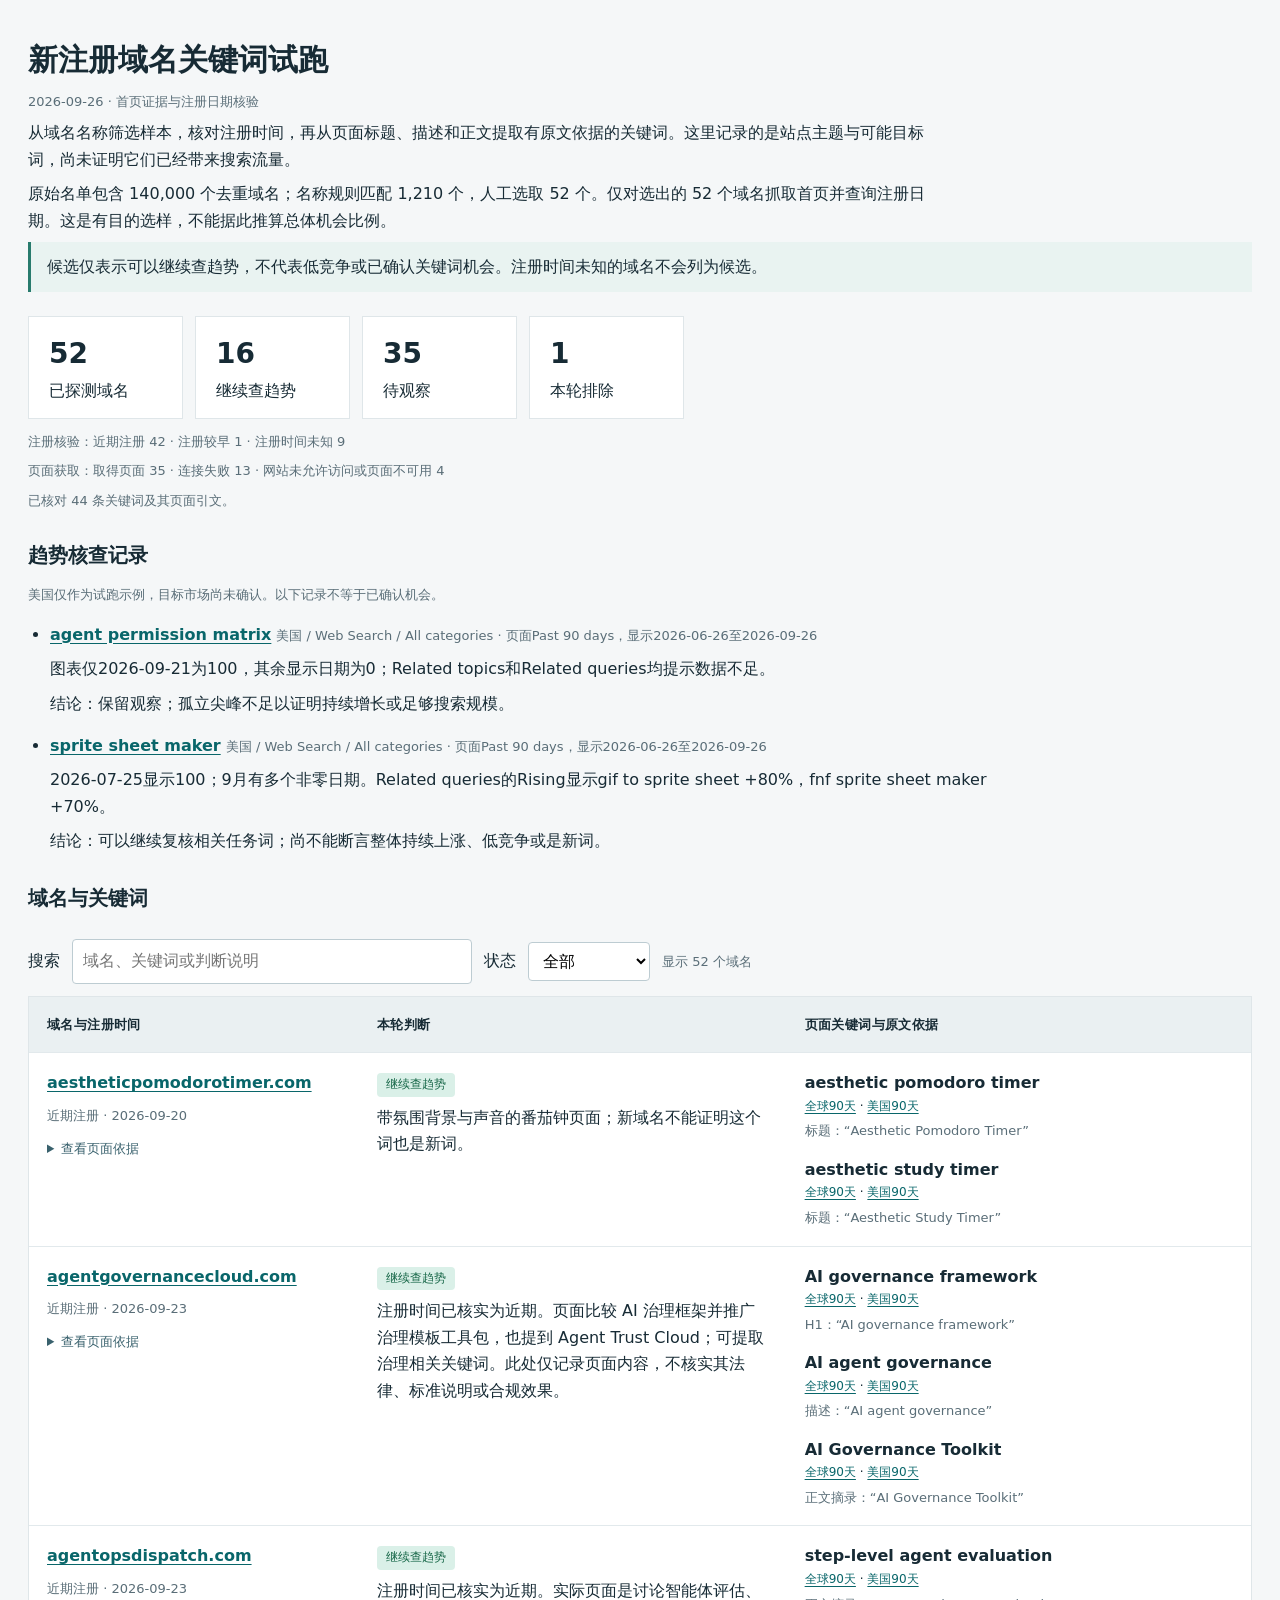
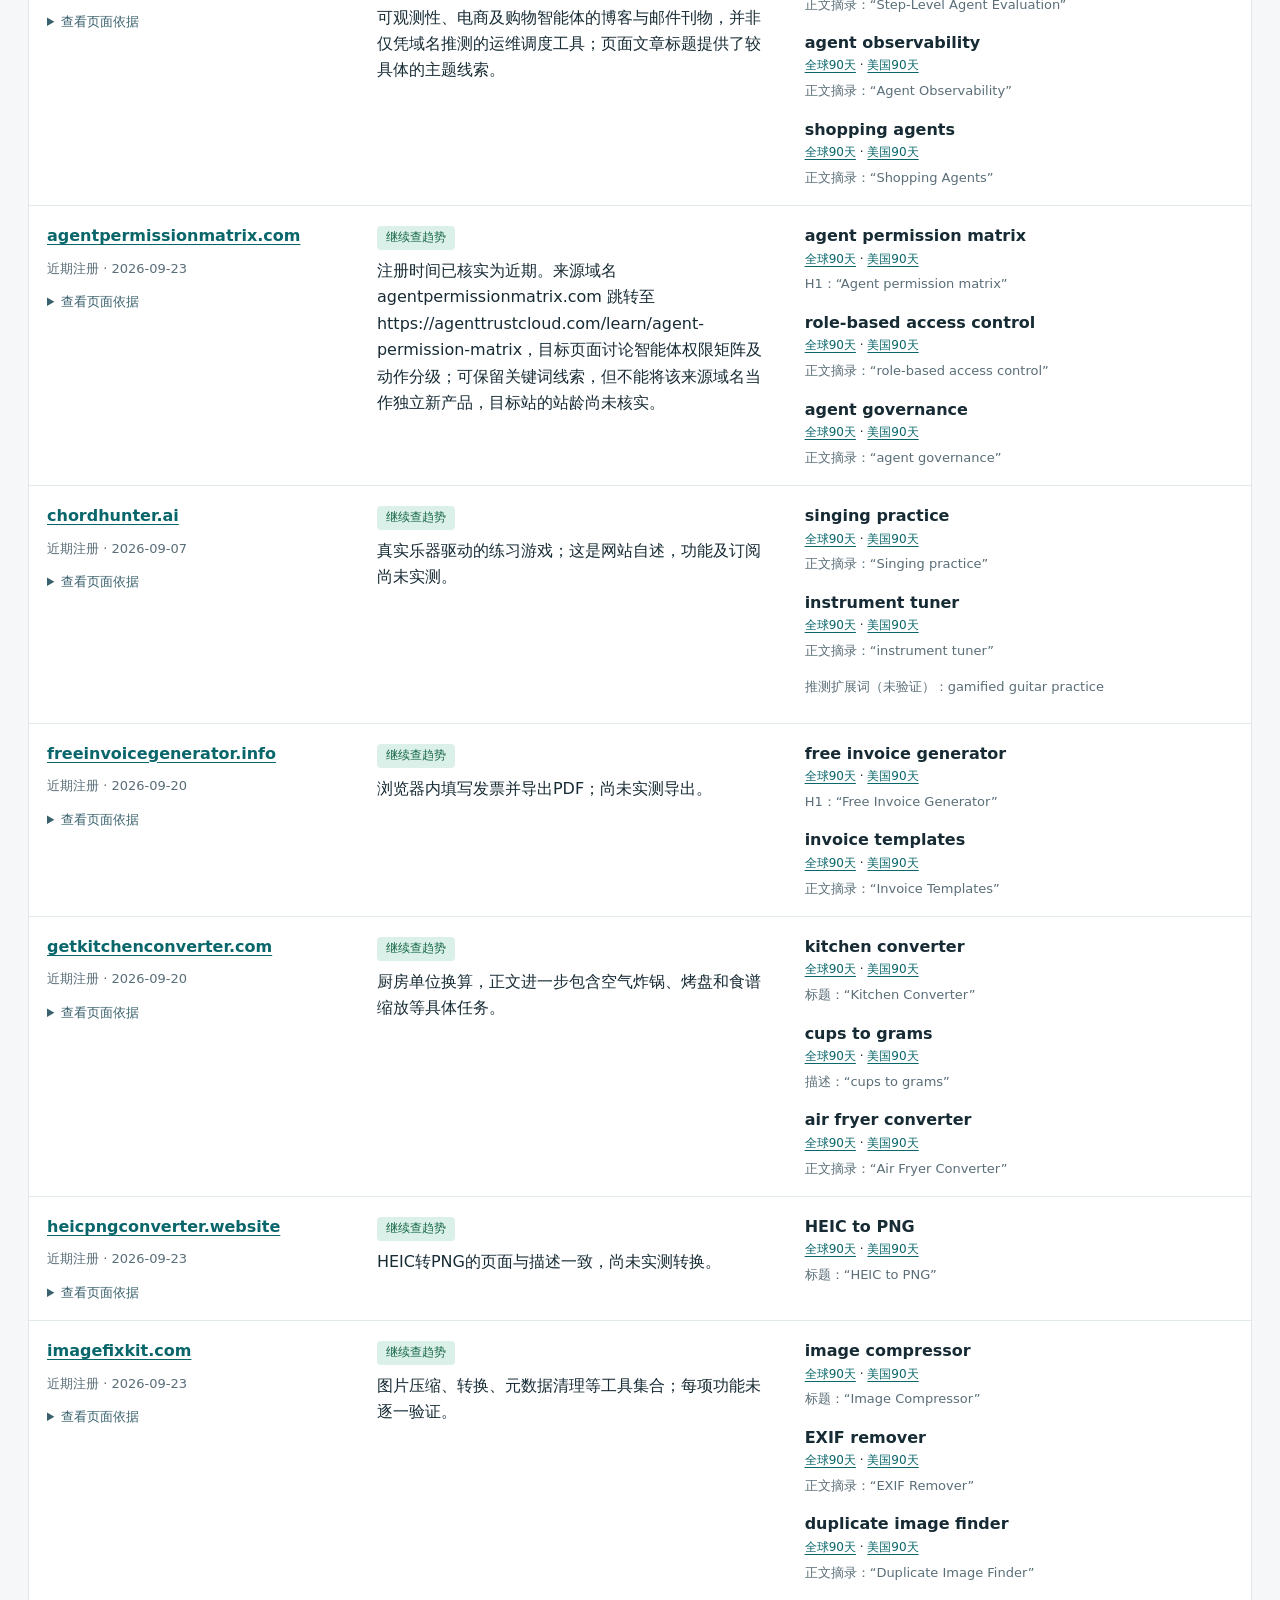
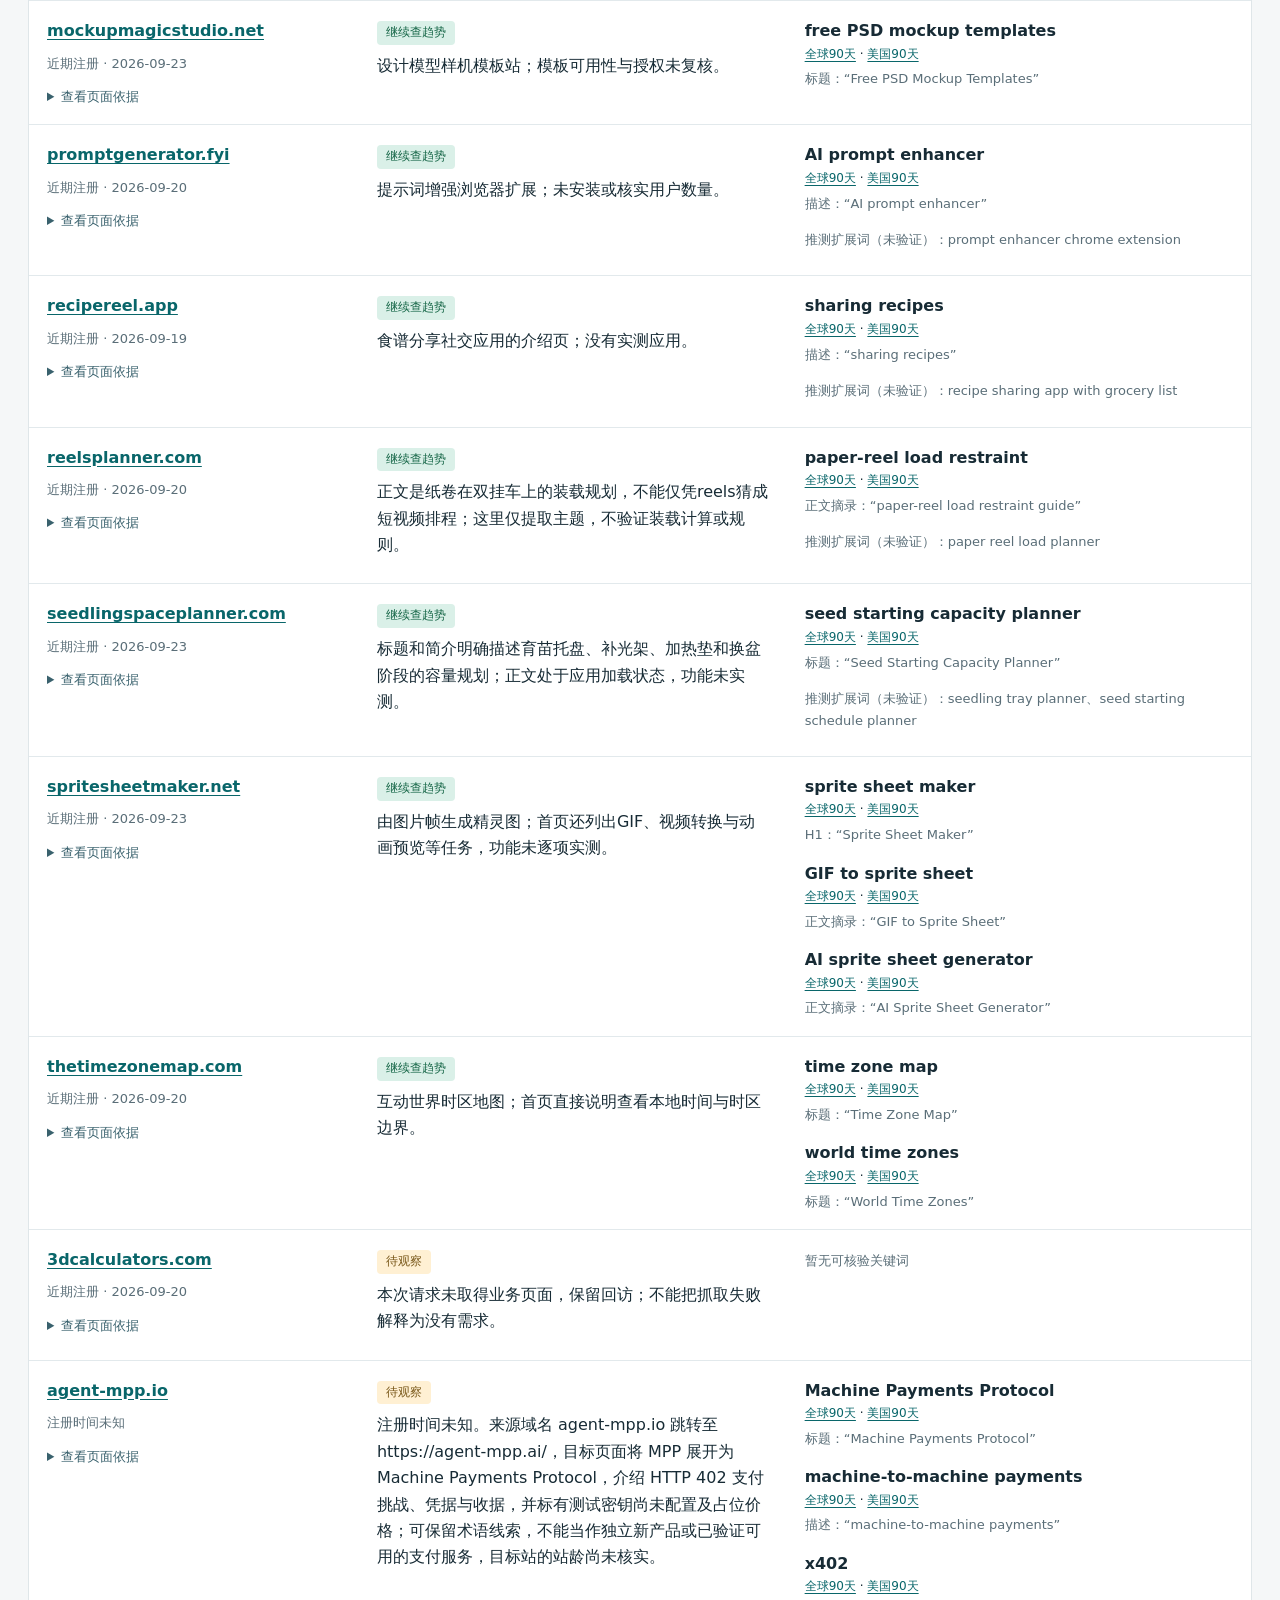
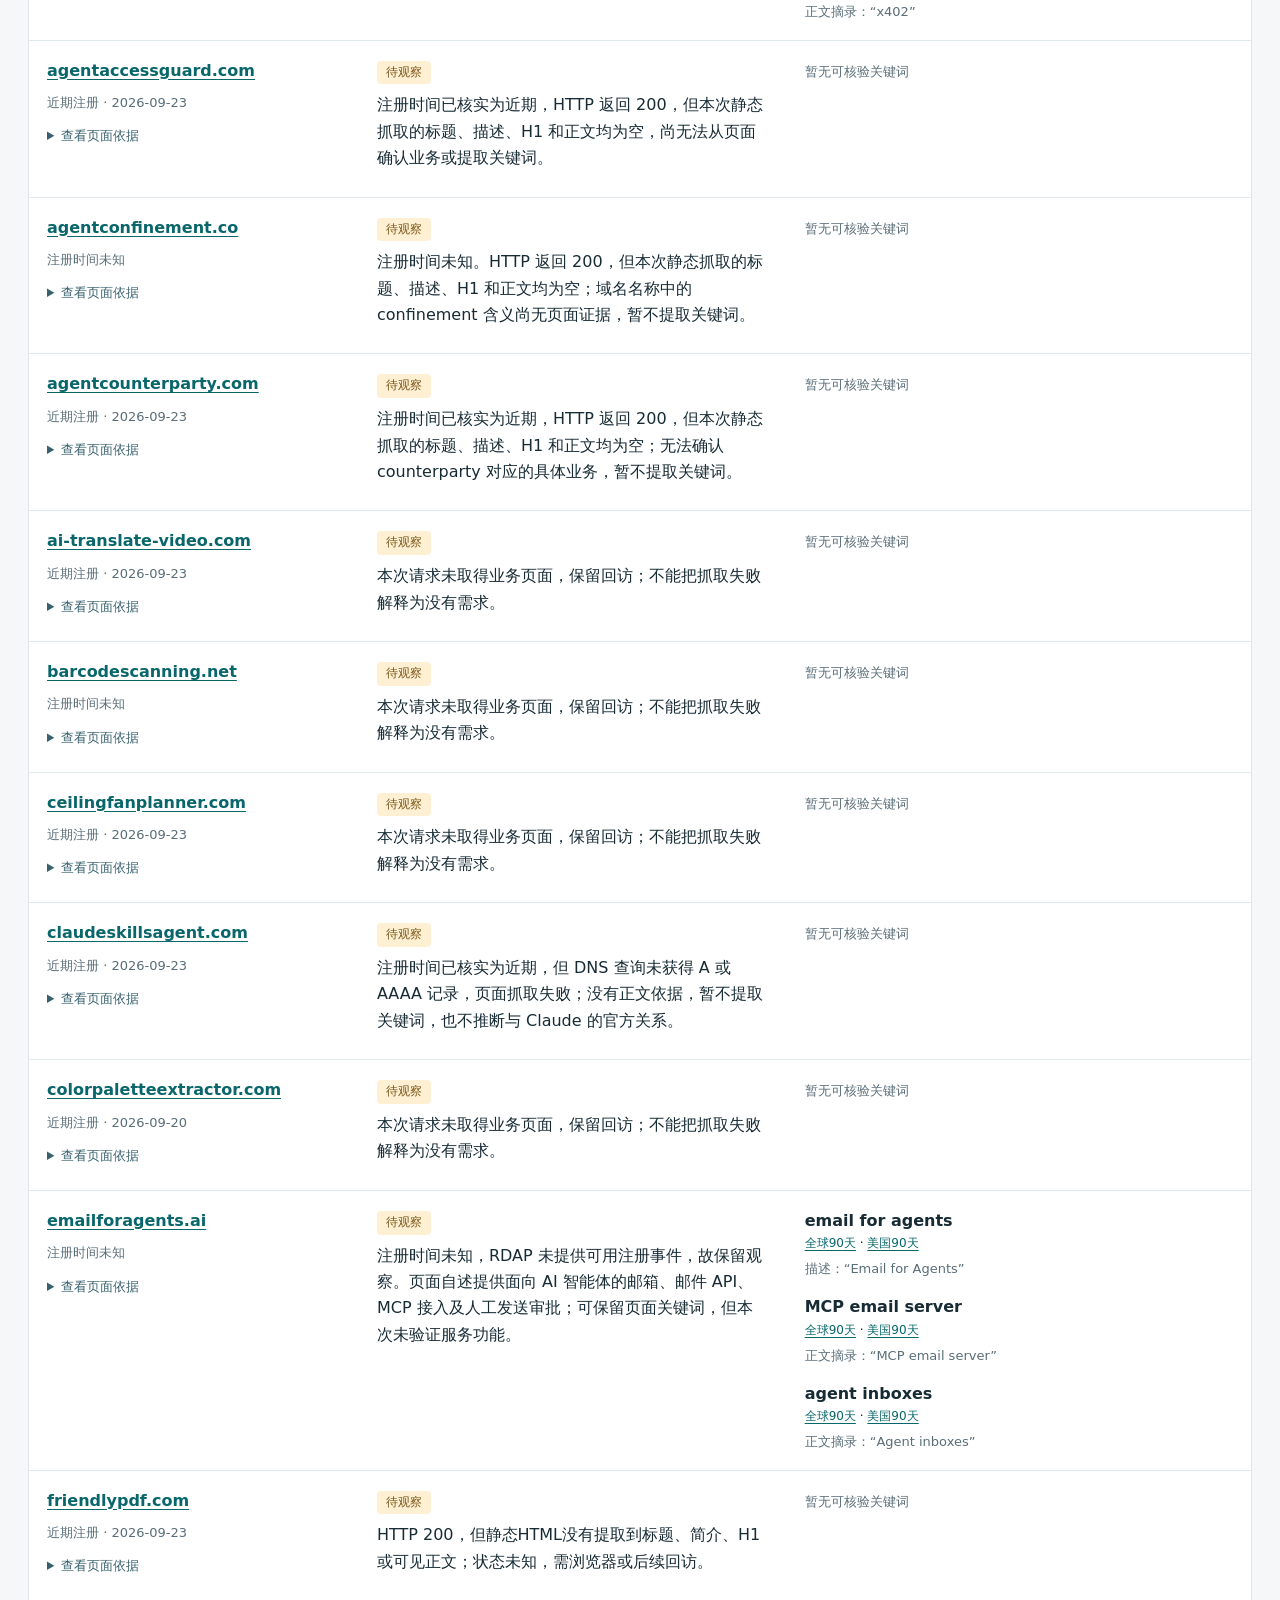
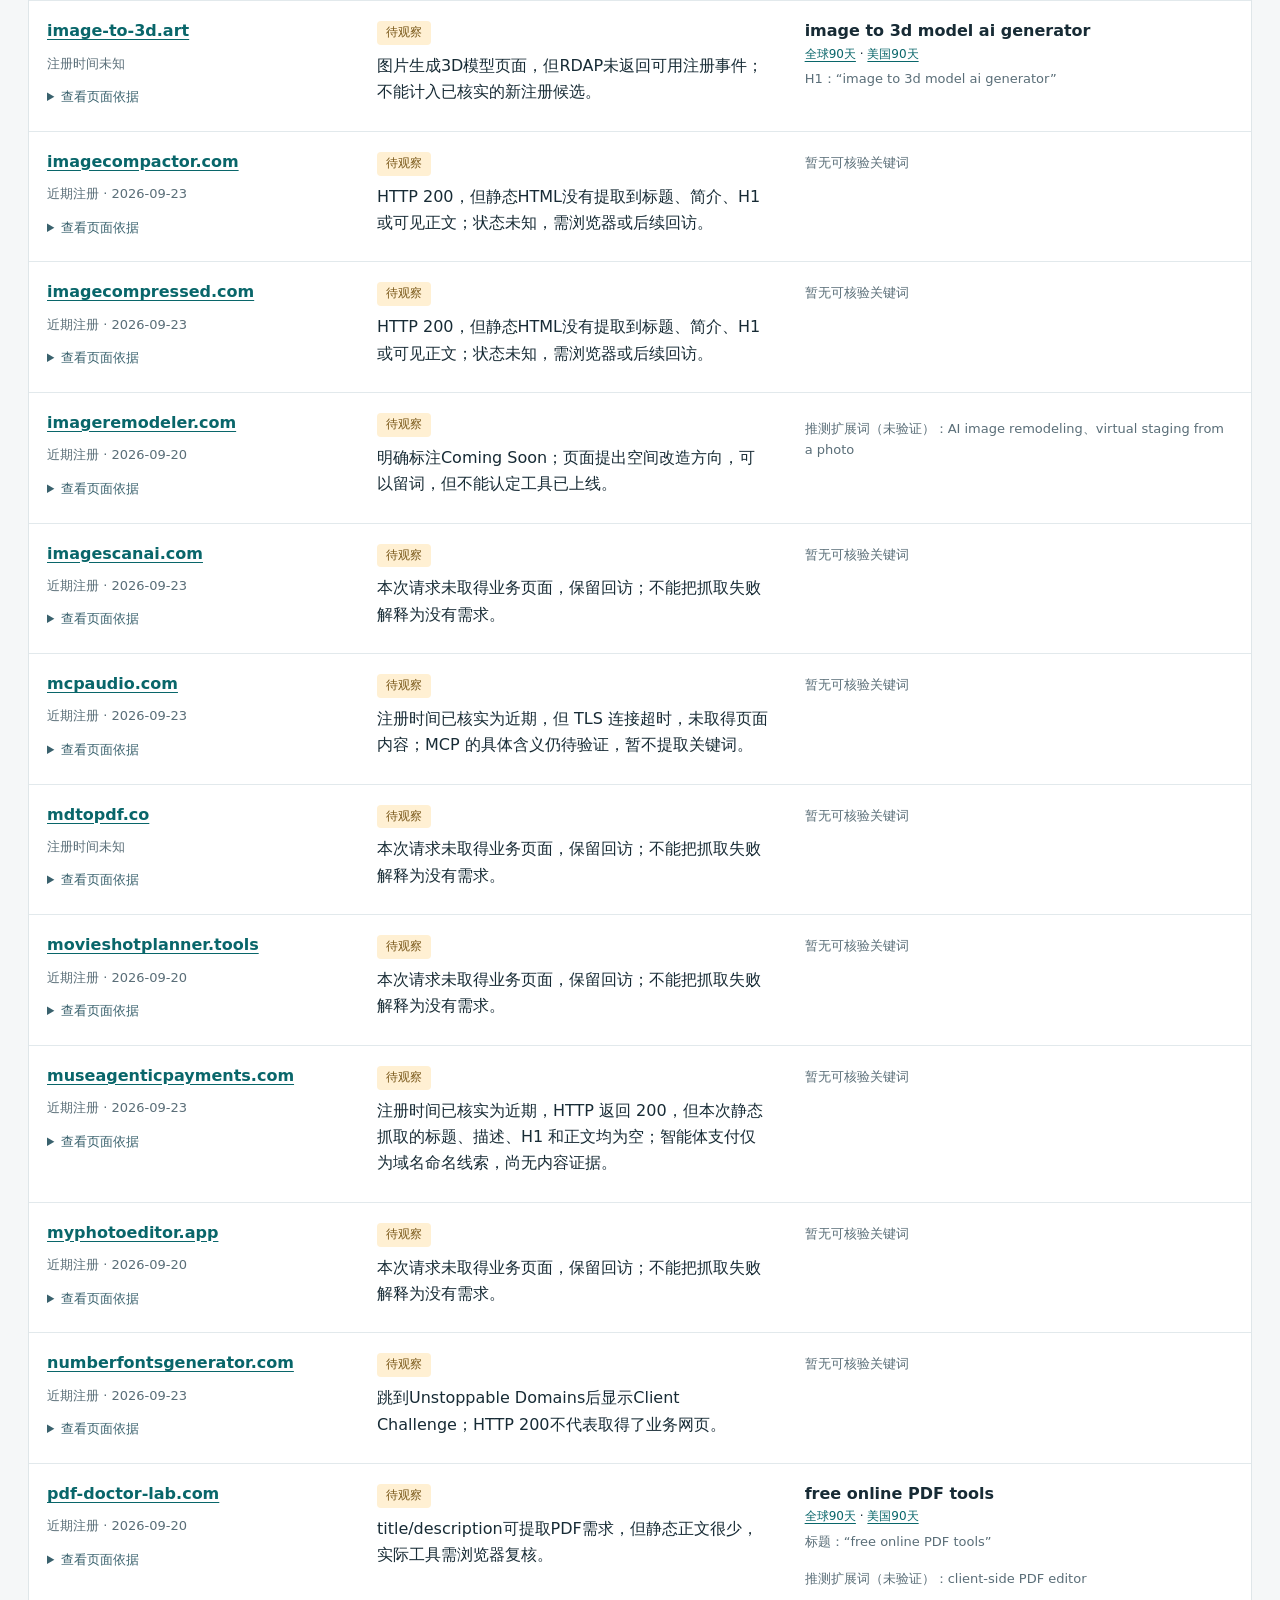
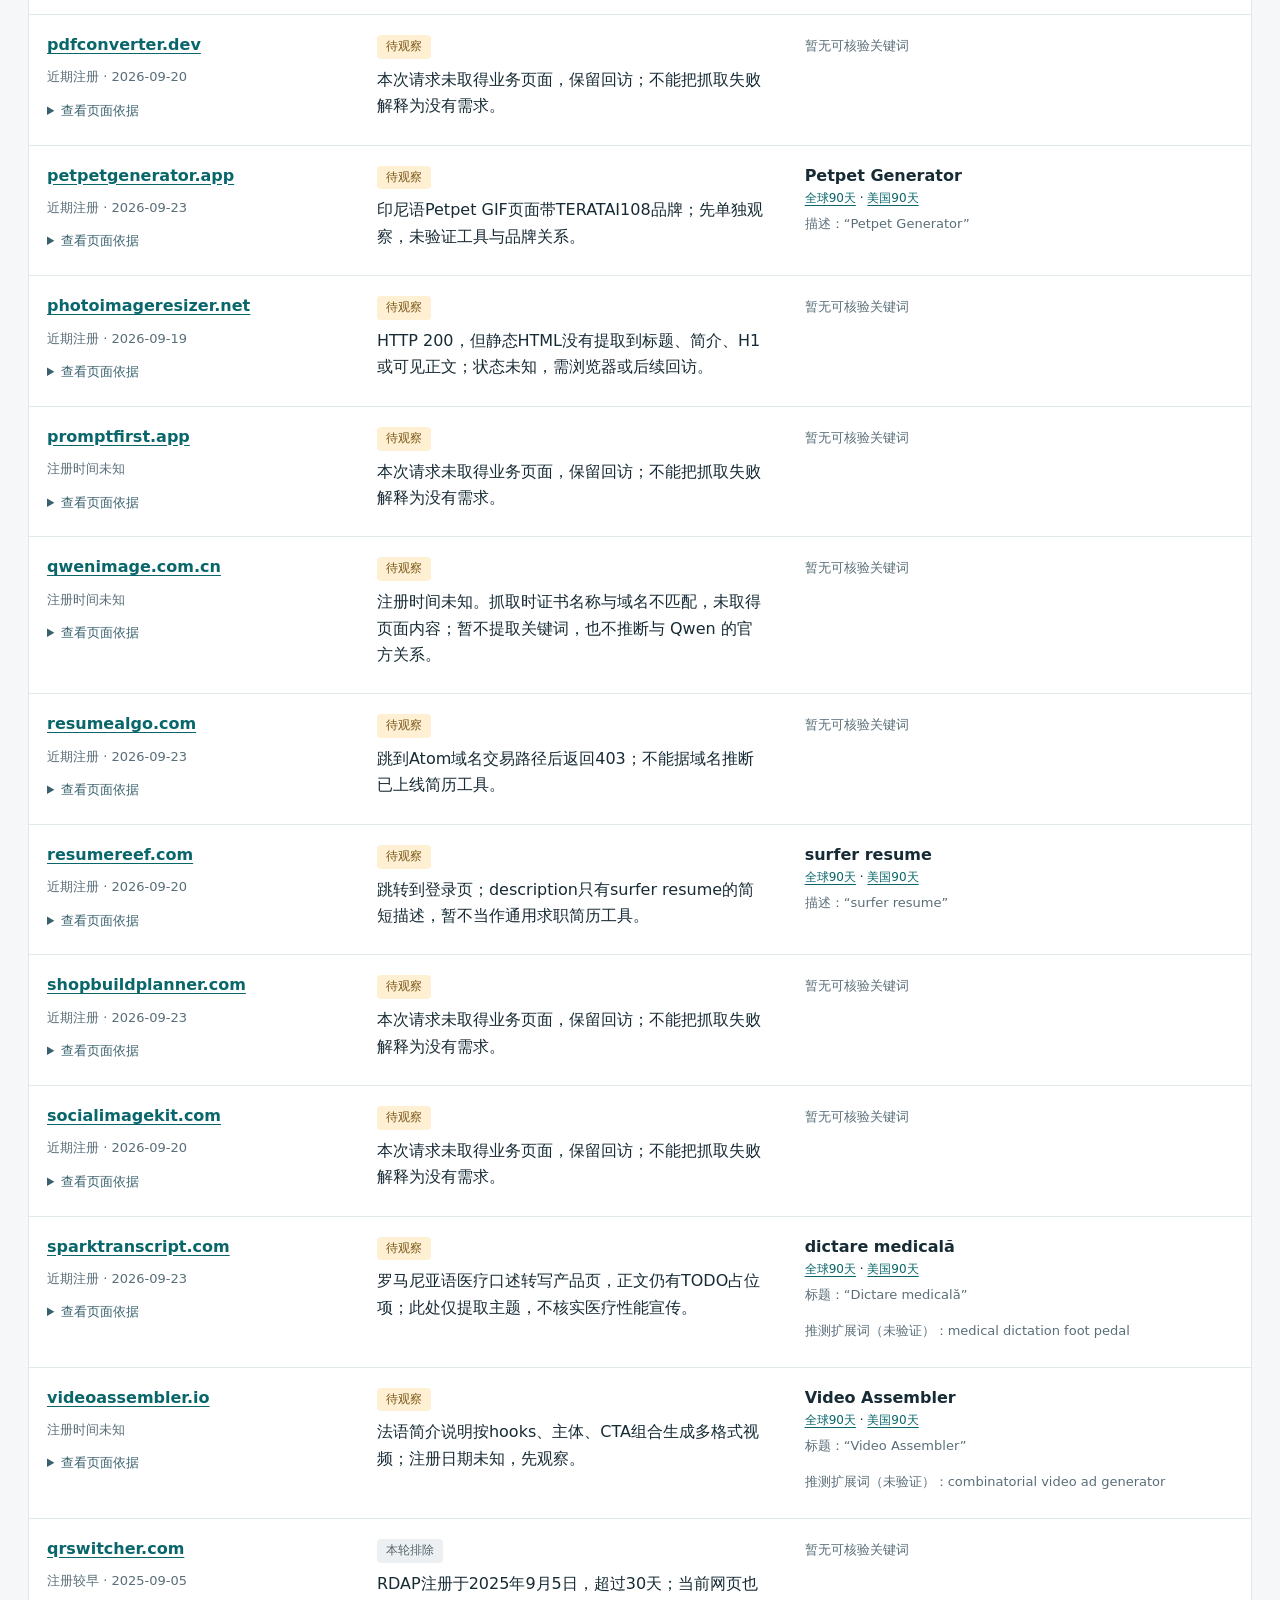
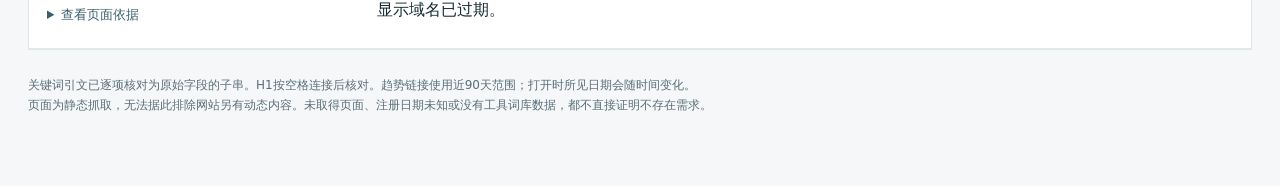
<file: reports/evidence/pilot-before-audit-2026-09-26.html>
<!doctype html><html lang="zh-CN"><head><meta charset="utf-8">
<meta name="viewport" content="width=device-width, initial-scale=1">
<meta http-equiv="Content-Security-Policy" content="default-src 'none'; style-src 'unsafe-inline'; script-src 'unsafe-inline'; base-uri 'none'; form-action 'none'">
<title>新注册域名关键词试跑 · 2026-09-26</title>
<style>
:root{color-scheme:light;font-family:system-ui,-apple-system,"PingFang SC",sans-serif;color:#172b35;background:#f5f7f8}
*{box-sizing:border-box}body{margin:0;line-height:1.65}main{max-width:1440px;margin:auto;padding:40px 28px 70px}
h1{font-size:30px;line-height:1.3;margin:0 0 12px}h2{font-size:20px;margin:28px 0 12px}p{margin:8px 0}
a{color:#09666a;text-underline-offset:3px;overflow-wrap:anywhere}.intro{max-width:900px}.muted,small{color:#5a6e78;font-size:13px}
.note{padding:12px 16px;background:#e9f3f1;border-left:3px solid #287b6d}.metrics{display:flex;gap:12px;flex-wrap:wrap;margin:24px 0 12px}
.metric{padding:14px 20px;background:white;border:1px solid #dfe6e9;min-width:155px}.metric b{display:block;font-size:28px}
.filters{display:flex;align-items:center;gap:12px;flex-wrap:wrap;margin:24px 0 12px}input,select{font:inherit;padding:8px 10px;border:1px solid #bdccd2;background:white;border-radius:4px}input{width:min(400px,100%)}
.table-wrap{overflow-x:auto;background:white;border:1px solid #dfe6e9}table{border-collapse:collapse;width:100%;table-layout:fixed;min-width:850px}th{text-align:left;background:#eaf0f2;font-size:13px;letter-spacing:.03em}th,td{padding:17px 18px;vertical-align:top;border-bottom:1px solid #e2e9ec}th:nth-child(1){width:27%}th:nth-child(2){width:35%}th:nth-child(3){width:38%}
.domain{font-weight:650;overflow-wrap:anywhere}.badge{display:inline-block;padding:2px 9px;border-radius:4px;font-size:12px;background:#edf0f2;color:#46555c}.candidate{background:#daf0e8;color:#176748}.observe{background:#fff0d3;color:#775516}.exclude{background:#edf0f2;color:#54636a}
.keyword{margin-bottom:15px}.keyword:last-child{margin:0}.keyword strong{font-weight:650}.links{display:block;font-size:12px}.keyword small{display:block;margin-top:4px}q{quotes:"“" "”"}.checks{padding-left:22px;max-width:1000px}.checks li{margin:16px 0}
summary{cursor:pointer;color:#39616d;font-size:13px}details{margin-top:12px}dl{font-size:12px;overflow-wrap:anywhere}dt{font-weight:650;margin-top:10px}dd{margin:3px 0 0;color:#526771}footer{margin-top:26px;font-size:12px;color:#5a6e78}[hidden]{display:none!important}
@media(max-width:700px){main{padding:25px 14px}h1{font-size:25px}.metric{flex:1;min-width:130px;padding:10px 14px}}
</style></head><body><main>
<header><h1>新注册域名关键词试跑</h1><p class="muted">2026-09-26 · 首页证据与注册日期核验</p>
<p class="intro">从域名名称筛选样本，核对注册时间，再从页面标题、描述和正文提取有原文依据的关键词。这里记录的是站点主题与可能目标词，尚未证明它们已经带来搜索流量。</p>
<p class="intro">原始名单包含 140,000 个去重域名；名称规则匹配 1,210 个，人工选取 52 个。仅对选出的 52 个域名抓取首页并查询注册日期。这是有目的选样，不能据此推算总体机会比例。</p>
<p class="note">候选仅表示可以继续查趋势，不代表低竞争或已确认关键词机会。注册时间未知的域名不会列为候选。</p></header>
<div class="metrics"><div class="metric"><b>52</b>已探测域名</div><div class="metric"><b>16</b>继续查趋势</div><div class="metric"><b>35</b>待观察</div><div class="metric"><b>1</b>本轮排除</div></div>
<p class="muted">注册核验：近期注册 42 · 注册较早 1 · 注册时间未知 9</p><p class="muted">页面获取：取得页面 35 · 连接失败 13 · 网站未允许访问或页面不可用 4</p>
<p class="muted">已核对 44 条关键词及其页面引文。</p>
<h2>趋势核查记录</h2><p class="muted">美国仅作为试跑示例，目标市场尚未确认。以下记录不等于已确认机会。</p><ul class="checks"><li><strong><a href="https://trends.google.com/trends/explore?date=today%203-m&amp;geo=US&amp;q=agent%20permission%20matrix&amp;hl=en" target="_blank" rel="noopener noreferrer">agent permission matrix</a></strong>
<span class="muted">美国 / Web Search / All categories · 页面Past 90 days，显示2026-06-26至2026-09-26</span>
<p>图表仅2026-09-21为100，其余显示日期为0；Related topics和Related queries均提示数据不足。</p><p>结论：保留观察；孤立尖峰不足以证明持续增长或足够搜索规模。</p></li><li><strong><a href="https://trends.google.com/trends/explore?date=today%203-m&amp;geo=US&amp;q=sprite%20sheet%20maker&amp;hl=en" target="_blank" rel="noopener noreferrer">sprite sheet maker</a></strong>
<span class="muted">美国 / Web Search / All categories · 页面Past 90 days，显示2026-06-26至2026-09-26</span>
<p>2026-07-25显示100；9月有多个非零日期。Related queries的Rising显示gif to sprite sheet +80%，fnf sprite sheet maker +70%。</p><p>结论：可以继续复核相关任务词；尚不能断言整体持续上涨、低竞争或是新词。</p></li></ul>
<h2>域名与关键词</h2><div class="filters"><label for="search">搜索</label><input id="search" type="search" placeholder="域名、关键词或判断说明" autocomplete="off">
<label for="decision">状态</label><select id="decision"><option value="all">全部</option><option value="candidate">继续查趋势</option><option value="observe">待观察</option><option value="exclude">本轮排除</option></select>
<span id="shown" class="muted" aria-live="polite">显示 52 个域名</span></div>
<div class="table-wrap"><table><thead><tr><th>域名与注册时间</th><th>本轮判断</th><th>页面关键词与原文依据</th></tr></thead><tbody><tr data-decision="candidate" data-search="aestheticpomodorotimer.com 带氛围背景与声音的番茄钟页面；新域名不能证明这个词也是新词。 content aesthetic pomodoro timer | best free aesthetic study timer online aesthetic pomodoro timer aesthetic study timer">
<td><div class="domain"><a href="https://aestheticpomodorotimer.com/" target="_blank" rel="noopener noreferrer">aestheticpomodorotimer.com</a></div>
<p class="muted">近期注册 · 2026-09-20</p>
<details><summary>查看页面依据</summary><dl><dt>标题</dt><dd>Aesthetic Pomodoro Timer | Best Free Aesthetic Study Timer Online</dd><dt>描述</dt><dd>The best aesthetic pomodoro timer for peaceful study and deep work. Scenic landscapes, procedural lofi audio, dark mode circle glow, and focus tracking with no login.</dd><dt>分享描述</dt><dd>The best aesthetic pomodoro timer for peaceful study and deep work. Scenic landscapes, procedural lofi audio, dark mode circle glow, and focus tracking with no login.</dd><dt>H1</dt><dd>Aesthetic Pomodoro Timer | Zero-Friction Flow &amp; Calm Focus Aesthetic Pomodoro Timer for Calm Study &amp; Deep Flow</dd><dt>访问结果</dt><dd>取得页面 · HTTP 200</dd><dt>实际页面</dt><dd><a href="https://aestheticpomodorotimer.com/" target="_blank" rel="noopener noreferrer">https://aestheticpomodorotimer.com/</a></dd><dt>注册日期来源</dt><dd><a href="https://rdap.verisign.com/com/v1/domain/aestheticpomodorotimer.com" target="_blank" rel="noopener noreferrer">RDAP记录</a></dd></dl></details></td>
<td><span class="badge candidate">继续查趋势</span><p>带氛围背景与声音的番茄钟页面；新域名不能证明这个词也是新词。</p>
</td>
<td><div class="keyword"><strong>aesthetic pomodoro timer</strong>
<span class="links"><a href="https://trends.google.com/trends/explore?date=today%203-m&amp;geo=&amp;q=aesthetic%20pomodoro%20timer&amp;hl=zh-CN" target="_blank" rel="noopener noreferrer">全球90天</a> · <a href="https://trends.google.com/trends/explore?date=today%203-m&amp;geo=US&amp;q=aesthetic%20pomodoro%20timer&amp;hl=zh-CN" target="_blank" rel="noopener noreferrer">美国90天</a></span>
<small>标题：<q>Aesthetic Pomodoro Timer</q></small></div><div class="keyword"><strong>aesthetic study timer</strong>
<span class="links"><a href="https://trends.google.com/trends/explore?date=today%203-m&amp;geo=&amp;q=aesthetic%20study%20timer&amp;hl=zh-CN" target="_blank" rel="noopener noreferrer">全球90天</a> · <a href="https://trends.google.com/trends/explore?date=today%203-m&amp;geo=US&amp;q=aesthetic%20study%20timer&amp;hl=zh-CN" target="_blank" rel="noopener noreferrer">美国90天</a></span>
<small>标题：<q>Aesthetic Study Timer</q></small></div></td></tr><tr data-decision="candidate" data-search="agentgovernancecloud.com 注册时间已核实为近期。页面比较 ai 治理框架并推广治理模板工具包，也提到 agent trust cloud；可提取治理相关关键词。此处仅记录页面内容，不核实其法律、标准说明或合规效果。 content ai governance framework: eu ai act vs nist ai rmf vs iso/iec 42001, and where to start ai governance framework ai agent governance ai governance toolkit">
<td><div class="domain"><a href="https://agentgovernancecloud.com/" target="_blank" rel="noopener noreferrer">agentgovernancecloud.com</a></div>
<p class="muted">近期注册 · 2026-09-23</p>
<details><summary>查看页面依据</summary><dl><dt>标题</dt><dd>AI Governance Framework: EU AI Act vs NIST AI RMF vs ISO/IEC 42001, and where to start</dd><dt>描述</dt><dd>Compare the three AI governance frameworks that matter (EU AI Act, NIST AI RMF, ISO/IEC 42001), see what AI agent governance adds, and get the templates to put them in place, from $199.</dd><dt>分享描述</dt><dd>—</dd><dt>H1</dt><dd>AI governance framework: what applies to you, and where to start</dd><dt>访问结果</dt><dd>取得页面 · HTTP 200</dd><dt>实际页面</dt><dd><a href="https://agentgovernancecloud.com/" target="_blank" rel="noopener noreferrer">https://agentgovernancecloud.com/</a></dd><dt>注册日期来源</dt><dd><a href="https://rdap.verisign.com/com/v1/domain/agentgovernancecloud.com" target="_blank" rel="noopener noreferrer">RDAP记录</a></dd></dl></details></td>
<td><span class="badge candidate">继续查趋势</span><p>注册时间已核实为近期。页面比较 AI 治理框架并推广治理模板工具包，也提到 Agent Trust Cloud；可提取治理相关关键词。此处仅记录页面内容，不核实其法律、标准说明或合规效果。</p>
</td>
<td><div class="keyword"><strong>AI governance framework</strong>
<span class="links"><a href="https://trends.google.com/trends/explore?date=today%203-m&amp;geo=&amp;q=AI%20governance%20framework&amp;hl=zh-CN" target="_blank" rel="noopener noreferrer">全球90天</a> · <a href="https://trends.google.com/trends/explore?date=today%203-m&amp;geo=US&amp;q=AI%20governance%20framework&amp;hl=zh-CN" target="_blank" rel="noopener noreferrer">美国90天</a></span>
<small>H1：<q>AI governance framework</q></small></div><div class="keyword"><strong>AI agent governance</strong>
<span class="links"><a href="https://trends.google.com/trends/explore?date=today%203-m&amp;geo=&amp;q=AI%20agent%20governance&amp;hl=zh-CN" target="_blank" rel="noopener noreferrer">全球90天</a> · <a href="https://trends.google.com/trends/explore?date=today%203-m&amp;geo=US&amp;q=AI%20agent%20governance&amp;hl=zh-CN" target="_blank" rel="noopener noreferrer">美国90天</a></span>
<small>描述：<q>AI agent governance</q></small></div><div class="keyword"><strong>AI Governance Toolkit</strong>
<span class="links"><a href="https://trends.google.com/trends/explore?date=today%203-m&amp;geo=&amp;q=AI%20Governance%20Toolkit&amp;hl=zh-CN" target="_blank" rel="noopener noreferrer">全球90天</a> · <a href="https://trends.google.com/trends/explore?date=today%203-m&amp;geo=US&amp;q=AI%20Governance%20Toolkit&amp;hl=zh-CN" target="_blank" rel="noopener noreferrer">美国90天</a></span>
<small>正文摘录：<q>AI Governance Toolkit</q></small></div></td></tr><tr data-decision="candidate" data-search="agentopsdispatch.com 注册时间已核实为近期。实际页面是讨论智能体评估、可观测性、电商及购物智能体的博客与邮件刊物，并非仅凭域名推测的运维调度工具；页面文章标题提供了较具体的主题线索。 content agentops dispatch step-level agent evaluation agent observability shopping agents">
<td><div class="domain"><a href="https://agentopsdispatch.com/" target="_blank" rel="noopener noreferrer">agentopsdispatch.com</a></div>
<p class="muted">近期注册 · 2026-09-23</p>
<details><summary>查看页面依据</summary><dl><dt>标题</dt><dd>AgentOps Dispatch</dd><dt>描述</dt><dd>A blog and newsletter on AI agent evaluation methodology and benchmarking and E-commerce and shopping agent capabilities.</dd><dt>分享描述</dt><dd>A blog and newsletter on AI agent evaluation methodology and benchmarking and E-commerce and shopping agent capabilities.</dd><dt>H1</dt><dd>AgentOps Dispatch</dd><dt>访问结果</dt><dd>取得页面 · HTTP 200</dd><dt>实际页面</dt><dd><a href="https://agentopsdispatch.com/" target="_blank" rel="noopener noreferrer">https://agentopsdispatch.com/</a></dd><dt>注册日期来源</dt><dd><a href="https://rdap.verisign.com/com/v1/domain/agentopsdispatch.com" target="_blank" rel="noopener noreferrer">RDAP记录</a></dd></dl></details></td>
<td><span class="badge candidate">继续查趋势</span><p>注册时间已核实为近期。实际页面是讨论智能体评估、可观测性、电商及购物智能体的博客与邮件刊物，并非仅凭域名推测的运维调度工具；页面文章标题提供了较具体的主题线索。</p>
</td>
<td><div class="keyword"><strong>step-level agent evaluation</strong>
<span class="links"><a href="https://trends.google.com/trends/explore?date=today%203-m&amp;geo=&amp;q=step-level%20agent%20evaluation&amp;hl=zh-CN" target="_blank" rel="noopener noreferrer">全球90天</a> · <a href="https://trends.google.com/trends/explore?date=today%203-m&amp;geo=US&amp;q=step-level%20agent%20evaluation&amp;hl=zh-CN" target="_blank" rel="noopener noreferrer">美国90天</a></span>
<small>正文摘录：<q>Step-Level Agent Evaluation</q></small></div><div class="keyword"><strong>agent observability</strong>
<span class="links"><a href="https://trends.google.com/trends/explore?date=today%203-m&amp;geo=&amp;q=agent%20observability&amp;hl=zh-CN" target="_blank" rel="noopener noreferrer">全球90天</a> · <a href="https://trends.google.com/trends/explore?date=today%203-m&amp;geo=US&amp;q=agent%20observability&amp;hl=zh-CN" target="_blank" rel="noopener noreferrer">美国90天</a></span>
<small>正文摘录：<q>Agent Observability</q></small></div><div class="keyword"><strong>shopping agents</strong>
<span class="links"><a href="https://trends.google.com/trends/explore?date=today%203-m&amp;geo=&amp;q=shopping%20agents&amp;hl=zh-CN" target="_blank" rel="noopener noreferrer">全球90天</a> · <a href="https://trends.google.com/trends/explore?date=today%203-m&amp;geo=US&amp;q=shopping%20agents&amp;hl=zh-CN" target="_blank" rel="noopener noreferrer">美国90天</a></span>
<small>正文摘录：<q>Shopping Agents</q></small></div></td></tr><tr data-decision="candidate" data-search="agentpermissionmatrix.com 注册时间已核实为近期。来源域名 agentpermissionmatrix.com 跳转至 https://agenttrustcloud.com/learn/agent-permission-matrix，目标页面讨论智能体权限矩阵及动作分级；可保留关键词线索，但不能将该来源域名当作独立新产品，目标站的站龄尚未核实。 content agent permission matrix: modelling what an ai agent may do — agent trust cloud agent permission matrix role-based access control agent governance">
<td><div class="domain"><a href="https://agentpermissionmatrix.com/" target="_blank" rel="noopener noreferrer">agentpermissionmatrix.com</a></div>
<p class="muted">近期注册 · 2026-09-23</p>
<details><summary>查看页面依据</summary><dl><dt>标题</dt><dd>Agent Permission Matrix: Modelling What an AI Agent May Do — Agent Trust Cloud</dd><dt>描述</dt><dd>An agent permission matrix maps AI agents against actions and conditions. Why RBAC breaks for agents, the read/propose/act tiers, and a worked matrix.</dd><dt>分享描述</dt><dd>An agent permission matrix maps AI agents against actions and conditions. Why RBAC breaks for agents, the read/propose/act tiers, and a worked matrix.</dd><dt>H1</dt><dd>Agent permission matrix</dd><dt>访问结果</dt><dd>取得页面 · HTTP 200</dd><dt>实际页面</dt><dd><a href="https://agenttrustcloud.com/learn/agent-permission-matrix" target="_blank" rel="noopener noreferrer">https://agenttrustcloud.com/learn/agent-permission-matrix</a></dd><dt>注册日期来源</dt><dd><a href="https://rdap.verisign.com/com/v1/domain/agentpermissionmatrix.com" target="_blank" rel="noopener noreferrer">RDAP记录</a></dd></dl></details></td>
<td><span class="badge candidate">继续查趋势</span><p>注册时间已核实为近期。来源域名 agentpermissionmatrix.com 跳转至 https://agenttrustcloud.com/learn/agent-permission-matrix，目标页面讨论智能体权限矩阵及动作分级；可保留关键词线索，但不能将该来源域名当作独立新产品，目标站的站龄尚未核实。</p>
</td>
<td><div class="keyword"><strong>agent permission matrix</strong>
<span class="links"><a href="https://trends.google.com/trends/explore?date=today%203-m&amp;geo=&amp;q=agent%20permission%20matrix&amp;hl=zh-CN" target="_blank" rel="noopener noreferrer">全球90天</a> · <a href="https://trends.google.com/trends/explore?date=today%203-m&amp;geo=US&amp;q=agent%20permission%20matrix&amp;hl=zh-CN" target="_blank" rel="noopener noreferrer">美国90天</a></span>
<small>H1：<q>Agent permission matrix</q></small></div><div class="keyword"><strong>role-based access control</strong>
<span class="links"><a href="https://trends.google.com/trends/explore?date=today%203-m&amp;geo=&amp;q=role-based%20access%20control&amp;hl=zh-CN" target="_blank" rel="noopener noreferrer">全球90天</a> · <a href="https://trends.google.com/trends/explore?date=today%203-m&amp;geo=US&amp;q=role-based%20access%20control&amp;hl=zh-CN" target="_blank" rel="noopener noreferrer">美国90天</a></span>
<small>正文摘录：<q>role-based access control</q></small></div><div class="keyword"><strong>agent governance</strong>
<span class="links"><a href="https://trends.google.com/trends/explore?date=today%203-m&amp;geo=&amp;q=agent%20governance&amp;hl=zh-CN" target="_blank" rel="noopener noreferrer">全球90天</a> · <a href="https://trends.google.com/trends/explore?date=today%203-m&amp;geo=US&amp;q=agent%20governance&amp;hl=zh-CN" target="_blank" rel="noopener noreferrer">美国90天</a></span>
<small>正文摘录：<q>agent governance</q></small></div></td></tr><tr data-decision="candidate" data-search="chordhunter.ai 真实乐器驱动的练习游戏；这是网站自述，功能及订阅尚未实测。 content chordhunter — play music. hunt monsters. singing practice instrument tuner">
<td><div class="domain"><a href="https://chordhunter.ai/" target="_blank" rel="noopener noreferrer">chordhunter.ai</a></div>
<p class="muted">近期注册 · 2026-09-07</p>
<details><summary>查看页面依据</summary><dl><dt>标题</dt><dd>ChordHunter — Play music. Hunt monsters.</dd><dt>描述</dt><dd>Practice guitar, bass, piano and singing with musical guides, private reviewed MIDI arrangements and monster battles. Real-instrument input requires compatible hardware.</dd><dt>分享描述</dt><dd>Practice guitar, bass, piano and singing with musical guides, private reviewed MIDI arrangements and monster battles. Real-instrument input requires compatible hardware.</dd><dt>H1</dt><dd>Turn your music into a spell.</dd><dt>访问结果</dt><dd>取得页面 · HTTP 200</dd><dt>实际页面</dt><dd><a href="https://www.chordhunter.ai/" target="_blank" rel="noopener noreferrer">https://www.chordhunter.ai/</a></dd><dt>注册日期来源</dt><dd><a href="https://rdap.identitydigital.services/rdap/domain/chordhunter.ai" target="_blank" rel="noopener noreferrer">RDAP记录</a></dd></dl></details></td>
<td><span class="badge candidate">继续查趋势</span><p>真实乐器驱动的练习游戏；这是网站自述，功能及订阅尚未实测。</p>
</td>
<td><div class="keyword"><strong>singing practice</strong>
<span class="links"><a href="https://trends.google.com/trends/explore?date=today%203-m&amp;geo=&amp;q=singing%20practice&amp;hl=zh-CN" target="_blank" rel="noopener noreferrer">全球90天</a> · <a href="https://trends.google.com/trends/explore?date=today%203-m&amp;geo=US&amp;q=singing%20practice&amp;hl=zh-CN" target="_blank" rel="noopener noreferrer">美国90天</a></span>
<small>正文摘录：<q>Singing practice</q></small></div><div class="keyword"><strong>instrument tuner</strong>
<span class="links"><a href="https://trends.google.com/trends/explore?date=today%203-m&amp;geo=&amp;q=instrument%20tuner&amp;hl=zh-CN" target="_blank" rel="noopener noreferrer">全球90天</a> · <a href="https://trends.google.com/trends/explore?date=today%203-m&amp;geo=US&amp;q=instrument%20tuner&amp;hl=zh-CN" target="_blank" rel="noopener noreferrer">美国90天</a></span>
<small>正文摘录：<q>instrument tuner</q></small></div><p class="muted">推测扩展词（未验证）：gamified guitar practice</p></td></tr><tr data-decision="candidate" data-search="freeinvoicegenerator.info 浏览器内填写发票并导出pdf；尚未实测导出。 content free invoice generator – no sign up, instant pdf free invoice generator invoice templates">
<td><div class="domain"><a href="https://freeinvoicegenerator.info/" target="_blank" rel="noopener noreferrer">freeinvoicegenerator.info</a></div>
<p class="muted">近期注册 · 2026-09-20</p>
<details><summary>查看页面依据</summary><dl><dt>标题</dt><dd>Free Invoice Generator – No Sign Up, Instant PDF</dd><dt>描述</dt><dd>Create a professional invoice in your browser and download a clean PDF in seconds. No signup, no watermark, no cost. Start invoicing now.</dd><dt>分享描述</dt><dd>Create a professional invoice in your browser and download a clean PDF in seconds. No signup, no watermark, no cost. Start invoicing now.</dd><dt>H1</dt><dd>Free Invoice Generator</dd><dt>访问结果</dt><dd>取得页面 · HTTP 200</dd><dt>实际页面</dt><dd><a href="https://freeinvoicegenerator.info/" target="_blank" rel="noopener noreferrer">https://freeinvoicegenerator.info/</a></dd><dt>注册日期来源</dt><dd><a href="https://rdap.identitydigital.services/rdap/domain/freeinvoicegenerator.info" target="_blank" rel="noopener noreferrer">RDAP记录</a></dd></dl></details></td>
<td><span class="badge candidate">继续查趋势</span><p>浏览器内填写发票并导出PDF；尚未实测导出。</p>
</td>
<td><div class="keyword"><strong>free invoice generator</strong>
<span class="links"><a href="https://trends.google.com/trends/explore?date=today%203-m&amp;geo=&amp;q=free%20invoice%20generator&amp;hl=zh-CN" target="_blank" rel="noopener noreferrer">全球90天</a> · <a href="https://trends.google.com/trends/explore?date=today%203-m&amp;geo=US&amp;q=free%20invoice%20generator&amp;hl=zh-CN" target="_blank" rel="noopener noreferrer">美国90天</a></span>
<small>H1：<q>Free Invoice Generator</q></small></div><div class="keyword"><strong>invoice templates</strong>
<span class="links"><a href="https://trends.google.com/trends/explore?date=today%203-m&amp;geo=&amp;q=invoice%20templates&amp;hl=zh-CN" target="_blank" rel="noopener noreferrer">全球90天</a> · <a href="https://trends.google.com/trends/explore?date=today%203-m&amp;geo=US&amp;q=invoice%20templates&amp;hl=zh-CN" target="_blank" rel="noopener noreferrer">美国90天</a></span>
<small>正文摘录：<q>Invoice Templates</q></small></div></td></tr><tr data-decision="candidate" data-search="getkitchenconverter.com 厨房单位换算，正文进一步包含空气炸锅、烤盘和食谱缩放等具体任务。 content kitchen converter – precise cooking &amp; baking unit converter kitchen converter cups to grams air fryer converter">
<td><div class="domain"><a href="https://getkitchenconverter.com/" target="_blank" rel="noopener noreferrer">getkitchenconverter.com</a></div>
<p class="muted">近期注册 · 2026-09-20</p>
<details><summary>查看页面依据</summary><dl><dt>标题</dt><dd>Kitchen Converter – Precise Cooking &amp; Baking Unit Converter</dd><dt>描述</dt><dd>Convert cups to grams, ounces, milliliters, oven temperatures, and air fryer times. Fast, accurate, density-aware kitchen converter for bakers and cooks.</dd><dt>分享描述</dt><dd>Convert cups to grams, ounces, milliliters, oven temperatures, and air fryer times. Fast, accurate, density-aware kitchen converter for bakers and cooks.</dd><dt>H1</dt><dd>Bake and cook with confidence. Never guess a cup again.</dd><dt>访问结果</dt><dd>取得页面 · HTTP 200</dd><dt>实际页面</dt><dd><a href="https://getkitchenconverter.com/" target="_blank" rel="noopener noreferrer">https://getkitchenconverter.com/</a></dd><dt>注册日期来源</dt><dd><a href="https://rdap.verisign.com/com/v1/domain/getkitchenconverter.com" target="_blank" rel="noopener noreferrer">RDAP记录</a></dd></dl></details></td>
<td><span class="badge candidate">继续查趋势</span><p>厨房单位换算，正文进一步包含空气炸锅、烤盘和食谱缩放等具体任务。</p>
</td>
<td><div class="keyword"><strong>kitchen converter</strong>
<span class="links"><a href="https://trends.google.com/trends/explore?date=today%203-m&amp;geo=&amp;q=kitchen%20converter&amp;hl=zh-CN" target="_blank" rel="noopener noreferrer">全球90天</a> · <a href="https://trends.google.com/trends/explore?date=today%203-m&amp;geo=US&amp;q=kitchen%20converter&amp;hl=zh-CN" target="_blank" rel="noopener noreferrer">美国90天</a></span>
<small>标题：<q>Kitchen Converter</q></small></div><div class="keyword"><strong>cups to grams</strong>
<span class="links"><a href="https://trends.google.com/trends/explore?date=today%203-m&amp;geo=&amp;q=cups%20to%20grams&amp;hl=zh-CN" target="_blank" rel="noopener noreferrer">全球90天</a> · <a href="https://trends.google.com/trends/explore?date=today%203-m&amp;geo=US&amp;q=cups%20to%20grams&amp;hl=zh-CN" target="_blank" rel="noopener noreferrer">美国90天</a></span>
<small>描述：<q>cups to grams</q></small></div><div class="keyword"><strong>air fryer converter</strong>
<span class="links"><a href="https://trends.google.com/trends/explore?date=today%203-m&amp;geo=&amp;q=air%20fryer%20converter&amp;hl=zh-CN" target="_blank" rel="noopener noreferrer">全球90天</a> · <a href="https://trends.google.com/trends/explore?date=today%203-m&amp;geo=US&amp;q=air%20fryer%20converter&amp;hl=zh-CN" target="_blank" rel="noopener noreferrer">美国90天</a></span>
<small>正文摘录：<q>Air Fryer Converter</q></small></div></td></tr><tr data-decision="candidate" data-search="heicpngconverter.website heic转png的页面与描述一致，尚未实测转换。 content heicpngconverter - convert heic to png online heic to png">
<td><div class="domain"><a href="https://heicpngconverter.website/" target="_blank" rel="noopener noreferrer">heicpngconverter.website</a></div>
<p class="muted">近期注册 · 2026-09-23</p>
<details><summary>查看页面依据</summary><dl><dt>标题</dt><dd>HEICPNGCONVERTER - Convert HEIC to PNG Online</dd><dt>描述</dt><dd>Convert HEIC images into universally compatible PNG files directly in your browser. Fast, private, and free.</dd><dt>分享描述</dt><dd>Convert HEIC images into universally compatible PNG files directly in your browser. Fast, private, and free.</dd><dt>H1</dt><dd>HEICPNGCONVERTER - Convert HEIC to PNG Online</dd><dt>访问结果</dt><dd>取得页面 · HTTP 200</dd><dt>实际页面</dt><dd><a href="https://heicpngconverter.website/" target="_blank" rel="noopener noreferrer">https://heicpngconverter.website/</a></dd><dt>注册日期来源</dt><dd><a href="https://rdap.radix.host/rdap/domain/heicpngconverter.website" target="_blank" rel="noopener noreferrer">RDAP记录</a></dd></dl></details></td>
<td><span class="badge candidate">继续查趋势</span><p>HEIC转PNG的页面与描述一致，尚未实测转换。</p>
</td>
<td><div class="keyword"><strong>HEIC to PNG</strong>
<span class="links"><a href="https://trends.google.com/trends/explore?date=today%203-m&amp;geo=&amp;q=HEIC%20to%20PNG&amp;hl=zh-CN" target="_blank" rel="noopener noreferrer">全球90天</a> · <a href="https://trends.google.com/trends/explore?date=today%203-m&amp;geo=US&amp;q=HEIC%20to%20PNG&amp;hl=zh-CN" target="_blank" rel="noopener noreferrer">美国90天</a></span>
<small>标题：<q>HEIC to PNG</q></small></div></td></tr><tr data-decision="candidate" data-search="imagefixkit.com 图片压缩、转换、元数据清理等工具集合；每项功能未逐一验证。 content free image compressor, resizer &amp; converter | imagefixkit image compressor exif remover duplicate image finder">
<td><div class="domain"><a href="https://imagefixkit.com/" target="_blank" rel="noopener noreferrer">imagefixkit.com</a></div>
<p class="muted">近期注册 · 2026-09-23</p>
<details><summary>查看页面依据</summary><dl><dt>标题</dt><dd>Free Image Compressor, Resizer &amp; Converter | ImageFixKit</dd><dt>描述</dt><dd>Compress, resize, convert, crop, and edit JPG, PNG, WebP, and HEIC images online for free. Private browser processing with no uploads or signup.</dd><dt>分享描述</dt><dd>Compress, resize, convert, crop, and edit JPG, PNG, WebP, and HEIC images online for free. Private browser processing with no uploads or signup.</dd><dt>H1</dt><dd>Free Image Tools</dd><dt>访问结果</dt><dd>取得页面 · HTTP 200</dd><dt>实际页面</dt><dd><a href="https://imagefixkit.com/en" target="_blank" rel="noopener noreferrer">https://imagefixkit.com/en</a></dd><dt>注册日期来源</dt><dd><a href="https://rdap.verisign.com/com/v1/domain/imagefixkit.com" target="_blank" rel="noopener noreferrer">RDAP记录</a></dd></dl></details></td>
<td><span class="badge candidate">继续查趋势</span><p>图片压缩、转换、元数据清理等工具集合；每项功能未逐一验证。</p>
</td>
<td><div class="keyword"><strong>image compressor</strong>
<span class="links"><a href="https://trends.google.com/trends/explore?date=today%203-m&amp;geo=&amp;q=image%20compressor&amp;hl=zh-CN" target="_blank" rel="noopener noreferrer">全球90天</a> · <a href="https://trends.google.com/trends/explore?date=today%203-m&amp;geo=US&amp;q=image%20compressor&amp;hl=zh-CN" target="_blank" rel="noopener noreferrer">美国90天</a></span>
<small>标题：<q>Image Compressor</q></small></div><div class="keyword"><strong>EXIF remover</strong>
<span class="links"><a href="https://trends.google.com/trends/explore?date=today%203-m&amp;geo=&amp;q=EXIF%20remover&amp;hl=zh-CN" target="_blank" rel="noopener noreferrer">全球90天</a> · <a href="https://trends.google.com/trends/explore?date=today%203-m&amp;geo=US&amp;q=EXIF%20remover&amp;hl=zh-CN" target="_blank" rel="noopener noreferrer">美国90天</a></span>
<small>正文摘录：<q>EXIF Remover</q></small></div><div class="keyword"><strong>duplicate image finder</strong>
<span class="links"><a href="https://trends.google.com/trends/explore?date=today%203-m&amp;geo=&amp;q=duplicate%20image%20finder&amp;hl=zh-CN" target="_blank" rel="noopener noreferrer">全球90天</a> · <a href="https://trends.google.com/trends/explore?date=today%203-m&amp;geo=US&amp;q=duplicate%20image%20finder&amp;hl=zh-CN" target="_blank" rel="noopener noreferrer">美国90天</a></span>
<small>正文摘录：<q>Duplicate Image Finder</q></small></div></td></tr><tr data-decision="candidate" data-search="mockupmagicstudio.net 设计模型样机模板站；模板可用性与授权未复核。 content mockup magic studio – free psd mockup templates for designers &amp; brands free psd mockup templates">
<td><div class="domain"><a href="https://mockupmagicstudio.net/" target="_blank" rel="noopener noreferrer">mockupmagicstudio.net</a></div>
<p class="muted">近期注册 · 2026-09-23</p>
<details><summary>查看页面依据</summary><dl><dt>标题</dt><dd>Mockup Magic Studio – Free PSD Mockup Templates for Designers &amp; Brands</dd><dt>描述</dt><dd>—</dd><dt>分享描述</dt><dd>—</dd><dt>H1</dt><dd>Mockups</dd><dt>访问结果</dt><dd>取得页面 · HTTP 200</dd><dt>实际页面</dt><dd><a href="https://mockupmagicstudio.net/" target="_blank" rel="noopener noreferrer">https://mockupmagicstudio.net/</a></dd><dt>注册日期来源</dt><dd><a href="https://rdap.verisign.com/net/v1/domain/mockupmagicstudio.net" target="_blank" rel="noopener noreferrer">RDAP记录</a></dd></dl></details></td>
<td><span class="badge candidate">继续查趋势</span><p>设计模型样机模板站；模板可用性与授权未复核。</p>
</td>
<td><div class="keyword"><strong>free PSD mockup templates</strong>
<span class="links"><a href="https://trends.google.com/trends/explore?date=today%203-m&amp;geo=&amp;q=free%20PSD%20mockup%20templates&amp;hl=zh-CN" target="_blank" rel="noopener noreferrer">全球90天</a> · <a href="https://trends.google.com/trends/explore?date=today%203-m&amp;geo=US&amp;q=free%20PSD%20mockup%20templates&amp;hl=zh-CN" target="_blank" rel="noopener noreferrer">美国90天</a></span>
<small>标题：<q>Free PSD Mockup Templates</q></small></div></td></tr><tr data-decision="candidate" data-search="promptgenerator.fyi 提示词增强浏览器扩展；未安装或核实用户数量。 content prompt helper gemini — better prompts for chatgpt, gemini, claude &amp; more ai prompt enhancer">
<td><div class="domain"><a href="https://promptgenerator.fyi/" target="_blank" rel="noopener noreferrer">promptgenerator.fyi</a></div>
<p class="muted">近期注册 · 2026-09-20</p>
<details><summary>查看页面依据</summary><dl><dt>标题</dt><dd>Prompt Helper Gemini — Better Prompts for ChatGPT, Gemini, Claude &amp; More</dd><dt>描述</dt><dd>One-click AI prompt enhancer for ChatGPT, Claude, Gemini &amp; Grok. PHG turns rough ideas into sharp, structured prompts. Free Chrome extension.</dd><dt>分享描述</dt><dd>One-click AI prompt enhancer for ChatGPT, Claude, Gemini &amp; Grok. PHG turns rough ideas into sharp, structured prompts. Free Chrome extension.</dd><dt>H1</dt><dd>Upgrade Your Prompts for ChatGPT, Gemini, Claude &amp; More</dd><dt>访问结果</dt><dd>取得页面 · HTTP 200</dd><dt>实际页面</dt><dd><a href="https://promptgenerator.fyi/" target="_blank" rel="noopener noreferrer">https://promptgenerator.fyi/</a></dd><dt>注册日期来源</dt><dd><a href="https://rdap.identitydigital.services/rdap/domain/promptgenerator.fyi" target="_blank" rel="noopener noreferrer">RDAP记录</a></dd></dl></details></td>
<td><span class="badge candidate">继续查趋势</span><p>提示词增强浏览器扩展；未安装或核实用户数量。</p>
</td>
<td><div class="keyword"><strong>AI prompt enhancer</strong>
<span class="links"><a href="https://trends.google.com/trends/explore?date=today%203-m&amp;geo=&amp;q=AI%20prompt%20enhancer&amp;hl=zh-CN" target="_blank" rel="noopener noreferrer">全球90天</a> · <a href="https://trends.google.com/trends/explore?date=today%203-m&amp;geo=US&amp;q=AI%20prompt%20enhancer&amp;hl=zh-CN" target="_blank" rel="noopener noreferrer">美国90天</a></span>
<small>描述：<q>AI prompt enhancer</q></small></div><p class="muted">推测扩展词（未验证）：prompt enhancer chrome extension</p></td></tr><tr data-decision="candidate" data-search="recipereel.app 食谱分享社交应用的介绍页；没有实测应用。 content recipereel – cook it. reel it. share it. sharing recipes">
<td><div class="domain"><a href="https://recipereel.app/" target="_blank" rel="noopener noreferrer">recipereel.app</a></div>
<p class="muted">近期注册 · 2026-09-19</p>
<details><summary>查看页面依据</summary><dl><dt>标题</dt><dd>RecipeReel – Cook it. Reel it. Share it.</dd><dt>描述</dt><dd>RecipeReel is a social app for sharing recipes with photos, step-by-step instructions, grocery lists and messages.</dd><dt>分享描述</dt><dd>—</dd><dt>H1</dt><dd>Cook it. Reel it. Share it.</dd><dt>访问结果</dt><dd>取得页面 · HTTP 200</dd><dt>实际页面</dt><dd><a href="https://recipereel.app/" target="_blank" rel="noopener noreferrer">https://recipereel.app/</a></dd><dt>注册日期来源</dt><dd><a href="https://pubapi.registry.google/rdap/domain/recipereel.app" target="_blank" rel="noopener noreferrer">RDAP记录</a></dd></dl></details></td>
<td><span class="badge candidate">继续查趋势</span><p>食谱分享社交应用的介绍页；没有实测应用。</p>
</td>
<td><div class="keyword"><strong>sharing recipes</strong>
<span class="links"><a href="https://trends.google.com/trends/explore?date=today%203-m&amp;geo=&amp;q=sharing%20recipes&amp;hl=zh-CN" target="_blank" rel="noopener noreferrer">全球90天</a> · <a href="https://trends.google.com/trends/explore?date=today%203-m&amp;geo=US&amp;q=sharing%20recipes&amp;hl=zh-CN" target="_blank" rel="noopener noreferrer">美国90天</a></span>
<small>描述：<q>sharing recipes</q></small></div><p class="muted">推测扩展词（未验证）：recipe sharing app with grocery list</p></td></tr><tr data-decision="candidate" data-search="reelsplanner.com 正文是纸卷在双挂车上的装载规划，不能仅凭reels猜成短视频排程；这里仅提取主题，不验证装载计算或规则。 content reelsplanner paper-reel load restraint">
<td><div class="domain"><a href="https://reelsplanner.com/" target="_blank" rel="noopener noreferrer">reelsplanner.com</a></div>
<p class="muted">近期注册 · 2026-09-20</p>
<details><summary>查看页面依据</summary><dl><dt>标题</dt><dd>ReelsPlanner</dd><dt>描述</dt><dd>—</dd><dt>分享描述</dt><dd>—</dd><dt>H1</dt><dd>—</dd><dt>访问结果</dt><dd>取得页面 · HTTP 200</dd><dt>实际页面</dt><dd><a href="https://reelsplanner.com/" target="_blank" rel="noopener noreferrer">https://reelsplanner.com/</a></dd><dt>注册日期来源</dt><dd><a href="https://rdap.verisign.com/com/v1/domain/reelsplanner.com" target="_blank" rel="noopener noreferrer">RDAP记录</a></dd></dl></details></td>
<td><span class="badge candidate">继续查趋势</span><p>正文是纸卷在双挂车上的装载规划，不能仅凭reels猜成短视频排程；这里仅提取主题，不验证装载计算或规则。</p>
</td>
<td><div class="keyword"><strong>paper-reel load restraint</strong>
<span class="links"><a href="https://trends.google.com/trends/explore?date=today%203-m&amp;geo=&amp;q=paper-reel%20load%20restraint&amp;hl=zh-CN" target="_blank" rel="noopener noreferrer">全球90天</a> · <a href="https://trends.google.com/trends/explore?date=today%203-m&amp;geo=US&amp;q=paper-reel%20load%20restraint&amp;hl=zh-CN" target="_blank" rel="noopener noreferrer">美国90天</a></span>
<small>正文摘录：<q>paper-reel load restraint guide</q></small></div><p class="muted">推测扩展词（未验证）：paper reel load planner</p></td></tr><tr data-decision="candidate" data-search="seedlingspaceplanner.com 标题和简介明确描述育苗托盘、补光架、加热垫和换盆阶段的容量规划；正文处于应用加载状态，功能未实测。 metadata_only seedling space — seed starting capacity planner seed starting capacity planner">
<td><div class="domain"><a href="https://seedlingspaceplanner.com/" target="_blank" rel="noopener noreferrer">seedlingspaceplanner.com</a></div>
<p class="muted">近期注册 · 2026-09-23</p>
<details><summary>查看页面依据</summary><dl><dt>标题</dt><dd>Seedling Space — Seed Starting Capacity Planner</dd><dt>描述</dt><dd>Plan your seedling trays, grow-light shelves, heat mats, and pot-up stages. Find crowded weeks and repair your seed-starting schedule.</dd><dt>分享描述</dt><dd>Check whether your seedlings fit from sowing through pot-up and transplant.</dd><dt>H1</dt><dd>Seedling Space</dd><dt>访问结果</dt><dd>取得页面 · HTTP 200</dd><dt>实际页面</dt><dd><a href="https://seedlingspaceplanner.com/" target="_blank" rel="noopener noreferrer">https://seedlingspaceplanner.com/</a></dd><dt>注册日期来源</dt><dd><a href="https://rdap.verisign.com/com/v1/domain/seedlingspaceplanner.com" target="_blank" rel="noopener noreferrer">RDAP记录</a></dd></dl></details></td>
<td><span class="badge candidate">继续查趋势</span><p>标题和简介明确描述育苗托盘、补光架、加热垫和换盆阶段的容量规划；正文处于应用加载状态，功能未实测。</p>
</td>
<td><div class="keyword"><strong>seed starting capacity planner</strong>
<span class="links"><a href="https://trends.google.com/trends/explore?date=today%203-m&amp;geo=&amp;q=seed%20starting%20capacity%20planner&amp;hl=zh-CN" target="_blank" rel="noopener noreferrer">全球90天</a> · <a href="https://trends.google.com/trends/explore?date=today%203-m&amp;geo=US&amp;q=seed%20starting%20capacity%20planner&amp;hl=zh-CN" target="_blank" rel="noopener noreferrer">美国90天</a></span>
<small>标题：<q>Seed Starting Capacity Planner</q></small></div><p class="muted">推测扩展词（未验证）：seedling tray planner、seed starting schedule planner</p></td></tr><tr data-decision="candidate" data-search="spritesheetmaker.net 由图片帧生成精灵图；首页还列出gif、视频转换与动画预览等任务，功能未逐项实测。 content sprite sheet maker – free online sprite sheet generator sprite sheet maker gif to sprite sheet ai sprite sheet generator">
<td><div class="domain"><a href="https://spritesheetmaker.net/" target="_blank" rel="noopener noreferrer">spritesheetmaker.net</a></div>
<p class="muted">近期注册 · 2026-09-23</p>
<details><summary>查看页面依据</summary><dl><dt>标题</dt><dd>Sprite Sheet Maker – Free Online Sprite Sheet Generator</dd><dt>描述</dt><dd>Use Sprite Sheet Maker to create sprite sheets from PNG, JPG and WebP frames in your browser. Arrange frames, preview animation, adjust the grid, and export PNG.</dd><dt>分享描述</dt><dd>Use Sprite Sheet Maker to create sprite sheets from PNG, JPG and WebP frames in your browser. Arrange frames, preview animation, adjust the grid, and export PNG.</dd><dt>H1</dt><dd>Sprite Sheet Maker</dd><dt>访问结果</dt><dd>取得页面 · HTTP 200</dd><dt>实际页面</dt><dd><a href="https://spritesheetmaker.net/" target="_blank" rel="noopener noreferrer">https://spritesheetmaker.net/</a></dd><dt>注册日期来源</dt><dd><a href="https://rdap.verisign.com/net/v1/domain/spritesheetmaker.net" target="_blank" rel="noopener noreferrer">RDAP记录</a></dd></dl></details></td>
<td><span class="badge candidate">继续查趋势</span><p>由图片帧生成精灵图；首页还列出GIF、视频转换与动画预览等任务，功能未逐项实测。</p>
</td>
<td><div class="keyword"><strong>sprite sheet maker</strong>
<span class="links"><a href="https://trends.google.com/trends/explore?date=today%203-m&amp;geo=&amp;q=sprite%20sheet%20maker&amp;hl=zh-CN" target="_blank" rel="noopener noreferrer">全球90天</a> · <a href="https://trends.google.com/trends/explore?date=today%203-m&amp;geo=US&amp;q=sprite%20sheet%20maker&amp;hl=zh-CN" target="_blank" rel="noopener noreferrer">美国90天</a></span>
<small>H1：<q>Sprite Sheet Maker</q></small></div><div class="keyword"><strong>GIF to sprite sheet</strong>
<span class="links"><a href="https://trends.google.com/trends/explore?date=today%203-m&amp;geo=&amp;q=GIF%20to%20sprite%20sheet&amp;hl=zh-CN" target="_blank" rel="noopener noreferrer">全球90天</a> · <a href="https://trends.google.com/trends/explore?date=today%203-m&amp;geo=US&amp;q=GIF%20to%20sprite%20sheet&amp;hl=zh-CN" target="_blank" rel="noopener noreferrer">美国90天</a></span>
<small>正文摘录：<q>GIF to Sprite Sheet</q></small></div><div class="keyword"><strong>AI sprite sheet generator</strong>
<span class="links"><a href="https://trends.google.com/trends/explore?date=today%203-m&amp;geo=&amp;q=AI%20sprite%20sheet%20generator&amp;hl=zh-CN" target="_blank" rel="noopener noreferrer">全球90天</a> · <a href="https://trends.google.com/trends/explore?date=today%203-m&amp;geo=US&amp;q=AI%20sprite%20sheet%20generator&amp;hl=zh-CN" target="_blank" rel="noopener noreferrer">美国90天</a></span>
<small>正文摘录：<q>AI Sprite Sheet Generator</q></small></div></td></tr><tr data-decision="candidate" data-search="thetimezonemap.com 互动世界时区地图；首页直接说明查看本地时间与时区边界。 content time zone map - world time zones with current local time time zone map world time zones">
<td><div class="domain"><a href="https://thetimezonemap.com/" target="_blank" rel="noopener noreferrer">thetimezonemap.com</a></div>
<p class="muted">近期注册 · 2026-09-20</p>
<details><summary>查看页面依据</summary><dl><dt>标题</dt><dd>Time Zone Map - World Time Zones with Current Local Time</dd><dt>描述</dt><dd>Free interactive world time zone map. See the current local time in every zone, switch to UTC, and zoom to street level to see exactly where each border runs.</dd><dt>分享描述</dt><dd>Free interactive world time zone map. See the current local time in every zone and zoom to street level to see exactly where each border runs.</dd><dt>H1</dt><dd>The Time Zone Map</dd><dt>访问结果</dt><dd>取得页面 · HTTP 200</dd><dt>实际页面</dt><dd><a href="https://thetimezonemap.com/" target="_blank" rel="noopener noreferrer">https://thetimezonemap.com/</a></dd><dt>注册日期来源</dt><dd><a href="https://rdap.verisign.com/com/v1/domain/thetimezonemap.com" target="_blank" rel="noopener noreferrer">RDAP记录</a></dd></dl></details></td>
<td><span class="badge candidate">继续查趋势</span><p>互动世界时区地图；首页直接说明查看本地时间与时区边界。</p>
</td>
<td><div class="keyword"><strong>time zone map</strong>
<span class="links"><a href="https://trends.google.com/trends/explore?date=today%203-m&amp;geo=&amp;q=time%20zone%20map&amp;hl=zh-CN" target="_blank" rel="noopener noreferrer">全球90天</a> · <a href="https://trends.google.com/trends/explore?date=today%203-m&amp;geo=US&amp;q=time%20zone%20map&amp;hl=zh-CN" target="_blank" rel="noopener noreferrer">美国90天</a></span>
<small>标题：<q>Time Zone Map</q></small></div><div class="keyword"><strong>world time zones</strong>
<span class="links"><a href="https://trends.google.com/trends/explore?date=today%203-m&amp;geo=&amp;q=world%20time%20zones&amp;hl=zh-CN" target="_blank" rel="noopener noreferrer">全球90天</a> · <a href="https://trends.google.com/trends/explore?date=today%203-m&amp;geo=US&amp;q=world%20time%20zones&amp;hl=zh-CN" target="_blank" rel="noopener noreferrer">美国90天</a></span>
<small>标题：<q>World Time Zones</q></small></div></td></tr><tr data-decision="observe" data-search="3dcalculators.com 本次请求未取得业务页面，保留回访；不能把抓取失败解释为没有需求。 fetch_failed  ">
<td><div class="domain"><a href="https://3dcalculators.com/" target="_blank" rel="noopener noreferrer">3dcalculators.com</a></div>
<p class="muted">近期注册 · 2026-09-20</p>
<details><summary>查看页面依据</summary><dl><dt>标题</dt><dd>—</dd><dt>描述</dt><dd>—</dd><dt>分享描述</dt><dd>—</dd><dt>H1</dt><dd>—</dd><dt>抓取说明</dt><dd>public DNS-over-HTTPS lookup failed: DNS response was not successful</dd><dt>访问结果</dt><dd>连接失败</dd><dt>实际页面</dt><dd><a href="https://3dcalculators.com/" target="_blank" rel="noopener noreferrer">https://3dcalculators.com/</a></dd><dt>注册日期来源</dt><dd><a href="https://rdap.verisign.com/com/v1/domain/3dcalculators.com" target="_blank" rel="noopener noreferrer">RDAP记录</a></dd></dl></details></td>
<td><span class="badge observe">待观察</span><p>本次请求未取得业务页面，保留回访；不能把抓取失败解释为没有需求。</p>
</td>
<td><span class="muted">暂无可核验关键词</span></td></tr><tr data-decision="observe" data-search="agent-mpp.io 注册时间未知。来源域名 agent-mpp.io 跳转至 https://agent-mpp.ai/，目标页面将 mpp 展开为 machine payments protocol，介绍 http 402 支付挑战、凭据与收据，并标有测试密钥尚未配置及占位价格；可保留术语线索，不能当作独立新产品或已验证可用的支付服务，目标站的站龄尚未核实。 content machine payments protocol (mpp) — financial comptroller machine payments protocol machine-to-machine payments x402">
<td><div class="domain"><a href="https://agent-mpp.io/" target="_blank" rel="noopener noreferrer">agent-mpp.io</a></div>
<p class="muted">注册时间未知</p>
<details><summary>查看页面依据</summary><dl><dt>标题</dt><dd>Machine Payments Protocol (MPP) — Financial Comptroller</dd><dt>描述</dt><dd>The Machine Payments Protocol (MPP) is an open standard for machine-to-machine payments over HTTP 402. A resource that costs money answers 402 with a</dd><dt>分享描述</dt><dd>—</dd><dt>H1</dt><dd>Machine Payments Protocol — a 402 challenge, a credential, a receipt</dd><dt>访问结果</dt><dd>取得页面 · HTTP 200</dd><dt>实际页面</dt><dd><a href="https://agent-mpp.ai/" target="_blank" rel="noopener noreferrer">https://agent-mpp.ai/</a></dd><dt>注册日期来源</dt><dd><a href="https://rdap.org/domain/agent-mpp.io" target="_blank" rel="noopener noreferrer">RDAP记录</a></dd><dt>注册查询说明</dt><dd>HTTP 404</dd></dl></details></td>
<td><span class="badge observe">待观察</span><p>注册时间未知。来源域名 agent-mpp.io 跳转至 https://agent-mpp.ai/，目标页面将 MPP 展开为 Machine Payments Protocol，介绍 HTTP 402 支付挑战、凭据与收据，并标有测试密钥尚未配置及占位价格；可保留术语线索，不能当作独立新产品或已验证可用的支付服务，目标站的站龄尚未核实。</p>
</td>
<td><div class="keyword"><strong>Machine Payments Protocol</strong>
<span class="links"><a href="https://trends.google.com/trends/explore?date=today%203-m&amp;geo=&amp;q=Machine%20Payments%20Protocol&amp;hl=zh-CN" target="_blank" rel="noopener noreferrer">全球90天</a> · <a href="https://trends.google.com/trends/explore?date=today%203-m&amp;geo=US&amp;q=Machine%20Payments%20Protocol&amp;hl=zh-CN" target="_blank" rel="noopener noreferrer">美国90天</a></span>
<small>标题：<q>Machine Payments Protocol</q></small></div><div class="keyword"><strong>machine-to-machine payments</strong>
<span class="links"><a href="https://trends.google.com/trends/explore?date=today%203-m&amp;geo=&amp;q=machine-to-machine%20payments&amp;hl=zh-CN" target="_blank" rel="noopener noreferrer">全球90天</a> · <a href="https://trends.google.com/trends/explore?date=today%203-m&amp;geo=US&amp;q=machine-to-machine%20payments&amp;hl=zh-CN" target="_blank" rel="noopener noreferrer">美国90天</a></span>
<small>描述：<q>machine-to-machine payments</q></small></div><div class="keyword"><strong>x402</strong>
<span class="links"><a href="https://trends.google.com/trends/explore?date=today%203-m&amp;geo=&amp;q=x402&amp;hl=zh-CN" target="_blank" rel="noopener noreferrer">全球90天</a> · <a href="https://trends.google.com/trends/explore?date=today%203-m&amp;geo=US&amp;q=x402&amp;hl=zh-CN" target="_blank" rel="noopener noreferrer">美国90天</a></span>
<small>正文摘录：<q>x402</q></small></div></td></tr><tr data-decision="observe" data-search="agentaccessguard.com 注册时间已核实为近期，http 返回 200，但本次静态抓取的标题、描述、h1 和正文均为空，尚无法从页面确认业务或提取关键词。 empty_static  ">
<td><div class="domain"><a href="https://agentaccessguard.com/" target="_blank" rel="noopener noreferrer">agentaccessguard.com</a></div>
<p class="muted">近期注册 · 2026-09-23</p>
<details><summary>查看页面依据</summary><dl><dt>标题</dt><dd>—</dd><dt>描述</dt><dd>—</dd><dt>分享描述</dt><dd>—</dd><dt>H1</dt><dd>—</dd><dt>访问结果</dt><dd>取得页面 · HTTP 200</dd><dt>实际页面</dt><dd><a href="https://agentaccessguard.com/" target="_blank" rel="noopener noreferrer">https://agentaccessguard.com/</a></dd><dt>注册日期来源</dt><dd><a href="https://rdap.verisign.com/com/v1/domain/agentaccessguard.com" target="_blank" rel="noopener noreferrer">RDAP记录</a></dd></dl></details></td>
<td><span class="badge observe">待观察</span><p>注册时间已核实为近期，HTTP 返回 200，但本次静态抓取的标题、描述、H1 和正文均为空，尚无法从页面确认业务或提取关键词。</p>
</td>
<td><span class="muted">暂无可核验关键词</span></td></tr><tr data-decision="observe" data-search="agentconfinement.co 注册时间未知。http 返回 200，但本次静态抓取的标题、描述、h1 和正文均为空；域名名称中的 confinement 含义尚无页面证据，暂不提取关键词。 empty_static  ">
<td><div class="domain"><a href="https://agentconfinement.co/" target="_blank" rel="noopener noreferrer">agentconfinement.co</a></div>
<p class="muted">注册时间未知</p>
<details><summary>查看页面依据</summary><dl><dt>标题</dt><dd>—</dd><dt>描述</dt><dd>—</dd><dt>分享描述</dt><dd>—</dd><dt>H1</dt><dd>—</dd><dt>访问结果</dt><dd>取得页面 · HTTP 200</dd><dt>实际页面</dt><dd><a href="https://agentconfinement.co/" target="_blank" rel="noopener noreferrer">https://agentconfinement.co/</a></dd><dt>注册日期来源</dt><dd><a href="https://rdap.org/domain/agentconfinement.co" target="_blank" rel="noopener noreferrer">RDAP记录</a></dd><dt>注册查询说明</dt><dd>HTTP 404</dd></dl></details></td>
<td><span class="badge observe">待观察</span><p>注册时间未知。HTTP 返回 200，但本次静态抓取的标题、描述、H1 和正文均为空；域名名称中的 confinement 含义尚无页面证据，暂不提取关键词。</p>
</td>
<td><span class="muted">暂无可核验关键词</span></td></tr><tr data-decision="observe" data-search="agentcounterparty.com 注册时间已核实为近期，http 返回 200，但本次静态抓取的标题、描述、h1 和正文均为空；无法确认 counterparty 对应的具体业务，暂不提取关键词。 empty_static  ">
<td><div class="domain"><a href="https://agentcounterparty.com/" target="_blank" rel="noopener noreferrer">agentcounterparty.com</a></div>
<p class="muted">近期注册 · 2026-09-23</p>
<details><summary>查看页面依据</summary><dl><dt>标题</dt><dd>—</dd><dt>描述</dt><dd>—</dd><dt>分享描述</dt><dd>—</dd><dt>H1</dt><dd>—</dd><dt>访问结果</dt><dd>取得页面 · HTTP 200</dd><dt>实际页面</dt><dd><a href="https://agentcounterparty.com/" target="_blank" rel="noopener noreferrer">https://agentcounterparty.com/</a></dd><dt>注册日期来源</dt><dd><a href="https://rdap.verisign.com/com/v1/domain/agentcounterparty.com" target="_blank" rel="noopener noreferrer">RDAP记录</a></dd></dl></details></td>
<td><span class="badge observe">待观察</span><p>注册时间已核实为近期，HTTP 返回 200，但本次静态抓取的标题、描述、H1 和正文均为空；无法确认 counterparty 对应的具体业务，暂不提取关键词。</p>
</td>
<td><span class="muted">暂无可核验关键词</span></td></tr><tr data-decision="observe" data-search="ai-translate-video.com 本次请求未取得业务页面，保留回访；不能把抓取失败解释为没有需求。 fetch_failed  ">
<td><div class="domain"><a href="https://ai-translate-video.com/" target="_blank" rel="noopener noreferrer">ai-translate-video.com</a></div>
<p class="muted">近期注册 · 2026-09-23</p>
<details><summary>查看页面依据</summary><dl><dt>标题</dt><dd>—</dd><dt>描述</dt><dd>—</dd><dt>分享描述</dt><dd>—</dd><dt>H1</dt><dd>—</dd><dt>抓取说明</dt><dd>HTTP 404</dd><dt>访问结果</dt><dd>网站未允许访问或页面不可用 · HTTP 404</dd><dt>实际页面</dt><dd><a href="https://ai-translate-video.com/" target="_blank" rel="noopener noreferrer">https://ai-translate-video.com/</a></dd><dt>注册日期来源</dt><dd><a href="https://rdap.verisign.com/com/v1/domain/ai-translate-video.com" target="_blank" rel="noopener noreferrer">RDAP记录</a></dd></dl></details></td>
<td><span class="badge observe">待观察</span><p>本次请求未取得业务页面，保留回访；不能把抓取失败解释为没有需求。</p>
</td>
<td><span class="muted">暂无可核验关键词</span></td></tr><tr data-decision="observe" data-search="barcodescanning.net 本次请求未取得业务页面，保留回访；不能把抓取失败解释为没有需求。 fetch_failed  ">
<td><div class="domain"><a href="https://barcodescanning.net/" target="_blank" rel="noopener noreferrer">barcodescanning.net</a></div>
<p class="muted">注册时间未知</p>
<details><summary>查看页面依据</summary><dl><dt>标题</dt><dd>—</dd><dt>描述</dt><dd>—</dd><dt>分享描述</dt><dd>—</dd><dt>H1</dt><dd>—</dd><dt>抓取说明</dt><dd>public DNS-over-HTTPS lookup failed: DNS response was not successful</dd><dt>访问结果</dt><dd>连接失败</dd><dt>实际页面</dt><dd><a href="https://barcodescanning.net/" target="_blank" rel="noopener noreferrer">https://barcodescanning.net/</a></dd><dt>注册日期来源</dt><dd><a href="https://rdap.verisign.com/net/v1/domain/barcodescanning.net" target="_blank" rel="noopener noreferrer">RDAP记录</a></dd><dt>注册查询说明</dt><dd>HTTP 404</dd></dl></details></td>
<td><span class="badge observe">待观察</span><p>本次请求未取得业务页面，保留回访；不能把抓取失败解释为没有需求。</p>
</td>
<td><span class="muted">暂无可核验关键词</span></td></tr><tr data-decision="observe" data-search="ceilingfanplanner.com 本次请求未取得业务页面，保留回访；不能把抓取失败解释为没有需求。 fetch_failed  ">
<td><div class="domain"><a href="https://ceilingfanplanner.com/" target="_blank" rel="noopener noreferrer">ceilingfanplanner.com</a></div>
<p class="muted">近期注册 · 2026-09-23</p>
<details><summary>查看页面依据</summary><dl><dt>标题</dt><dd>—</dd><dt>描述</dt><dd>—</dd><dt>分享描述</dt><dd>—</dd><dt>H1</dt><dd>—</dd><dt>抓取说明</dt><dd>public DNS-over-HTTPS lookup failed: DNS response has no A/AAAA records</dd><dt>访问结果</dt><dd>连接失败</dd><dt>实际页面</dt><dd><a href="https://ceilingfanplanner.com/" target="_blank" rel="noopener noreferrer">https://ceilingfanplanner.com/</a></dd><dt>注册日期来源</dt><dd><a href="https://rdap.verisign.com/com/v1/domain/ceilingfanplanner.com" target="_blank" rel="noopener noreferrer">RDAP记录</a></dd></dl></details></td>
<td><span class="badge observe">待观察</span><p>本次请求未取得业务页面，保留回访；不能把抓取失败解释为没有需求。</p>
</td>
<td><span class="muted">暂无可核验关键词</span></td></tr><tr data-decision="observe" data-search="claudeskillsagent.com 注册时间已核实为近期，但 dns 查询未获得 a 或 aaaa 记录，页面抓取失败；没有正文依据，暂不提取关键词，也不推断与 claude 的官方关系。 fetch_failed  ">
<td><div class="domain"><a href="https://claudeskillsagent.com/" target="_blank" rel="noopener noreferrer">claudeskillsagent.com</a></div>
<p class="muted">近期注册 · 2026-09-23</p>
<details><summary>查看页面依据</summary><dl><dt>标题</dt><dd>—</dd><dt>描述</dt><dd>—</dd><dt>分享描述</dt><dd>—</dd><dt>H1</dt><dd>—</dd><dt>抓取说明</dt><dd>public DNS-over-HTTPS lookup failed: DNS response has no A/AAAA records</dd><dt>访问结果</dt><dd>连接失败</dd><dt>实际页面</dt><dd><a href="https://claudeskillsagent.com/" target="_blank" rel="noopener noreferrer">https://claudeskillsagent.com/</a></dd><dt>注册日期来源</dt><dd><a href="https://rdap.verisign.com/com/v1/domain/claudeskillsagent.com" target="_blank" rel="noopener noreferrer">RDAP记录</a></dd></dl></details></td>
<td><span class="badge observe">待观察</span><p>注册时间已核实为近期，但 DNS 查询未获得 A 或 AAAA 记录，页面抓取失败；没有正文依据，暂不提取关键词，也不推断与 Claude 的官方关系。</p>
</td>
<td><span class="muted">暂无可核验关键词</span></td></tr><tr data-decision="observe" data-search="colorpaletteextractor.com 本次请求未取得业务页面，保留回访；不能把抓取失败解释为没有需求。 blocked  ">
<td><div class="domain"><a href="https://colorpaletteextractor.com/" target="_blank" rel="noopener noreferrer">colorpaletteextractor.com</a></div>
<p class="muted">近期注册 · 2026-09-20</p>
<details><summary>查看页面依据</summary><dl><dt>标题</dt><dd>—</dd><dt>描述</dt><dd>—</dd><dt>分享描述</dt><dd>—</dd><dt>H1</dt><dd>—</dd><dt>抓取说明</dt><dd>HTTP 403</dd><dt>访问结果</dt><dd>网站未允许访问或页面不可用 · HTTP 403</dd><dt>实际页面</dt><dd><a href="https://colorpaletteextractor.com/" target="_blank" rel="noopener noreferrer">https://colorpaletteextractor.com/</a></dd><dt>注册日期来源</dt><dd><a href="https://rdap.verisign.com/com/v1/domain/colorpaletteextractor.com" target="_blank" rel="noopener noreferrer">RDAP记录</a></dd></dl></details></td>
<td><span class="badge observe">待观察</span><p>本次请求未取得业务页面，保留回访；不能把抓取失败解释为没有需求。</p>
</td>
<td><span class="muted">暂无可核验关键词</span></td></tr><tr data-decision="observe" data-search="emailforagents.ai 注册时间未知，rdap 未提供可用注册事件，故保留观察。页面自述提供面向 ai 智能体的邮箱、邮件 api、mcp 接入及人工发送审批；可保留页面关键词，但本次未验证服务功能。 content give your ai agent a real email inbox · email for agents email for agents mcp email server agent inboxes">
<td><div class="domain"><a href="https://emailforagents.ai/" target="_blank" rel="noopener noreferrer">emailforagents.ai</a></div>
<p class="muted">注册时间未知</p>
<details><summary>查看页面依据</summary><dl><dt>标题</dt><dd>Give Your AI Agent a Real Email Inbox · Email for Agents</dd><dt>描述</dt><dd>Email for Agents is an email API and MCP server that gives an AI agent its own inbox to read and reply from, with a console where a human approves what sends.</dd><dt>分享描述</dt><dd>Email for Agents is an email API and MCP server that gives an AI agent its own inbox to read and reply from, with a console where a human approves what sends.</dd><dt>H1</dt><dd>Your AI agent needs an email address.</dd><dt>访问结果</dt><dd>取得页面 · HTTP 200</dd><dt>实际页面</dt><dd><a href="https://emailforagents.ai/" target="_blank" rel="noopener noreferrer">https://emailforagents.ai/</a></dd><dt>注册日期来源</dt><dd><a href="https://rdap.identitydigital.services/rdap/domain/emailforagents.ai" target="_blank" rel="noopener noreferrer">RDAP记录</a></dd><dt>注册查询说明</dt><dd>RDAP has no usable registration event</dd></dl></details></td>
<td><span class="badge observe">待观察</span><p>注册时间未知，RDAP 未提供可用注册事件，故保留观察。页面自述提供面向 AI 智能体的邮箱、邮件 API、MCP 接入及人工发送审批；可保留页面关键词，但本次未验证服务功能。</p>
</td>
<td><div class="keyword"><strong>email for agents</strong>
<span class="links"><a href="https://trends.google.com/trends/explore?date=today%203-m&amp;geo=&amp;q=email%20for%20agents&amp;hl=zh-CN" target="_blank" rel="noopener noreferrer">全球90天</a> · <a href="https://trends.google.com/trends/explore?date=today%203-m&amp;geo=US&amp;q=email%20for%20agents&amp;hl=zh-CN" target="_blank" rel="noopener noreferrer">美国90天</a></span>
<small>描述：<q>Email for Agents</q></small></div><div class="keyword"><strong>MCP email server</strong>
<span class="links"><a href="https://trends.google.com/trends/explore?date=today%203-m&amp;geo=&amp;q=MCP%20email%20server&amp;hl=zh-CN" target="_blank" rel="noopener noreferrer">全球90天</a> · <a href="https://trends.google.com/trends/explore?date=today%203-m&amp;geo=US&amp;q=MCP%20email%20server&amp;hl=zh-CN" target="_blank" rel="noopener noreferrer">美国90天</a></span>
<small>正文摘录：<q>MCP email server</q></small></div><div class="keyword"><strong>agent inboxes</strong>
<span class="links"><a href="https://trends.google.com/trends/explore?date=today%203-m&amp;geo=&amp;q=agent%20inboxes&amp;hl=zh-CN" target="_blank" rel="noopener noreferrer">全球90天</a> · <a href="https://trends.google.com/trends/explore?date=today%203-m&amp;geo=US&amp;q=agent%20inboxes&amp;hl=zh-CN" target="_blank" rel="noopener noreferrer">美国90天</a></span>
<small>正文摘录：<q>Agent inboxes</q></small></div></td></tr><tr data-decision="observe" data-search="friendlypdf.com http 200，但静态html没有提取到标题、简介、h1或可见正文；状态未知，需浏览器或后续回访。 empty_static  ">
<td><div class="domain"><a href="https://friendlypdf.com/" target="_blank" rel="noopener noreferrer">friendlypdf.com</a></div>
<p class="muted">近期注册 · 2026-09-23</p>
<details><summary>查看页面依据</summary><dl><dt>标题</dt><dd>—</dd><dt>描述</dt><dd>—</dd><dt>分享描述</dt><dd>—</dd><dt>H1</dt><dd>—</dd><dt>访问结果</dt><dd>取得页面 · HTTP 200</dd><dt>实际页面</dt><dd><a href="https://friendlypdf.com/" target="_blank" rel="noopener noreferrer">https://friendlypdf.com/</a></dd><dt>注册日期来源</dt><dd><a href="https://rdap.verisign.com/com/v1/domain/friendlypdf.com" target="_blank" rel="noopener noreferrer">RDAP记录</a></dd></dl></details></td>
<td><span class="badge observe">待观察</span><p>HTTP 200，但静态HTML没有提取到标题、简介、H1或可见正文；状态未知，需浏览器或后续回访。</p>
</td>
<td><span class="muted">暂无可核验关键词</span></td></tr><tr data-decision="observe" data-search="image-to-3d.art 图片生成3d模型页面，但rdap未返回可用注册事件；不能计入已核实的新注册候选。 content free image to 3d model ai generator | image to 3d image to 3d model ai generator">
<td><div class="domain"><a href="https://image-to-3d.art/" target="_blank" rel="noopener noreferrer">image-to-3d.art</a></div>
<p class="muted">注册时间未知</p>
<details><summary>查看页面依据</summary><dl><dt>标题</dt><dd>Free image to 3d model ai generator | Image To 3d</dd><dt>描述</dt><dd>Turn a reference image into a 3D asset with image to 3d model ai. Explore examples, learn how to choose a clear image, and start creating for free.</dd><dt>分享描述</dt><dd>Turn a reference image into a 3D asset with image to 3d model ai. Explore examples, learn how to choose a clear image, and start creating for free.</dd><dt>H1</dt><dd>Free image to 3d model ai generator</dd><dt>访问结果</dt><dd>取得页面 · HTTP 200</dd><dt>实际页面</dt><dd><a href="https://image-to-3d.art/" target="_blank" rel="noopener noreferrer">https://image-to-3d.art/</a></dd><dt>注册日期来源</dt><dd><a href="https://rdap.centralnic.com/art/domain/image-to-3d.art" target="_blank" rel="noopener noreferrer">RDAP记录</a></dd><dt>注册查询说明</dt><dd>RDAP has no usable registration event</dd></dl></details></td>
<td><span class="badge observe">待观察</span><p>图片生成3D模型页面，但RDAP未返回可用注册事件；不能计入已核实的新注册候选。</p>
</td>
<td><div class="keyword"><strong>image to 3d model ai generator</strong>
<span class="links"><a href="https://trends.google.com/trends/explore?date=today%203-m&amp;geo=&amp;q=image%20to%203d%20model%20ai%20generator&amp;hl=zh-CN" target="_blank" rel="noopener noreferrer">全球90天</a> · <a href="https://trends.google.com/trends/explore?date=today%203-m&amp;geo=US&amp;q=image%20to%203d%20model%20ai%20generator&amp;hl=zh-CN" target="_blank" rel="noopener noreferrer">美国90天</a></span>
<small>H1：<q>image to 3d model ai generator</q></small></div></td></tr><tr data-decision="observe" data-search="imagecompactor.com http 200，但静态html没有提取到标题、简介、h1或可见正文；状态未知，需浏览器或后续回访。 empty_static  ">
<td><div class="domain"><a href="https://imagecompactor.com/" target="_blank" rel="noopener noreferrer">imagecompactor.com</a></div>
<p class="muted">近期注册 · 2026-09-23</p>
<details><summary>查看页面依据</summary><dl><dt>标题</dt><dd>—</dd><dt>描述</dt><dd>—</dd><dt>分享描述</dt><dd>—</dd><dt>H1</dt><dd>—</dd><dt>访问结果</dt><dd>取得页面 · HTTP 200</dd><dt>实际页面</dt><dd><a href="https://imagecompactor.com/" target="_blank" rel="noopener noreferrer">https://imagecompactor.com/</a></dd><dt>注册日期来源</dt><dd><a href="https://rdap.verisign.com/com/v1/domain/imagecompactor.com" target="_blank" rel="noopener noreferrer">RDAP记录</a></dd></dl></details></td>
<td><span class="badge observe">待观察</span><p>HTTP 200，但静态HTML没有提取到标题、简介、H1或可见正文；状态未知，需浏览器或后续回访。</p>
</td>
<td><span class="muted">暂无可核验关键词</span></td></tr><tr data-decision="observe" data-search="imagecompressed.com http 200，但静态html没有提取到标题、简介、h1或可见正文；状态未知，需浏览器或后续回访。 empty_static  ">
<td><div class="domain"><a href="https://imagecompressed.com/" target="_blank" rel="noopener noreferrer">imagecompressed.com</a></div>
<p class="muted">近期注册 · 2026-09-23</p>
<details><summary>查看页面依据</summary><dl><dt>标题</dt><dd>—</dd><dt>描述</dt><dd>—</dd><dt>分享描述</dt><dd>—</dd><dt>H1</dt><dd>—</dd><dt>访问结果</dt><dd>取得页面 · HTTP 200</dd><dt>实际页面</dt><dd><a href="https://imagecompressed.com/" target="_blank" rel="noopener noreferrer">https://imagecompressed.com/</a></dd><dt>注册日期来源</dt><dd><a href="https://rdap.verisign.com/com/v1/domain/imagecompressed.com" target="_blank" rel="noopener noreferrer">RDAP记录</a></dd></dl></details></td>
<td><span class="badge observe">待观察</span><p>HTTP 200，但静态HTML没有提取到标题、简介、H1或可见正文；状态未知，需浏览器或后续回访。</p>
</td>
<td><span class="muted">暂无可核验关键词</span></td></tr><tr data-decision="observe" data-search="imageremodeler.com 明确标注coming soon；页面提出空间改造方向，可以留词，但不能认定工具已上线。 coming_soon image remodeler — coming soon ">
<td><div class="domain"><a href="https://imageremodeler.com/" target="_blank" rel="noopener noreferrer">imageremodeler.com</a></div>
<p class="muted">近期注册 · 2026-09-20</p>
<details><summary>查看页面依据</summary><dl><dt>标题</dt><dd>Image Remodeler — Coming Soon</dd><dt>描述</dt><dd>Image Remodeler is building a more intelligent way to stage, renovate and reimagine spaces from a single image.</dd><dt>分享描述</dt><dd>—</dd><dt>H1</dt><dd>Image Remodeler</dd><dt>访问结果</dt><dd>取得页面 · HTTP 200</dd><dt>实际页面</dt><dd><a href="https://imageremodeler.com/" target="_blank" rel="noopener noreferrer">https://imageremodeler.com/</a></dd><dt>注册日期来源</dt><dd><a href="https://rdap.verisign.com/com/v1/domain/imageremodeler.com" target="_blank" rel="noopener noreferrer">RDAP记录</a></dd></dl></details></td>
<td><span class="badge observe">待观察</span><p>明确标注Coming Soon；页面提出空间改造方向，可以留词，但不能认定工具已上线。</p>
</td>
<td><p class="muted">推测扩展词（未验证）：AI image remodeling、virtual staging from a photo</p></td></tr><tr data-decision="observe" data-search="imagescanai.com 本次请求未取得业务页面，保留回访；不能把抓取失败解释为没有需求。 fetch_failed  ">
<td><div class="domain"><a href="https://imagescanai.com/" target="_blank" rel="noopener noreferrer">imagescanai.com</a></div>
<p class="muted">近期注册 · 2026-09-23</p>
<details><summary>查看页面依据</summary><dl><dt>标题</dt><dd>—</dd><dt>描述</dt><dd>—</dd><dt>分享描述</dt><dd>—</dd><dt>H1</dt><dd>—</dd><dt>抓取说明</dt><dd>curl: (28) SSL connection timeout</dd><dt>访问结果</dt><dd>连接失败</dd><dt>实际页面</dt><dd><a href="https://imagescanai.com/" target="_blank" rel="noopener noreferrer">https://imagescanai.com/</a></dd><dt>注册日期来源</dt><dd><a href="https://rdap.verisign.com/com/v1/domain/imagescanai.com" target="_blank" rel="noopener noreferrer">RDAP记录</a></dd></dl></details></td>
<td><span class="badge observe">待观察</span><p>本次请求未取得业务页面，保留回访；不能把抓取失败解释为没有需求。</p>
</td>
<td><span class="muted">暂无可核验关键词</span></td></tr><tr data-decision="observe" data-search="mcpaudio.com 注册时间已核实为近期，但 tls 连接超时，未取得页面内容；mcp 的具体含义仍待验证，暂不提取关键词。 fetch_failed  ">
<td><div class="domain"><a href="https://mcpaudio.com/" target="_blank" rel="noopener noreferrer">mcpaudio.com</a></div>
<p class="muted">近期注册 · 2026-09-23</p>
<details><summary>查看页面依据</summary><dl><dt>标题</dt><dd>—</dd><dt>描述</dt><dd>—</dd><dt>分享描述</dt><dd>—</dd><dt>H1</dt><dd>—</dd><dt>抓取说明</dt><dd>curl: (28) SSL connection timeout</dd><dt>访问结果</dt><dd>连接失败</dd><dt>实际页面</dt><dd><a href="https://mcpaudio.com/" target="_blank" rel="noopener noreferrer">https://mcpaudio.com/</a></dd><dt>注册日期来源</dt><dd><a href="https://rdap.verisign.com/com/v1/domain/mcpaudio.com" target="_blank" rel="noopener noreferrer">RDAP记录</a></dd></dl></details></td>
<td><span class="badge observe">待观察</span><p>注册时间已核实为近期，但 TLS 连接超时，未取得页面内容；MCP 的具体含义仍待验证，暂不提取关键词。</p>
</td>
<td><span class="muted">暂无可核验关键词</span></td></tr><tr data-decision="observe" data-search="mdtopdf.co 本次请求未取得业务页面，保留回访；不能把抓取失败解释为没有需求。 fetch_failed  ">
<td><div class="domain"><a href="https://mdtopdf.co/" target="_blank" rel="noopener noreferrer">mdtopdf.co</a></div>
<p class="muted">注册时间未知</p>
<details><summary>查看页面依据</summary><dl><dt>标题</dt><dd>—</dd><dt>描述</dt><dd>—</dd><dt>分享描述</dt><dd>—</dd><dt>H1</dt><dd>—</dd><dt>抓取说明</dt><dd>public DNS-over-HTTPS lookup failed: DNS response has no A/AAAA records</dd><dt>访问结果</dt><dd>连接失败</dd><dt>实际页面</dt><dd><a href="https://mdtopdf.co/" target="_blank" rel="noopener noreferrer">https://mdtopdf.co/</a></dd><dt>注册日期来源</dt><dd><a href="https://rdap.org/domain/mdtopdf.co" target="_blank" rel="noopener noreferrer">RDAP记录</a></dd><dt>注册查询说明</dt><dd>HTTP 404</dd></dl></details></td>
<td><span class="badge observe">待观察</span><p>本次请求未取得业务页面，保留回访；不能把抓取失败解释为没有需求。</p>
</td>
<td><span class="muted">暂无可核验关键词</span></td></tr><tr data-decision="observe" data-search="movieshotplanner.tools 本次请求未取得业务页面，保留回访；不能把抓取失败解释为没有需求。 fetch_failed  ">
<td><div class="domain"><a href="https://movieshotplanner.tools/" target="_blank" rel="noopener noreferrer">movieshotplanner.tools</a></div>
<p class="muted">近期注册 · 2026-09-20</p>
<details><summary>查看页面依据</summary><dl><dt>标题</dt><dd>—</dd><dt>描述</dt><dd>—</dd><dt>分享描述</dt><dd>—</dd><dt>H1</dt><dd>—</dd><dt>抓取说明</dt><dd>public DNS-over-HTTPS lookup failed: DNS response has no A/AAAA records</dd><dt>访问结果</dt><dd>连接失败</dd><dt>实际页面</dt><dd><a href="https://movieshotplanner.tools/" target="_blank" rel="noopener noreferrer">https://movieshotplanner.tools/</a></dd><dt>注册日期来源</dt><dd><a href="https://rdap.identitydigital.services/rdap/domain/movieshotplanner.tools" target="_blank" rel="noopener noreferrer">RDAP记录</a></dd></dl></details></td>
<td><span class="badge observe">待观察</span><p>本次请求未取得业务页面，保留回访；不能把抓取失败解释为没有需求。</p>
</td>
<td><span class="muted">暂无可核验关键词</span></td></tr><tr data-decision="observe" data-search="museagenticpayments.com 注册时间已核实为近期，http 返回 200，但本次静态抓取的标题、描述、h1 和正文均为空；智能体支付仅为域名命名线索，尚无内容证据。 empty_static  ">
<td><div class="domain"><a href="https://museagenticpayments.com/" target="_blank" rel="noopener noreferrer">museagenticpayments.com</a></div>
<p class="muted">近期注册 · 2026-09-23</p>
<details><summary>查看页面依据</summary><dl><dt>标题</dt><dd>—</dd><dt>描述</dt><dd>—</dd><dt>分享描述</dt><dd>—</dd><dt>H1</dt><dd>—</dd><dt>访问结果</dt><dd>取得页面 · HTTP 200</dd><dt>实际页面</dt><dd><a href="https://museagenticpayments.com/" target="_blank" rel="noopener noreferrer">https://museagenticpayments.com/</a></dd><dt>注册日期来源</dt><dd><a href="https://rdap.verisign.com/com/v1/domain/museagenticpayments.com" target="_blank" rel="noopener noreferrer">RDAP记录</a></dd></dl></details></td>
<td><span class="badge observe">待观察</span><p>注册时间已核实为近期，HTTP 返回 200，但本次静态抓取的标题、描述、H1 和正文均为空；智能体支付仅为域名命名线索，尚无内容证据。</p>
</td>
<td><span class="muted">暂无可核验关键词</span></td></tr><tr data-decision="observe" data-search="myphotoeditor.app 本次请求未取得业务页面，保留回访；不能把抓取失败解释为没有需求。 fetch_failed  ">
<td><div class="domain"><a href="https://myphotoeditor.app/" target="_blank" rel="noopener noreferrer">myphotoeditor.app</a></div>
<p class="muted">近期注册 · 2026-09-20</p>
<details><summary>查看页面依据</summary><dl><dt>标题</dt><dd>—</dd><dt>描述</dt><dd>—</dd><dt>分享描述</dt><dd>—</dd><dt>H1</dt><dd>—</dd><dt>抓取说明</dt><dd>public DNS-over-HTTPS lookup failed: DNS response has no A/AAAA records</dd><dt>访问结果</dt><dd>连接失败</dd><dt>实际页面</dt><dd><a href="https://myphotoeditor.app/" target="_blank" rel="noopener noreferrer">https://myphotoeditor.app/</a></dd><dt>注册日期来源</dt><dd><a href="https://pubapi.registry.google/rdap/domain/myphotoeditor.app" target="_blank" rel="noopener noreferrer">RDAP记录</a></dd></dl></details></td>
<td><span class="badge observe">待观察</span><p>本次请求未取得业务页面，保留回访；不能把抓取失败解释为没有需求。</p>
</td>
<td><span class="muted">暂无可核验关键词</span></td></tr><tr data-decision="observe" data-search="numberfontsgenerator.com 跳到unstoppable domains后显示client challenge；http 200不代表取得了业务网页。 blocked client challenge ">
<td><div class="domain"><a href="https://numberfontsgenerator.com/" target="_blank" rel="noopener noreferrer">numberfontsgenerator.com</a></div>
<p class="muted">近期注册 · 2026-09-23</p>
<details><summary>查看页面依据</summary><dl><dt>标题</dt><dd>Client Challenge</dd><dt>描述</dt><dd>—</dd><dt>分享描述</dt><dd>—</dd><dt>H1</dt><dd>—</dd><dt>访问结果</dt><dd>取得页面 · HTTP 200</dd><dt>实际页面</dt><dd><a href="https://unstoppabledomains.com/d/numberfontsgenerator.com" target="_blank" rel="noopener noreferrer">https://unstoppabledomains.com/d/numberfontsgenerator.com</a></dd><dt>注册日期来源</dt><dd><a href="https://rdap.verisign.com/com/v1/domain/numberfontsgenerator.com" target="_blank" rel="noopener noreferrer">RDAP记录</a></dd></dl></details></td>
<td><span class="badge observe">待观察</span><p>跳到Unstoppable Domains后显示Client Challenge；HTTP 200不代表取得了业务网页。</p>
</td>
<td><span class="muted">暂无可核验关键词</span></td></tr><tr data-decision="observe" data-search="pdf-doctor-lab.com title/description可提取pdf需求，但静态正文很少，实际工具需浏览器复核。 metadata_only pdf-doctor-pdf | free online pdf tools free online pdf tools">
<td><div class="domain"><a href="https://pdf-doctor-lab.com/" target="_blank" rel="noopener noreferrer">pdf-doctor-lab.com</a></div>
<p class="muted">近期注册 · 2026-09-20</p>
<details><summary>查看页面依据</summary><dl><dt>标题</dt><dd>pdf-doctor-pdf | free online PDF tools</dd><dt>描述</dt><dd>PDF Doctor Lab provides free online PDF tools to merge, split, and compress files directly in your browser. Our secure client-side PDF editor ensures your sensitive documents never leave your device. Fast, private, and free.</dd><dt>分享描述</dt><dd>PDF Doctor Lab provides free online PDF tools to merge, split, and compress files directly in your browser. Our secure client-side PDF editor ensures your sensitive documents never leave your device. Fast, private, and free.</dd><dt>H1</dt><dd>—</dd><dt>访问结果</dt><dd>取得页面 · HTTP 200</dd><dt>实际页面</dt><dd><a href="https://www.pdf-doctor-lab.com/" target="_blank" rel="noopener noreferrer">https://www.pdf-doctor-lab.com/</a></dd><dt>注册日期来源</dt><dd><a href="https://rdap.verisign.com/com/v1/domain/pdf-doctor-lab.com" target="_blank" rel="noopener noreferrer">RDAP记录</a></dd></dl></details></td>
<td><span class="badge observe">待观察</span><p>title/description可提取PDF需求，但静态正文很少，实际工具需浏览器复核。</p>
</td>
<td><div class="keyword"><strong>free online PDF tools</strong>
<span class="links"><a href="https://trends.google.com/trends/explore?date=today%203-m&amp;geo=&amp;q=free%20online%20PDF%20tools&amp;hl=zh-CN" target="_blank" rel="noopener noreferrer">全球90天</a> · <a href="https://trends.google.com/trends/explore?date=today%203-m&amp;geo=US&amp;q=free%20online%20PDF%20tools&amp;hl=zh-CN" target="_blank" rel="noopener noreferrer">美国90天</a></span>
<small>标题：<q>free online PDF tools</q></small></div><p class="muted">推测扩展词（未验证）：client-side PDF editor</p></td></tr><tr data-decision="observe" data-search="pdfconverter.dev 本次请求未取得业务页面，保留回访；不能把抓取失败解释为没有需求。 fetch_failed  ">
<td><div class="domain"><a href="https://pdfconverter.dev/" target="_blank" rel="noopener noreferrer">pdfconverter.dev</a></div>
<p class="muted">近期注册 · 2026-09-20</p>
<details><summary>查看页面依据</summary><dl><dt>标题</dt><dd>—</dd><dt>描述</dt><dd>—</dd><dt>分享描述</dt><dd>—</dd><dt>H1</dt><dd>—</dd><dt>抓取说明</dt><dd>public DNS-over-HTTPS lookup failed: DNS response has no A/AAAA records</dd><dt>访问结果</dt><dd>连接失败</dd><dt>实际页面</dt><dd><a href="https://pdfconverter.dev/" target="_blank" rel="noopener noreferrer">https://pdfconverter.dev/</a></dd><dt>注册日期来源</dt><dd><a href="https://pubapi.registry.google/rdap/domain/pdfconverter.dev" target="_blank" rel="noopener noreferrer">RDAP记录</a></dd></dl></details></td>
<td><span class="badge observe">待观察</span><p>本次请求未取得业务页面，保留回访；不能把抓取失败解释为没有需求。</p>
</td>
<td><span class="muted">暂无可核验关键词</span></td></tr><tr data-decision="observe" data-search="petpetgenerator.app 印尼语petpet gif页面带teratai108品牌；先单独观察，未验证工具与品牌关系。 content teratai108 - buat gif meme usap kepala lucu petpet generator petpet generator">
<td><div class="domain"><a href="https://petpetgenerator.app/" target="_blank" rel="noopener noreferrer">petpetgenerator.app</a></div>
<p class="muted">近期注册 · 2026-09-23</p>
<details><summary>查看页面依据</summary><dl><dt>标题</dt><dd>TERATAI108 - Buat GIF Meme Usap Kepala Lucu Petpet Generator</dd><dt>描述</dt><dd>TERATAI108 Tempat Unggah foto atau gambar pilihanmu dan ubah menjadi animasi GIF usap kepala yang lucu secara gratis dengan Petpet Generator.</dd><dt>分享描述</dt><dd>—</dd><dt>H1</dt><dd>Buat Meme Usap Kepala (Petpet) Lucu Secara Gratis</dd><dt>访问结果</dt><dd>取得页面 · HTTP 200</dd><dt>实际页面</dt><dd><a href="https://petpetgenerator.app/" target="_blank" rel="noopener noreferrer">https://petpetgenerator.app/</a></dd><dt>注册日期来源</dt><dd><a href="https://pubapi.registry.google/rdap/domain/petpetgenerator.app" target="_blank" rel="noopener noreferrer">RDAP记录</a></dd></dl></details></td>
<td><span class="badge observe">待观察</span><p>印尼语Petpet GIF页面带TERATAI108品牌；先单独观察，未验证工具与品牌关系。</p>
</td>
<td><div class="keyword"><strong>Petpet Generator</strong>
<span class="links"><a href="https://trends.google.com/trends/explore?date=today%203-m&amp;geo=&amp;q=Petpet%20Generator&amp;hl=zh-CN" target="_blank" rel="noopener noreferrer">全球90天</a> · <a href="https://trends.google.com/trends/explore?date=today%203-m&amp;geo=US&amp;q=Petpet%20Generator&amp;hl=zh-CN" target="_blank" rel="noopener noreferrer">美国90天</a></span>
<small>描述：<q>Petpet Generator</q></small></div></td></tr><tr data-decision="observe" data-search="photoimageresizer.net http 200，但静态html没有提取到标题、简介、h1或可见正文；状态未知，需浏览器或后续回访。 empty_static  ">
<td><div class="domain"><a href="https://photoimageresizer.net/" target="_blank" rel="noopener noreferrer">photoimageresizer.net</a></div>
<p class="muted">近期注册 · 2026-09-19</p>
<details><summary>查看页面依据</summary><dl><dt>标题</dt><dd>—</dd><dt>描述</dt><dd>—</dd><dt>分享描述</dt><dd>—</dd><dt>H1</dt><dd>—</dd><dt>访问结果</dt><dd>取得页面 · HTTP 200</dd><dt>实际页面</dt><dd><a href="https://photoimageresizer.net/" target="_blank" rel="noopener noreferrer">https://photoimageresizer.net/</a></dd><dt>注册日期来源</dt><dd><a href="https://rdap.verisign.com/net/v1/domain/photoimageresizer.net" target="_blank" rel="noopener noreferrer">RDAP记录</a></dd></dl></details></td>
<td><span class="badge observe">待观察</span><p>HTTP 200，但静态HTML没有提取到标题、简介、H1或可见正文；状态未知，需浏览器或后续回访。</p>
</td>
<td><span class="muted">暂无可核验关键词</span></td></tr><tr data-decision="observe" data-search="promptfirst.app 本次请求未取得业务页面，保留回访；不能把抓取失败解释为没有需求。 fetch_failed  ">
<td><div class="domain"><a href="https://promptfirst.app/" target="_blank" rel="noopener noreferrer">promptfirst.app</a></div>
<p class="muted">注册时间未知</p>
<details><summary>查看页面依据</summary><dl><dt>标题</dt><dd>—</dd><dt>描述</dt><dd>—</dd><dt>分享描述</dt><dd>—</dd><dt>H1</dt><dd>—</dd><dt>抓取说明</dt><dd>public DNS-over-HTTPS lookup failed: DNS response was not successful</dd><dt>访问结果</dt><dd>连接失败</dd><dt>实际页面</dt><dd><a href="https://promptfirst.app/" target="_blank" rel="noopener noreferrer">https://promptfirst.app/</a></dd><dt>注册日期来源</dt><dd><a href="https://pubapi.registry.google/rdap/domain/promptfirst.app" target="_blank" rel="noopener noreferrer">RDAP记录</a></dd><dt>注册查询说明</dt><dd>HTTP 404</dd></dl></details></td>
<td><span class="badge observe">待观察</span><p>本次请求未取得业务页面，保留回访；不能把抓取失败解释为没有需求。</p>
</td>
<td><span class="muted">暂无可核验关键词</span></td></tr><tr data-decision="observe" data-search="qwenimage.com.cn 注册时间未知。抓取时证书名称与域名不匹配，未取得页面内容；暂不提取关键词，也不推断与 qwen 的官方关系。 fetch_failed  ">
<td><div class="domain"><a href="https://qwenimage.com.cn/" target="_blank" rel="noopener noreferrer">qwenimage.com.cn</a></div>
<p class="muted">注册时间未知</p>
<details><summary>查看页面依据</summary><dl><dt>标题</dt><dd>—</dd><dt>描述</dt><dd>—</dd><dt>分享描述</dt><dd>—</dd><dt>H1</dt><dd>—</dd><dt>抓取说明</dt><dd>curl: (60) SSL: no alternative certificate subject name matches target host name &#x27;qwenimage.com.cn&#x27;
More details here: https://curl.se/docs/sslcerts.html

curl failed to verify the legitimacy of the server and therefore could not
establish a secure connection to it. To learn more about this situation and
how to fix it, please visit the web page mentioned above.</dd><dt>访问结果</dt><dd>连接失败</dd><dt>实际页面</dt><dd><a href="https://qwenimage.com.cn/" target="_blank" rel="noopener noreferrer">https://qwenimage.com.cn/</a></dd><dt>注册日期来源</dt><dd><a href="https://rdap.org/domain/qwenimage.com.cn" target="_blank" rel="noopener noreferrer">RDAP记录</a></dd><dt>注册查询说明</dt><dd>HTTP 404</dd></dl></details></td>
<td><span class="badge observe">待观察</span><p>注册时间未知。抓取时证书名称与域名不匹配，未取得页面内容；暂不提取关键词，也不推断与 Qwen 的官方关系。</p>
</td>
<td><span class="muted">暂无可核验关键词</span></td></tr><tr data-decision="observe" data-search="resumealgo.com 跳到atom域名交易路径后返回403；不能据域名推断已上线简历工具。 blocked  ">
<td><div class="domain"><a href="https://resumealgo.com/" target="_blank" rel="noopener noreferrer">resumealgo.com</a></div>
<p class="muted">近期注册 · 2026-09-23</p>
<details><summary>查看页面依据</summary><dl><dt>标题</dt><dd>—</dd><dt>描述</dt><dd>—</dd><dt>分享描述</dt><dd>—</dd><dt>H1</dt><dd>—</dd><dt>抓取说明</dt><dd>HTTP 403</dd><dt>访问结果</dt><dd>网站未允许访问或页面不可用 · HTTP 403</dd><dt>实际页面</dt><dd><a href="https://www.atom.com/name/ResumeAlgo" target="_blank" rel="noopener noreferrer">https://www.atom.com/name/ResumeAlgo</a></dd><dt>注册日期来源</dt><dd><a href="https://rdap.verisign.com/com/v1/domain/resumealgo.com" target="_blank" rel="noopener noreferrer">RDAP记录</a></dd></dl></details></td>
<td><span class="badge observe">待观察</span><p>跳到Atom域名交易路径后返回403；不能据域名推断已上线简历工具。</p>
</td>
<td><span class="muted">暂无可核验关键词</span></td></tr><tr data-decision="observe" data-search="resumereef.com 跳转到登录页；description只有surfer resume的简短描述，暂不当作通用求职简历工具。 login resume reef surfer resume">
<td><div class="domain"><a href="https://resumereef.com/" target="_blank" rel="noopener noreferrer">resumereef.com</a></div>
<p class="muted">近期注册 · 2026-09-20</p>
<details><summary>查看页面依据</summary><dl><dt>标题</dt><dd>Resume Reef</dd><dt>描述</dt><dd>The surfer resume you actually want to send.</dd><dt>分享描述</dt><dd>—</dd><dt>H1</dt><dd>—</dd><dt>访问结果</dt><dd>取得页面 · HTTP 200</dd><dt>实际页面</dt><dd><a href="https://www.resumereef.com/login" target="_blank" rel="noopener noreferrer">https://www.resumereef.com/login</a></dd><dt>注册日期来源</dt><dd><a href="https://rdap.verisign.com/com/v1/domain/resumereef.com" target="_blank" rel="noopener noreferrer">RDAP记录</a></dd></dl></details></td>
<td><span class="badge observe">待观察</span><p>跳转到登录页；description只有surfer resume的简短描述，暂不当作通用求职简历工具。</p>
</td>
<td><div class="keyword"><strong>surfer resume</strong>
<span class="links"><a href="https://trends.google.com/trends/explore?date=today%203-m&amp;geo=&amp;q=surfer%20resume&amp;hl=zh-CN" target="_blank" rel="noopener noreferrer">全球90天</a> · <a href="https://trends.google.com/trends/explore?date=today%203-m&amp;geo=US&amp;q=surfer%20resume&amp;hl=zh-CN" target="_blank" rel="noopener noreferrer">美国90天</a></span>
<small>描述：<q>surfer resume</q></small></div></td></tr><tr data-decision="observe" data-search="shopbuildplanner.com 本次请求未取得业务页面，保留回访；不能把抓取失败解释为没有需求。 fetch_failed  ">
<td><div class="domain"><a href="https://shopbuildplanner.com/" target="_blank" rel="noopener noreferrer">shopbuildplanner.com</a></div>
<p class="muted">近期注册 · 2026-09-23</p>
<details><summary>查看页面依据</summary><dl><dt>标题</dt><dd>—</dd><dt>描述</dt><dd>—</dd><dt>分享描述</dt><dd>—</dd><dt>H1</dt><dd>—</dd><dt>抓取说明</dt><dd>curl: (28) SSL connection timeout</dd><dt>访问结果</dt><dd>连接失败</dd><dt>实际页面</dt><dd><a href="https://shopbuildplanner.com/" target="_blank" rel="noopener noreferrer">https://shopbuildplanner.com/</a></dd><dt>注册日期来源</dt><dd><a href="https://rdap.verisign.com/com/v1/domain/shopbuildplanner.com" target="_blank" rel="noopener noreferrer">RDAP记录</a></dd></dl></details></td>
<td><span class="badge observe">待观察</span><p>本次请求未取得业务页面，保留回访；不能把抓取失败解释为没有需求。</p>
</td>
<td><span class="muted">暂无可核验关键词</span></td></tr><tr data-decision="observe" data-search="socialimagekit.com 本次请求未取得业务页面，保留回访；不能把抓取失败解释为没有需求。 blocked  ">
<td><div class="domain"><a href="https://socialimagekit.com/" target="_blank" rel="noopener noreferrer">socialimagekit.com</a></div>
<p class="muted">近期注册 · 2026-09-20</p>
<details><summary>查看页面依据</summary><dl><dt>标题</dt><dd>—</dd><dt>描述</dt><dd>—</dd><dt>分享描述</dt><dd>—</dd><dt>H1</dt><dd>—</dd><dt>抓取说明</dt><dd>HTTP 403</dd><dt>访问结果</dt><dd>网站未允许访问或页面不可用 · HTTP 403</dd><dt>实际页面</dt><dd><a href="https://socialimagekit.com/" target="_blank" rel="noopener noreferrer">https://socialimagekit.com/</a></dd><dt>注册日期来源</dt><dd><a href="https://rdap.verisign.com/com/v1/domain/socialimagekit.com" target="_blank" rel="noopener noreferrer">RDAP记录</a></dd></dl></details></td>
<td><span class="badge observe">待观察</span><p>本次请求未取得业务页面，保留回访；不能把抓取失败解释为没有需求。</p>
</td>
<td><span class="muted">暂无可核验关键词</span></td></tr><tr data-decision="observe" data-search="sparktranscript.com 罗马尼亚语医疗口述转写产品页，正文仍有todo占位项；此处仅提取主题，不核实医疗性能宣传。 content sparktranscript | dictare medicală dictare medicală">
<td><div class="domain"><a href="https://sparktranscript.com/" target="_blank" rel="noopener noreferrer">sparktranscript.com</a></div>
<p class="muted">近期注册 · 2026-09-23</p>
<details><summary>查看页面依据</summary><dl><dt>标题</dt><dd>SparkTranscript | Dictare medicală</dd><dt>描述</dt><dd>SparkTranscript transcrie dictarea medicală. Pornești înregistrarea cu o pedală, iar un model antrenat pe terminologie medicală scrie ce spui. Un produs PhotonSpark.</dd><dt>分享描述</dt><dd>SparkTranscript transcrie dictarea medicală. Pornești înregistrarea cu o pedală, iar un model antrenat pe terminologie medicală scrie ce spui. Un produs PhotonSpark.</dd><dt>H1</dt><dd>Apeși pedala și dictezi. Textul apare pe ecran.</dd><dt>访问结果</dt><dd>取得页面 · HTTP 200</dd><dt>实际页面</dt><dd><a href="https://sparktranscript.com/" target="_blank" rel="noopener noreferrer">https://sparktranscript.com/</a></dd><dt>注册日期来源</dt><dd><a href="https://rdap.verisign.com/com/v1/domain/sparktranscript.com" target="_blank" rel="noopener noreferrer">RDAP记录</a></dd></dl></details></td>
<td><span class="badge observe">待观察</span><p>罗马尼亚语医疗口述转写产品页，正文仍有TODO占位项；此处仅提取主题，不核实医疗性能宣传。</p>
</td>
<td><div class="keyword"><strong>dictare medicală</strong>
<span class="links"><a href="https://trends.google.com/trends/explore?date=today%203-m&amp;geo=&amp;q=dictare%20medical%C4%83&amp;hl=zh-CN" target="_blank" rel="noopener noreferrer">全球90天</a> · <a href="https://trends.google.com/trends/explore?date=today%203-m&amp;geo=US&amp;q=dictare%20medical%C4%83&amp;hl=zh-CN" target="_blank" rel="noopener noreferrer">美国90天</a></span>
<small>标题：<q>Dictare medicală</q></small></div><p class="muted">推测扩展词（未验证）：medical dictation foot pedal</p></td></tr><tr data-decision="observe" data-search="videoassembler.io 法语简介说明按hooks、主体、cta组合生成多格式视频；注册日期未知，先观察。 metadata_only video assembler video assembler">
<td><div class="domain"><a href="https://videoassembler.io/" target="_blank" rel="noopener noreferrer">videoassembler.io</a></div>
<p class="muted">注册时间未知</p>
<details><summary>查看页面依据</summary><dl><dt>标题</dt><dd>Video Assembler</dd><dt>描述</dt><dd>Upload tes hooks, bodies et CTAs. Sélectionne la matrice. Video Assembler génère chaque combinaison × chaque format : YouTube, Instagram, Facebook. En parallèle.</dd><dt>分享描述</dt><dd>Outil d&#x27;assemblage vidéo combinatoire pour créateurs de contenu short-form. Matrice de sélection, export multi-format, rendu parallèle FFmpeg.</dd><dt>H1</dt><dd>—</dd><dt>访问结果</dt><dd>取得页面 · HTTP 200</dd><dt>实际页面</dt><dd><a href="https://videoassembler.io/" target="_blank" rel="noopener noreferrer">https://videoassembler.io/</a></dd><dt>注册日期来源</dt><dd><a href="https://rdap.org/domain/videoassembler.io" target="_blank" rel="noopener noreferrer">RDAP记录</a></dd><dt>注册查询说明</dt><dd>HTTP 404</dd></dl></details></td>
<td><span class="badge observe">待观察</span><p>法语简介说明按hooks、主体、CTA组合生成多格式视频；注册日期未知，先观察。</p>
</td>
<td><div class="keyword"><strong>Video Assembler</strong>
<span class="links"><a href="https://trends.google.com/trends/explore?date=today%203-m&amp;geo=&amp;q=Video%20Assembler&amp;hl=zh-CN" target="_blank" rel="noopener noreferrer">全球90天</a> · <a href="https://trends.google.com/trends/explore?date=today%203-m&amp;geo=US&amp;q=Video%20Assembler&amp;hl=zh-CN" target="_blank" rel="noopener noreferrer">美国90天</a></span>
<small>标题：<q>Video Assembler</q></small></div><p class="muted">推测扩展词（未验证）：combinatorial video ad generator</p></td></tr><tr data-decision="exclude" data-search="qrswitcher.com rdap注册于2025年9月5日，超过30天；当前网页也显示域名已过期。 expired porkbun.com | expired domain ">
<td><div class="domain"><a href="https://qrswitcher.com/" target="_blank" rel="noopener noreferrer">qrswitcher.com</a></div>
<p class="muted">注册较早 · 2025-09-05</p>
<details><summary>查看页面依据</summary><dl><dt>标题</dt><dd>porkbun.com | expired domain</dd><dt>描述</dt><dd>—</dd><dt>分享描述</dt><dd>—</dd><dt>H1</dt><dd>This domain is expired.</dd><dt>访问结果</dt><dd>取得页面 · HTTP 200</dd><dt>实际页面</dt><dd><a href="https://qrswitcher.com/" target="_blank" rel="noopener noreferrer">https://qrswitcher.com/</a></dd><dt>注册日期来源</dt><dd><a href="https://rdap.verisign.com/com/v1/domain/qrswitcher.com" target="_blank" rel="noopener noreferrer">RDAP记录</a></dd></dl></details></td>
<td><span class="badge exclude">本轮排除</span><p>RDAP注册于2025年9月5日，超过30天；当前网页也显示域名已过期。</p>
</td>
<td><span class="muted">暂无可核验关键词</span></td></tr></tbody></table></div>
<footer>关键词引文已逐项核对为原始字段的子串。H1按空格连接后核对。趋势链接使用近90天范围；打开时所见日期会随时间变化。
<br>页面为静态抓取，无法据此排除网站另有动态内容。未取得页面、注册日期未知或没有工具词库数据，都不直接证明不存在需求。</footer>
</main><script>
const search=document.getElementById('search'), decision=document.getElementById('decision');
const rows=Array.from(document.querySelectorAll('tbody tr'));
function applyFilters(){const query=search.value.trim().toLocaleLowerCase(), choice=decision.value;let shown=0;
for(const row of rows){row.hidden=!(choice==='all'||row.dataset.decision===choice)||!row.dataset.search.includes(query);if(!row.hidden)shown++;}
document.getElementById('shown').textContent='显示 '+shown+' / '+rows.length+' 个域名';}
search.addEventListener('input',applyFilters);decision.addEventListener('change',applyFilters);
</script></body></html>
</file>
<file: site/styles.css>
:root{--bg:#f5f7f8;--paper:#fff;--ink:#192b32;--muted:#62747c;--line:#e1e7e9;--accent:#166957;--accent-soft:#e8f3ee;--amber:#865b19;--amber-bg:#fcf4e6;--blue:#365d84;--radius:12px;font-family:-apple-system,BlinkMacSystemFont,"Segoe UI","PingFang SC","Microsoft YaHei",sans-serif;color:var(--ink);background:var(--bg);font-synthesis:none}*{box-sizing:border-box}body{margin:0;font-size:14px;line-height:1.6}button,input,select{font:inherit}button,a,input,select{touch-action:manipulation}a{color:var(--accent);text-decoration:none}a:hover{text-decoration:underline}button{cursor:pointer}button:disabled{cursor:default;opacity:.55}button:focus-visible,a:focus-visible,input:focus-visible,select:focus-visible,summary:focus-visible,[tabindex]:focus-visible{outline:3px solid #84b9a7;outline-offset:3px}button,input,select{color:var(--ink)}h1,h2,h3,p{margin:0}h1{font-size:30px;line-height:1.4;font-weight:650;letter-spacing:-.8px}h2{font-size:18px;font-weight:650;letter-spacing:-.2px}h3{font-size:15px;font-weight:650}small,.subtle{color:var(--muted)}.subtle{font-size:13px}.mono,.numeric{font-variant-numeric:tabular-nums}.mono{font-family:ui-monospace,SFMono-Regular,Menlo,monospace}.skip-link{position:fixed;top:-60px;left:20px;background:var(--paper);padding:10px 16px;z-index:100}.skip-link:focus{top:10px}.app-shell{display:grid;grid-template-columns:224px minmax(0,1fr);min-height:100dvh}.sidebar{position:sticky;top:0;height:100dvh;background:var(--paper);border-right:1px solid var(--line);padding:29px 18px 20px;display:flex;flex-direction:column}.brand{display:flex;align-items:center;gap:11px;color:var(--ink);font-size:17px;font-weight:680;letter-spacing:-.4px;margin:0 6px 42px}.brand:hover{text-decoration:none}.brand small{display:block;font-size:10px;letter-spacing:1.7px;font-weight:400;margin-top:2px}.brand-mark{display:grid;place-items:center;background:var(--accent);border-radius:9px;color:#fff;min-width:35px;height:38px;font-size:26px;line-height:1;font-weight:700;position:relative;padding-right:9px}.brand-mark span{font-size:15px;position:absolute;right:6px;bottom:7px}.nav-label{font-size:10px;color:#7c8b90;letter-spacing:1.8px;margin:0 14px 10px}nav{display:grid;gap:5px}nav a{padding:11px 13px;border-radius:8px;display:flex;align-items:center;gap:11px;color:#576a72;font-size:13px;font-weight:520;transition:background .15s}nav a:hover{background:#f5f7f7;text-decoration:none}nav a.active{background:var(--accent-soft);color:var(--accent);font-weight:650}.nav-icon{font-size:20px;width:22px;text-align:center;line-height:20px;font-family:system-ui}.nav-count{margin-left:auto;font-size:11px;color:#7c8b90;font-variant-numeric:tabular-nums}.sidebar-bottom{margin-top:auto;border-top:1px solid var(--line);padding:20px 12px 0;font-size:11px;color:var(--muted)}.sidebar-bottom p{font-size:13px;font-variant-numeric:tabular-nums;color:var(--ink);margin:7px 0 5px}.sidebar-bottom small{font-size:10px}.snapshot-dot{display:inline-block;width:6px;height:6px;background:var(--accent);border-radius:50%;margin-right:5px}.workspace{min-width:0}.topbar{height:70px;border-bottom:1px solid var(--line);padding:0 36px;display:flex;align-items:center;justify-content:space-between;gap:15px;background:rgba(255,255,255,.8)}.breadcrumb{font-size:12px;color:var(--muted)}.breadcrumb span{padding:0 12px;color:#c0cbcf}.breadcrumb strong{font-weight:500;color:var(--ink)}.top-actions{display:flex;align-items:center;gap:24px}.market{font-size:11px;color:var(--muted)}.quick-search{border:1px solid var(--line);background:var(--paper);padding:6px 10px;border-radius:6px;font-size:11px;color:var(--muted)}kbd{display:inline-block;font-family:inherit;border:1px solid var(--line);border-radius:3px;font-size:10px;padding:0 5px;margin-left:23px;color:#8a999f}main{max-width:1530px;margin:auto;padding:36px 36px 60px;min-height:calc(100dvh - 122px)}.app-footer{padding:16px 36px;border-top:1px solid var(--line);display:flex;justify-content:space-between;font-size:10px;color:#7c8b90;gap:10px}.page-header{display:flex;justify-content:space-between;align-items:flex-start;gap:25px;margin-bottom:27px}.page-header p{color:var(--muted);font-size:13px;margin-top:7px;max-width:720px;line-height:1.8}.eyebrow{font-size:10px;letter-spacing:1.4px;color:var(--muted);font-weight:600;margin-bottom:9px}.btn{border:1px solid var(--accent);background:var(--accent);color:#fff;display:inline-flex;justify-content:center;align-items:center;gap:8px;white-space:nowrap;padding:9px 15px;border-radius:7px;font-size:12px;font-weight:550;line-height:1.5}.btn:hover{background:#115342;color:#fff;text-decoration:none}.btn-secondary{border-color:var(--line);background:var(--paper);color:var(--ink)}.btn-secondary:hover{background:#f1f5f3;color:var(--ink)}.btn-text{padding:0;border:0;background:none;color:var(--accent);font-size:12px}.btn-small{padding:6px 10px;font-size:11px}.section-heading{display:flex;justify-content:space-between;align-items:center;gap:18px;margin:28px 0 13px}.section-heading p{font-size:12px;color:var(--muted);margin-top:4px}.section-heading:first-child{margin-top:0}.panel{background:var(--paper);border:1px solid var(--line);border-radius:var(--radius);padding:24px;min-width:0}.panel h2+p,.panel h3+p{margin-top:7px}.panel+.panel{margin-top:20px}.metric-strip{display:grid;grid-template-columns:repeat(4,minmax(0,1fr));background:var(--paper);border:1px solid var(--line);border-radius:var(--radius);margin-bottom:24px;padding:23px 0}.metric-item{padding:0 25px;position:relative}.metric-item+.metric-item{border-left:1px solid var(--line)}.metric-item span{font-size:11px;color:var(--muted)}.metric-item strong{display:block;font-size:30px;line-height:1.4;letter-spacing:-1px;font-weight:600;font-variant-numeric:tabular-nums}.metric-item small{font-size:10px;display:block;margin-top:4px}.overview-grid{display:grid;grid-template-columns:1.2fr 1fr;gap:20px}.feature-panel{padding:23px 25px;display:flex;flex-direction:column}.feature-panel .feature-title{font-size:21px;line-height:1.4;margin:12px 0 5px;letter-spacing:-.5px}.feature-number{font-size:27px;line-height:1.4;margin-top:21px;font-weight:580;letter-spacing:-.8px;font-variant-numeric:tabular-nums}.feature-number small{font-size:11px;font-weight:400;letter-spacing:0}.feature-chart{margin:19px 0 5px;min-height:94px}.feature-chart svg{display:block;width:100%;height:95px}.feature-bottom{margin-top:auto;padding-top:15px;display:flex;align-items:center;justify-content:space-between;gap:12px;border-top:1px solid var(--line)}.tag{display:inline-flex;align-items:center;gap:5px;white-space:nowrap;border:1px solid var(--line);border-radius:5px;font-size:10px;padding:3px 7px;color:var(--muted);font-weight:500;line-height:1.5}.tag-review{color:var(--accent);background:var(--accent-soft);border-color:#d6e9df}.tag-cooling{color:var(--blue);background:#eef3f8;border-color:#dfe7f0}.tag-insufficient{color:var(--amber);background:var(--amber-bg);border-color:#efe3cc}.tag-pending{background:#f3f5f6;color:#66777f}.notice{border-radius:8px;border:1px solid #e6dfc9;background:#fcfaf1;color:#75633e;padding:13px 16px;font-size:12px;line-height:1.85}.notice a{color:inherit;text-decoration:underline}.notice strong{font-weight:650}.overview-note{margin-top:20px;display:flex;gap:14px;align-items:flex-start}.overview-note strong{white-space:nowrap}.cooling-item{display:flex;gap:12px;align-items:center;padding:16px 0;border-bottom:1px solid var(--line)}.cooling-item:last-child{border:0}.cooling-item>a{font-size:13px;color:var(--ink);font-weight:550}.cooling-item svg{width:110px;height:30px;margin-left:auto;flex-shrink:0}.cooling-item .decline{font-size:11px;color:var(--blue);font-variant-numeric:tabular-nums;min-width:40px;text-align:right}.flow{display:grid;grid-template-columns:repeat(4,minmax(0,1fr));border:1px solid var(--line);border-radius:10px;background:var(--paper);overflow:hidden}.flow-step{padding:22px 24px;position:relative}.flow-step+.flow-step{border-left:1px solid var(--line)}.flow-step small{font-size:10px}.flow-step b{display:block;font-size:23px;font-weight:550;font-variant-numeric:tabular-nums;margin:6px 0}.flow-step p{font-size:11px;color:var(--muted)}.toolbar{display:flex;gap:10px;align-items:center;flex-wrap:wrap;margin:18px 0 16px}.search-field{position:relative;flex:1;min-width:230px}.search-field input{padding-left:34px;width:100%}.search-symbol{position:absolute;left:12px;top:6px;font-size:20px;color:#849399}.field input,.field select,input.search-input,select.control{background:var(--paper);border:1px solid #d6dfe2;border-radius:7px;padding:10px 12px;font-size:12px;min-height:39px}.search-field .search-input{padding-left:34px}.field{display:flex;flex-direction:column;gap:7px;font-size:12px;color:var(--muted)}.field input,.field select{color:var(--ink);width:100%}select.control{min-width:145px;max-width:280px}.filter-tabs{display:flex;gap:7px;flex-wrap:wrap}.filter-tab{padding:6px 11px;background:transparent;border:1px solid transparent;border-radius:6px;font-size:11px;color:var(--muted)}.filter-tab span{font-size:10px;margin-left:7px;color:#83949b;font-variant-numeric:tabular-nums}.filter-tab.active{background:var(--paper);border-color:var(--line);color:var(--ink);box-shadow:0 1px 2px #243e4510}.filter-tab:hover{background:#edf2f2}.table-meta{display:flex;justify-content:space-between;gap:10px;margin:14px 0 10px;font-size:11px;color:var(--muted)}.table-wrap{overflow:auto;border:1px solid var(--line);border-radius:10px;background:var(--paper)}table{border-collapse:collapse;width:100%;text-align:left}th{font-size:10px;color:var(--muted);font-weight:550;letter-spacing:.3px;background:#fafcfc;padding:13px 16px;white-space:nowrap;border-bottom:1px solid var(--line)}td{padding:15px 16px;border-bottom:1px solid #edf0f1;vertical-align:middle;font-size:12px}tbody tr:last-child td{border-bottom:0}.keyword-table{min-width:860px}.keyword-table td:first-child{width:40px;padding-right:0}.keyword-table td:nth-child(2){min-width:210px}.keyword-link{font-weight:600;color:var(--ink);font-size:13px}.keyword-group{display:block;color:#7c8b92;font-size:10px;margin-top:4px}.row-spark{width:130px;height:32px;display:block}.row-estimate{font-variant-numeric:tabular-nums;white-space:nowrap;font-weight:550;font-size:12px}.domain-small{font-size:11px;color:var(--muted);overflow-wrap:anywhere;max-width:210px}.star-button{background:none;border:0;color:#a8b6bc;font-size:22px;line-height:1;padding:5px;border-radius:5px}.star-button.saved{color:var(--accent)}.star-button:hover{background:var(--accent-soft)}.row-hover:hover{background:#fafdfb}.empty-state{padding:55px 20px;text-align:center;color:var(--muted)}.empty-state h3{color:var(--ink);margin-bottom:8px}.empty-state .btn{margin-top:16px}.back-link{display:inline-flex;color:var(--muted);font-size:11px;gap:8px;align-items:center;margin-bottom:18px}.detail-title{display:flex;align-items:center;gap:12px;min-width:0}.detail-title h1{overflow-wrap:anywhere;font-size:29px}.detail-meta{display:flex;flex-wrap:wrap;align-items:center;gap:10px;margin-top:10px;font-size:11px;color:var(--muted)}.detail-grid{display:grid;grid-template-columns:minmax(0,1.65fr) minmax(260px,1fr);gap:20px;align-items:start}.chart-panel{padding:22px 22px 15px}.chart-heading{display:flex;justify-content:space-between;gap:12px;align-items:flex-start;margin-bottom:17px}.chart-tools{display:flex;align-items:center;gap:10px;flex-wrap:wrap}.chart-tools select{font-size:11px;max-width:100%;min-width:145px}.checkbox-label{display:flex;align-items:center;gap:6px;font-size:11px;color:var(--muted);white-space:nowrap}.checkbox-label input{accent-color:var(--accent)}.chart-canvas{width:100%;display:block;overflow:visible;touch-action:pan-y}.chart-svg text{font-family:inherit;font-size:10px;fill:#7d8d94}.chart-svg .gridline{stroke:#e9eef0;stroke-width:1}.chart-svg .crosshair{stroke:#879d94;stroke-dasharray:3 4}.chart-readout{display:flex;gap:12px;flex-wrap:wrap;align-items:center;min-height:40px;font-size:11px;margin-top:8px}.chart-readout strong{font-variant-numeric:tabular-nums}.legend-item{display:inline-flex;align-items:center;gap:5px;max-width:240px}.legend-line{display:inline-block;width:13px;height:3px;border-radius:2px;background:var(--accent)}input.date-slider{width:100%;accent-color:var(--accent);height:15px;margin:0 0 6px}.chart-context{font-size:10px;color:var(--muted);line-height:1.8;border-top:1px solid var(--line);padding-top:11px;margin-top:8px;overflow-wrap:anywhere}.chart-context a{font-size:11px}.chart-capture-meta{margin-top:7px}.small-metrics{display:grid;grid-template-columns:repeat(4,1fr);margin:20px 0 0;padding-top:17px;border-top:1px solid var(--line);gap:15px}.small-metrics span{font-size:10px;color:var(--muted);display:block}.small-metrics strong{font-size:18px;line-height:1.8;font-weight:550;font-variant-numeric:tabular-nums}.source-quote{border-left:3px solid #b8d6c6;background:#f5faf7;padding:13px 15px;margin:15px 0;font-size:13px;line-height:1.9;overflow-wrap:anywhere}.evidence-list{display:grid;grid-template-columns:78px minmax(0,1fr);gap:9px 12px;font-size:11px;margin:16px 0 0}.evidence-list dt{color:var(--muted)}.evidence-list dd{margin:0;overflow-wrap:anywhere}.detail-side{display:grid;gap:20px}.detail-side .panel+.panel{margin-top:0}.source-text{font-size:12px;line-height:1.95;color:#526870;margin-top:12px}.estimate-big{font-size:29px;letter-spacing:-.8px;font-weight:600;line-height:1.5;margin:14px 0 3px;font-variant-numeric:tabular-nums}.mini-table td,.mini-table th{font-size:11px;padding:11px 12px}.mini-table td{font-variant-numeric:tabular-nums}.detail-section{margin-top:22px}.data-disclosure{margin-top:20px;background:var(--paper);border:1px solid var(--line);border-radius:9px;padding:15px 19px}.data-disclosure summary{cursor:pointer;font-size:12px;color:var(--accent)}.raw-data{max-height:340px;overflow:auto;margin-top:14px}.raw-data table{font-size:11px}.raw-data th{position:sticky;top:0}.raw-data td{padding:7px 12px}.domain-table{min-width:850px}.domain-table td{vertical-align:top}.domain-name{font-weight:600;font-size:13px}.domain-info{font-size:11px;line-height:1.8;color:var(--muted);max-width:420px;margin-top:6px}.domain-table details{font-size:11px;margin-top:7px}.domain-table summary{cursor:pointer;color:var(--accent)}.domain-table .evidence-list{grid-template-columns:64px 1fr}.domain-keywords{display:flex;flex-wrap:wrap;gap:5px;margin-top:9px}.method-grid{display:grid;grid-template-columns:repeat(4,minmax(0,1fr));gap:12px;margin:15px 0 24px}.method-step{padding:18px;background:var(--paper);border:1px solid var(--line);border-radius:9px;min-width:0}.method-step p{font-size:12px;margin-top:9px;color:var(--muted);line-height:1.85}.method-step h3{font-size:14px}.method-step strong{font-variant-numeric:tabular-nums}.method-step .tag{margin-bottom:9px}.method-step ul{padding-left:16px;font-size:12px;color:var(--muted)}.method-grid .panel{padding:18px}.formula-box{background:#f2f7f5;border:1px solid #d8e8de;border-radius:9px;padding:18px;margin:15px 0;font-size:16px;font-variant-numeric:tabular-nums;line-height:1.8;overflow-wrap:anywhere}.word-list{display:flex;flex-wrap:wrap;gap:7px;margin-top:15px}.word-list code{background:#f1f5f3;border-radius:5px;padding:5px 8px;font-size:11px;color:#426254}.method-copy{line-height:1.95;font-size:13px}.method-copy p{margin:10px 0}.method-copy ol,.method-copy ul{padding-left:20px;color:#526870}.method-two-col{display:grid;grid-template-columns:1fr 1fr;gap:20px}.resource-grid{display:grid;grid-template-columns:1fr 1fr;gap:15px}.resource-card{border:1px solid var(--line);background:var(--paper);padding:23px;border-radius:10px;display:flex;align-items:flex-start;gap:15px}.resource-type{width:42px;min-width:42px;height:48px;border:1px solid #cfddd8;border-radius:6px;background:#f2f7f4;display:grid;place-items:center;color:var(--accent);font-size:10px;font-weight:600}.resource-card h3{font-size:14px}.resource-card p{font-size:12px;color:var(--muted);margin:7px 0 10px;line-height:1.85}.resource-card a{font-size:11px}.source-meta{display:grid;grid-template-columns:1fr 1fr;gap:15px;font-size:12px;margin-bottom:23px}.source-meta strong{display:block;margin-bottom:5px}.toast{position:fixed;bottom:26px;left:50%;transform:translate(-50%,20px);opacity:0;pointer-events:none;padding:10px 17px;background:#203e33;color:#fff;font-size:12px;border-radius:8px;box-shadow:0 4px 20px #18352b20;transition:.18s;z-index:100}.toast.visible{opacity:1;transform:translate(-50%,0)}.loading-state{padding:70px 20px;text-align:center;color:var(--muted)}.error-state{max-width:650px;margin:60px auto}.export-note{font-size:10px;color:var(--muted);margin:10px 0}.mobile-only{display:none}code{font-size:.93em;overflow-wrap:anywhere}blockquote{margin:0}hr{border:0;border-top:1px solid var(--line);margin:22px 0}input[type=number]{font-variant-numeric:tabular-nums}[hidden]{display:none!important}
@media(min-width:1500px){main{padding-top:44px}.overview-grid{grid-template-columns:1.22fr 1fr}.feature-chart svg{height:120px}}
@media(max-width:1120px){.app-shell{grid-template-columns:192px 1fr}.sidebar{padding:25px 11px}.brand{font-size:15px;gap:8px}.brand small{font-size:9px;letter-spacing:1px}main{padding:28px 24px 50px}.topbar{padding:0 24px}.detail-grid{grid-template-columns:1fr}.detail-side{grid-template-columns:1fr 1fr}.method-grid{grid-template-columns:repeat(2,1fr)}.metric-item{padding:0 18px}.metric-item strong{font-size:26px}.cooling-item svg{width:75px}.flow-step{padding:18px}.app-footer{padding:15px 24px}.overview-grid{gap:15px}.feature-panel{padding:20px}}
@media(max-width:800px){.app-shell{display:block}.sidebar{position:static;height:auto;padding:15px 20px 0;border-right:0;border-bottom:1px solid var(--line)}.brand{margin:0 0 16px;font-size:16px}.brand-mark{height:32px;min-width:30px;font-size:22px}.brand-mark span{bottom:5px;font-size:13px}.brand small{display:none}.nav-label,.sidebar-bottom{display:none}nav{display:flex;gap:1px;overflow:auto;margin:0 -6px;padding-bottom:10px}nav a{white-space:nowrap;padding:8px 10px;font-size:12px;gap:6px}.nav-icon{display:none}.nav-count{font-size:9px}.topbar{height:51px;padding:0 20px}.market{display:none}.quick-search{padding:4px 8px}main{padding:25px 20px 45px;min-height:calc(100dvh - 235px)}.page-header{margin-bottom:20px}h1{font-size:25px}.page-header p{font-size:12px}.page-header>.btn{padding:8px 11px;font-size:11px}.overview-grid{grid-template-columns:1fr}.feature-panel{padding:21px}.cooling-item svg{width:140px}.flow{grid-template-columns:repeat(2,1fr)}.flow-step:nth-child(3){border-left:0}.flow-step:nth-child(n+3){border-top:1px solid var(--line)}.detail-side{grid-template-columns:1fr}.resource-grid{grid-template-columns:1fr}.app-footer{padding:15px 20px;flex-direction:column;font-size:10px;gap:4px}.overview-note{display:block}.overview-note strong{display:block;margin-bottom:4px}.method-two-col{grid-template-columns:1fr}.toolbar{gap:8px}.search-field{flex-basis:100%}.toolbar select.control{flex:1;min-width:120px;max-width:none}.detail-title h1{font-size:25px}.metric-strip{padding:16px 0}.metric-item{padding:0 12px}.metric-item strong{font-size:23px}.metric-item span{font-size:10px}.metric-item small{font-size:9px}.panel{padding:19px}.chart-panel{padding:17px 13px}.chart-tools{gap:8px}.chart-heading{flex-direction:column}.small-metrics{gap:9px}.small-metrics strong{font-size:16px}.source-meta{grid-template-columns:1fr}.chart-readout{gap:8px;font-size:10px}.legend-item{max-width:200px}.method-grid{gap:10px}.method-step{padding:14px}}
@media(max-width:440px){.metric-strip{grid-template-columns:1fr 1fr;gap:14px 0}.metric-item:nth-child(3){border-left:0}.metric-item strong{font-size:26px}.page-header{flex-wrap:wrap;gap:13px}.page-header>.btn{font-size:11px}.detail-title{align-items:flex-start}.method-grid{grid-template-columns:1fr}.filter-tabs{gap:1px}.filter-tab{padding:6px 8px}.filter-tab span{margin-left:4px}.top-actions{gap:8px}.breadcrumb{font-size:10px}.quick-search kbd{margin-left:10px}.chart-tools select{max-width:100%;min-width:120px}.feature-number{font-size:25px}main{padding-left:16px;padding-right:16px}.sidebar{padding-left:16px;padding-right:16px}}
@media(prefers-reduced-motion:reduce){*,*::before,*::after{animation:none!important;transition:none!important;scroll-behavior:auto!important}}@media print{.sidebar,.topbar,.app-footer,.star-button,.toolbar,.filter-tabs,.btn,.quick-search{display:none!important}.app-shell{display:block}main{padding:0}body{background:#fff}.panel,.table-wrap{break-inside:avoid}.keyword-table{min-width:0}td,th{padding:6px}.data-disclosure{display:none}}

.sr-only{position:absolute;width:1px;height:1px;padding:0;margin:-1px;overflow:hidden;clip:rect(0,0,0,0);white-space:nowrap;border:0}.legend-item svg{flex:none}.feature-chart{width:100%}.resource-card:hover{border-color:#a8c5b9}.resource-card h2 span{float:right;color:var(--muted)}.domain-keywords{gap:7px}.evidence-list dd{overflow-wrap:anywhere}.chart-readout{min-height:32px}.data-disclosure summary{cursor:pointer}.filter-tab span{margin-left:5px;font-size:11px;opacity:.75}
.overview-grid>.panel+.panel,.resource-grid>.panel+.panel{margin-top:0}.feature-panel .feature-title{display:flex;justify-content:space-between;align-items:center;gap:12px;margin:0 0 12px;letter-spacing:normal}.feature-title .eyebrow{margin:0}.feature-number>span{display:block;font-size:11px;font-weight:400;color:var(--muted);letter-spacing:0;margin-top:5px}.feature-chart{display:block;width:100%;height:95px;min-height:95px}.feature-bottom{font-size:10px}.feature-bottom a{white-space:nowrap}.flow-step span{display:block;font-size:11px;color:var(--muted)}.flow-step strong{display:block;font-size:26px;font-weight:600}.flow-step p{font-size:11px;color:var(--muted);margin-top:5px}.resource-card{display:block}.resource-card h2{margin:10px 0 7px}.resource-card p{font-size:12px;color:var(--muted)}.resource-card .source-meta{display:block;overflow-wrap:anywhere;margin-top:18px;font-size:10px;color:var(--muted)}.method-grid .field{display:flex;flex-direction:column;gap:6px}.field>select:not(.control),.field>input{background:#fff;border:1px solid var(--line);border-radius:6px;padding:9px 10px;width:100%;min-width:0}.toast.visible{opacity:1;transform:translate(-50%,0);visibility:visible}
</file>
<file: site/month.css>
.month-page .month-lede{max-width:850px}.month-page .month-header-actions{display:flex;gap:8px;flex-wrap:wrap}.month-page .month-snapshot{display:flex;align-items:center;gap:8px;font-size:11px;color:var(--muted);margin:13px 0 0}.month-page .month-summary{display:grid;grid-template-columns:repeat(4,minmax(0,1fr));background:var(--paper);border:1px solid var(--line);border-radius:var(--radius);padding:22px 0;margin:22px 0}.month-summary>div{padding:0 23px}.month-summary>div+div{border-left:1px solid var(--line)}.month-summary span{display:block;font-size:11px;color:var(--muted)}.month-summary strong{display:block;font-size:29px;font-weight:600;line-height:1.5;font-variant-numeric:tabular-nums;letter-spacing:-.6px}.month-summary small{display:block;font-size:10px;color:var(--muted);line-height:1.7;margin-top:4px}.month-page .month-definition{margin:15px 0 24px}.month-page .month-methods{margin:24px 0}.month-page .month-methods>summary{font-size:13px;font-weight:600;line-height:1.8}.month-page .month-method-intro{margin:16px 0 18px;max-width:950px;font-size:12px;line-height:1.9;color:var(--muted)}.month-page .month-funnel{display:grid;grid-template-columns:repeat(4,minmax(0,1fr));gap:12px;margin:15px 0 22px}.month-funnel-step{border:1px solid var(--line);background:#f8faf9;border-radius:8px;padding:15px;min-width:0}.month-funnel-step>span{font-size:10px;color:var(--muted)}.month-funnel-step strong{display:block;font-size:22px;line-height:1.7;font-weight:600;font-variant-numeric:tabular-nums}.month-funnel-step p{font-size:11px;line-height:1.8;color:var(--muted);margin:5px 0 0}.month-page .month-subheading{font-size:13px;margin:22px 0 10px}.month-page .month-method-columns{display:grid;grid-template-columns:1fr 1fr;gap:25px}.month-page .month-method-columns p{font-size:12px;line-height:1.95;color:var(--muted)}.month-page .month-rule-list{padding-left:19px;font-size:12px;line-height:1.9;color:var(--muted)}.month-page .month-rule-list li+li{margin-top:7px}.month-page .month-quota-table{min-width:540px}.month-page .month-toolbar{margin-top:22px}.month-page .month-count{font-variant-numeric:tabular-nums}.month-page .month-table{min-width:960px;table-layout:fixed}.month-table th:nth-child(1){width:25%}.month-table th:nth-child(2){width:16%}.month-table th:nth-child(3){width:16%}.month-table th:nth-child(4){width:43%}.month-table td{vertical-align:top;overflow-wrap:anywhere}.month-table .month-domain{font-weight:600;font-size:13px;display:inline-block;overflow-wrap:anywhere}.month-table .month-domain-meta{font-size:10px;color:var(--muted);line-height:1.7;margin-top:6px}.month-table .month-state-reason{font-size:11px;color:var(--muted);line-height:1.8;margin-top:7px}.month-table .month-date{font-variant-numeric:tabular-nums;font-size:12px;white-space:nowrap}.month-table .month-date-note{font-size:10px;color:var(--muted);margin-top:5px;line-height:1.7}.month-table .month-title{font-size:12px;font-weight:550;line-height:1.8}.month-table .month-description{font-size:11px;color:var(--muted);line-height:1.75;margin-top:5px;display:-webkit-box;-webkit-box-orient:vertical;-webkit-line-clamp:2;overflow:hidden}.month-table .month-evidence{margin-top:10px;font-size:11px}.month-table .month-evidence summary{color:var(--accent);cursor:pointer;line-height:1.7;display:inline-block}.month-table .month-evidence[open] summary{margin-bottom:12px}.month-table .evidence-list{grid-template-columns:68px minmax(0,1fr);font-size:11px;margin-top:0;line-height:1.8;gap:8px 9px}.month-table .evidence-list dd p+p{margin-top:4px}.month-page .month-word-chips{display:flex;flex-wrap:wrap;gap:5px;margin-top:9px}.month-page .month-word-chips .tag{white-space:normal;max-width:100%;font-weight:400;font-size:10px;background:#f6f9f7;color:#426254;border-color:#e2ebe5}.month-page .month-word-note{font-size:10px;color:var(--muted);line-height:1.7;margin-top:6px}.month-page .month-pagination{display:flex;justify-content:space-between;align-items:center;gap:15px;margin:17px 0 9px;font-size:11px;color:var(--muted)}.month-page .month-page-buttons{display:flex;align-items:center;gap:9px}.month-page .month-page-position{min-width:74px;text-align:center;font-variant-numeric:tabular-nums}.month-page button:disabled{cursor:default;opacity:.42}.month-page button:disabled:hover{background:var(--paper);color:var(--ink)}.month-page .month-source-links{display:flex;flex-wrap:wrap;gap:8px 20px;margin-top:14px}.month-page .month-source-links a{font-size:12px}.month-page .month-data-note{border-top:1px solid var(--line);margin-top:22px;padding-top:16px;font-size:11px;line-height:1.9;color:var(--muted)}.month-page .month-status-candidate{color:var(--accent);background:var(--accent-soft);border-color:#d6e9df}.month-page .month-status-reject{color:#7a6561;background:#f7f1ef;border-color:#eaded9}.month-page .month-status-review{color:var(--amber);background:var(--amber-bg);border-color:#efe3cc}.month-page .month-status-unknown{color:var(--muted);background:#f3f5f6}.month-page .month-row-note{margin-top:12px;padding-top:10px;border-top:1px solid var(--line);font-size:10px;color:var(--muted);line-height:1.8}.month-page .month-rules-code{background:#f2f6f4;padding:2px 5px;border-radius:3px;font-size:11px}.month-page .month-status-tabs{margin-top:16px}.month-page .month-empty p{margin:8px 0 16px}.month-page .month-updated{font-size:10px;color:var(--muted);margin-top:4px;line-height:1.6}
@media(max-width:1120px){.month-summary>div{padding:0 17px}.month-summary strong{font-size:25px}.month-page .month-funnel{grid-template-columns:repeat(2,minmax(0,1fr))}.month-page .month-method-columns{grid-template-columns:1fr;gap:0}}
@media(max-width:800px){.month-page .month-summary{padding:17px 0}.month-summary>div{padding:0 13px}.month-summary strong{font-size:24px}.month-page .month-pagination{align-items:flex-start;flex-direction:column;gap:10px}.month-page .month-page-buttons{width:100%;justify-content:space-between}.month-page .month-header-actions{width:100%}.month-page .month-header-actions .btn{font-size:11px}.month-page .table-meta{flex-direction:column;gap:5px}.month-page .month-toolbar select.control{max-width:none}.month-page .month-source-links{gap:12px 20px}}
@media(max-width:530px){.month-page .month-summary{grid-template-columns:1fr 1fr;gap:16px 0}.month-summary>div:nth-child(3){border-left:0}.month-summary strong{font-size:26px}.month-page .month-funnel{grid-template-columns:1fr}.month-page .month-status-tabs{gap:4px}.month-page .month-status-tabs .filter-tab{padding:7px 8px}}
@media print{.month-page .month-methods{display:block}.month-page .month-pagination,.month-page .month-toolbar,.month-page .month-status-tabs{display:none}.month-page .month-table{min-width:0;font-size:10px}.month-page .month-table td{padding:8px}.month-page .month-description{display:block}}
.tld-comparison,.tld-trends{margin-top:22px}.tld-comparison .section-heading,.tld-trends .section-heading{margin-top:0}.tld-comparison-table{min-width:620px}.tld-comparison-table td:nth-child(2){max-width:370px}.tld-stat-line{display:flex;flex-wrap:wrap;gap:10px 22px;margin-top:18px;font-size:11px;color:var(--muted)}.tld-stat-line strong{font-size:13px;color:var(--ink);font-variant-numeric:tabular-nums}.month-page .tld-boundary{font-size:11px;line-height:1.9;color:var(--muted);margin-top:14px}.tld-priorities{border-top:1px solid var(--line);margin-top:18px;padding-top:15px}.tld-priorities>summary{font-size:12px;font-weight:600;cursor:pointer}.tld-priorities .source-text{margin-top:12px}.tld-priorities .table-wrap{margin-top:14px}.tld-window-grid{display:grid;grid-template-columns:1fr 1fr;gap:12px}.tld-window-grid>div{border:1px solid var(--line);border-radius:8px;padding:16px;background:#f8faf9}.tld-window-grid span{font-size:11px;color:var(--muted);display:block}.tld-window-grid strong{font-size:13px;display:block;margin:5px 0;font-variant-numeric:tabular-nums}.tld-window-grid p{font-size:11px;color:var(--muted);line-height:1.8}.tld-phrase-queries{margin-top:14px;border-top:1px solid var(--line);padding-top:12px}.tld-phrase-queries>p{color:var(--muted);font-size:10px;margin-top:4px}.tld-phrase-queries>div{margin-top:12px}.tld-phrase-queries>div>span{display:block}.tld-phrase-queries nav{display:flex;gap:12px;flex-wrap:wrap}.tld-phrase-queries nav a{font-size:10px;padding:3px 0;color:var(--accent)}
.tld-research-scope{margin-top:18px}.tld-research-scope p{margin-top:6px}.month-isolated{background:#f8fafb}.month-isolated .month-domain{color:var(--muted)}
@media(max-width:680px){.tld-window-grid{grid-template-columns:1fr}.tld-trends .section-heading{align-items:flex-start;flex-direction:column}.tld-stat-line{flex-direction:column;gap:7px}.tld-comparison,.tld-trends{padding:18px}}
@media(max-width:800px){.month-table{min-width:0;width:100%;border-collapse:separate;border-spacing:0}.month-table thead{position:absolute;width:1px;height:1px;overflow:hidden;clip:rect(0,0,0,0)}.month-table tbody{display:block}.month-table tr{display:block;border-bottom:7px solid var(--bg)}.month-table td{display:block;width:auto!important;max-width:none;border:0;padding:10px 15px;overflow-wrap:anywhere}.month-table td+td{padding-top:0}.month-table td:nth-child(2) .month-reason{margin-top:5px}.month-table td:nth-child(3){border-top:1px solid var(--line);padding-top:10px;font-size:11px}.month-table td:last-child{padding-bottom:17px}.month-table .month-domain-title{font-size:14px}.month-table details{margin-top:12px}.month-page .table-wrap{overflow-x:auto}.month-table .evidence-list{grid-template-columns:65px minmax(0,1fr)}}
</file>
<file: site/trends30.css>
.trends30-page .t30-query-scope{margin-top:11px;font-size:11px;color:var(--muted);font-variant-numeric:tabular-nums}.trends30-page .t30-rules{margin:18px 0 24px}.t30-rules ol{padding-left:20px;font-size:12px;color:var(--muted);line-height:1.9}.t30-rules li+li{margin-top:7px}.t30-toolbar{margin:26px 0 14px}.t30-rows{border:1px solid var(--line);border-radius:10px;overflow:hidden;background:var(--paper)}.t30-term+.t30-term{border-top:1px solid var(--line)}.t30-term>summary{list-style:none;cursor:pointer;display:grid;grid-template-columns:minmax(180px,1.4fr) minmax(170px,1fr) 196px 54px;gap:18px;align-items:center;padding:18px 22px}.t30-term>summary::-webkit-details-marker{display:none}.t30-term>summary:hover{background:#f8fbf9}.t30-term[open]>summary{background:#f2f8f5;border-bottom:1px solid var(--line)}.t30-word{min-width:0}.t30-word strong{display:block;font-weight:600;font-size:14px;overflow-wrap:anywhere}.t30-word small,.t30-row-status small{display:block;color:var(--muted);font-size:10px;line-height:1.8;margin-top:5px}.t30-row-status{min-width:0}.t30-row-status .tag{white-space:normal}.t30-tag-queried{color:var(--accent);background:var(--accent-soft);border-color:#d6e9df}.t30-expand{font-size:10px;white-space:nowrap;color:var(--muted)}.t30-term[open] .t30-expand{font-size:0}.t30-term[open] .t30-expand:after{content:'收起 ↑';font-size:10px}.t30-spark{display:block;width:196px;height:46px;max-width:100%}.t30-no-spark{font-size:10px;color:var(--muted)}.t30-term-body{padding:24px 26px 27px}.t30-reason{font-size:12px;color:var(--muted);line-height:1.9;margin-top:8px}.t30-period-metrics{display:grid;grid-template-columns:repeat(4,minmax(0,1fr));gap:15px;border:1px solid var(--line);border-radius:8px;padding:17px 18px;margin-top:18px;background:#fafcfb}.t30-period-metrics span{display:block;color:var(--muted);font-size:10px}.t30-period-metrics strong{display:block;font-size:22px;font-variant-numeric:tabular-nums;font-weight:550;line-height:1.7}.t30-metric-footnote{font-size:10px;color:var(--muted);line-height:1.9;margin:9px 0 20px}.t30-capture-selector{display:flex;align-items:center;gap:12px;margin-top:18px;font-size:11px;color:var(--muted)}.t30-capture-selector select{min-width:180px;max-width:100%}.t30-chart-heading{display:flex;justify-content:space-between;gap:12px;margin:22px 0 10px;font-size:11px}.t30-chart-heading strong{font-weight:500}.t30-chart-heading span{color:var(--muted);font-size:10px}.t30-chart-svg{display:block;width:100%;max-height:280px;touch-action:pan-y}.t30-chart-svg text{font-size:10px;fill:var(--muted);font-variant-numeric:tabular-nums}.t30-chart-readout{display:flex;flex-wrap:wrap;gap:5px 12px;min-height:45px;margin:12px 0 6px;font-size:10px;color:var(--muted)}.t30-chart-readout>strong{font-variant-numeric:tabular-nums;color:var(--ink)}.t30-selected-series{font-weight:650;color:var(--ink)}.t30-chart-legend{display:flex;flex-wrap:wrap;gap:9px 18px;font-size:10px;color:var(--muted);margin:10px 0 18px}.t30-chart-legend>span{display:inline-flex;gap:6px;align-items:center}.t30-chart-legend svg{flex:none}.t30-capture-meta{margin-top:17px}.t30-capture-meta dd{word-break:break-word}.t30-no-data{padding:23px 18px;background:#f7f9fa;border:1px dashed var(--line);border-radius:8px;margin-top:16px;font-size:12px}.t30-no-data p{margin-top:7px;color:var(--muted)}.t30-sources{border-top:1px solid var(--line);margin-top:24px;padding-top:20px}.t30-source{margin-top:16px}.t30-source+.t30-source{border-top:1px solid var(--line);padding-top:16px}.t30-source-heading{display:flex;align-items:center;gap:12px;flex-wrap:wrap;font-size:11px}.t30-source-heading>span{font-size:10px;color:var(--muted)}.t30-source p{font-size:11px;color:var(--muted);line-height:1.8}.t30-source .source-quote{margin:10px 0;font-size:12px}.t30-pagination{display:flex;justify-content:space-between;align-items:center;margin:17px 0 28px;font-size:11px;color:var(--muted)}.t30-pagination>div{display:flex;gap:8px}.t30-resources{margin-top:20px}.t30-resource-links{display:grid;grid-template-columns:1fr 1fr;gap:16px 25px;margin-top:18px}.t30-resource-links a{font-size:12px}.t30-resource-links p{font-size:10px;color:var(--muted);margin-top:5px;line-height:1.8}.t30-capture-body .raw-data table{min-width:620px}.t30-capture-body .raw-data th[scope=row]{font-size:11px;font-weight:400;text-align:left;background:#fff;white-space:nowrap}
@media(max-width:1200px){.t30-term>summary{grid-template-columns:minmax(170px,1.3fr) minmax(130px,1fr) 135px 45px;gap:13px}.t30-spark{width:135px}}
@media(max-width:800px){.t30-term>summary{grid-template-columns:minmax(0,1fr) 160px;gap:12px;padding:17px 18px}.t30-row-status{grid-column:1;grid-row:2}.t30-spark,.t30-no-spark{grid-column:2;grid-row:1/3;justify-self:end}.t30-expand{grid-column:1/-1}.t30-spark{width:160px}.t30-term-body{padding:20px 18px}.t30-chart-heading{flex-direction:column;gap:4px}.t30-resource-links{grid-template-columns:1fr}.t30-table-meta{flex-direction:column;align-items:flex-start;gap:4px}.t30-capture-selector{flex-wrap:wrap}.t30-period-metrics{gap:12px;padding:14px}.t30-period-metrics strong{font-size:19px}}
@media(max-width:520px){.t30-term>summary{grid-template-columns:minmax(0,1fr);gap:11px;padding:17px 16px}.t30-row-status{grid-row:auto}.t30-spark,.t30-no-spark{grid-column:1;grid-row:auto;justify-self:start}.t30-spark{width:100%;height:46px;max-width:270px}.t30-expand{grid-column:1}.t30-word strong{font-size:15px}.t30-term-body{padding:19px 15px}.t30-period-metrics{grid-template-columns:1fr 1fr}.t30-chart{overflow-x:auto}.t30-chart-svg{min-width:520px}.t30-chart-readout{gap:7px 12px}.t30-chart-readout>strong{flex-basis:100%}.t30-pagination{flex-direction:column;gap:12px;align-items:flex-start}.t30-pagination>div{width:100%;justify-content:space-between}.t30-capture-selector select{width:100%;min-width:0}.t30-capture-meta{grid-template-columns:66px minmax(0,1fr)}.trends30-page .toolbar select.control{width:100%;max-width:none}.t30-toolbar>.field{flex:1;min-width:180px}}
@media print{.t30-pagination,.t30-toolbar{display:none}.t30-term>summary{break-inside:avoid}.t30-term-body{padding:18px 0}.t30-spark{height:40px}}

.t30-background{border-top:1px solid var(--line);margin-top:24px;padding-top:20px}.t30-background .evidence-list dd{overflow-wrap:anywhere}.t30-background .raw-data table{min-width:300px}
</file>
<file: site/roots.css>
.roots-page .roots-goal{margin-top:20px;margin-bottom:20px}.roots-page details>summary{cursor:pointer}.roots-page .roots-goal ul,.roots-rules ol{padding-left:22px;margin:14px 0;font-size:12px;line-height:1.9;color:var(--muted)}.roots-page .roots-goal details{margin-top:12px}.roots-catalog>summary{display:flex;justify-content:space-between;align-items:center;gap:14px;list-style:none}.roots-catalog>summary::-webkit-details-marker{display:none}.roots-catalog>summary span{font-size:11px;color:var(--muted)}.roots-catalog>summary:after{content:'展开 +';font-size:11px;color:var(--accent)}.roots-catalog[open]>summary:after{content:'收起 −'}.roots-grid{display:grid;grid-template-columns:repeat(3,minmax(0,1fr));gap:8px;margin:20px 0 14px}.root-choice{display:flex;flex-direction:column;align-items:stretch;text-align:left;gap:7px;border:1px solid var(--line);background:#fff;border-radius:7px;padding:10px 12px;color:var(--ink);min-width:0}.root-choice:hover,.root-choice[aria-pressed=true]{border-color:var(--accent);background:var(--accent-soft)}.root-choice>span:first-child{display:flex;justify-content:space-between;gap:8px}.root-choice strong{font-size:12px;font-weight:600;overflow-wrap:anywhere}.root-choice small{font-size:10px;color:var(--muted);white-space:nowrap}.root-counts{font-size:10px;color:var(--muted);font-variant-numeric:tabular-nums}.roots-results{border:1px solid var(--line);border-radius:10px;background:#fff;overflow:hidden}.root-result+.root-result{border-top:1px solid var(--line)}.root-result>summary{display:flex;justify-content:space-between;align-items:center;gap:18px;padding:16px 20px;list-style:none}.root-result>summary::-webkit-details-marker{display:none}.root-result>summary:hover{background:#f8fbf9}.root-result>summary strong{display:block;font-size:13px;font-weight:600;overflow-wrap:anywhere}.root-result>summary small{display:block;color:var(--muted);font-size:10px;margin-top:5px}.root-result>summary>span:last-child{font-size:11px;color:var(--muted);white-space:nowrap}.root-result[open]>summary{background:#f2f8f5}.roots-page mark{background:#e4f0d2;color:inherit;padding:1px 0}.root-evidence{padding:18px 20px;font-size:12px;line-height:1.9;overflow-wrap:anywhere}.root-evidence p+p{margin-top:7px}.root-source{border-top:1px solid var(--line);padding-top:12px;margin-top:12px}.root-source blockquote{margin:8px 0;border-left:3px solid #d6e9df;padding:6px 12px;background:#fafcfb}.roots-rules p{font-size:12px;line-height:1.9}.roots-files{display:flex;flex-wrap:wrap;gap:12px 22px;margin-top:18px;font-size:12px}.roots-page button:disabled{opacity:.45;cursor:default}.roots-page button:focus-visible{outline:2px solid var(--accent);outline-offset:3px}
@media(max-width:1150px){.roots-grid{grid-template-columns:repeat(2,minmax(0,1fr))}}@media(max-width:550px){.roots-grid{grid-template-columns:1fr 1fr;gap:6px}.root-choice{padding:9px}.root-choice>span:first-child{display:block}.root-choice small{display:block;margin-top:3px}.root-choice strong{font-size:11px}.roots-catalog>summary{flex-wrap:wrap}.roots-catalog>summary span{display:none}.root-result>summary{flex-direction:column;align-items:flex-start;gap:8px;padding:14px}.root-evidence{padding:14px}.roots-page .table-meta{flex-direction:column}.roots-page .toolbar select{max-width:100%;width:100%;flex-basis:100%}}
.roots-prescreen{margin:20px 0}.roots-prescreen>.source-text{margin-top:10px}.prescreen-steps{display:grid;grid-template-columns:repeat(3,minmax(0,1fr));gap:20px;margin:20px 0}.prescreen-steps strong{font-size:12px}.prescreen-steps p{font-size:12px;line-height:1.8;color:var(--muted);margin-top:8px}.roots-prescreen details .source-text{margin-top:12px}@media(max-width:700px){.prescreen-steps{grid-template-columns:1fr;gap:12px}}
.budget-candidate{display:flex;justify-content:space-between;gap:12px;padding:10px 14px;font-size:12px;overflow-wrap:anywhere}.budget-candidate span{color:var(--muted);white-space:nowrap}.roots-prescreen>.data-disclosure{margin:12px 0}.roots-prescreen .roots-results{margin-top:12px;max-height:360px;overflow:auto}@media(max-width:550px){.budget-candidate{flex-direction:column;gap:5px}}
</file>
